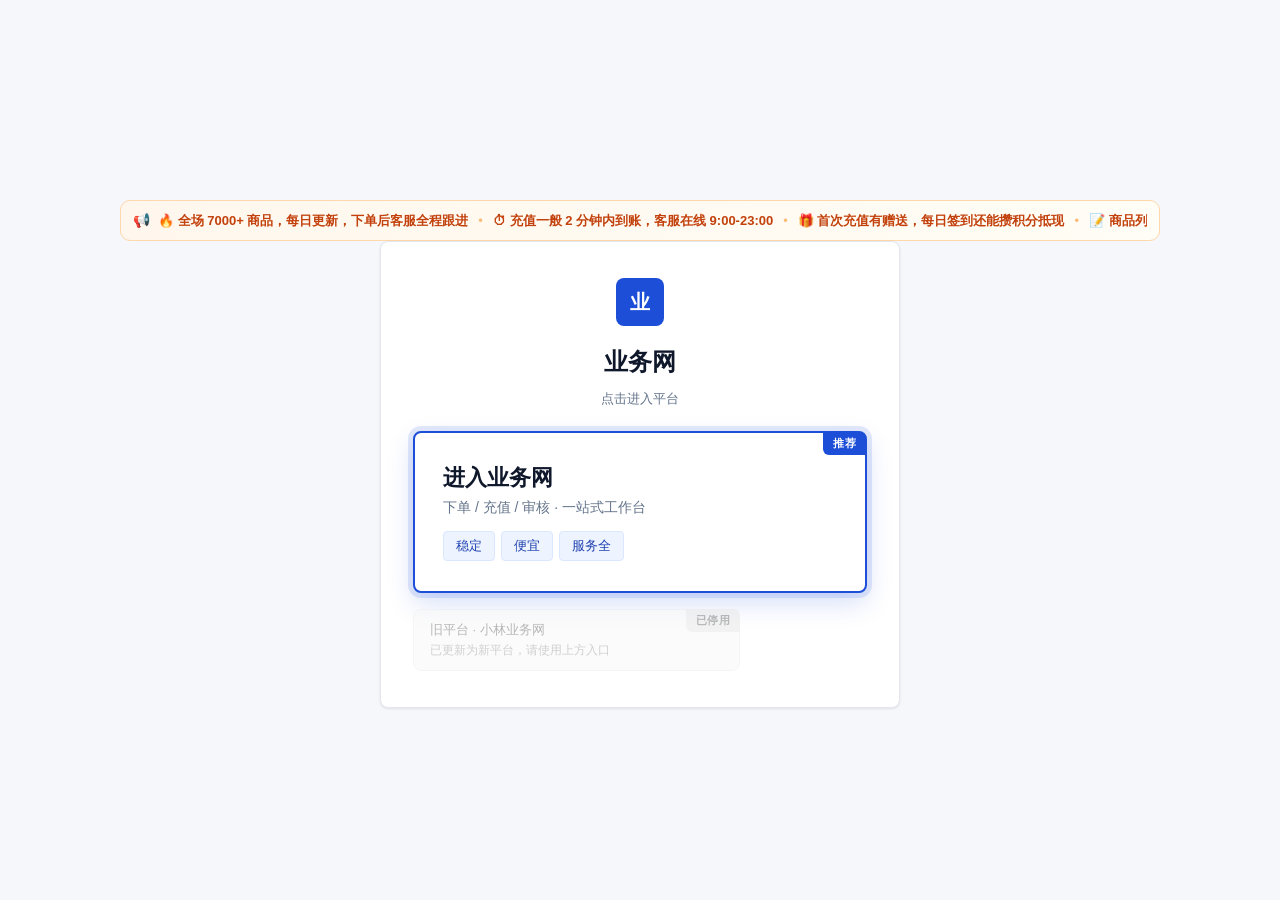
<file: index.html>
<!DOCTYPE html>
<html lang="zh-CN">
<head>
  <meta charset="UTF-8" />
  <meta name="viewport" content="width=device-width, initial-scale=1.0" />
  <meta http-equiv="Cache-Control" content="no-cache, must-revalidate" />
  <title>业务网 · 统一工作台</title>
  <link rel="stylesheet" href="css/style.css?v=79" />
  <script src="config.js"></script>
</head>
<body class="page-entry">

  <!-- 滚动字幕：首页 / 登录页 / 应用内都显示，内容后台可配置 -->
  <div class="mq-wrap" id="mqWrap" style="display:none">
    <div class="marquee" id="marquee" role="marquee" aria-label="平台公告">
      <span class="mq-tag">📢</span>
      <div class="mq-view"><div class="mq-track" id="mqTrack"></div></div>
    </div>
  </div>

  <!-- ============ 平台选择（默认界面） ============ -->
  <div class="wrap-narrow card tight" id="homeBox">
    <div class="entry-head" style="margin-bottom:22px">
      <div class="logo">业</div>
      <h1>业务网</h1>
      <p>点击进入平台</p>
    </div>
    <div class="choices">
      <button type="button" class="choice choice-new" id="goNew">
        <div class="ribbon">推荐</div>
        <div class="c-title">进入业务网</div>
        <div class="c-desc">下单 / 充值 / 审核 · 一站式工作台</div>
        <div class="chips">
          <span class="chip">稳定</span>
          <span class="chip">便宜</span>
          <span class="chip">服务全</span>
        </div>
      </button>
      <button type="button" class="choice choice-old disabled" id="goOld" aria-disabled="true">
        <div class="ribbon">已停用</div>
        <div class="c-title">旧平台 · 小林业务网</div>
        <div class="c-desc">已更新为新平台，请使用上方入口</div>
      </button>
    </div>
  </div>

  <!-- ============ 登录 ============ -->
  <div class="wrap-narrow card tight" id="loginBox" style="display:none">
    <div class="entry-head" style="margin-bottom:18px">
      <div class="logo">业</div>
      <h1>业务网</h1>
      <p>请选择登录方式</p>
    </div>

    <div class="login-split">
      <button type="button" class="login-card user active" data-mode="user">
        <div class="lc-title">用户登录</div>
        <div class="lc-desc">手机号一键登录 / 注册</div>
      </button>
      <button type="button" class="login-card admin" data-mode="admin">
        <div class="lc-title">管理员登录</div>
        <div class="lc-desc">账号 + 密码</div>
      </button>
    </div>

    <!-- 用户登录 -->
    <div id="loginUser">
      <div class="field">
        <label>手机号</label>
        <input id="loginPhone" inputmode="numeric" autocomplete="tel" placeholder="11 位手机号" />
      </div>
      <div class="field">
        <label id="loginPwdLabel">密码</label>
        <div class="pwd">
          <input id="loginPwd" type="password" autocomplete="current-password" placeholder="请输入登录密码" />
          <button type="button" id="loginPwdToggle" class="pwd-toggle">显示</button>
        </div>
      </div>
      <div class="field" id="loginPwd2Field">
        <label>确认密码</label>
        <input id="loginPwd2" type="password" autocomplete="new-password" placeholder="请再次输入密码（首次设置）" />
      </div>
      <div class="field">
        <label>邀请码（选填，新用户填可得积分福利）</label>
        <input id="loginInvite" placeholder="填写邀请人的邀请码" />
      </div>
      <button class="btn btn-primary btn-block" id="loginUserBtn">登录 / 注册</button>
      <div class="msg err" id="loginUserMsg"></div>
    </div>

    <!-- 管理员登录 -->
    <div id="loginAdmin" style="display:none">
      <div class="field">
        <label>账号</label>
        <input id="username" autocomplete="username" placeholder="管理员账号" />
      </div>
      <div class="field">
        <label>密码</label>
        <div class="pwd">
          <input id="password" type="password" placeholder="******" />
          <button type="button" id="pwdToggle" class="pwd-toggle">显示</button>
        </div>
      </div>
      <button class="btn btn-primary btn-block" id="loginAdminBtn">登录</button>
      <div class="msg err" id="loginAdminMsg"></div>
    </div>

    <div class="back-home"><a href="javascript:void(0)" id="backHome">← 返回平台选择</a></div>
  </div>

  <!-- ============ 主界面 ============ -->
  <div class="wrap card" id="appBox" style="display:none">
    <div class="topbar">
      <div class="brandmark">
        <div class="logo">业</div>
        <div>
          <h1 class="title">业务网</h1>
          <div class="subtitle" id="whoami">--</div>
        </div>
      </div>
      <div class="actions">
        <span class="top-balance" id="topBalance">¥0.00</span>
        <button class="btn btn-ghost btn-sm" id="topServiceBtn" title="联系微信客服">💬<span class="hide-sm"> 联系客服</span></button>
        <button class="btn btn-ghost btn-sm" id="topOrdersBtn" title="我的订单">📋<span class="hide-sm"> 我的订单</span><span class="btn-badge" id="topOrdersBadge" style="display:none">0</span></button>
        <button class="btn btn-ghost btn-sm" id="topAiBtn" title="AI 创作" style="display:none">🎨<span class="hide-sm"> AI创作</span></button>
        <button class="btn btn-primary btn-sm" id="topRechargeBtn"><span class="hide-sm">💰 </span>充值</button>
        <button class="btn btn-ghost btn-sm" id="soundBtn" title="消息声音提醒开关（点击切换）">🔔</button>
        <button class="btn btn-ghost btn-sm" id="logoutBtn">退出</button>
      </div>
    </div>

    <!-- 主导航 -->
    <div class="nav" id="nav"></div>


    <!-- ---------- 工作台（用户端 / 管理员也能用） ---------- -->
    <div class="view" id="view-work">
      <div class="ann-list" id="annList" style="display:none"></div>

      <!-- 问候横幅：按时段 + 励志语轮播 -->
      <div class="greet-banner" id="greetBanner">
        <div class="greet-left">
          <div class="greet-hello" id="greetHello">你好</div>
          <div class="greet-sub" id="greetSub">欢迎回来</div>
        </div>
        <div class="greet-quote" id="greetQuote"></div>
      </div>

      <div class="stats-strip" id="statsStrip" style="display:none">
        <div class="ss-cells">
          <div class="ss-cell"><div class="ss-val"><span id="stUsers">0</span><i>位</i></div><div class="ss-lbl">已服务用户</div></div>
          <div class="ss-cell"><div class="ss-val"><span id="stOrders">0</span><i>单</i></div><div class="ss-lbl">累计完成</div></div>
          <div class="ss-cell"><div class="ss-val"><span id="stToday">0</span><i>单</i></div><div class="ss-lbl">今日已完成</div></div>
        </div>
        <div class="ss-text" id="statsText" style="display:none"></div>
      </div>

      <div class="coupon-entry" id="couponEntry" style="display:none" onclick="switchView('coupons')">
        <span class="ce-ico">🎟</span>
        <span class="ce-txt"><b>领券中心</b>　美团外卖 / 到店优惠券，一键领取，领券免费</span>
        <span class="ce-go">去看看 ›</span>
      </div>

      <div class="points-bar">
        <div class="pb-left">
          <span class="pb-num" id="myBalance">¥0.00</span>
          <span class="pb-lbl">余额 · 可提现 ¥<span id="myBalanceCash">0.00</span> ｜ 赠送 ¥<span id="myBalanceGift">0.00</span><span id="pointsYuan" style="display:none"></span></span>
        </div>
        <div class="pb-right">
          <span class="t-meta">积分 <b id="myPoints">0</b></span>
          <span class="t-meta" id="streakTip"></span>
          <button class="btn btn-ghost btn-sm" id="checkinBtn">签到</button>
          <button class="btn btn-ghost btn-sm" id="ordersBtn">📋 我的订单<span class="btn-badge" id="ordersBadge" style="display:none">0</span></button>
          <button class="btn btn-ghost btn-sm" id="walletBtn">钱包</button>
          <button class="btn btn-primary btn-sm" id="rechargeBtn">充值</button>
        </div>
      </div>

      <div class="recharge-box" id="rechargeBox" style="display:none">
        <div class="section-title" style="margin-top:26px">账户充值</div>
        <div class="rc-eta" id="rcEtaBar">⏱ <b>到账时间：</b>提交后管理员核对截图，一般 <b>2 分钟</b>内到账（服务时间 9:00-23:00，其余时段顺延）</div>
        <div class="rc-recent" id="rcRecent" style="display:none"></div>
        <div class="pay-steps">
          <div class="pay-step">
            <span class="step-no">1</span>
            <div class="step-body">
              <div class="step-title">扫码付款（支付宝 / 微信都行）</div>
              <div class="pay-methods" id="payMethods">
                <button type="button" class="pm-btn active" data-pm="支付宝">💙 支付宝</button>
                <button type="button" class="pm-btn" data-pm="微信">💚 微信支付</button>
              </div>
              <div class="t-meta" id="qrTipTop">长按下方二维码识别，或对应 App「扫一扫」，付款金额填你要充的值。</div>
              <img class="qr-img" id="qrImg" src="img/alipay-qr.jpg" alt="收款码" />
              <div class="t-meta" id="qrTip">支持信用卡 / 花呗付款</div>
            </div>
          </div>
          <div class="pay-step">
            <span class="step-no">2</span>
            <div class="step-body">
              <div class="step-title">填付款信息并上传截图</div>
              <div class="row2">
                <div class="field">
                  <label>充值金额 *（1 元 = 1 元余额）</label>
                  <div class="rc-presets" id="rcPresets">
                    <button type="button" data-amt="10">¥10</button>
                    <button type="button" data-amt="30">¥30</button>
                    <button type="button" data-amt="50">¥50</button>
                    <button type="button" data-amt="100">¥100</button>
                    <button type="button" data-amt="200">¥200</button>
                  </div>
                  <input id="rcAmount" type="number" min="1" placeholder="或手动输入金额，如 20" />
                </div>
                <div class="field">
                  <label id="rcAccountLabel">支付宝账号 / 昵称 *</label>
                  <input id="rcAccount" placeholder="你付款用的支付宝账号或昵称" />
                </div>
              </div>
              <span class="t-meta" id="rcTip"></span>
              <div class="field" style="margin-top:10px">
                <label>付款成功截图 *</label>
                <div class="uploader">
                  <label class="upload-pick" id="rcPickBtn">📷 点击选择付款截图
                    <input type="file" id="rcFile" accept="image/*" />
                  </label>
                  <span class="t-meta">转账成功页截图（能看到金额和付款时间）；选好后请等下方出现「✅ 已上传成功」</span>
                </div>
                <div class="thumbs" id="rcThumb"></div>
                <div class="msg" id="rcUpMsg" style="margin-top:6px"></div>
              </div>
              <div class="actions" style="margin-top:12px">
                <button class="btn btn-primary btn-sm" id="rcSubmitBtn">我已付款，提交审核</button>
                <span class="msg ok" id="rcMsg"></span>
              </div>
              <div class="rc-urge" id="rcUrgeBox" style="display:none">
                <span class="t-meta">超过预计时间还没到账？</span>
                <button class="btn btn-ghost btn-sm" id="rcUrgeBtn">催一下管理员</button>
                <span class="msg" id="rcUrgeMsg"></span>
              </div>
              <div class="t-meta" style="margin-top:10px">
                提交后管理员核对截图，通过后自动到账。1 元 = 1 元余额（计入「可提现余额」，可直接下单，满足条件可提现）。
              </div>
            </div>
          </div>
        </div>
        <div class="sub-title" style="margin:18px 0 8px">我的充值记录</div>
        <div id="rcList" class="task-list"></div>
      </div>

      <div class="shop-hint" id="workHint">
        <b>先看「商品下单」：</b>常见需求都已上架商品（价格按你的等级显示），直接下单更快。
        <span class="hint-go" id="gotoShop">去商品下单 →</span>
        <div class="hint-sub">只有在商品列表里找不到你要的，才用下面的「类型任务提交」，由管理员人工报价处理。</div>
      </div>

      <div class="section-title" id="manualSubmitTitle">📝 手动提交需求（商品列表里没有的，填在这里）</div>
      <div class="t-meta" style="margin:-4px 0 10px">填写你需要的任务类型、要求和联系方式，管理员会为你人工报价后再处理。</div>
      <div class="row2">
        <div class="field">
          <label>任务类型 *</label>
          <input id="type" placeholder="例如：点赞 / 关注 / 数据标注" />
        </div>
        <div class="field">
          <label>联系方式 *</label>
          <input id="contact" placeholder="手机号 / 微信号" />
        </div>
      </div>
      <div class="quick" id="quickTypes"></div>
      <div class="row2">
        <div class="field">
          <label>预估金额 <small>（仅供参考，以审核为准）</small></label>
          <div class="estimate pending" id="needPoints">--</div>
        </div>
        <div class="field">
          <label>折算积分 <small>（按比例，仅参考）</small></label>
          <div class="estimate pending" id="estimate">待评估</div>
        </div>
      </div>
      <div class="t-meta" id="payTip" style="margin: -6px 0 14px">提交后由管理员审核并决定实际扣除多少金额（元），提交时不会扣费。</div>
      <div class="field">
        <label>任务描述（选填，可直接粘贴含链接的文字，系统会自动提取）</label>
        <textarea id="desc" placeholder="补充说明任务要求…（粘贴整段文字也行，链接会自动识别）"></textarea>
      </div>
      <div class="t-meta link-hint" id="linkHint" style="display:none"></div>
      <div class="field">
        <label>任务图片（选填，最多 6 张）</label>
        <div class="uploader">
          <input type="file" id="imgInput" accept="image/*" multiple hidden />
          <button type="button" class="btn btn-ghost btn-sm" id="pickBtn">+ 选择图片</button>
          <span class="t-meta">支持 jpg / png / webp，单张不超过 5MB</span>
        </div>
        <div class="thumbs" id="thumbs"></div>
      </div>
      <div class="actions">
        <button class="btn btn-primary" id="submitBtn">提交任务（审核后扣费）</button>
        <span id="submitMsg" class="msg ok"></span>
      </div>

      <div class="section-title">我的任务 / 当前进度</div>
      <div id="taskList" class="task-list"><div class="loading">加载中…</div></div>
    </div>

    <!-- ---------- 我的订单（用户端） ---------- -->
    <div class="view" id="view-orders" style="display:none">
      <div class="section-title">我的订单</div>
      <div class="t-meta" style="margin-bottom:10px">你提交的全部订单与进度都在这里。<b>待支付补单</b>可直接在本页支付；补单由客服专属下单，会带「补单」标记。</div>
      <div class="as-stat" id="orderStat"></div>
      <div id="payOrders"></div>
      <div class="order-filters" id="orderFilters">
        <button class="sf-btn active" data-ost="all">全部</button>
        <button class="sf-btn" data-ost="pending_review">待审核</button>
        <button class="sf-btn" data-ost="approved">已受理</button>
        <button class="sf-btn" data-ost="completed">已完成</button>
        <button class="sf-btn" data-ost="makeup">🎁 补单</button>
        <button class="sf-btn" data-ost="rejected">已拒绝</button>
        <button class="btn btn-ghost btn-sm" id="orderRefresh">刷新</button>
      </div>
      <div id="orderList" class="task-list"><div class="loading">加载中…</div></div>
    </div>

    <!-- ---------- 我的消息（用户端） ---------- -->
    <div class="view" id="view-messages" style="display:none">
      <div class="section-title">我的消息</div>
      <div class="t-meta" style="margin-bottom:6px">管理员的通知会显示在这里，<b>你可以直接回复</b>，回复后管理员会收到。</div>
      <div class="msg-summary" id="msgSummary"></div>
      <div id="msgList" class="msg-list msg-chat"><div class="loading">加载中…</div></div>
      <div class="chat-input">
        <input id="msgReplyInput" placeholder="输入回复内容，按回车发送…" />
        <button class="btn btn-primary btn-sm" id="msgReplyBtn">发送</button>
      </div>
    </div>

    <!-- ---------- 在线客服（用户端） ---------- -->
    <div class="view" id="view-chat" style="display:none">
      <div class="section-title">在线客服</div>
      <div class="t-meta" style="margin-bottom:12px">有问题随时联系客服，客服回复会实时显示在这里。</div>
      <div class="chat-box" id="chatBox"><div class="loading">加载中…</div></div>
      <div class="chat-input">
        <input id="chatInput" placeholder="输入消息，按回车发送…" />
        <button type="button" class="btn btn-ghost btn-sm" id="chatImgBtn" title="发送图片">图片</button>
        <button type="button" class="btn btn-ghost btn-sm" id="chatFileBtn" title="发送文件">文件</button>
        <button class="btn btn-primary btn-sm" id="chatSendBtn">发送</button>
      </div>
      <div class="chat-attach" id="chatAttach"></div>
    </div>

    <!-- ---------- 邀请好友（用户端） ---------- -->
    <div class="view" id="view-invite" style="display:none">
      <div class="section-title">邀请好友 · 推广赚收益</div>
      <div class="invite-card">
        <div class="t-meta">我的专属邀请码</div>
        <div class="invite-code" id="inviteCode">--</div>
        <div class="invite-qr">
          <canvas id="inviteQr" width="150" height="150"></canvas>
          <div class="t-meta">扫码或长按保存，分享给好友</div>
        </div>
        <div class="actions" style="margin-top:10px">
          <button class="btn btn-primary btn-sm" id="copyCodeBtn">复制邀请码</button>
          <button class="btn btn-ghost btn-sm" id="copyLinkBtn">复制邀请链接</button>
          <button class="btn btn-ghost btn-sm" id="copyQrBtn">保存二维码</button>
        </div>
        <div class="t-meta" id="inviteRule" style="margin-top:10px"></div>
        <div class="t-meta" id="invitePromo" style="margin-top:6px"></div>
      </div>
      <div class="stats" style="margin:16px 0">
        <div class="stat"><div class="s-num brand" id="invitedCount">0</div><div class="s-lbl">已邀请人数</div></div>
        <div class="stat"><div class="s-num ok" id="inviteEarned">0</div><div class="s-lbl">累计邀请积分</div></div>
        <div class="stat"><div class="s-num warn" id="inviteCommission">¥0.00</div><div class="s-lbl">累计推广佣金</div></div>
      </div>

      <div class="section-title">邀请阶梯奖励</div>
      <div id="inviteTiers" class="tier-list"></div>

      <div class="section-title">邀请排行榜 <span class="t-meta" id="inviteMyRank"></span></div>
      <div id="inviteRanking" class="rank-list"></div>

      <div class="section-title">已邀请的用户 <span class="t-meta">（含其消费与给你带来的佣金）</span></div>
      <div id="invitedList" class="task-list"><div class="loading">加载中…</div></div>
    </div>

    <!-- ---------- 用户管理（管理员） ---------- -->
    <div class="view" id="view-users" style="display:none">
      <div class="section-title">用户管理</div>
      <div class="rate-add">
        <input id="userSearch" class="grow" placeholder="搜索手机号…" />
        <button class="btn btn-primary btn-sm" id="userSearchBtn">搜索</button>
        <button class="btn btn-ghost btn-sm" id="userAllBtn">全部</button>
        <button class="btn btn-ghost btn-sm" id="broadcastBtn">群发消息</button>
        <span class="t-meta" id="userCount"></span>
      </div>
      <div class="user-table">
        <div class="ut-head">
          <span>手机号</span><span>积分</span><span>任务数</span><span>邀请数</span><span>到账充值</span><span>注册时间</span><span>最近登录</span><span>等级</span><span>操作</span>
        </div>
        <div id="userList"><div class="loading">加载中…</div></div>
      </div>
    </div>

    <!-- ---------- 客服消息（管理员） ---------- -->
    <!-- ---------- 用户消息（管理员） ---------- -->
    <div class="view" id="view-msgAdmin" style="display:none">
      <div class="section-title">用户消息</div>
      <div class="t-meta" style="margin-bottom:8px">用户对平台消息的回复。打开会话即标记已读，可直接回复（用户会在「消息」里收到）。</div>
      <div class="as-stat" id="msgAdmStat"></div>
      <div class="cs-grid">
        <div class="cs-convs">
          <div id="msgConvList" class="task-list"><div class="loading">加载中…</div></div>
        </div>
        <div class="cs-panel">
          <div class="t-meta" id="msgConvWho" style="margin-bottom:8px">未选择用户</div>
          <div class="chat-box" id="msgThread"><div class="empty">请从左侧选择一个用户</div></div>
          <div class="preset-chips" id="msgPresetChips"><span class="t-meta">预设文字加载中…</span></div>
          <div class="chat-input">
            <input id="msgAdmReply" placeholder="输入回复内容，按回车发送…" />
            <button class="btn btn-primary btn-sm" id="msgAdmSend">发送</button>
          </div>
          <div class="cs-tools">
            <input id="msgToPhone" class="grow" placeholder="指定用户手机号（可发给任意用户）…" />
            <button class="btn btn-ghost btn-sm" id="msgSendToBtn">指定发送</button>
            <button class="btn btn-green btn-sm" id="msgOrderBtn">📦 发订单</button>
            <button class="btn btn-red btn-sm" id="msgRedpackBtn">🧧 发红包</button>
          </div>
        </div>
      </div>
    </div>

    <div class="view" id="view-cs" style="display:none">
      <div class="section-title">客服消息</div>
      <div class="t-meta" style="margin-bottom:12px">左侧选择用户会话，右侧回复。可直接点预设文字填入回复框。</div>
      <div class="cs-grid">
        <div class="cs-convs">
          <div id="convList" class="task-list"><div class="loading">加载中…</div></div>
        </div>
        <div class="cs-panel">
          <div class="t-meta" id="csWho" style="margin-bottom:8px">未选择会话</div>
          <div class="chat-box" id="csBox"><div class="empty">请从左侧选择一个用户会话</div></div>
          <div class="preset-chips" id="presetChips"><span class="t-meta">预设文字加载中…</span></div>
          <div class="chat-input">
            <input id="csReply" placeholder="输入回复内容，按回车发送…" />
            <button type="button" class="btn btn-ghost btn-sm" id="csImgBtn" title="发送图片">图片</button>
            <button type="button" class="btn btn-ghost btn-sm" id="csFileBtn" title="发送文件">文件</button>
            <button class="btn btn-primary btn-sm" id="csSendBtn">发送</button>
          </div>
          <div class="chat-attach" id="csAttach"></div>
          <div class="sent-panel">
            <div class="sent-head"><span>📦 补单记录（客服发给用户的订单）</span><button class="btn btn-ghost btn-xs" id="csSentRefresh">刷新</button></div>
            <div id="csSentOrders" class="sent-list"><div class="t-meta">点「刷新」查看</div></div>
          </div>
          <div class="cs-tools">
            <input id="csToPhone" class="grow" placeholder="指定用户手机号（可给任意用户发消息）…" />
            <button class="btn btn-ghost btn-sm" id="csSendToBtn">指定发送</button>
            <button class="btn btn-green btn-sm" id="csOrderBtn">📦 发订单</button>
            <button class="btn btn-red btn-sm" id="csRedpackBtn">🧧 发红包</button>
          </div>
          <div class="preset-manage">
            <input id="csNewPreset" class="grow" placeholder="新增一条预设文字…" />
            <button class="btn btn-ghost btn-sm" id="csAddPresetBtn">加为预设</button>
          </div>
          <div id="csPresetList" class="preset-manage-list"></div>
        </div>
      </div>
    </div>

    <!-- ---------- 领券中心（用户端） ---------- -->
    <div class="view" id="view-offers" style="display:none">
      <div class="section-title">🎯 任务中心</div>
      <div class="t-meta" style="margin-bottom:12px">完成下面的任务即可获得<b>积分奖励</b>：按步骤操作后上传截图，管理员审核通过后积分自动到账，<b>下单时可直接抵扣</b>。</div>
      <div id="offerList" class="coupon-list"><div class="loading">加载中…</div></div>
    </div>

    <!-- ---------- 弹窗与任务管理（管理员） ---------- -->
    <div class="view" id="view-ops" style="display:none">
      <div class="section-title">弹窗与任务管理</div>
      <div class="t-meta" style="margin-bottom:10px">「首页弹窗」在用户进入工作台时弹出（可叠加多条，按排序依次弹）；「任务」展示在用户端「任务中心」，用户上传截图 → 你在这里审核 → 通过后积分自动到账。</div>
      <div class="section-title" style="font-size:15px">📥 待审核提交 <span id="opsPendingBadge" class="cp-tag" style="display:none"></span></div>
      <div class="actions" style="margin-bottom:8px">
        <select id="opsClaimFilter" class="shop-catsel" style="max-width:150px">
          <option value="pending">待审核</option>
          <option value="approved">已通过</option>
          <option value="rejected">已驳回</option>
        </select>
        <button class="btn btn-ghost btn-sm" id="opsClaimRefresh">刷新</button>
      </div>
      <div id="opsClaims" class="coupon-list" style="margin-bottom:18px"><div class="loading">加载中…</div></div>

      <div class="section-title" style="font-size:15px">🎯 活动任务</div>
      <div class="actions" style="margin-bottom:8px">
        <button class="btn btn-green btn-sm" id="offerAddBtn">+ 新增任务</button>
        <button class="btn btn-ghost btn-sm" id="offerRefreshBtn">刷新</button>
      </div>
      <div id="offerAdminList" class="coupon-list" style="margin-bottom:18px"><div class="loading">加载中…</div></div>

      <div class="section-title" style="font-size:15px">🏠 首页弹窗</div>
      <div class="t-meta" style="margin-bottom:8px">弹窗频率：每次进入都弹 / 每天一次 / 只弹一次。按钮可跳转平台内页面（任务中心、领券中心、商品页、充值、邀请）或外部链接。</div>
      <div class="actions" style="margin-bottom:8px">
        <button class="btn btn-green btn-sm" id="popAddBtn">+ 新增弹窗</button>
        <button class="btn btn-ghost btn-sm" id="popRefreshBtn">刷新</button>
      </div>
      <div id="popAdminList" class="coupon-list"><div class="loading">加载中…</div></div>
    </div>

    <div class="view" id="view-coupons" style="display:none">
      <div class="section-title">🎟 领券中心</div>
      <div class="t-meta" style="margin-bottom:12px">下面的优惠券都来自官方推广渠道，<b>点「一键领取」会跳转到官方页面</b>领取（在美团 App 内使用）。领券免费，不影响你的余额。</div>
      <div class="coupon-list" id="couponList"><div class="loading">加载中…</div></div>
    </div>

    <!-- ---------- AI 创作（图片 / 视频生成） ---------- -->
    <div class="view" id="view-ai" style="display:none">
      <div class="section-title">🎨 AI 创作</div>
      <div class="ai-quota" id="aiQuota">免费额度加载中…</div>
      <div class="ai-tabs">
        <button type="button" class="ai-tab active" data-ak="image">🖼️ 图片生成</button>
        <button type="button" class="ai-tab" data-ak="video">🎬 视频生成</button>
      </div>
      <div class="field">
        <label>描述你想要的画面</label>
        <textarea id="aiPrompt" rows="3" placeholder="例：一只橘猫坐在木椅上，窗边洒进暖色阳光，安静治愈"></textarea>
        <span class="t-meta">写得越具体效果越好：主体 + 动作 + 场景 + 氛围</span>
      </div>
      <div class="field">
        <label>画面比例</label>
        <div class="ai-chips" id="aiSizes"></div>
      </div>
      <div class="field">
        <label>风格</label>
        <div class="ai-chips" id="aiStyles"></div>
      </div>
      <div class="field">
        <label>生成数量 <span class="t-meta" id="aiCountTip"></span></label>
        <div class="ai-chips" id="aiCounts"></div>
      </div>
      <details class="ai-adv">
        <summary>高级设置</summary>
        <div class="field">
          <label>随机种子</label>
          <input id="aiSeed" inputmode="numeric" placeholder="留空 = 每次都不一样；填同一个数字可复现同一张" />
        </div>
      </details>
      <div class="actions">
        <button type="button" class="btn primary" id="aiGo">✨ 开始生成</button>
      </div>
      <div class="msg" id="aiMsg"></div>
      <div class="section-title" style="margin-top:20px">🖼 我的作品</div>
      <div class="ai-grid" id="aiHistory"><div class="loading">加载中…</div></div>
    </div>

    <!-- AI 作品点击放大预览（图片 / 视频通用） -->
    <div class="modal" id="aiPreview" style="display:none" onclick="if(event.target===this)closeAiPreview()"></div>

    <!-- AI 创作宣传弹窗（每天首次进入自动展示，可在后台关闭） -->
    <div class="modal" id="aiPromoModal" style="display:none">
      <div class="modal-box ai-promo-box">
        <div class="ai-promo-ico">🎨</div>
        <div class="modal-title" id="aiPromoTitle">AI 创作上线</div>
        <div class="t-meta" id="aiPromoText">输入一句话，免费生成图片</div>
        <ul class="ai-promo-list">
          <li>✍️ 写一句话就能出图，不用会画画</li>
          <li>🎛️ 比例、风格、数量都能自己调</li>
          <li>🆓 每天都有免费次数，不用花钱</li>
        </ul>
        <div class="actions">
          <button type="button" class="btn ghost" id="aiPromoClose">以后再说</button>
          <button type="button" class="btn primary" id="aiPromoGo">立即体验</button>
        </div>
      </div>
    </div>

    <!-- ---------- 领券管理（管理员） ---------- -->
    <div class="view" id="view-couponsAdm" style="display:none">
      <div class="section-title">领券中心管理</div>
      <div class="t-meta" style="margin-bottom:10px">
        填写<b>官方推广链接</b>（美团联盟 media.meituan.com / union.meituan.com 生成的链接，或官方小程序路径），用户点击「一键领取」会跳过去领券。
        <b>请勿填写非官方或来路不明的链接</b>——既拿不到佣金，也可能被平台判违规。
      </div>
      <details class="cp-help">
        <summary>📖 怎么拿到官方推广链接？（点开看步骤，5 分钟搞定）</summary>
        <div class="cp-help-body">
          <div class="t-meta" style="margin-bottom:6px">渠道：<b>美团联盟</b>（官方，免费注册，无技术服务费）。个人可从微信「美团联盟」小程序快速开通。</div>
          <ol class="cp-help-list">
            <li>打开 <a href="https://media.meituan.com/pc/index.html#/" target="_blank" rel="noopener">media.meituan.com</a> → 点【注册】→ 登录</li>
            <li>左侧「<b>账户管理 → 资质管理</b>」完成认证（⚠️ 账户性质提交后不可改；手机号只记第一次填的）</li>
            <li>左侧「<b>媒体管理</b>」→【新增媒体】→ 保存后复制列表里的 <b>APPKEY</b></li>
            <li>左侧「<b>推广位管理</b>」→【新增推广位】→ 确定后复制列表里的 <b>SID</b></li>
            <li>左侧「<b>选品广场 → 物料推广</b>」→ 找到券 →【立即推广】→ 选媒体+推广位 →【复制文案】拿到链接（建议用短链/长链）</li>
            <li>回到这里：编辑券位 → 粘贴链接 → 勾选「在用户端显示」→ 保存。用户端立刻出现</li>
          </ol>
          <div class="t-meta">📈 效果在联盟后台「效果报表 / 收入概览」查看（可按 SID 区分是哪个位置带来的）。<b>用户退款或风控会产生负向佣金</b>。完整图文步骤见工作目录的《美团联盟注册与取链指南.md》。</div>
        </div>
      </details>
      <div class="actions" style="margin-bottom:12px">
        <button class="btn btn-green btn-sm" id="cpAddBtn">+ 新增券位</button>
        <button class="btn btn-ghost btn-sm" id="cpRefreshBtn">刷新</button>
      </div>
      <div id="cpAdminList" class="task-list"><div class="loading">加载中…</div></div>
    </div>

    <!-- ---------- 充值审核（管理员） ---------- -->
    <div class="view" id="view-pay" style="display:none">
      <div class="section-title">充值申请</div>
      <div class="t-meta" style="margin-bottom:12px">
        用户扫码付款并上传截图 &amp; 支付宝账号后，在此核对截图与账号，确认无误即到账。
      </div>
      <div id="payList" class="task-list"><div class="loading">加载中…</div></div>
    </div>

    <!-- ---------- 任务审核（管理员） ---------- -->
    <div class="view" id="view-tasks" style="display:none">
      <div class="section-title">经营看板</div>
      <div class="dash-grid" id="dashGrid" style="display:none"></div>
      <div class="usage-bar" id="usageBar" style="display:none"></div>
      <div class="actions" style="margin-bottom:12px">
        <button class="btn btn-ghost btn-sm" id="bulkRejectBtn">🧹 一键关闭「余额不足」的待审单</button>
        <button class="btn btn-ghost btn-sm" id="dashRefreshBtn">刷新数据</button>
      </div>

      <div class="section-title" style="margin-top:22px">💰 收入总览（历史）</div>
      <div class="inc-bar" id="incBar">
        <button class="sf-btn active" data-days="30">近 30 天</button>
        <button class="sf-btn" data-days="7">近 7 天</button>
        <button class="sf-btn" data-days="90">近 90 天</button>
        <button class="sf-btn" data-days="365">近一年</button>
        <button class="sf-btn" data-days="3650">全部历史</button>
        <span class="t-meta">卡片是<b>全部历史累计</b>；下方「按日」跟随所选区间</span>
        <button class="btn btn-ghost btn-sm" id="incExportBtn">📥 导出明细 CSV（Excel 可开）</button>
      </div>
      <div class="inc-cards" id="incCards"></div>
      <div id="incBody"><div class="loading">加载中…</div></div>
      <div class="section-title" style="margin-top:22px">任务审核</div>
      <div class="t-meta" style="margin-bottom:10px">点下方分类筛选：<b>待审核</b>（一审）→ <b>待完成</b>（二审）→ <b>已完成</b> / <b>已拒绝</b>。卡片内显示商品信息与用户余额是否够扣。</div>
      <div class="stats stats-click" id="stats"></div>
      <div id="list" class="task-list"><div class="loading">加载中…</div></div>
    </div>

    <!-- ---------- 金额规则（管理员） ---------- -->
    <div class="view" id="view-rules" style="display:none">
      <div class="section-title">首页滚动字幕</div>
      <div class="t-meta" style="margin:-4px 0 10px">用户端顶部那条滚动字幕在这里改。<b>改完自动保存并立即生效</b>（不用再点下面的保存按钮），用户端刷新页面即可看到。</div>
        <label class="chk inline-field"><input type="checkbox" id="setMqOn" /> 在用户端显示滚动字幕（每个页面顶部）</label>
        <label class="inline-field">滚动速度<input id="setMqSpeed" class="num" type="number" min="5" max="300" step="1" /><span>秒/圈（数字越小滚得越快，允许 5~300）</span></label>
        <div class="mq-speed-presets">
          <span class="t-meta">快捷设置：</span>
          <button type="button" class="btn btn-ghost btn-xs" data-mqspeed="15">很快 15 秒</button>
          <button type="button" class="btn btn-ghost btn-xs" data-mqspeed="22">较快 22 秒</button>
          <button type="button" class="btn btn-ghost btn-xs" data-mqspeed="30">正常 30 秒</button>
          <button type="button" class="btn btn-ghost btn-xs" data-mqspeed="45">较慢 45 秒</button>
          <button type="button" class="btn btn-ghost btn-xs" data-mqspeed="60">很慢 60 秒</button>
        </div>
        <div class="field" style="margin:6px 0 4px">
          <label>字幕内容（<b>每行一条</b>；可在行首加 <b>[红] [橙] [绿] [蓝] [紫] [灰]</b> 设置该条颜色；留空=系统默认文案）</label>
          <textarea id="setMqText" rows="6" placeholder="[红]🔥 今日已完成 {today} 单，{online} 人在线&#10;[橙]⏱ 充值一般 2 分钟内到账&#10;[绿]✅ 已服务 {users} 位用户，累计完成 {orders} 单"></textarea>
        </div>
        <div class="mq-vars">
          <span class="t-meta">点一下插入到光标处：</span>
          <button type="button" class="btn btn-ghost btn-xs" data-mqvar="{today}">今日完成</button>
          <button type="button" class="btn btn-ghost btn-xs" data-mqvar="{online}">在线人数</button>
          <button type="button" class="btn btn-ghost btn-xs" data-mqvar="{users}">已服务人数</button>
          <button type="button" class="btn btn-ghost btn-xs" data-mqvar="{orders}">累计完成</button>
          <button type="button" class="btn btn-ghost btn-xs" data-mqvar="{recent}">最近到账</button>
          <span class="t-meta">｜颜色：</span>
          <button type="button" class="btn btn-ghost btn-xs" data-mqvar="[红]">红</button>
          <button type="button" class="btn btn-ghost btn-xs" data-mqvar="[橙]">橙</button>
          <button type="button" class="btn btn-ghost btn-xs" data-mqvar="[绿]">绿</button>
          <button type="button" class="btn btn-ghost btn-xs" data-mqvar="[蓝]">蓝</button>
          <span class="t-meta">｜快捷：</span>
          <button type="button" class="btn btn-ghost btn-xs" data-mqvar="&#10;[橙]💬 客服不在线？点顶部「联系客服」扫码加微信，第一时间处理">➕ 客服微信提示</button>
        </div>
        <div class="t-meta" style="margin:0 0 8px">
          数字来源：<b>{today}/{users}/{orders}</b> 跟随下面「首页数据展示」的<b>真实/自定义</b>设置；<b>{online}</b> 跟随「在线人数」设置；<b>{recent}</b> 取「最近到账」手动文案，留空则自动显示最近一笔真实到账（脱敏）。
        </div>

        <div class="free-rule-title">在线人数 / 最近到账</div>
        <label class="inline-field">在线人数<select id="setOnlineMode" class="num">
          <option value="custom">自定义数字（造势）</option>
          <option value="real">真实统计（最近 5 分钟活跃用户）</option>
        </select></label>
        <label class="inline-field">自定义在线<input id="setStatsOnline" class="num" type="number" min="0" /><span>人</span></label>
        <label class="inline-field">最近到账文案（选填）<input id="setStatsRecent" style="width:260px" placeholder="留空=自动显示最近一笔真实到账" /></label>
        <div class="msg" id="onlineSaved" style="margin:0 0 10px"></div>

        <div class="free-rule-title" style="margin-top:18px">🎨 AI 创作（图片 / 视频生成）</div>
        <div class="t-meta" style="margin:0 0 10px">
          开启后用户端会出现「🎨 AI创作」入口与宣传弹窗。<b>模型与密钥只保存在服务端</b>，用户端与接口都不会下发，平台也不会显示是哪家模型。
        </div>
        <div class="row2">
          <div class="field">
            <label>功能总开关</label>
            <select id="setAiEnabled">
              <option value="0">关闭（用户端完全看不到）</option>
              <option value="1">开启</option>
            </select>
          </div>
          <div class="field">
            <label>图片生成</label>
            <select id="setAiImageOn">
              <option value="1">开启</option>
              <option value="0">关闭</option>
            </select>
          </div>
        </div>
        <div class="row2">
          <div class="field">
            <label>视频生成</label>
            <select id="setAiVideoOn">
              <option value="0">关闭（免费视频接口需密钥）</option>
              <option value="1">开启</option>
            </select>
          </div>
          <div class="field">
            <label>每人每天免费次数</label>
            <input id="setAiDailyLimit" type="number" min="1" max="200" class="num" />
          </div>
        </div>
        <div class="row2">
          <div class="field">
            <label>单次最多生成</label>
            <input id="setAiMaxCount" type="number" min="1" max="3" class="num" />
            <span class="t-meta">免费模型限流约 15 秒 1 张，多张需排队</span>
          </div>
          <div class="field">
            <label>作品保留天数</label>
            <input id="setAiKeepDays" type="number" min="1" max="90" class="num" />
            <span class="t-meta">超期自动清理，省存储</span>
          </div>
        </div>
        <div class="field">
          <label>接口密钥（选填）</label>
          <input id="setAiKey" type="password" placeholder="留空 = 不修改（视频生成需要填）" autocomplete="off" />
          <span class="t-meta" id="aiKeyState"></span>
        </div>
        <div class="field">
          <label>视频未开放时给用户的提示</label>
          <input id="setAiNotice" placeholder="视频生成即将开放，先试试图片生成吧～" />
        </div>
        <div class="free-rule-title" style="margin-top:14px">📣 用户进入时的宣传</div>
        <div class="row2">
          <div class="field">
            <label>宣传开关</label>
            <select id="setAiPromoOn">
              <option value="1">每天首次进入时展示</option>
              <option value="0">不展示（关闭后用户端完全没有这个提示）</option>
            </select>
          </div>
          <div class="field">
            <label>宣传标题</label>
            <input id="setAiPromoTitle" placeholder="AI 创作上线" />
          </div>
        </div>
        <div class="field">
          <label>宣传文案</label>
          <input id="setAiPromoText" placeholder="输入一句话，免费生成图片" />
        </div>
        <div class="actions">
          <button type="button" class="btn primary" id="aiAdminSave">保存 AI 设置</button>
          <button type="button" class="btn ghost" id="aiAdminRefresh">刷新生成记录</button>
          <button type="button" class="btn ghost" id="aiAdminClear">清空全部作品</button>
          <button type="button" class="btn ghost" id="aiAdminPreviewPromo">👁 预览宣传弹窗</button>
        </div>
        <div class="msg" id="aiAdminMsg"></div>
        <div class="ai-admin-stat" id="aiAdminStat"></div>
        <div class="ai-admin-list" id="aiAdminList"></div>

        <div class="free-rule-title" style="margin-top:18px">💬 客服微信（用户端顶栏「联系客服」）</div>
        <div class="t-meta" style="margin:0 0 10px">
          这里控制用户点击顶栏 <b>💬 联系客服</b> 时弹出的二维码与提示。改完点页面底部「保存设置」。
        </div>
        <div class="svc-admin">
          <img id="svcAdminPreview" class="svc-admin-qr" src="img/wechat-service.png" alt="客服二维码预览" />
          <div class="svc-admin-side">
            <label class="btn btn-ghost btn-sm" for="svcQrFile">📷 上传新二维码</label>
            <input type="file" id="svcQrFile" accept="image/*" style="display:none" />
            <button type="button" class="btn btn-ghost btn-sm" id="svcQrReset">恢复默认图</button>
            <div class="msg" id="svcQrMsg"></div>
            <div class="t-meta">建议用微信「保存图片」的原始码，长按可识别。<br />上传后立即生效（自动保存到公开图床）。</div>
          </div>
        </div>
        <div class="row2">
          <div class="field">
            <label>在线状态</label>
            <select id="setServiceOnline">
              <option value="auto">自动（你在后台有操作即在线，5 分钟内算在线）</option>
              <option value="on">强制显示在线</option>
              <option value="off">强制显示离线（提醒用户加微信）</option>
            </select>
          </div>
          <div class="field">
            <label>服务时段</label>
            <input id="setServiceHours" placeholder="9-23" />
            <span class="t-meta">格式「开始-结束」，如 9-23（仅用于提示文案）</span>
          </div>
        </div>
        <div class="field">
          <label>在线时提示文案（留空用默认）</label>
          <input id="setServiceNote" placeholder="例如：客服在线中，有问题直接说～" />
        </div>
        <div class="field">
          <label>离线时提示文案（留空用默认）</label>
          <input id="setServiceNoteOff" placeholder="例如：现在不在线，加微信 138xxxx 找我更快" />
        </div>
        <div class="t-meta" style="margin:0 0 8px">当前线上状态：<b id="svcAdminState">—</b></div>
        <div class="t-meta" id="onlineRealBox" style="margin:0 0 10px"></div>
        <div class="field" style="margin:0 0 10px">
          <label>效果预览（用户端顶部就是这个样子）</label>
          <div id="mqPreview"></div>
          <div class="msg" id="mqSaved" style="margin:6px 0 0"></div>
        </div>

      <div class="section-title" style="margin-top:22px">商品搜索热门词</div>
      <label class="inline-field">热门词（逗号分隔，留空=默认）<input id="setShopHot" style="width:340px" placeholder="抖音,快手,小红书,会员,粉丝,点赞,直播间,播放量" /></label>
      <div class="t-meta" style="margin:-4px 0 10px">显示在商品下单页搜索框下方（最多 10 个），用户点击直接搜该词；搜索无结果时也会展示这些词供一键重搜。随下方「保存设置」一起保存。</div>

      <div class="section-title" style="margin-top:22px">📣 消息推送（不打开网站也能收到）</div>
      <div class="t-meta" style="margin:-4px 0 10px">新订单、用户消息、充值/提现申请、售后、补单支付 → 直接推到你手机（微信 / 钉钉 / iOS）。<b>填好先点「保存设置」，再点「测试推送」</b>，手机收到即配置成功。</div>
      <label class="chk inline-field"><input type="checkbox" id="setPushOn" /> 启用外部推送</label>
      <label class="inline-field">推送方式<select id="setPushType" class="num">
        <option value="off">关闭</option>
        <option value="wecom">企业微信群机器人（Webhook）</option>
        <option value="dingtalk">钉钉群机器人（Webhook）</option>
        <option value="serverchan">Server酱（SendKey → 微信）</option>
        <option value="pushplus">PushPlus（Token → 微信）</option>
        <option value="bark">Bark（key → iOS 推送）</option>
        <option value="custom">自定义 Webhook（POST JSON）</option>
      </select></label>
      <label class="inline-field">Key / Webhook<input id="setPushKey" style="width:360px" placeholder="企业微信/钉钉填完整 Webhook 地址；Server酱填 SendKey；PushPlus 填 token；Bark 填 key" /></label>
      <div class="push-events" id="pushEvents">
        <span class="t-meta">推送这些事件：</span>
        <label class="chk"><input type="checkbox" data-pev="order" /> 新订单</label>
        <label class="chk"><input type="checkbox" data-pev="msg" /> 用户消息</label>
        <label class="chk"><input type="checkbox" data-pev="recharge" /> 充值申请</label>
        <label class="chk"><input type="checkbox" data-pev="withdraw" /> 提现申请</label>
        <label class="chk"><input type="checkbox" data-pev="aftersale" /> 售后申请</label>
        <label class="chk"><input type="checkbox" data-pev="paid" /> 补单支付</label>
      </div>
      <div class="actions">
        <button class="btn btn-primary btn-sm" id="pushTestBtn">📤 测试推送</button>
        <span class="msg" id="pushMsg"></span>
      </div>
      <div class="t-meta push-help">
        <b>怎么拿 Key：</b>① <b>企业微信</b>：群 → 右上角设置 → 群机器人 → 添加 → 复制 Webhook 地址（最省事，推荐）；② <b>钉钉</b>：群设置 → 智能群助手 → 添加机器人 → 自定义 → 复制 Webhook；③ <b>Server酱</b>：sct.ftqq.com 微信扫码登录 → 复制 SendKey（免费，消息进微信）；④ <b>PushPlus</b>：pushplus.plus 微信登录 → 一对一推送 token；⑤ <b>Bark</b>：App Store 装 Bark → 复制 key（iOS）。
      </div>

      <div class="section-title" style="margin-top:22px">积分设置</div>
      <div class="rate-add">
        <label class="inline-field">每天签到得
          <input id="setCheckin" class="num" type="number" min="0" />
          <span>积分</span>
        </label>
        <label class="inline-field">
          <input id="setPerYuan" class="num" type="number" min="1" />
          <span>积分抵 1 元</span>
        </label>
        <label class="inline-field">最高抵扣
          <input id="setRatio" class="num" type="number" min="0" max="100" />
          <span>%</span>
        </label>
        <label class="inline-field">每邀请1人奖
          <input id="setInvite" class="num" type="number" min="0" />
          <span>积分</span>
        </label>
        <label class="inline-field">
          <input id="setConvert" class="num" type="number" min="1" />
          <span>积分换 1 元</span>
        </label>
        <label class="inline-field">提现手续费
          <input id="setFee" class="num" type="number" min="0" max="100" step="0.1" />
          <span>%</span>
        </label>
        <label class="inline-field">新人赠送
          <input id="setNewGift" class="num" type="number" min="0" />
          <span>积分</span>
        </label>
        <label class="inline-field">最低提现
          <input id="setWdMin" class="num" type="number" min="0" step="0.01" />
          <span>元</span>
        </label>
        <label class="inline-field">每日提现上限
          <input id="setWdLimit" class="num" type="number" min="0" />
          <span>次（0=不限）</span>
        </label>
        <label class="inline-field">订单重点信息颜色
          <input id="setHlColor" type="color" style="width:44px;height:30px;padding:2px" />
          <span>（订单号/金额/链接/联系方式）</span>
        </label>
        <div class="free-rule-title">自动维护（省资源）</div>
        <label class="inline-field">用户图片保留<input id="setRetention" class="num" type="number" min="1" /><span>天（超期自动删除，记录保留）</span></label>
        <label class="inline-field">用量检查每<input id="setCheckDays" class="num" type="number" min="1" /><span>天一次，达到</span>
          <input id="setAlertPct" class="num" type="number" min="1" max="100" /><span>% 时站内提醒我</span></label>
        <div class="t-meta" style="margin:-4px 0 10px">说明：系统每 6 小时自动清理一次超期图片（充值截图、订单附件、客服聊天图片），只删图片本身，充值/订单记录仍保留。免费版数据库 500MB、存储 1GB、带宽 5GB/月。</div>


        <div class="free-rule-title">首页数据展示（吸引用户）</div>
        <label class="inline-field">数据来源<select id="setStatsMode" class="num">
          <option value="real">真实数据（自动统计）</option>
          <option value="custom">自定义数字（造势用）</option>
        </select></label>
        <label class="inline-field">已服务用户<input id="setStatsUsers" class="num" type="number" min="0" /><span>位</span></label>
        <label class="inline-field">累计完成<input id="setStatsOrders" class="num" type="number" min="0" /><span>单</span></label>
        <label class="inline-field">今日已完成<input id="setStatsToday" class="num" type="number" min="0" /><span>单</span></label>
        <label class="inline-field">自定义整句（选填，填了就顶掉上面三个数字）<input id="setStatsText" style="width:300px" placeholder="如：🔥 已有 12800 位用户下单，今日已完成 356 单" /></label>
        <div class="t-meta" style="margin:-4px 0 10px">说明：显示在用户端默认首页（工作台）最上方。<b>真实数据</b>=系统自动统计；<b>自定义</b>=用你填的数字造势（后台会显示真实值供对照，建议别太夸张）。<b>改完自动保存</b>。</div>
        <div class="msg" id="stSaved" style="margin:0 0 10px"></div>
        <div class="t-meta" id="stReal" style="margin:0 0 10px"></div>

        <div class="free-rule-title">AI 定价分析</div>
        <label class="inline-field">目标毛利率<input id="setAiMargin" class="num" type="number" min="0" step="1" /><span>%（建议价至少要达到这个毛利）</span></label>
        <label class="inline-field">低毛利警戒线<input id="setAiMinMargin" class="num" type="number" min="0" step="1" /><span>%（低于此值标为「毛利过薄」）</span></label>
        <label class="inline-field">最少同类样本<input id="setAiPeers" class="num" type="number" min="1" step="1" /><span>个（同类少于这个数就不做市场比价，只按成本定价）</span></label>
        <label class="inline-field">价格离散度上限<input id="setAiSpread" class="num" type="number" min="1" step="0.5" /><span>倍（同类最高价÷最低价超过这个倍数，说明分类里商品差异太大、中位数没有代表性，此时也不做市场比价）</span></label>
        <div class="t-meta" style="margin:-4px 0 10px">说明：AI 建议价 = 「同来源同分类的市场价」与「进货价 ×(1+目标毛利率)」取高者 —— 既跟得上市场，又不会亏本卖。进货价由聚惠星选同步自动写入；旧平台商品可在商品编辑里手工填「进货价」后启用利润分析。</div>

        <div class="free-rule-title">风控与激励</div>
        <label class="inline-field">下单限流<input id="setOrderRate" class="num" type="number" min="0" /><span>单/分钟（0=不限）</span></label>
        <label class="inline-field">每日下单上限<input id="setOrderDaily" class="num" type="number" min="0" /><span>单/24h（0=不限）</span></label>
        <label class="inline-field">登录失败<input id="setLoginFail" class="num" type="number" min="0" /><span>次后锁定</span>
          <input id="setLoginLock" class="num" type="number" min="1" /><span>分钟</span></label>
        <label class="inline-field">大额订单阈值 ¥<input id="setLargeAmt" class="num" type="number" min="0" /><span>（后台标记提醒）</span></label>
        <label class="inline-field">首充优惠：充满 ¥<input id="setFirstMin" class="num" type="number" min="0" /><span>送 ¥</span>
          <input id="setFirstBonus" class="num" type="number" min="0" /><span>（0=关闭）</span></label>
        <label class="inline-field">连续签到<input id="setStreakDay" class="num" type="number" min="0" /><span>天奖励</span>
          <input id="setStreakPts" class="num" type="number" min="0" /><span>积分（0=关闭）</span></label>
        <label class="inline-field">提现保护：注册满<input id="setWdDays" class="num" type="number" min="0" /><span>天 + 完成</span>
          <input id="setWdOrders" class="num" type="number" min="0" /><span>单</span></label>

        <div class="free-rule-title">充值到账说明</div>
        <label class="inline-field">预计到账<input id="setRcEta" class="num" type="number" min="1" /><span>分钟</span></label>
        <label class="inline-field">服务时间<input id="setRcSvc" style="width:150px" placeholder="如 9:00-23:00" /></label>
        <label class="inline-field">催单通知手机号<input id="setRcAdmin" style="width:150px" placeholder="用户催单时通知谁" /></label>

        <div class="free-rule-title">免费福利规则</div>
        <div class="t-meta" style="margin:0 0 10px">「全站每日名额」是实际限额（领完即止）；「名额显示」只改前台看到的数字（可造势），不影响实际发放数量。造势建议适度，别与实际差太远。</div>
        <label class="chk inline-field"><input type="checkbox" id="setFreePaid" /> 仅充值/付费过的用户可领（推荐）</label>
        <label class="inline-field">最低充值 ¥<input id="setFreeMin" class="num" type="number" min="0" step="0.01" /></label>
        <label class="inline-field">每人每天限领<input id="setFreePerDay" class="num" type="number" min="0" /><span>个</span></label>
        <label class="inline-field">未付费用户每周<input id="setFreePerWeek" class="num" type="number" min="0" /><span>次</span></label>
        <label class="inline-field">付费用户每周<input id="setFreePaidWeek" class="num" type="number" min="0" /><span>次（0=不限）</span></label>
        <label class="inline-field">每人每月上限<input id="setFreeMonth" class="num" type="number" min="0" /><span>个</span></label>
        <label class="inline-field">全站每日名额<input id="setFreeQuota" class="num" type="number" min="0" /><span>个（0=不限，实际限额）</span></label>
        <label class="inline-field">名额显示
          <select id="setQuotaMode">
            <option value="real">真实（按实际剩余）</option>
            <option value="custom">自定义（前台造势）</option>
          </select>
        </label>
        <label class="inline-field">显示总名额<input id="setQuotaShowTotal" class="num" type="number" min="0" /><span>个</span></label>
        <label class="inline-field">显示剩余<input id="setQuotaShowLeft" class="num" type="number" min="0" /><span>个（留 0 = 按总名额自动递减）</span></label>
        <button class="btn btn-primary btn-sm" id="saveSettingsBtn">保存</button>
        <span class="msg ok" id="setMsg"></span>
      </div>
      <div class="section-title">关键词积分规则</div>
      <div class="rate-add">
        <input id="newKw" class="grow" placeholder="关键词，如：数据标注" />
        <input id="newAmt" class="num" type="number" min="0" step="0.01" placeholder="金额（元，支持 0.xx）" />
        <button class="btn btn-primary btn-sm" id="addRateBtn">添加规则</button>
      </div>
      <div class="subtitle" style="margin-bottom:14px">
        按「金额（元）」设置，系统自动换算成积分展示（1 元 = 多少积分见上方设置）；金额支持小数，如 0.05 元。多个关键词命中时取最长的那个。
      </div>
      <div id="rateList" class="task-list"><div class="loading">加载中…</div></div>
    </div>

    <!-- ---------- 公告管理（管理员） ---------- -->
    <!-- ---------- 旧平台（管理员） ---------- -->
    <div class="view" id="view-old" style="display:none">
      <div class="section-title">旧平台</div>
      <div class="t-meta" style="margin-bottom:10px">
        旧平台（小林业务网）已停用，仅供管理员查阅历史价格与商品信息。若下方无法显示，请点「在新标签打开旧平台」。
      </div>
      <div class="actions" style="margin-bottom:12px">
        <button class="btn btn-primary btn-sm" id="oldOpenBtn">在新标签打开旧平台</button>
        <button class="btn btn-ghost btn-sm" id="oldReloadBtn">重新加载</button>
      </div>
      <iframe id="oldFrame" title="旧平台" style="width:100%;height:72vh;border:1px solid var(--line);border-radius:8px;background:#fff"></iframe>
    </div>

    <div class="view" id="view-ann" style="display:none">
      <div class="section-title" id="annFormTitle">发布公告</div>
      <input type="hidden" id="annId" />
      <div class="field">
        <label>标题</label>
        <input id="annTitle" placeholder="如：平台维护通知" />
      </div>
      <div class="field">
        <label>内容</label>
        <textarea id="annContent" placeholder="公告正文，可换行…"></textarea>
      </div>
      <div class="actions">
        <label class="chk"><input type="checkbox" id="annActive" checked /> <span>立即启用（用户端可见）</span></label>
        <button class="btn btn-primary btn-sm" id="annSaveBtn">发布</button>
        <button class="btn btn-ghost btn-sm" id="annResetBtn">清空表单</button>
        <span class="msg ok" id="annMsg"></span>
      </div>
      <div class="section-title">已发布的公告</div>
      <div id="annListAdmin" class="task-list"><div class="loading">加载中…</div></div>
    </div>

    <!-- ---------- 钱包（用户端） ---------- -->
    <div class="view" id="view-wallet" style="display:none">
      <!-- 电商 APP 风：我的页功能宫格（收纳顶部导航的次要入口） -->
      <div class="mine-grid">
        <button type="button" data-view="offers"><i class="mg-ico mg-task"></i><span>任务中心</span></button>
        <button type="button" data-view="coupons"><i class="mg-ico mg-coupon"></i><span>领券中心</span></button>
        <button type="button" data-view="pricing"><i class="mg-ico mg-price"></i><span>价格表</span></button>
        <button type="button" data-view="invite"><i class="mg-ico mg-invite"></i><span>邀请好友</span></button>
        <button type="button" data-view="messages"><i class="mg-ico mg-msg"></i><span>消息</span></button>
        <button type="button" data-view="chat"><i class="mg-ico mg-chat"></i><span>在线客服</span></button>
        <button type="button" id="mineAiBtn"><i class="mg-ico mg-ai"></i><span>AI 创作</span></button>
        <button type="button" data-view="work"><i class="mg-ico mg-more"></i><span>更多</span></button>
      </div>
      <div class="section-title">我的钱包</div>
      <div class="wallet-cards">
        <div class="w-card"><div class="w-num" id="wTotal">¥0.00</div><div class="w-lbl">总余额</div></div>
        <div class="w-card"><div class="w-num" id="wCash">¥0.00</div><div class="w-lbl">可提现（充值）</div></div>
        <div class="w-card"><div class="w-num" id="wGift">¥0.00</div><div class="w-lbl">赠送（不可提现）</div></div>
        <div class="w-card"><div class="w-num" id="wPoints">0</div><div class="w-lbl">积分</div></div>
      </div>
      <div class="t-meta" style="margin:8px 0 16px">积分来自签到、邀请、新人赠送；可按 <b id="wRate">100</b> 积分 = 1 元兑换为「赠送余额」。只有<b>充值</b>到账的钱可以提现。</div>

      <div class="row2">
        <div class="card-box">
          <div class="section-title" style="font-size:15px">积分兑换余额</div>
          <div class="field"><label>用多少积分兑换</label><input id="wCvPoints" class="num" type="number" min="1" placeholder="如 1000" /></div>
          <div class="t-meta" id="wCvTip">可得 ¥0.00（转入赠送余额，不可提现）</div>
          <button class="btn btn-primary btn-sm" id="wCvBtn" style="margin-top:10px">兑换</button>
          <div class="msg" id="wCvMsg"></div>
        </div>
        <div class="card-box">
          <div class="section-title" style="font-size:15px">提现</div>
          <div class="field"><label>提现金额（可提现 ¥<span id="wCash2">0.00</span>）</label><input id="wWdAmount" class="num" type="number" min="1" placeholder="如 100" /></div>
          <div class="row2">
            <div class="field"><label>收款方式</label>
              <select id="wWdMethod"><option value="支付宝">支付宝</option><option value="微信">微信</option><option value="银行卡">银行卡</option></select>
            </div>
            <div class="field"><label>收款账号</label><input id="wWdAccount" placeholder="账号 / 手机号" /></div>
          </div>
          <div class="t-meta" id="wWdTip">手续费 <span id="wFeePct">5</span>%，实际到账 ¥0.00</div>
          <div class="t-meta" id="wWdRule">最低提现 ¥10.00 ｜ 24 小时内最多 3 次</div>
          <button class="btn btn-primary btn-sm" id="wWdBtn" style="margin-top:10px">申请提现</button>
          <div class="msg" id="wWdMsg"></div>
        </div>
      </div>

      <div class="section-title" style="margin-top:22px">余额明细</div>
      <div id="wLogs" class="task-list"><div class="loading">加载中…</div></div>

      <div class="section-title" style="margin-top:22px">提现记录</div>
      <div id="wWdList" class="task-list"><div class="loading">加载中…</div></div>
    </div>

    <!-- ---------- 商品下单（用户端） ---------- -->
    <div class="view" id="view-shop" style="display:none">
      <div class="section-title">商品下单</div>
      <div class="t-meta" style="margin-bottom:10px">选择商品直接下单，价格按你的账号等级显示（当前：<b id="shopTier">—</b>）。下单后由管理员审核处理。</div>
      <div class="shop-sources" id="shopSources"></div>
      <div class="shop-toolbar">
        <select id="shopCatSel" class="shop-catsel"><option value="">全部分类</option></select>
        <span class="shop-search-wrap"><input id="shopSearch" placeholder="搜索商品名称…" autocomplete="off" inputmode="search" enterkeyhint="search" /><div class="shop-suggest" id="shopSuggest" style="display:none"></div></span>
        <button class="btn btn-primary btn-sm" id="shopSearchBtn">搜索</button>
        <button class="btn btn-ghost btn-sm" id="shopClearBtn">清空</button>
        <span class="t-meta" id="shopCount"></span>
      </div>
      <div class="shop-filters">
        <div class="sf-group">
          <span class="sf-lbl">排序</span>
          <button class="sf-btn active" data-sort="default">默认</button>
          <button class="sf-btn" data-sort="price_asc">价格↑</button>
          <button class="sf-btn" data-sort="price_desc">价格↓</button>
          <button class="sf-btn" data-sort="sales">销量↓</button>
          <button class="sf-btn sf-free" id="shopFreeBtn" data-free="0">🎁 免费福利</button>
        </div>
        <div class="shop-hot" id="shopHot"></div>
      </div>
      <div class="kw-chips" id="kwChips" style="display:none"></div>
      <div class="cant-find-bar" id="cantFindBar">
        <span>🔍 没找到想要的商品？平台有 7000+ 商品，若有遗漏可手动提交需求，管理员人工报价处理</span>
        <button class="btn btn-primary btn-sm" id="cantFindTopBtn">手动提交需求</button>
      </div>
      <div class="shop-history" id="shopHistory" style="display:none"></div>

      <!-- 免费福利区（金边流光 + 呼吸动画） -->
      <div class="free-zone" id="freeZone" style="display:none">
        <div class="free-zone-head">🎁 免费福利区 <span class="t-meta" id="freeZoneRule">加载中…</span></div>
        <div class="free-zone-note" id="freeZoneNote" style="display:none"></div>
        <div class="free-zone-list" id="freeZoneList"></div>
      </div>

        <div class="shop-cats" id="shopCats"></div>
        <div class="shop-subcats" id="shopSubCats" style="display:none"></div>
      <div class="shop-list" id="shopList"><div class="loading">加载中…</div></div>
      <div style="text-align:center;margin-top:12px">
        <button class="btn btn-ghost btn-sm" id="shopMoreBtn" style="display:none">加载更多</button>
      </div>
    </div>

    <div class="view" id="view-pricing" style="display:none">
      <div class="section-title">价格表</div>
      <div class="t-meta" style="margin-bottom:12px">以下为我平台的业务渠道与各合作档位单价（元），按你的账号等级自动显示；折算积分按 1 元 = <span id="ppY2">100</span> 积分。具体费用以提交任务后管理员审核为准。</div>
      <div id="pricingTable"><div class="loading">加载中…</div></div>
    </div>

    <!-- ---------- 价目表（管理员可编辑） ---------- -->
    <div class="view" id="view-pricingAdmin" style="display:none">
      <div class="section-title">渠道价目表</div>
      <div class="t-meta" style="margin-bottom:12px">配置各业务渠道与不同合作档位的单价（元/个），用户端提交任务时按自己的等级取价。折算积分按 1 元 = <span id="ppY3">100</span> 积分。</div>
      <div id="pricingAdmin"><div class="loading">加载中…</div></div>
    </div>

    <!-- ---------- 提现审核（管理员） ---------- -->
    <div class="view" id="view-withdrawals" style="display:none">
      <div class="section-title">提现审核</div>
      <div class="t-meta" style="margin-bottom:10px">用户提现申请。通过=已线下打款；拒绝=退回用户可提现余额。</div>
      <div id="wdListAdmin" class="task-list"><div class="loading">加载中…</div></div>
    </div>

    <!-- ---------- 售后处理（管理员） ---------- -->
    <div class="view" id="view-aftersales" style="display:none">
      <div class="section-title">售后处理</div>
      <div class="t-meta" style="margin-bottom:8px">用户售后工单。可先记录处理进度并回复用户，再选最终处理方式（补单/重做、部分退款、全额退款、驳回）。</div>
      <div class="as-stat" id="asStat"></div>
      <div class="ap-toolbar">
        <select id="asFilter">
          <option value="all">全部状态</option>
          <option value="pending">待处理</option>
          <option value="processing">处理中</option>
          <option value="waiting">待用户补充</option>
          <option value="resolved">已解决（补单）</option>
          <option value="refunded">已退款</option>
          <option value="rejected">已驳回</option>
        </select>
        <button class="btn btn-ghost btn-sm" id="asRefresh">刷新</button>
      </div>
      <div id="asListAdmin" class="task-list"><div class="loading">加载中…</div></div>
    </div>

    <!-- ---------- 商品管理（管理员） ---------- -->
    <div class="view" id="view-products" style="display:none">
      <div class="section-title">商品管理</div>
      <div class="t-meta" style="margin-bottom:10px">共 <b id="apTotal">0</b> 个商品（可改名称/规格/三档价、上下架、删除、新增）。三档价以「元」为单位（1 元 = <span id="apPpY">100</span> 积分仅用于折算展示）。</div>
      <div class="ap-toolbar">
        <select id="apSrc"><option value="">全部来源</option></select>
        <button class="btn btn-ghost btn-xs" id="srcNameBtn" title="修改用户端显示的分区名称">改分区名</button>
        <select id="apCat"><option value="">全部分类</option></select>
        <input id="apSearch" placeholder="搜索商品名…" />
        <button class="btn btn-primary btn-sm" id="apSearchBtn">搜索</button>
        <button class="btn btn-ghost btn-sm" id="apOnlyActive">仅看在售</button>
        <button class="btn btn-green btn-sm" id="apAddBtn">+ 新增商品</button>
        <button class="btn btn-ghost btn-sm" id="apBatchBtn">批量改价</button>
        <button class="btn btn-ghost btn-sm" id="apMoveBtn">批量移动分类</button>
        <button class="btn btn-ghost btn-sm" id="apLockBtn">🔒 批量锁价</button>
        <button class="btn btn-ghost btn-sm" id="apToggleBtn">批量上下架</button>
        <button class="btn btn-ghost btn-sm" id="apAiBtn">🤖 AI 定价分析</button>
        <button class="btn btn-ghost btn-sm" id="apSyncBtn">🔄 同步旧平台商品</button>
      </div>
      <div class="ap-select-bar" id="apSelectBar" style="display:none">
        <label class="chk"><input type="checkbox" id="apSelAll" /> 全选本页</label>
        <button class="btn btn-ghost btn-sm" id="apSelFilterAll">选中当前筛选全部</button>
        <button class="btn btn-ghost btn-sm" id="apSelClear">清空选择</button>
        <span class="t-meta">已选 <b id="apSelCount">0</b> 个</span>
        <button class="btn btn-primary btn-sm" id="apBatchSelBtn">对所选批量改价</button>
        <button class="btn btn-ghost btn-sm" id="apMoveSelBtn">移动所选到分类</button>
        <button class="btn btn-ghost btn-sm" id="apLockSelBtn">🔒 锁定所选价格</button>
        <button class="btn btn-ghost btn-sm" id="apToggleSelBtn">上架/下架所选</button>
      </div>
      <div class="sync-bar" id="syncBar" style="display:none"></div>
      <div class="sync-bar" id="xyqBar" style="display:none"></div>
      <div class="actions" style="margin-bottom:12px">
        <button class="btn btn-ghost btn-sm" id="apXyqSyncBtn" style="display:none">📄 聚惠星选同步方法</button>
      </div>
      <div class="ap-list" id="apList"><div class="loading">加载中…</div></div>
      <div class="ap-pager">
        <button class="btn btn-ghost btn-sm" id="apPrev">上一页</button>
        <span class="t-meta" id="apPageInfo"></span>
        <button class="btn btn-ghost btn-sm" id="apNext">下一页</button>
      </div>

      <div class="section-title" style="margin-top:26px">分类管理</div>
      <div class="t-meta" style="margin-bottom:10px">可改名、改排序、启用/停用（停用后用户端不显示该分类及其商品）、删除空分类。点击分类行的「查看商品」可按该分类筛选商品。</div>
      <div class="ap-cats-toolbar">
        <button class="btn btn-green btn-sm" id="apAddCatBtn">+ 新增分类</button>
        <span class="t-meta">共 <b id="apCatCount">0</b> 个分类</span>
      </div>
      <div class="ap-cats" id="apCats"><div class="loading">加载中…</div></div>
    </div>
  </div>

  <!-- 批量上架/下架弹窗（管理员） -->
  <div class="modal" id="toggleModal" style="display:none">
    <div class="modal-box">
      <div class="modal-title">批量上架 / 下架商品</div>
      <div class="t-meta" id="tgScope"></div>
      <div class="field">
        <label>作用范围</label>
        <select id="tgScopeSel">
          <option value="scope">当前筛选范围内的商品</option>
          <option value="all">全部商品（忽略筛选）</option>
        </select>
      </div>
      <div class="field">
        <label>操作</label>
        <select id="tgAction">
          <option value="on">✅ 上架（用户端可见并可下单）</option>
          <option value="off">🚫 下架（用户端不显示）</option>
        </select>
      </div>
      <div class="t-meta">说明：下架的商品在用户端立即消失，但数据保留；重新上架即可恢复。手动下架的商品不会被货源同步自动上架。</div>
      <div class="msg" id="tgMsg"></div>
      <div class="actions">
        <button class="btn btn-primary btn-sm" id="tgRun">确认执行</button>
        <button class="btn btn-ghost btn-sm" id="tgClose">取消</button>
      </div>
    </div>
  </div>

  <!-- 批量锁定/解锁价格弹窗（管理员） -->
  <div class="modal" id="lockModal" style="display:none">
    <div class="modal-box">
      <div class="modal-title">🔒 批量锁定 / 解除锁定价格</div>
      <div class="t-meta" id="lkScope"></div>
      <div class="field">
        <label>作用范围</label>
        <select id="lkScopeSel">
          <option value="scope">当前筛选范围内的商品</option>
          <option value="all">整个店铺全部商品（忽略筛选）</option>
        </select>
      </div>
      <div class="field">
        <label>操作</label>
        <select id="lkAction">
          <option value="lock">🔒 锁定价格（旧平台同步时不再覆盖这些商品的价格）</option>
          <option value="unlock">🔓 解除锁定（恢复为跟随旧平台价格）</option>
        </select>
      </div>
      <div class="field">
        <label>只处理</label>
        <select id="lkOnly">
          <option value="">全部商品</option>
          <option value="unlocked">仅未锁定的（避免重复操作）</option>
          <option value="locked">仅已锁定的</option>
        </select>
      </div>
      <div class="t-meta">说明：锁定后，旧平台同步不会修改这些商品的价格（名称/销量/状态仍会同步）。你手工改过价的商品已自动锁定。</div>
      <div class="msg" id="lkMsg"></div>
      <div class="actions">
        <button class="btn btn-primary btn-sm" id="lkRun">确认执行</button>
        <button class="btn btn-ghost btn-sm" id="lkClose">取消</button>
      </div>
    </div>
  </div>

  <!-- 批量移动分类弹窗（管理员） -->
  <div class="modal" id="moveModal" style="display:none">
    <div class="modal-box">
      <div class="modal-title">批量移动商品到其他分类</div>
      <div class="t-meta" id="mvScope"></div>
      <div class="field"><label>目标分类</label><select id="mvTarget"></select></div>
      <div class="t-meta">⚠️ 移动会立即改变用户端的分类归属，请确认目标分类正确。</div>
      <div class="msg" id="mvMsg"></div>
      <div class="actions">
        <button class="btn btn-primary btn-sm" id="mvRun">确认移动</button>
        <button class="btn btn-ghost btn-sm" id="mvClose">取消</button>
      </div>
    </div>
  </div>

  <!-- 加积分弹窗 -->
  <!-- 售后申请弹窗（用户端） -->
  <div class="modal" id="afterSaleModal" style="display:none">
    <div class="modal-box">
      <div class="modal-title">申请售后</div>
      <div class="t-meta" id="asHint"></div>
      <div class="field"><label>售后原因 *</label><textarea id="asReason" placeholder="说明遇到的问题…"></textarea></div>
      <div class="msg" id="asMsg"></div>
      <div class="actions">
        <button class="btn btn-primary btn-sm" id="asSubmit">提交申请</button>
        <button class="btn btn-ghost btn-sm" id="asClose">取消</button>
      </div>
    </div>
  </div>

  <!-- 售后处理进度弹窗（用户端） -->
  <div class="modal" id="asDetailModal" style="display:none">
    <div class="modal-box">
      <div class="modal-title">售后处理进度</div>
      <div class="t-meta" id="asdMeta"></div>
      <div class="asl-timeline" id="asdTimeline"><div class="loading">加载中…</div></div>
      <div class="actions"><button class="btn btn-ghost btn-sm" id="asdClose">关闭</button></div>
    </div>
  </div>

  <!-- 售后处理工作台弹窗（管理员） -->
  <div class="modal" id="asAdminModal" style="display:none">
    <div class="modal-box wide">
      <div class="modal-title">售后处理</div>
      <div class="t-meta" id="asaMeta"></div>
      <div class="t-kv" id="asaInfo"></div>

      <div class="sub-title" style="margin:14px 0 6px">处理时间线</div>
      <div class="asl-timeline" id="asaTimeline"></div>

      <div class="sub-title" style="margin:16px 0 6px">① 记录处理进度（可多次提交）</div>
      <div class="row3">
        <div class="field"><label>状态</label>
          <select id="asaStatus">
            <option value="">不变更</option>
            <option value="processing">处理中</option>
            <option value="waiting">待用户补充信息</option>
          </select>
        </div>
        <div class="field"><label>回复用户（用户可见）</label><input id="asaNote" placeholder="如：已联系上家，预计 2 小时内处理" /></div>
        <div class="field"><label>内部备注（仅管理员可见）</label><input id="asaInternal" placeholder="如：上家成本 ¥1.5，同意补做" /></div>
      </div>
      <div class="actions"><button class="btn btn-primary btn-sm" id="asaSaveProgress">保存进度</button></div>

      <div class="sub-title" style="margin:16px 0 6px">② 最终处理（处理后该售后单结束）</div>
      <div class="row3">
        <div class="field"><label>处理方式</label>
          <select id="asaAction">
            <option value="">请选择</option>
            <option value="redeliver">补单 / 重做（不退款）</option>
            <option value="refund">退款（可部分退款）</option>
            <option value="reject">驳回（必须填原因）</option>
          </select>
        </div>
        <div class="field"><label>退款金额（元，留空=全额）</label><input id="asaAmount" class="num" type="number" min="0" step="0.01" /></div>
        <div class="field"><label>结论说明（用户可见）</label><input id="asaResolveNote" placeholder="如：按实际交付比例退一半" /></div>
      </div>
      <div class="msg" id="asaMsg"></div>
      <div class="actions">
        <button class="btn btn-green btn-sm" id="asaResolveBtn">确认处理</button>
        <button class="btn btn-ghost btn-sm" id="asaClose">关闭</button>
      </div>
    </div>
  </div>

  <!-- 商品编辑弹窗（管理员） -->
  <div class="modal" id="productModal" style="display:none">
    <div class="modal-box">
      <div class="modal-title" id="pmTitle">编辑商品</div>
      <div class="field"><label>商品名称 *</label><input id="pmName" placeholder="如：抖音点赞 100个" /></div>
      <div class="row2">
        <div class="field"><label>分类 *</label><select id="pmCat"></select></div>
        <div class="field"><label>规格（如 100个）</label><input id="pmSpec" /></div>
      </div>
      <div class="row3">
        <div class="field"><label>普通散客档价</label><input id="pmPU" class="num" type="number" step="0.01" min="0" /></div>
        <div class="field"><label>稳定走量档价</label><input id="pmPA" class="num" type="number" step="0.01" min="0" /></div>
        <div class="field"><label>大客户底价档价</label><input id="pmPS" class="num" type="number" step="0.01" min="0" /></div>
      </div>
      <div class="row2">
        <div class="field"><label>进货价 / 成本（选填，用于 AI 定价分析算毛利）</label><input id="pmCost" class="num" type="number" step="0.01" min="0" placeholder="聚惠星选商品同步时自动带入" /></div>
        <div class="field"><label>毛利（自动计算）</label><input id="pmMargin" readonly placeholder="填写进货价后自动显示" /></div>
      </div>
      <div class="field"><label>输入项名称（用户下单需填写，如「主页链接」；留空则不需要）</label><input id="pmInput" /></div>
      <div class="field"><label>商品说明（选填）</label><textarea id="pmDesc"></textarea></div>
      <div class="field"><label>下单提示（选填，用户下单时展示）</label><input id="pmAlert" /></div>
      <label class="chk"><input type="checkbox" id="pmActive" checked /> 在售</label>
      <div class="msg" id="pmMsg"></div>
      <div class="actions">
        <button class="btn btn-primary btn-sm" id="pmSave">保存</button>
        <button class="btn btn-ghost btn-sm" id="pmClose">取消</button>
      </div>
    </div>
  </div>

  <!-- 批量改价弹窗（管理员） -->
  <div class="modal" id="batchPriceModal" style="display:none">
    <div class="modal-box">
      <div class="modal-title">批量改价</div>
      <div class="field"><label>作用范围</label>
        <select id="bpScopeMode">
          <option value="ids">已勾选的商品</option>
          <option value="cur">当前筛选范围内的全部商品</option>
          <option value="cat">指定分类（可含其子类）</option>
          <option value="all">整个店铺全部商品（不限分类）</option>
        </select>
      </div>
      <div class="field" id="bpCatWrap" style="display:none"><label>指定分类</label><select id="bpCat"></select></div>
      <div class="t-meta" id="bpScope" style="margin:-4px 0 10px"></div>
      <div class="row2">
        <div class="field"><label>调整档位</label>
          <select id="bpWhich">
            <option value="all">三档价全部</option>
            <option value="user">仅普通散客档</option>
            <option value="agent">仅稳定走量档</option>
            <option value="senior">仅大客户底价档</option>
          </select>
        </div>
        <div class="field"><label>调整方式</label>
          <select id="bpMode">
            <option value="pct">按百分比 ± 调整</option>
            <option value="set">统一设为固定价</option>
          </select>
        </div>
      </div>
      <div class="row2">
        <div class="field" id="bpPctWrap"><label>调整方向与幅度</label>
          <div class="bp-pct-row">
            <select id="bpDir"><option value="up">上调</option><option value="down">下调</option></select>
            <input id="bpPct" class="num" type="number" step="0.1" min="0" placeholder="如 10" />
            <span class="t-meta">%</span>
          </div>
        </div>
        <div class="field" id="bpSetWrap" style="display:none"><label>统一价格（元，三档一起设时三档同价）</label><input id="bpSet" class="num" type="number" step="0.01" min="0" placeholder="如 9.9" /></div>
      </div>
      <label class="chk" style="margin:6px 0"><input type="checkbox" id="bpOnlyActive" /> 仅对「在售」商品生效（不勾选=在售与已下架都改）</label>
      <div class="t-meta" id="bpPreview">正在统计影响范围…</div>
      <div class="t-meta">⚠️ 批量改价立即生效，且会自动把这些商品「锁定价格」（之后旧平台/聚惠星选同步不会覆盖你的定价）。</div>
      <div class="msg" id="bpMsg"></div>
      <div class="actions">
        <button class="btn btn-primary btn-sm" id="bpRun">执行批量改价</button>
        <button class="btn btn-ghost btn-sm" id="bpClose">取消</button>
      </div>
    </div>
  </div>

  <!-- AI 定价分析弹窗（管理员） -->
  <div class="modal" id="aiPriceModal" style="display:none">
    <div class="modal-box wide">
      <div class="modal-title">🤖 AI 智能定价分析</div>
      <div class="t-meta">双维度诊断：① 与<b>同来源、同分类</b>商品比价（P25 / 中位 / P75）② 按<b>进货价</b>算真实毛利。亏本、毛利过薄的排在前面。</div>
      <div class="ai-controls">
        <label class="inline-field">来源<select id="aiSource" class="num"><option value="">全部来源</option></select></label>
        <label class="inline-field">分类<select id="aiCid" class="num"><option value="">全部分类</option></select></label>
        <label class="inline-field">目标毛利率<input id="aiMargin" class="num" type="number" min="0" step="1" /><span>%</span></label>
        <label class="inline-field">只显示<select id="aiOnly" class="num">
          <option value="attention">需处理的（默认）</option>
          <option value="loss">只看亏本的</option>
          <option value="thin">亏本 + 毛利过薄</option>
          <option value="profit">与建议价不同的</option>
          <option value="all">全部商品</option>
        </select></label>
        <label class="inline-field">关键词<input id="aiKw" style="width:130px" placeholder="商品名（选填）" /></label>
        <label class="chk inline-field"><input type="checkbox" id="aiLock" /> 采纳后锁定价格（同步不覆盖）</label>
      </div>
      <div class="ai-stats" id="aiStats" style="display:none"></div>
      <div class="ai-list" id="aiList"><div class="loading">设置好条件后点「开始分析」…</div></div>
      <div class="msg" id="aiMsg"></div>
      <div class="actions">
        <button class="btn btn-primary btn-sm" id="aiRun">开始分析</button>
        <button class="btn btn-green btn-sm" id="aiAdoptAll" style="display:none">一键采纳</button>
        <button class="btn btn-ghost btn-sm" id="aiClose">关闭</button>
      </div>
    </div>
  </div>

  <!-- 券位编辑弹窗（管理员） -->
  <div class="modal" id="couponModal" style="display:none">
    <div class="modal-box">
      <div class="modal-title" id="cpTitle">新增券位</div>
      <div class="field"><label>券名 *</label><input id="cpTitleInput" placeholder="如：美团外卖红包（满 25 减 8）" /></div>
      <div class="row2">
        <div class="field"><label>副标题</label><input id="cpSub" placeholder="如：限新用户，每日可领" /></div>
        <div class="field"><label>角标</label><input id="cpTag" placeholder="如：热门 / 新手专享" /></div>
      </div>
      <div class="field"><label>官方推广链接 *（http/https 开头）</label><input id="cpUrl" placeholder="https://..." /></div>
      <div class="row2">
        <div class="field"><label>平台</label><input id="cpPlatform" placeholder="美团" /></div>
        <div class="field"><label>排序（小的在前）</label><input id="cpSort" class="num" type="number" step="1" /></div>
      </div>
      <label class="chk"><input type="checkbox" id="cpActive" /> 在用户端显示（启用）</label>
      <div class="msg" id="cpMsg"></div>
      <div class="actions">
        <button class="btn btn-primary btn-sm" id="cpSave">保存</button>
        <button class="btn btn-ghost btn-sm" id="cpClose">取消</button>
      </div>
    </div>
  </div>

  <!-- 商品下单弹窗（用户端） -->
  <div class="modal" id="popModal" style="display:none">
    <div class="modal-box">
      <div class="modal-title" id="popTitle"></div>
      <img id="popImg" class="pop-img" style="display:none" alt="" />
      <div class="pop-body" id="popBody"></div>
      <div class="actions">
        <button class="btn btn-primary btn-sm" id="popBtn"></button>
        <button class="btn btn-ghost btn-sm" id="popClose">关闭</button>
      </div>
    </div>
  </div>

  <div class="modal" id="claimModal" style="display:none">
    <div class="modal-box">
      <div class="modal-title" id="clTitle">提交任务截图</div>
      <div class="t-meta" id="clMeta" style="white-space:pre-wrap"></div>
      <div class="field">
        <label>完成截图（必填）</label>
        <label class="upload-pick">📷 点击选择完成截图<input type="file" id="clFile" accept="image/*" /></label>
        <div class="t-meta" id="clUpMsg"></div>
        <div class="thumb" id="clThumb" style="display:none"><img alt="" /><span class="thumb-ov" style="display:none">上传中…</span></div>
      </div>
      <div class="field"><label>补充说明（选填）</label><input id="clNote" placeholder="如：已关注，微信号 xxx" /></div>
      <div class="msg" id="clMsg"></div>
      <div class="actions">
        <button class="btn btn-primary btn-sm" id="clSubmit">提交审核</button>
        <button class="btn btn-ghost btn-sm" id="clClose">取消</button>
      </div>
    </div>
  </div>

  <div class="modal" id="popEditModal" style="display:none">
    <div class="modal-box">
      <div class="modal-title" id="peTitle">编辑弹窗</div>
      <div class="field"><label>标题（必填）</label><input id="peTitleInput" maxlength="60" /></div>
      <div class="field"><label>内容</label><textarea id="peBody" rows="4" maxlength="800"></textarea></div>
      <div class="field"><label>图片地址（选填）</label><input id="peImg" placeholder="https://..." /></div>
      <div class="field"><label>按钮文字（留空 = 不显示按钮）</label><input id="peBtnText" maxlength="20" placeholder="如：去完成任务" /></div>
      <div class="field"><label>按钮动作</label>
        <select id="peBtnAction">
          <option value="">不跳转</option>
          <option value="view:offers">打开任务中心</option>
          <option value="view:coupons">打开领券中心</option>
          <option value="view:shop">打开商品页</option>
          <option value="view:wallet">打开钱包/充值</option>
          <option value="view:invite">打开邀请好友</option>
          <option value="view:chat">打开在线客服</option>
          <option value="url:">自定义链接…</option>
        </select>
        <input id="peBtnUrl" style="display:none;margin-top:6px" placeholder="https://...（完整链接）" />
      </div>
      <div class="field"><label>弹出频率</label>
        <select id="peFreq">
          <option value="daily">每天弹一次（推荐）</option>
          <option value="every">每次进入都弹</option>
          <option value="once">只弹一次</option>
        </select>
      </div>
      <div class="field"><label>排序（越小越先弹）</label><input id="peSort" class="num" type="number" step="1" /></div>
      <div class="field"><label class="chk"><input type="checkbox" id="peActive" /> 启用（在用户端显示）</label></div>
      <div class="msg" id="peMsg"></div>
      <div class="actions">
        <button class="btn btn-primary btn-sm" id="peSave">保存</button>
        <button class="btn btn-ghost btn-sm" id="peClose">取消</button>
      </div>
    </div>
  </div>

  <div class="modal" id="offerEditModal" style="display:none">
    <div class="modal-box">
      <div class="modal-title" id="oeTitle">编辑任务</div>
      <div class="field"><label>任务标题（必填）</label><input id="oeTitleInput" maxlength="60" placeholder="如：关注微信公众号领 100 积分" /></div>
      <div class="field"><label>完成步骤说明</label><textarea id="oeDetail" rows="5" maxlength="1000" placeholder="1. 微信搜索并关注公众号 xxx；&#10;2. 截图关注成功页面；&#10;3. 上传截图等待审核。"></textarea></div>
      <div class="field"><label>奖励积分</label><input id="oeReward" class="num" type="number" min="0" max="1000000" step="1" /></div>
      <div class="field"><label class="chk"><input type="checkbox" id="oeNeedProof" checked /> 需要上传截图</label></div>
      <div class="field"><label class="chk"><input type="checkbox" id="oeOnce" checked /> 每个用户只能完成一次</label></div>
      <div class="field"><label>排序</label><input id="oeSort" class="num" type="number" step="1" /></div>
      <div class="field"><label class="chk"><input type="checkbox" id="oeActive" checked /> 启用（在任务中心显示）</label></div>
      <div class="msg" id="oeMsg"></div>
      <div class="actions">
        <button class="btn btn-primary btn-sm" id="oeSave">保存</button>
        <button class="btn btn-ghost btn-sm" id="oeClose">取消</button>
      </div>
    </div>
  </div>

  <div class="modal" id="sendOrderModal" style="display:none">
    <div class="modal-box">
      <div class="modal-title">📦 给用户发订单（补单）</div>
      <div class="t-meta">发给指定用户的专属订单，用户只需支付；不一定走商品列表，后台会记为「补单」，方便区分普通订单。</div>
      <div class="field"><label>用户手机号 *</label><input id="soPhone" placeholder="如 13800138000" /></div>
      <div class="field"><label>订单标题 *</label><input id="soTitle" placeholder="如：抖音粉丝 1000 个（补单）" /></div>
      <div class="field"><label>金额（元）*</label><input id="soAmount" type="number" min="0.01" step="0.01" placeholder="如 25.00" /></div>
      <div class="field"><label>说明（选填，会展示给用户）</label><textarea id="soNote" rows="2" placeholder="如：需要用户填写抖音号 / 作品链接"></textarea></div>
      <div class="msg" id="soMsg"></div>
      <div class="actions"><button class="btn btn-ghost" id="soClose">取消</button><button class="btn btn-primary" id="soSend">发送订单</button></div>
    </div>
  </div>

  <div class="modal" id="redpackModal" style="display:none">
    <div class="modal-box">
      <div class="modal-title">🧧 给用户发红包（补偿）</div>
      <div class="t-meta">直接到账并通知用户：<b>现金红包</b>进「赠送余额」（下单可直接抵扣），<b>积分红包</b>进积分账户。</div>
      <div class="field"><label>用户手机号 *</label><input id="rpPhone" placeholder="如 13800138000" /></div>
      <div class="field"><label>红包类型</label><select id="rpUnit"><option value="gift">现金红包（赠送余额，元）</option><option value="points">积分红包（积分）</option></select></div>
      <div class="field"><label>数量 *</label><input id="rpAmount" type="number" min="0.01" step="0.01" placeholder="如 5.00" /></div>
      <div class="field"><label>原因（选填）</label><input id="rpReason" placeholder="如：订单延迟补偿 / 售后补偿" /></div>
      <div class="msg" id="rpMsg"></div>
      <div class="actions"><button class="btn btn-ghost" id="rpClose">取消</button><button class="btn btn-primary" id="rpSend">发红包</button></div>
    </div>
  </div>

  <div class="modal" id="orderModal" style="display:none">
    <div class="modal-box">
      <div class="modal-title" id="omName">商品下单</div>
      <div class="t-meta" id="omMeta"></div>
      <div class="field" id="omInputWrap"><label id="omInputLabel">输入项</label><input id="omInput" placeholder="可直接粘贴含链接的文字，系统会自动提取" /></div>
      <div class="t-meta link-hint" id="omLinkHint" style="display:none"></div>
      <div class="field" id="omQtyWrap">
        <label>购买数量 <span class="t-meta" id="omQtyTip">（可批量下单，数量越多越省事）</span></label>
        <div class="qty-row">
          <button type="button" class="qty-btn" id="omQtyMinus" aria-label="减少">−</button>
          <input id="omQty" type="number" inputmode="numeric" min="1" max="9999" step="1" value="1" aria-label="购买数量" />
          <button type="button" class="qty-btn" id="omQtyPlus" aria-label="增加">＋</button>
          <span class="qty-quick" id="omQtyQuick">
            <button type="button" class="qty-chip" data-q="1">1</button>
            <button type="button" class="qty-chip" data-q="5">5</button>
            <button type="button" class="qty-chip" data-q="10">10</button>
            <button type="button" class="qty-chip" data-q="50">50</button>
            <button type="button" class="qty-chip" data-q="100">100</button>
          </span>
        </div>
      </div>
      <div class="field"><label>联系方式</label><input id="omContact" placeholder="手机号 / 微信号" /></div>
      <div class="order-summary" id="omSummary"></div>
      <div class="msg" id="omMsg"></div>
      <div class="actions">
        <button class="btn btn-primary btn-sm" id="omSubmit">提交订单</button>
        <button class="btn btn-ghost btn-sm" id="omClose">取消</button>
      </div>
    </div>
  </div>

  <div class="modal" id="userModal" style="display:none">
    <div class="modal-box">
      <div class="modal-title">调整用户资产</div>
      <div class="t-meta" id="umPhone"></div>
      <div class="field">
        <label>类型</label>
        <select id="umKind">
          <option value="points">积分</option>
          <option value="balance">可提现余额（元）</option>
          <option value="gift">赠送余额（元，不可提现）</option>
        </select>
      </div>
      <div class="field">
        <label>数值（正 = 加，负 = 扣）</label>
        <input id="umDelta" type="number" step="0.01" placeholder="如 100 或 -50" />
      </div>
      <div class="field">
        <label>原因（必填）</label>
        <input id="umReason" placeholder="如：活动赠送 / 客服补偿" />
      </div>
      <div class="msg" id="umMsg"></div>
      <div class="actions">
        <button class="btn btn-primary btn-sm" id="umSubmit">确定</button>
        <button class="btn btn-ghost btn-sm" id="umClose">取消</button>
      </div>
    </div>
  </div>

  <!-- 悬浮充值入口（登录后常驻） -->
  <button class="float-recharge" id="floatRechargeBtn" style="display:none">💰 充值<span class="fr-close" id="floatRechargeClose" title="关闭（顶部仍有充值入口）">×</span></button>

  <!-- 找不到商品 → 引导手动提交 -->
  <div class="modal" id="cantFindModal" style="display:none">
    <div class="modal-box">
      <div class="modal-title">🔍 翻了这么多，还是没找到？</div>
      <div class="t-meta">平台商品有 7000+ 个，如果确实没有你要的，可以<b>手动提交需求</b>：写清楚任务类型和要求，管理员会人工报价、单独为你处理。</div>
      <div class="unlock-steps">
        <div>1️⃣ 填写任务类型（如：某平台涨粉 1000）</div>
        <div>2️⃣ 补充说明和联系方式</div>
        <div>3️⃣ 管理员报价后处理，可在「工作台」看进度</div>
      </div>
      <div class="actions">
        <button class="btn btn-primary btn-sm" id="cfSubmit">手动提交需求</button>
        <button class="btn btn-ghost btn-sm" id="cfLater">我再找找</button>
      </div>
    </div>
  </div>

  <!-- 联系微信客服（二维码 + 在线状态提示） -->
  <div class="modal" id="serviceModal" style="display:none">
    <div class="modal-box svc-box">
      <div class="modal-title">💬 联系微信客服</div>
      <div class="svc-status" id="svcStatus"></div>
      <div class="svc-qr-box">
        <img id="svcQr" class="svc-qr" src="img/wechat-service.png" alt="微信客服二维码" />
        <div class="svc-qr-tip">点图片可放大 · 手机上长按图片即可保存</div>
      </div>
      <div class="svc-note" id="svcNote"></div>
      <div class="actions" style="margin-top:12px">
        <a class="btn btn-primary btn-sm" id="svcDownload" href="img/wechat-service.png" download="微信客服二维码.png">⬇️ 下载二维码</a>
        <button class="btn btn-ghost btn-sm" id="svcClose">关闭</button>
      </div>
    </div>
  </div>

  <!-- 图片放大层（收款码 / 客服码通用） -->
  <div class="img-zoom" id="imgZoom" style="display:none">
    <img id="imgZoomImg" alt="二维码大图" />
    <div class="iz-tip">点击任意处关闭</div>
  </div>

  <!-- 免费福利解锁提示（付费用户专享） -->
  <div class="modal" id="unlockModal" style="display:none">
    <div class="modal-box">
      <div class="modal-title">🔒 免费福利为付费用户专享</div>
      <div class="t-meta" id="unlockRule"></div>
      <div class="unlock-steps">
        <div>1️⃣ 充值任意金额，或完成一笔付费订单</div>
        <div>2️⃣ 立即解锁「免费福利区」，每天限量领取</div>
      </div>
      <div class="t-meta">免费福利是真金白银的服务，仅向支持过平台的用户开放，感谢理解 🙏</div>
      <div class="actions">
        <button class="btn btn-primary btn-sm" id="unlockGoCharge">去充值解锁</button>
        <button class="btn btn-ghost btn-sm" id="unlockBrowse">看看付费商品</button>
      </div>
    </div>
  </div>

  <!-- 余额不足提醒（用户端：提交订单后即时资金检测） -->
  <div class="modal" id="lackModal" style="display:none">
    <div class="modal-box">
      <div class="modal-title">⚠️ 余额不足提醒</div>
      <div class="lack-box" id="lackInfo"></div>
      <div class="t-meta">订单已提交，管理员审核时会从你的余额扣款（先扣赠送余额，再扣可提现余额）。余额不足会导致审核无法通过、任务无法进行，建议先充值。</div>
      <div class="actions">
        <button class="btn btn-primary btn-sm" id="lackGoCharge">去充值</button>
        <button class="btn btn-ghost btn-sm" id="lackClose">稍后再说</button>
      </div>
    </div>
  </div>

  <!-- 流水弹窗 -->
  <div class="modal" id="logModal" style="display:none">
    <div class="modal-box">
      <div class="modal-title">积分流水</div>
      <div class="t-meta" id="logPhone"></div>
      <div id="logList" class="task-list"><div class="loading">加载中…</div></div>
      <div class="actions" style="margin-top:12px">
        <button class="btn btn-ghost btn-sm" id="logClose">关闭</button>
      </div>
    </div>
  </div>

  <!-- 一审实扣积分弹窗 -->
  <div class="modal" id="reviewModal" style="display:none">
    <div class="modal-box">
      <div class="modal-title">一审通过 · 填写实际扣除金额</div>
      <div class="t-meta" id="rvId"></div>
      <div class="t-meta" id="rvHint"></div>
      <div class="t-meta" style="color:#b45309">⚠ 系统强制：商品订单的扣除金额不能低于原价（防「差额通过」亏损）；用户余额不足时无法扣除，请拒绝并让用户充值后重下。</div>
      <div class="field">
        <label>业务 / 渠道（管理员指定，用户不可自选）</label>
        <select id="rvChannel"><option value="">不指定（维持原预估）</option></select>
      </div>
      <div class="field">
        <label>实际扣除金额（元，默认 = 预估；<b>不得低于商品原价</b>）</label>
        <input id="rvAmount" type="number" min="0" step="0.01" placeholder="如 3.50" />
      </div>
      <div class="msg" id="rvMsg"></div>
      <div class="actions">
        <button class="btn btn-primary btn-sm" id="rvSubmit">确认扣除并受理</button>
        <button class="btn btn-ghost btn-sm" id="rvClose">取消</button>
      </div>
    </div>
  </div>

  <!-- 拒绝原因弹窗 -->
  <div class="modal" id="rejectModal" style="display:none">
    <div class="modal-box">
      <div class="modal-title">填写拒绝原因</div>
      <div class="t-meta" id="rjHint"></div>
      <div class="field">
        <label>拒绝原因（会展示给用户，必填）</label>
        <textarea id="rjReason" placeholder="如：付款截图不清晰 / 任务信息不全，请补充后重新提交"></textarea>
      </div>
      <div class="msg" id="rjMsg"></div>
      <div class="actions">
        <button class="btn btn-red btn-sm" id="rjSubmit">确认拒绝</button>
        <button class="btn btn-ghost btn-sm" id="rjClose">取消</button>
      </div>
    </div>
  </div>

  <!-- 管理员发消息弹窗 -->
  <div class="modal" id="msgModal" style="display:none">
    <div class="modal-box">
      <div class="modal-title">给用户发消息</div>
      <div class="t-meta" id="msgTo"></div>
      <div class="field">
        <label>接收用户手机号</label>
        <input id="msgPhone" placeholder="输入手机号，或勾选下方发给所有人" />
      </div>
      <label class="chk"><input type="checkbox" id="msgAll" /> <span>发给平台当前所有用户</span></label>
      <div class="field" style="margin-top:10px">
        <label>消息内容 *</label>
        <textarea id="msgContent" placeholder="例如：您的任务已受理，预计明日完成；或：充值已到账，请注意查收"></textarea>
      </div>
      <div class="msg" id="msgModalMsg"></div>
      <div class="actions">
        <button class="btn btn-primary btn-sm" id="msgSubmit">发送</button>
        <button class="btn btn-ghost btn-sm" id="msgClose">取消</button>
      </div>
    </div>
  </div>

  <!-- 电商 APP 风：底部固定 Tab（仅手机端用户可见，管理端保持原导航） -->
  <nav class="apptab" id="appTab" aria-label="主导航"></nav>

  <script>
    // ==================== 通用 ====================
    const STATUS_TEXT = {
      pending_review: '待审核（未扣费）',
      approved: '已受理',
      completed: '已完成',
      rejected: '已拒绝（未扣费）'
    };
    const RC_STATUS = { pending: '待核对', approved: '已到账', rejected: '已拒绝' };

    let PHONE = localStorage.getItem('biz_phone') || '';
    let token = localStorage.getItem('biz_admin_token') || '';
    let isAdmin = false;
    let currentView = 'work';
    let RATES = [];
    let CHANNELS = [];
    let MY_TIER = '普通散客档';
    let ADMIN_TASKS = [];
    let PTS = { points: 0, pointsPerYuan: 100, checkedToday: false, streak: 0, checkinPoints: 10 };
    // 钱包：总额 / 待审核订单占用 / 可用额度（可用 = 总额 - 占用，用于下新单）
    let MY_TOTAL_BAL = 0, MY_FROZEN = 0, MY_AVAILABLE = 0;
    let ORDER_BLOCKED = false;

    // 订单重要信息高亮色（后台可改，来自 ui/config）
    let HL_COLOR = '#dc2626';
    async function loadUiConfig() {
      const res = await api('ui/config', {});
      if (res.ok && res.highlightColor) {
        HL_COLOR = res.highlightColor;
        document.documentElement.style.setProperty('--hl', HL_COLOR);
      }
      if (res.ok && res.marquee) { MQ_CFG = res.marquee; renderMarquee(); }
      if (res.ok && res.service) { UI_SERVICE = res.service; }
    }
    let UI_AI = null;             // AI 创作配置（不含模型名与密钥），来自 ai/config
    let UI_SERVICE = null;      // 客服配置（二维码 / 在线状态 / 提示文案），来自 ui/config
    let SVC_QR_VALUE = '';      // 后台当前选用的客服二维码（空 = 用站内默认图）

    // ==================== 领券中心 ====================
    let CP_LIST = [];
    function couponCardHtml(c) {
      return '<div class="cp-card">' +
        '<div class="cp-main">' +
          (c.img ? '<img class="cp-img" src="' + escapeHtml(c.img) + '" alt="" />' : '<div class="cp-ico">🎟</div>') +
          '<div class="cp-info">' +
            '<div class="cp-title">' + escapeHtml(c.title) + (c.tag ? ' <span class="cp-tag">' + escapeHtml(c.tag) + '</span>' : '') + '</div>' +
            (c.sub ? '<div class="cp-sub">' + escapeHtml(c.sub) + '</div>' : '') +
            '<div class="cp-plat">' + escapeHtml(c.platform || '美团') + '</div>' +
          '</div>' +
        '</div>' +
        '<div class="cp-ops">' +
          '<button class="btn btn-primary btn-sm" data-cp="' + escapeHtml(c.id) + '">一键领取</button>' +
          '<button class="btn btn-ghost btn-sm" data-cpcopy="' + escapeHtml(c.id) + '">复制链接</button>' +
        '</div>' +
      '</div>';
    }
    async function loadCoupons() {
      const box = $('couponList'); if (!box) return;
      const res = await api('shop/coupons', {});
      CP_LIST = (res.ok && res.coupons) || [];
      if (!CP_LIST.length) {
        box.innerHTML = '<div class="empty">暂时还没有可领取的优惠券，过几天再来看看～</div>';
        return;
      }
      box.innerHTML = CP_LIST.map(couponCardHtml).join('');
    }
    // 首页入口：有券才显示
    async function loadCouponEntry() {
      const el = $('couponEntry'); if (!el) return;
      try {
        const res = await api('shop/coupons', {});
        const list = (res.ok && res.coupons) || [];
        el.style.display = list.length ? '' : 'none';
        const t = el.querySelector('.ce-txt');
        if (t && list.length) t.innerHTML = '<b>领券中心</b>　' + list.length + ' 个优惠券可领（美团外卖 / 到店），一键领取，领券免费';
      } catch (e) { el.style.display = 'none'; }
    }
    function openCoupon(id) {
      const c = CP_LIST.find(x => x.id === id);
      if (!c) return;
      api('coupon/click', { id }).catch(() => {});
      window.open(c.url, '_blank', 'noopener');
    }
    document.addEventListener('click', e => {
      const t = e.target;
      if (!t || !t.getAttribute) return;
      const id = t.getAttribute('data-cp');
      const cid = t.getAttribute('data-cpcopy');
      if (id) { openCoupon(id); return; }
      if (cid) {
        const c = CP_LIST.find(x => x.id === cid);
        if (!c) return;
        const ok = copyText(c.url);
        alert(ok ? '链接已复制。若在微信里打不开，可把链接粘贴到手机浏览器打开。' : ('复制失败，请手动复制：' + c.url));
      }
    });
    function copyText(txt) {
      try {
        const ta = document.createElement('textarea');
        ta.value = txt; ta.style.position = 'fixed'; ta.style.opacity = '0';
        document.body.appendChild(ta); ta.select();
        const ok = document.execCommand('copy');
        document.body.removeChild(ta);
        return ok;
      } catch (e) { return false; }
    }

    // 后台：领券管理
    let CP_EDIT = '';
    async function loadCouponsAdmin() {
      const box = $('cpAdminList'); if (!box) return;
      const res = await api('admin/coupons', {}, true);
      if (!res.ok) { box.innerHTML = '<div class="empty">加载失败，请重新登录</div>'; return; }
      const list = res.coupons || [];
      if (!list.length) { box.innerHTML = '<div class="empty">还没有券位，点上面「+ 新增券位」添加</div>'; return; }
      box.innerHTML = list.map(c =>
        '<div class="task-card">' +
          '<div class="t-type">' + escapeHtml(c.title) + (c.active ? '' : ' <span class="cp-tag off">已停用</span>') + '</div>' +
          (c.sub ? '<div class="t-meta">' + escapeHtml(c.sub) + '</div>' : '') +
          '<div class="t-meta">平台：' + escapeHtml(c.platform || '美团') + ' ｜ 排序 ' + (c.sort || 0) + ' ｜ 点击 ' + intFmt(c.clicks || 0) + ' 次</div>' +
          '<div class="t-meta" style="word-break:break-all">链接：' + escapeHtml(String(c.url).slice(0, 90)) + '</div>' +
          '<div class="actions">' +
            '<button class="btn btn-primary btn-sm" data-cpedit="' + escapeHtml(c.id) + '">编辑</button>' +
            '<button class="btn btn-ghost btn-sm" data-cptoggle="' + escapeHtml(c.id) + '">' + (c.active ? '停用' : '启用') + '</button>' +
            '<button class="btn btn-ghost btn-sm" data-cpdel="' + escapeHtml(c.id) + '">删除</button>' +
          '</div>' +
        '</div>').join('');
    }
    function openCouponEdit(id) {
      CP_EDIT = id || '';
      const c = id ? (CP_EDIT_CACHE.find(x => x.id === id) || {}) : {};
      $('cpTitle').textContent = id ? '编辑券位' : '新增券位';
      $('cpTitleInput').value = c.title || '';
      $('cpSub').value = c.sub || '';
      $('cpTag').value = c.tag || '';
      $('cpUrl').value = c.url || '';
      $('cpPlatform').value = c.platform || '美团';
      $('cpSort').value = (c.sort == null ? 0 : c.sort);
      $('cpActive').checked = !!c.active;
      $('cpMsg').className = 'msg'; $('cpMsg').textContent = '';
      $('couponModal').style.display = 'flex';
    }
    let CP_EDIT_CACHE = [];
    async function saveCouponModal() {
      const msg = $('cpMsg'); msg.className = 'msg'; msg.textContent = '';
      const body = {
        id: CP_EDIT || undefined,
        title: $('cpTitleInput').value.trim(),
        sub: $('cpSub').value.trim(), tag: $('cpTag').value.trim(),
        url: $('cpUrl').value.trim(), platform: $('cpPlatform').value.trim() || '美团',
        sort: Number($('cpSort').value) || 0, active: $('cpActive').checked,
      };
      if (!body.title) { msg.className = 'msg err'; msg.textContent = '请填写券名'; return; }
      if (!/^https?:\/\//i.test(body.url)) { msg.className = 'msg err'; msg.textContent = '请填写以 http(s):// 开头的官方推广链接'; return; }
      const res = await api('admin/coupon/save', body, true);
      if (res.ok) { $('couponModal').style.display = 'none'; alert('已保存'); loadCouponsAdmin(); }
      else { msg.className = 'msg err'; msg.textContent = res.msg || '保存失败'; }
    }

    // ==================== 顶部滚动字幕 ====================
    let MQ_CFG = null;
    const MQ_COLOR_MAP = { '红': '#dc2626', '橙': '#c2410c', '绿': '#047857', '蓝': '#2563eb', '紫': '#7c3aed', '灰': '#64748b' };
    // 后台没有自定义内容时用的默认文案
    const MQ_DEFAULT = [
      '🔥 全场 7000+ 商品，每日更新，下单后客服全程跟进',
      '⏱ 充值一般 2 分钟内到账，客服在线 9:00-23:00',
      '🎁 首次充值有赠送，每日签到还能攒积分抵现',
      '📝 商品列表里没找到？可在工作台「手动提交需求」，管理员单独报价',
      '💬 订单有问题直接点「联系客服」，人工处理不敷衍',
      '🌙 客服不在线？点顶部「联系客服」扫码加微信，看到消息第一时间处理',
    ];
    function renderMarquee() {
      const box = $('marquee'), wrap = $('mqWrap');
      if (!box || !wrap) return;
      const cfg = MQ_CFG || {};
      // 注意：管理员也要能看到（老板要随时确认效果），只按后台开关控制
      if (cfg.enabled === false) { wrap.style.display = 'none'; return; }
      // 优先用后端解析好的条目（变量已替换、按重要性着色）；否则用自定义文案 / 内置默认
      let parts = null;
      if (Array.isArray(cfg.items) && cfg.items.length) {
        parts = cfg.items.map(x => '<span class="mq-item" style="color:' + (x.color || '#c2410c') + '">' + escapeHtml(x.text) + '</span>');
      } else {
        const items = (cfg.text ? String(cfg.text).split('\n') : MQ_DEFAULT)
          .map(x => String(x).trim()).filter(Boolean).slice(0, 12);
        if (!items.length) { wrap.style.display = 'none'; return; }
        parts = items.map(t => {
          let color = '#c2410c', text = t;
          const m = t.match(/^\[([红橙绿蓝紫灰])\]\s*/);
          if (m) { color = MQ_COLOR_MAP[m[1]] || color; text = t.slice(m[0].length); }
          return '<span class="mq-item" style="color:' + color + '">' + escapeHtml(text) + '</span>';
        });
      }
      if (!parts.length) { wrap.style.display = 'none'; return; }

      const seg = parts.join('<span class="mq-dot">•</span>') + '<span class="mq-dot">•</span>';
      const track = $('mqTrack');
      const view = box.querySelector('.mq-view');
      wrap.style.display = '';
      // 先量一段的宽度，再决定复制几份，保证滚动过程中不会出现空白
      track.style.animation = 'none';
      track.innerHTML = '<span class="mq-seg">' + seg + '</span>';
      const baseW = track.querySelector('.mq-seg').getBoundingClientRect().width || 1;
      const needW = Math.max(view.clientWidth || 0, 360);
      // 上限 12 份：宽度量不准（字体未加载 / 元素隐藏）时也不会复制出几百份
      const k = Math.min(12, Math.max(1, Math.ceil(needW / baseW) + 1));
      const half = new Array(k).fill('<span class="mq-seg">' + seg + '</span>').join('');
      track.innerHTML = half + half;              // 两半完全相同 → translateX(-50%) 正好无缝循环
      track.style.animation = '';
      track.style.animationDuration = Math.max(5, Number(cfg.speed) || 30) + 's';
    }
    // 后台设置页的实时预览
    function renderMqPreview() {
      const box = $('mqPreview'); if (!box) return;
      const on = $('setMqOn') ? $('setMqOn').checked : true;
      const raw = $('setMqText') ? $('setMqText').value : '';
      const items = (raw ? raw.split('\n') : MQ_DEFAULT).map(x => String(x).trim()).filter(Boolean);
      if (!on) { box.innerHTML = '<div class="t-meta">已关闭，用户端不会显示</div>'; return; }
      if (!items.length) { box.innerHTML = '<div class="t-meta">没有内容（留空时会用系统默认文案）</div>'; return; }
      // 若已保存的最新内容与当前输入一致，直接用后端解析好的条目（能看到真实数字与颜色）
      const cur = ($('setMqText') ? $('setMqText').value : '').trim();
      if (MQ_CFG && Array.isArray(MQ_CFG.items) && MQ_CFG.items.length && String(MQ_CFG.text || '').trim() === cur) {
        const parts = MQ_CFG.items.map(x => '<span class="mq-item" style="color:' + (x.color || '#c2410c') + '">' + escapeHtml(x.text) + '</span>');
        const seg0 = parts.join('<span class="mq-dot">•</span>') + '<span class="mq-dot">•</span>';
        const speed0 = Math.max(5, Number($('setMqSpeed') && $('setMqSpeed').value) || 30);
        const h0 = seg0 + seg0 + seg0;
        box.innerHTML = '<div class="marquee mq-preview"><span class="mq-tag">📢</span>' +
          '<div class="mq-view"><div class="mq-track" style="animation-duration:' + speed0 + 's">' + h0 + h0 + '</div></div></div>';
        return;
      }
      const seg = items.map(t => {
        let color = '#c2410c', text = t;
        const m = t.match(/^\[([红橙绿蓝紫灰])\]\s*/);
        if (m) { color = MQ_COLOR_MAP[m[1]] || color; text = t.slice(m[0].length); }
        return '<span class="mq-item" style="color:' + color + '">' + escapeHtml(text) + '</span>';
      }).join('<span class="mq-dot">•</span>') + '<span class="mq-dot">•</span>';
      const speed = Math.max(5, Number($('setMqSpeed') && $('setMqSpeed').value) || 30);
      const half = (seg + seg + seg);
      box.innerHTML = '<div class="marquee mq-preview"><span class="mq-tag">📢</span>' +
        '<div class="mq-view"><div class="mq-track" style="animation-duration:' + speed + 's">' + half + half + '</div></div></div>';
    }
    ['setMqText', 'setMqSpeed'].forEach(id => { const el = $(id); if (el) el.addEventListener('input', renderMqPreview); });
    // 变量 / 颜色：点一下插入到光标处
    document.querySelectorAll('.mq-vars button').forEach(b => b.addEventListener('click', () => {
      const ta = $('setMqText'); if (!ta) return;
      const token = b.dataset.mqvar;
      const st = ta.selectionStart == null ? ta.value.length : ta.selectionStart;
      const en = ta.selectionEnd == null ? ta.value.length : ta.selectionEnd;
      ta.value = ta.value.slice(0, st) + token + ta.value.slice(en);
      ta.focus();
      ta.selectionStart = ta.selectionEnd = st + token.length;
      renderMqPreview();
    }));
    // 在线人数 / 最近到账：改完自动保存
    let OL_SAVING = false;
    async function saveOnlineSection() {
      if (!$('setOnlineMode') || OL_SAVING) return;
      OL_SAVING = true;
      const st = $('onlineSaved');
      if (st) { st.className = 'msg'; st.textContent = '正在保存…'; }
      try {
        const r = await api('admin/settings/save', {
          onlineMode: $('setOnlineMode').value,
          statsOnline: $('setStatsOnline').value,
          statsRecent: $('setStatsRecent').value,
        }, true);
        if (r.ok) {
          await loadUiConfig();
          const s2 = await api('public/stats', {});
          if (s2.ok && s2.real) {
            const ob = $('onlineRealBox');
            if (ob) ob.innerHTML = '真实在线：<b>' + intFmt(s2.real.online || 0) + '</b> 人（最近 5 分钟活跃）' + (s2.real.recent ? ('　｜　最近到账（真实）：' + escapeHtml(s2.real.recent)) : '');
          }
          if (st) { st.className = 'msg ok'; st.textContent = '✅ 已保存生效（用户端字幕立刻刷新）'; }
        } else if (st) { st.className = 'msg err'; st.textContent = r.msg || '保存失败'; }
      } catch (e) { if (st) { st.className = 'msg err'; st.textContent = '保存失败：' + ((e && e.message) || '请重试'); } }
      OL_SAVING = false;
    }
    { const el = $('setOnlineMode'); if (el) el.addEventListener('change', saveOnlineSection); }
    { const el = $('setStatsOnline'); if (el) el.addEventListener('change', saveOnlineSection); }
    { const el = $('setStatsRecent'); if (el) el.addEventListener('change', saveOnlineSection); }
    // 字幕设置：改完自动保存（并立刻刷新本页字幕，所见即所得）
    let MQ_SAVING = false, MQ_QUEUE = false;
    async function saveMarqueeSection() {
      if (!$('setMqOn')) return;
      if (MQ_SAVING) { MQ_QUEUE = true; return; }   // 正在保存就稍后再存，避免并发
      MQ_SAVING = true;
      const st = $('mqSaved');
      if (st) { st.className = 'msg'; st.textContent = '正在保存…'; }
      try {
        const r = await api('admin/settings/save', {
          marqueeEnabled: $('setMqOn').checked ? '1' : '0',
          marqueeText: $('setMqText').value,
          marqueeSpeed: $('setMqSpeed').value,
        }, true);
        if (r.ok) {
          // 重新拉一次配置并重绘顶部字幕：当前页面就能看到新速度/新文案
          await loadUiConfig();
          if (st) {
            st.className = 'msg ok';
            st.textContent = '✅ 已保存生效（' + ($('setMqOn').checked ? ('速度 ' + $('setMqSpeed').value + ' 秒/圈') : '当前已关闭显示') + '）——用户端刷新即可看到';
          }
        } else if (st) { st.className = 'msg err'; st.textContent = r.msg || '保存失败'; }
      } catch (e) {
        if (st) { st.className = 'msg err'; st.textContent = '保存失败：' + ((e && e.message) || '请重试'); }
      }
      MQ_SAVING = false;
      if (MQ_QUEUE) { MQ_QUEUE = false; saveMarqueeSection(); }
    }

    // 速度快捷按钮：一键填入 + 即时预览 + 自动保存
    document.querySelectorAll('.mq-speed-presets button').forEach(b => b.addEventListener('click', () => {
      $('setMqSpeed').value = b.dataset.mqspeed;
      document.querySelectorAll('.mq-speed-presets button').forEach(x => x.classList.toggle('active', x === b));
      renderMqPreview();
      saveMarqueeSection();
    }));
    // 手动改秒数 / 改文案（失焦时）/ 开关：都自动保存
    { const el = $('setMqSpeed'); if (el) el.addEventListener('change', saveMarqueeSection); }
    { const el = $('setMqText'); if (el) el.addEventListener('change', saveMarqueeSection); }
    { const el = $('setMqOn'); if (el) el.addEventListener('change', saveMarqueeSection); }
    { const el = $('setMqOn'); if (el) el.addEventListener('change', renderMqPreview); }

    // 首页数据展示：同样改完自动保存 + 立即刷新
    let ST_SAVING = false, ST_QUEUE = false;
    async function saveStatsSection() {
      if (!$('setStatsMode')) return;
      if (ST_SAVING) { ST_QUEUE = true; return; }
      ST_SAVING = true;
      const st = $('stSaved');
      if (st) { st.className = 'msg'; st.textContent = '正在保存…'; }
      try {
        const r = await api('admin/settings/save', {
          statsMode: $('setStatsMode').value,
          statsUsers: $('setStatsUsers').value,
          statsOrders: $('setStatsOrders').value,
          statsToday: $('setStatsToday').value,
          statsText: $('setStatsText').value,
        }, true);
        if (r.ok) {
          await loadPlatformStats();
          if (st) { st.className = 'msg ok'; st.textContent = '✅ 已保存生效（用户端首页立刻显示）'; }
        } else if (st) { st.className = 'msg err'; st.textContent = r.msg || '保存失败'; }
      } catch (e) {
        if (st) { st.className = 'msg err'; st.textContent = '保存失败：' + ((e && e.message) || '请重试'); }
      }
      ST_SAVING = false;
      if (ST_QUEUE) { ST_QUEUE = false; saveStatsSection(); }
    }
    ['setStatsUsers', 'setStatsOrders', 'setStatsToday'].forEach(id => {
      const el = $(id); if (el) el.addEventListener('change', saveStatsSection);
    });
    { const el = $('setStatsText'); if (el) el.addEventListener('change', saveStatsSection); }
    { const el = $('setStatsMode'); if (el) el.addEventListener('change', saveStatsSection); }

    // 在线心跳：登录后每 60 秒上报一次（页面在后台时跳过，省资源）
    setInterval(() => {
      if (!PHONE) return;
      if (document.hidden) return;
      api('ping', { phone: PHONE }).catch(() => {});
    }, 60000);

    let MQ_RT = null;
    window.addEventListener('resize', () => {
      if (!MQ_CFG) return;
      clearTimeout(MQ_RT);
      MQ_RT = setTimeout(() => { const m = $('mqWrap'); if (m && m.style.display !== 'none') renderMarquee(); }, 250);
    });
    const mqBox = $('marquee');
    if (mqBox) mqBox.addEventListener('click', () => {
      if (isAdmin) return;
      if (PHONE) switchView('shop');   // 已登录 → 直接去商品页
      else goLogin();                  // 未登录 → 去登录页
    });
    let MSG_UNREAD = 0;
    let CHAT_UNREAD = 0;
    let CS_UNREAD = 0;
    let ADM_MSG_UNREAD = 0;
    let picked = [];
    let rcPicked = null, rcProof = '';
    const signedCache = {};

    function $(id) { return document.getElementById(id); }
    function escapeHtml(s) {
      return String(s).replace(/[&<>"']/g, c => ({ '&':'&amp;','<':'&lt;','>':'&gt;','"':'&quot;',"'":'&#39;' }[c]));
    }
    function fmtTime(s) { return s ? new Date(s).toLocaleString('zh-CN', { hour12: false }) : ''; }
    function moneyText(v) { return (v === null || v === undefined || v === '') ? '待评估' : ('¥' + Number(v)); }
    function intFmt(n) { return Number(n || 0).toLocaleString('en-US'); }

    // 从一段文字里自动识别并抽取链接（http(s):// 、www. 开头、以及常见域名后缀）
    function extractLinks(text) {
      const s = String(text == null ? '' : text);
      const out = [];
      // 真正的分隔符（不会出现在 URL 内部；英文 .,;:!? 可能出现在 query 里，只做末尾清理）
      const sep = '\\s<>"\'，。；、！？：（）()【】\\[\\]{}《》\\u4e00-\\u9fa5';
      const tlds = 'com|cn|net|org|top|xyz|vip|cc|me|io|co|shop|site|info|app|live|store|online|club|work|tech|pro|link|fun|art|space|wang|xin|ren';
      // 按优先级匹配：带协议 > www. > 裸域名
      const re = new RegExp(
        'https?://[^' + sep + ']+' +
        '|www\\.[^' + sep + ']+' +
        '|(?:[A-Za-z0-9-]+\\.)+(?:' + tlds + ')(?:/[^' + sep + ']*)?',
        'gi'
      );
      const trimTail = /[，。；、,.;:!！？?）)】\]}》>"']+$/;
      let m;
      while ((m = re.exec(s))) {
        const start = m.index;
        // 边界检查：前面紧邻字母/数字/点/横线时，说明它是更长 URL 的一部分，跳过
        if (start > 0 && /[A-Za-z0-9.\-]/.test(s[start - 1])) continue;
        let v = m[0].replace(trimTail, '').trim();
        if (!v) continue;
        if (v.indexOf('://') === -1) v = 'http://' + v;
        if (out.indexOf(v) === -1) out.push(v);
      }
      return out;
    }

    // 售后状态文案（用户端 / 管理端共用）
    const AS_STATUS_TEXT = {
      pending: '待处理', processing: '处理中', waiting: '待用户补充信息',
      resolved: '已解决（已补单/重做）', refunded: '已退款', approved: '已退款', rejected: '已驳回',
    };
    const AS_ACTIVE = ['pending', 'processing', 'waiting'];
    const AS_TYPE_TEXT = { redeliver: '补单/重做', refund_full: '全额退款', refund_part: '部分退款', reject: '驳回' };

    // 在指定容器里渲染"已识别链接"提示
    function renderLinkHint(boxId, text) {
      const box = $(boxId);
      if (!box) return;
      const links = extractLinks(text);
      if (!links.length) { box.style.display = 'none'; box.innerHTML = ''; return; }
      box.style.display = '';
      box.innerHTML = '<b>已自动识别到链接</b>（提交后会单独显示，便于处理）：' +
        links.map(u => '<a class="link-chip" href="' + escapeHtml(u) + '" target="_blank" rel="noopener">' + escapeHtml(u) + '</a>').join('');
    }

    // 用户端接口（带 phone）；管理员接口（needToken=true 带 token）
    async function api(endpoint, body, needToken) {
      try {
        const payload = Object.assign({}, body || {});
        if (needToken && token) payload.token = token;
        const r = await fetch(window.API_BASE, {
          method: 'POST',
          headers: { 'Content-Type': 'application/json' },
          body: JSON.stringify({ endpoint: endpoint, ...payload })
        });
        const j = await r.json().catch(() => ({}));
        return j && typeof j === 'object' ? j : { ok: false, msg: '返回格式异常' };
      } catch (e) {
        // 网络/解析失败不应让调用方整段中断（否则列表会卡在“加载中”变空白）
        return { ok: false, msg: '网络错误，请重试' };
      }
    }

    // 图片签名：管理员用 token（看全部），用户用 phone（看自己）
    function signedUrl(p) {
      const c = signedCache[p];
      return (c && c.exp > Date.now()) ? c.url : '';
    }
    async function ensureSigned(paths) {
      const need = (paths || []).filter(p => {
        const c = signedCache[p];
        return !c || c.exp < Date.now() + 60000;
      });
      const uniq = Array.from(new Set(need));
      if (!uniq.length) return;
      const body = { paths: uniq };
      if (token) body.token = token; else body.phone = PHONE;
      const res = await api('image/sign', body, !!token);
      if (res.ok && res.urls) {
        Object.keys(res.urls).forEach(p => { signedCache[p] = { url: res.urls[p], exp: Date.now() + 50 * 60 * 1000 }; });
      }
    }

    // ==================== 登录 ====================
    let loginMode = 'user';
    document.querySelectorAll('.login-card').forEach(t => {
      t.addEventListener('click', () => {
        document.querySelectorAll('.login-card').forEach(x => x.classList.remove('active'));
        t.classList.add('active');
        loginMode = t.dataset.mode;
        $('loginUser').style.display = loginMode === 'user' ? '' : 'none';
        $('loginAdmin').style.display = loginMode === 'admin' ? '' : 'none';
      });
    });

    // 输入手机号后自动判断：已设密码 → 只填密码；未设密码（新人/老用户）→ 设置密码并确认
    async function refreshLoginMode() {
      const phone = $('loginPhone').value.trim();
      const p2 = $('loginPwd2Field');
      if (!/^\d{6,15}$/.test(phone)) {
        $('loginPwdLabel').textContent = '密码';
        $('loginPwd').placeholder = '请输入登录密码';
        p2.style.display = '';
        return;
      }
      const res = await api('user/check', { phone });
      if (res.ok && res.hasPassword) {
        $('loginPwdLabel').textContent = '密码';
        $('loginPwd').placeholder = '请输入登录密码';
        p2.style.display = 'none';
      } else {
        $('loginPwdLabel').textContent = '设置密码（首次登录，至少 6 位）';
        $('loginPwd').placeholder = '设置登录密码';
        p2.style.display = '';
      }
    }
    $('loginPhone').addEventListener('blur', refreshLoginMode);
    $('loginPwdToggle').addEventListener('click', () => {
      const el = $('loginPwd');
      const show = el.type === 'password';
      el.type = show ? 'text' : 'password';
      $('loginPwdToggle').textContent = show ? '隐藏' : '显示';
    });

    $('loginUserBtn').addEventListener('click', async () => {
      const phone = $('loginPhone').value.trim();
      const password = $('loginPwd').value;
      const password2 = $('loginPwd2').value;
      const inviteCode = $('loginInvite').value.trim();
      const msg = $('loginUserMsg'); msg.textContent = '';
      if (!/^\d{6,15}$/.test(phone)) { msg.textContent = '请输入正确的手机号'; return; }
      if (!password) { msg.textContent = '请输入密码'; return; }
      const btn = $('loginUserBtn'); btn.disabled = true;
      const res = await api('user/login', { phone, password, password2, inviteCode });
      btn.disabled = false;
      if (!res.ok) { msg.textContent = res.msg || '登录失败'; return; }
      PHONE = res.phone; isAdmin = false; token = '';
      localStorage.setItem('biz_phone', PHONE);
      localStorage.removeItem('biz_admin_token');
      $('loginPwd').value = ''; $('loginPwd2').value = '';
      if (res.inviteMsg) setTimeout(() => alert(res.inviteMsg), 100);
      showApp();
    });
    $('loginPhone').addEventListener('keydown', e => { if (e.key === 'Enter') $('loginUserBtn').click(); });
    $('loginPwd').addEventListener('keydown', e => { if (e.key === 'Enter') $('loginUserBtn').click(); });
    $('loginPwd2').addEventListener('keydown', e => { if (e.key === 'Enter') $('loginUserBtn').click(); });

    $('pwdToggle').addEventListener('click', () => {
      const el = $('password'); const show = el.type === 'password';
      el.type = show ? 'text' : 'password';
      $('pwdToggle').textContent = show ? '隐藏' : '显示';
    });
    $('loginAdminBtn').addEventListener('click', async () => {
      const msg = $('loginAdminMsg'); msg.textContent = '';
      const username = $('username').value.trim();
      const password = $('password').value.trim();
      const res = await api('login', { username, password });
      if (res.ok) {
        token = res.token; isAdmin = true; PHONE = res.username;
        localStorage.setItem('biz_admin_token', token);
        showApp();
      } else { msg.textContent = res.msg || '登录失败'; }
    });
    $('password').addEventListener('keydown', e => { if (e.key === 'Enter') $('loginAdminBtn').click(); });

    $('logoutBtn').addEventListener('click', () => {
      localStorage.removeItem('biz_phone');
      localStorage.removeItem('biz_admin_token');
      PHONE = ''; token = ''; isAdmin = false;
      $('loginPhone').value = ''; $('password').value = ''; $('loginInvite').value = '';
      goHome();
    });

    // ==================== 平台选择 ====================
    const OLD_PLATFORM_URL = 'https://mirabloom.chuangzaoba.top/';
    function goHome() {
      $('homeBox').style.display = '';
      $('loginBox').style.display = 'none';
      $('appBox').style.display = 'none';
      document.body.classList.add('page-entry');
      document.body.classList.remove('page-viewer');
    }
    function goLogin() {
      $('homeBox').style.display = 'none';
      $('appBox').style.display = 'none';
      $('loginBox').style.display = '';
      document.body.classList.remove('page-entry');
      document.body.classList.remove('page-viewer');
    }
    // 旧平台入口已移至管理员后台「旧平台」页；首页按钮保留展示但不可点进
    $('goOld').addEventListener('click', () => alert('旧平台已停用，业务已更新为新平台，请使用上方「进入业务网」入口。'));
    function loadOldFrame() {
      const f = $('oldFrame');
      if (f && !f.getAttribute('src')) f.setAttribute('src', OLD_PLATFORM_URL);
    }
    $('goNew').addEventListener('click', goLogin);
    $('backHome').addEventListener('click', goHome);
    $('oldOpenBtn').addEventListener('click', () => window.open(OLD_PLATFORM_URL, '_blank', 'noopener'));
    $('oldReloadBtn').addEventListener('click', () => {
      const f = $('oldFrame');
      if (f) f.setAttribute('src', OLD_PLATFORM_URL);
    });

    // ==================== 应用框架 ====================
    const NAV = [
      { id: 'work', label: '工作台', roles: ['user', 'admin'] },
      { id: 'offers', label: '🎯 任务中心', roles: ['user'] },
      { id: 'coupons', label: '🎟 领券中心', roles: ['user'] },
      { id: 'shop', label: '商品下单', roles: ['user'] },
      { id: 'orders', label: '📋 我的订单', roles: ['user'] },
      { id: 'wallet', label: '钱包', roles: ['user'] },
      { id: 'invite', label: '邀请好友', roles: ['user'] },
      { id: 'pricing', label: '价格表', roles: ['user'] },
      { id: 'chat', label: '在线客服', roles: ['user'] },
      { id: 'messages', label: '消息', roles: ['user'] },
      { id: 'users', label: '用户管理', roles: ['admin'] },
      { id: 'msgAdmin', label: '用户消息', roles: ['admin'] },
      { id: 'cs', label: '客服消息', roles: ['admin'] },
      { id: 'pay', label: '充值审核', roles: ['admin'] },
      { id: 'tasks', label: '任务审核', roles: ['admin'] },
      { id: 'rules', label: '金额规则', roles: ['admin'] },
      { id: 'pricingAdmin', label: '价目表', roles: ['admin'] },
      { id: 'products', label: '商品管理', roles: ['admin'] },
      { id: 'couponsAdm', label: '领券管理', roles: ['admin'] },
      { id: 'ops', label: '弹窗与任务', roles: ['admin'] },
      { id: 'withdrawals', label: '提现审核', roles: ['admin'] },
      { id: 'aftersales', label: '售后处理', roles: ['admin'] },
      { id: 'ann', label: '公告管理', roles: ['admin'] },
      { id: 'old', label: '旧平台', roles: ['admin'] },
    ];
    const VIEW_IDS = ['work', 'offers', 'ai', 'coupons', 'couponsAdm', 'ops', 'shop', 'orders', 'wallet', 'invite', 'pricing', 'users', 'msgAdmin', 'pay', 'tasks', 'rules', 'pricingAdmin', 'products', 'withdrawals', 'aftersales', 'ann', 'old', 'messages', 'chat', 'cs'];

    // 后台所有待处理项角标（R75：一次拉全部计数）
    const ADMIN_BADGES = { tasks: 0, recharges: 0, withdrawals: 0, aftersales: 0, claims: 0, msgs: 0, chats: 0, sentorders: 0 };
    async function loadAdminBadges() {
      if (!isAdmin) return;
      const res = await api('admin/badges', {}, true);
      if (!res.ok) return;
      ADMIN_BADGES.tasks = res.tasks || 0;
      ADMIN_BADGES.recharges = res.recharges || 0;
      ADMIN_BADGES.withdrawals = res.withdrawals || 0;
      ADMIN_BADGES.aftersales = res.aftersales || 0;
      ADMIN_BADGES.claims = res.claims || 0;
      ADMIN_BADGES.msgs = res.msgs || 0;
      ADMIN_BADGES.chats = res.chats || 0;
      ADMIN_BADGES.sentorders = res.sentorders || 0;
      ADM_MSG_UNREAD = res.msgs || 0;
      CS_UNREAD = res.chats || 0;
      // 声音：新消息优先用「消息音」，其他待处理用「订单音」
      notifyOnChange('admMsg', ADMIN_BADGES.msgs + ADMIN_BADGES.chats, 'msg');
      notifyOnChange('admOrd', ADMIN_BADGES.tasks + ADMIN_BADGES.recharges + ADMIN_BADGES.withdrawals + ADMIN_BADGES.aftersales + ADMIN_BADGES.claims + ADMIN_BADGES.sentorders, 'order');
      renderNav();
    }

    function navBadge(id) {
      if (id === 'messages') return MSG_UNREAD;
      if (id === 'chat') return CHAT_UNREAD;
      if (id === 'cs') return CS_UNREAD;
      if (id === 'msgAdmin') return ADM_MSG_UNREAD;
      if (id === 'tasks') return ADMIN_BADGES.tasks;
      if (id === 'pay') return ADMIN_BADGES.recharges;
      if (id === 'withdrawals') return ADMIN_BADGES.withdrawals;
      if (id === 'aftersales') return ADMIN_BADGES.aftersales;
      if (id === 'ops') return ADMIN_BADGES.claims;
      return 0;
    }

    // 底部 Tab 图标（线性 SVG，选中态用 currentColor）
    const TAB_ICONS = {
      home: '<path d="M3 10.5 12 3l9 7.5V20a1 1 0 0 1-1 1h-5v-6H9v6H4a1 1 0 0 1-1-1z"/>',
      shop: '<path d="M4 5h16l1 4H3zM5 9v11h14V9M9 20v-6h6v6"/>',
      orders: '<path d="M6 3h9l3 3v15H6zM14 3v4h4M9 12h6M9 16h6"/>',
      mine: '<circle cx="12" cy="8" r="4"/><path d="M4 21c0-4 3.6-6.5 8-6.5s8 2.5 8 6.5"/>'
    };
    const APP_TABS = [
      { view: 'work', key: 'home', label: '首页' },
      { view: 'shop', key: 'shop', label: '商品' },
      { view: 'orders', key: 'orders', label: '订单', badge: () => Number(document.getElementById('topOrdersBadge')?.textContent || 0) },
      { view: 'wallet', key: 'mine', label: '我的' }
    ];
    function renderAppTab() {
      const box = $('appTab');
      if (!box) return;
      // 管理端不显示底部 Tab（后台沿用顶部导航）
      if (isAdmin) { box.style.display = 'none'; box.innerHTML = ''; return; }
      box.style.display = '';
      box.innerHTML = APP_TABS.map(t => {
        const b = t.badge ? t.badge() : 0;
        const active = t.view === currentView;
        return '<button type="button" class="apptab-item' + (active ? ' active' : '') + '" data-view="' + t.view + '">' +
          '<span class="apptab-ico">' +
            '<svg viewBox="0 0 24 24" fill="none" stroke="currentColor" stroke-width="1.7" stroke-linecap="round" stroke-linejoin="round">' + TAB_ICONS[t.key] + '</svg>' +
            (b > 0 ? '<i class="apptab-badge">' + (b > 99 ? '99+' : b) + '</i>' : '') +
          '</span><span class="apptab-lbl">' + t.label + '</span></button>';
      }).join('');
      box.querySelectorAll('.apptab-item').forEach(el => {
        el.addEventListener('click', () => switchView(el.dataset.view));
      });
    }

    function renderNav() {
      const box = $('nav');
      box.innerHTML = NAV.filter(n => n.roles.includes(isAdmin ? 'admin' : 'user')).map(n => {
        const b = navBadge(n.id);
        const label = b > 0 ? (n.label + ' (' + b + ')') : n.label;
        return '<div class="nav-item' + (n.id === currentView ? ' active' : '') + '" data-view="' + n.id + '">' + label + '</div>';
      }).join('');
      box.querySelectorAll('.nav-item').forEach(el => {
        el.addEventListener('click', () => switchView(el.dataset.view));
      });
      renderAppTab();
    }

    function switchView(v) {
      currentView = v;
      VIEW_IDS.forEach(id => {
        const el = $('view-' + id);
        if (el) el.style.display = (id === v) ? '' : 'none';
      });
      renderNav();
      if (typeof window.__resetAppTab === 'function') window.__resetAppTab();
      if (v === 'work') {
        renderGreeting(); loadRates(); loadPoints(); loadChannels(); loadAnnouncements(); loadTasks();
        loadPlatformStats(); loadRecentRecharges(); loadCouponEntry();
        maybeShowPopups(); // 首页弹窗（每次页面加载最多弹一轮，频率由后台每条弹窗控制）
      }
      else if (v === 'offers') loadOffers();
      else if (v === 'ops') loadOps();
      else if (v === 'ai') loadAiStudio();
      else if (v === 'coupons') loadCoupons();
      else if (v === 'couponsAdm') loadCouponsAdmin();
      else if (v === 'shop') loadShop();
      else if (v === 'orders') loadOrders();
      else if (v === 'wallet') loadWallet();
      else if (v === 'invite') loadInvite();
      else if (v === 'chat') loadChat();
      else if (v === 'messages') loadMessages();
      else if (v === 'users') loadUsers();
      else if (v === 'msgAdmin') loadAdminMessages();
      else if (v === 'cs') { loadConversations(); loadSentOrders(); }
      else if (v === 'pay') loadRecharges();
      else if (v === 'tasks') { loadAdminTasks(); loadDashboard(); loadIncome(); if (typeof loadUsageOnDash === 'function') loadUsageOnDash(); }
      else if (v === 'rules') { loadRatesAdmin(); loadSettings(); loadAiAdmin(); }
      else if (v === 'ann') loadAnnouncementsAdmin();
      else if (v === 'old') loadOldFrame();
      else if (v === 'pricing') loadPricing();
      else if (v === 'pricingAdmin') loadPricingAdmin();
      else if (v === 'products') loadAdminProducts();
      else if (v === 'withdrawals') loadAdminWithdrawals();
      else if (v === 'aftersales') loadAdminAfterSales();
    }

    // ==================== AI 创作（用户端） ====================
    let AI_KIND = 'image', AI_SIZE = '1:1', AI_STYLE = 'none', AI_COUNT = 1;
    let AI_BUSY = false;

    function aiCfg() {
      return UI_AI || { enabled: false, imageOn: false, videoOn: false, dailyLimit: 0, maxCount: 1, sizes: [], styles: [], promo: { on: false }, videoNotice: '' };
    }
    async function loadAiConfig() {
      try { const r = await api('ai/config', {}); if (r.ok) UI_AI = r.ai || null; } catch (e) { /* 忽略 */ }
      applyAiEntry();
      return UI_AI;
    }
    function applyAiEntry() {
      const on = !!(UI_AI && UI_AI.enabled);
      const b = $('topAiBtn');
      if (b) b.style.display = on ? '' : 'none';
    }
    function aiChip(label, active) {
      return '<button type="button" class="ai-chip' + (active ? ' active' : '') + '">' + escapeHtml(label) + '</button>';
    }
    // 渲染后逐个绑定点击。原实现 aiChip 收了回调却没用，导致比例/风格/数量全部点不动。
    function bindAiChips(el, list, onPick) {
      if (!el) return;
      const btns = el.querySelectorAll('.ai-chip');
      for (let i = 0; i < btns.length && i < list.length; i++) {
        (function (btn, item) {
          btn.addEventListener('click', function () { onPick(item); });
        })(btns[i], list[i]);
      }
    }
    function renderAiOptions() {
      const c = aiCfg();
      const sizesEl = $('aiSizes'), stylesEl = $('aiStyles'), cntEl = $('aiCounts');
      if (!sizesEl) return;
      const sizes = (c.sizes && c.sizes.length) ? c.sizes : [{ key: '1:1', label: '方形 1:1' }];
      if (!sizes.some(x => x.key === AI_SIZE)) AI_SIZE = sizes[0].key;
      sizesEl.innerHTML = sizes.map(x => aiChip(x.label, x.key === AI_SIZE)).join('');
      bindAiChips(sizesEl, sizes, function (x) { AI_SIZE = x.key; renderAiOptions(); });
      const styles = (c.styles && c.styles.length) ? c.styles : [{ key: 'none', label: '不加风格' }];
      if (!styles.some(x => x.key === AI_STYLE)) AI_STYLE = 'none';
      stylesEl.innerHTML = styles.map(x => aiChip(x.label, x.key === AI_STYLE)).join('');
      bindAiChips(stylesEl, styles, function (x) { AI_STYLE = x.key; renderAiOptions(); });
      const maxN = Math.max(1, Number(c.maxCount) || 1);
      if (AI_COUNT > maxN) AI_COUNT = maxN;
      let nums = [];
      for (let i = 1; i <= maxN; i++) nums.push(i);
      cntEl.innerHTML = nums.map(n => aiChip(n + ' 张', n === AI_COUNT)).join('');
      bindAiChips(cntEl, nums, function (n) { AI_COUNT = n; renderAiOptions(); });
      const tip = $('aiCountTip');
      if (tip) tip.textContent = maxN > 1 ? '（免费模型限流，多张需排队约 ' + ((maxN - 1) * 16) + ' 秒）' : '';
      // 视频不可用时提示并禁用
      const vt = document.querySelector('.ai-tab[data-ak="video"]');
      if (vt) {
        vt.disabled = !c.videoOn;
        vt.style.opacity = c.videoOn ? '' : '.45';
        vt.title = c.videoOn ? '' : (c.videoNotice || '视频生成暂未开放');
      }
      if (AI_KIND === 'video' && !c.videoOn) {
        document.querySelectorAll('.ai-tab').forEach(function (x) { x.classList.remove('active'); });
        const it = document.querySelector('.ai-tab[data-ak="image"]');
        if (it) it.classList.add('active');
        AI_KIND = 'image';
      }
    }
    async function loadAiStudio() {
      await loadAiConfig();
      renderAiOptions();
      loadAiHistory();
    }
    function aiMsg(txt, kind) {
      const m = $('aiMsg');
      if (!m) return;
      m.className = 'msg' + (kind ? ' ' + kind : '');
      m.textContent = txt || '';
    }
    async function doAiGenerate() {
      if (AI_BUSY) return;
      const c = aiCfg();
      if (!c.enabled) { aiMsg('AI 创作功能暂未开放', 'err'); return; }
      const prompt = ($('aiPrompt') ? $('aiPrompt').value : '').trim();
      if (prompt.length < 2) { aiMsg('先描述一下你想生成什么吧（至少 2 个字）', 'err'); return; }
      AI_BUSY = true;
      const btn = $('aiGo');
      if (btn) { btn.disabled = true; btn.textContent = '生成中…'; }
      aiMsg(AI_COUNT > 1 ? ('正在生成 ' + AI_COUNT + ' 张，免费模型限流需要排队，请稍候…') : '正在生成，请稍候（通常 5～15 秒）…');
      try {
        const seed = $('aiSeed') ? $('aiSeed').value.trim() : '';
        const r = await api('ai/generate', {
          phone: PHONE, kind: AI_KIND, prompt: prompt, style: AI_STYLE,
          size: AI_SIZE, count: AI_COUNT, seed: seed,
        });
        if (!r.ok) { aiMsg(r.msg || '生成失败，请稍后重试', 'err'); return; }
        const q = $('aiQuota');
        if (q && r.left != null) q.textContent = '今天还可免费生成 ' + r.left + ' 次（每天 ' + (r.limit || c.dailyLimit) + ' 次）';
        // 视频是异步任务：提交成功后轮询直到完成
        if (r.pending && r.id) {
          aiMsg('视频已提交，生成中…（约 1-3 分钟，可以先去别处逛逛）');
          loadAiHistory();
          AI_BUSY = false;
          if (btn) { btn.disabled = false; btn.textContent = '✨ 开始生成'; }
          pollAiVideo(r.id, btn);
          return;
        }
        aiMsg('生成成功' + (r.failed ? ('（' + r.failed + ' 张未成功）') : '') + '　剩余免费次数：' + (r.left != null ? r.left : '—'), 'ok');
        loadAiHistory();
      } catch (e) {
        aiMsg('生成失败，请稍后重试', 'err');
      } finally {
        AI_BUSY = false;
        if (btn) { btn.disabled = false; btn.textContent = '✨ 开始生成'; }
      }
    }
    // 视频异步任务轮询：每 8 秒查一次，最多约 5 分钟
    const AI_POLL_TIMERS = {};
    let AI_KIND_POLL_STOP = {};
    async function pollAiVideo(id, btn) {
      if (AI_POLL_TIMERS[id]) return;
      let tries = 0;
      const tick = async function () {
        if (AI_KIND_POLL_STOP && AI_KIND_POLL_STOP[id]) { delete AI_POLL_TIMERS[id]; return; }
        tries++;
        try {
          const r = await api('ai/poll', { phone: PHONE, id: id });
          if (r.ok && r.done) {
            delete AI_POLL_TIMERS[id];
            aiMsg('视频生成完成 🎬', 'ok');
            loadAiHistory();
            return;
          }
          if (!r.ok) {
            delete AI_POLL_TIMERS[id];
            aiMsg(r.msg || '视频生成失败，请稍后重试', 'err');
            loadAiHistory();
            return;
          }
          if (tries >= 120) {
            delete AI_POLL_TIMERS[id];
            aiMsg('视频仍在官方队列处理中，稍后进入本页会自动继续查询', 'err');
            loadAiHistory();
            return;
          }
        } catch (e) { /* 网络抖动，下一轮继续 */ }
        AI_POLL_TIMERS[id] = setTimeout(tick, 8000);
      };
      AI_POLL_TIMERS[id] = setTimeout(tick, 8000);
    }

    function aiResultHtml(t) {
      const rs = Array.isArray(t.results) ? t.results : [];
      if (t.status === 'processing') {
        return '<div class="ai-item"><div class="ai-item-p">' + escapeHtml(t.prompt || '') + '</div>' +
          '<div class="t-meta">🎬 视频生成中…（官方队列处理，进入本页会自动查询）</div>' +
          '<div class="t-meta">提交于 ' + escapeHtml(String(t.created_at || '').slice(0, 16).replace('T', ' ')) + '</div></div>';
      }
      if (!rs.length) return '<div class="ai-item err"><div class="ai-item-p">' + escapeHtml(t.prompt || '') + '</div><div class="t-meta">生成失败' + (t.err ? '：' + escapeHtml(t.err) : '') + '</div></div>';
      const shots = rs.map(function (x, i) {
        const isVid = String(x.mime || '').indexOf('video/') === 0;
        const media = isVid
          ? '<video src="' + escapeHtml(x.url) + '" muted loop playsinline preload="metadata" onclick="openAiPreview(\'' + escapeHtml(x.url) + '\',\'video\')"></video>'
          : '<img loading="lazy" src="' + escapeHtml(x.url) + '" alt="生成结果" onclick="openAiPreview(\'' + escapeHtml(x.url) + '\',\'image\')" />';
        const tag = isVid ? '🎬' : '🖼️';
        return '<div class="ai-shot" data-idx="' + i + '">' + media
          + '<span class="ai-shot-tag">' + tag + '</span>'
          + '<a class="ai-dl" href="' + escapeHtml(x.url) + '" download target="_blank">⬇️ 下载</a></div>';
      }).join('');
      return '<div class="ai-item"><div class="ai-item-p">' + escapeHtml(t.prompt || '') + '</div><div class="ai-shots">' + shots + '</div><div class="t-meta">' + escapeHtml(String(t.created_at || '').slice(0, 16).replace('T', ' ')) + '</div></div>';
    }
    // 点击放大预览（图片 / 视频通用）
    function openAiPreview(url, type) {
      const box = $('aiPreview');
      if (!box) return;
      if (type === 'video') {
        box.innerHTML = '<video src="' + escapeHtml(url) + '" controls autoplay playsinline style="max-width:92vw;max-height:82vh;border-radius:12px"></video>';
      } else {
        box.innerHTML = '<img src="' + escapeHtml(url) + '" style="max-width:92vw;max-height:82vh;border-radius:12px" />';
      }
      box.style.display = 'flex';
    }
    function closeAiPreview() { const b = $('aiPreview'); if (b) { b.style.display = 'none'; b.innerHTML = ''; } }
    async function loadAiHistory() {
      const box = $('aiHistory');
      if (!box) return;
      try {
        const r = await api('ai/my', { phone: PHONE });
        if (!r.ok) { box.innerHTML = '<div class="t-meta">登录后可查看生成记录</div>'; return; }
        const q = $('aiQuota');
        if (q) q.textContent = '今天还可免费生成 ' + r.left + ' 次（每天 ' + r.limit + ' 次）';
        const items = r.items || [];
        if (!items.length) { box.innerHTML = '<div class="t-meta">还没有作品，试试上面写一句话吧～</div>'; return; }
        box.innerHTML = items.map(aiResultHtml).join('');
        // 有 processing 的视频任务时自动续轮询：用户关页后再进来也能等到出片
        items.forEach((t) => {
          if (t && t.status === 'processing' && t.id && !AI_POLL_TIMERS[t.id]) pollAiVideo(t.id, null);
        });
      } catch (e) {
        box.innerHTML = '<div class="t-meta">加载失败</div>';
      }
    }
    // 宣传弹窗：每天只弹一次；后台关掉开关后前端拿不到 promo.on，永不展示
    function maybeShowAiPromo() {
      const c = aiCfg();
      if (!c.enabled || !c.promo || !c.promo.on) return;
      const KEY = 'biz_ai_promo_' + new Date().toISOString().slice(0, 10);
      try { if (localStorage.getItem(KEY)) return; localStorage.setItem(KEY, '1'); } catch (e) { return; }
      if ($('aiPromoTitle')) $('aiPromoTitle').textContent = c.promo.title || 'AI 创作上线';
      if ($('aiPromoText')) $('aiPromoText').textContent = c.promo.text || '输入一句话，免费生成图片';
      const m = $('aiPromoModal');
      if (m) m.style.display = 'flex';
    }
    function closeAiPromo() { const m = $('aiPromoModal'); if (m) m.style.display = 'none'; }

    // ==================== AI 创作（管理端） ====================
    function aiAdminMsg(txt, kind) {
      const m = $('aiAdminMsg');
      if (!m) return;
      m.className = 'msg' + (kind ? ' ' + kind : '');
      m.textContent = txt || '';
    }
    async function loadAiAdmin() {
      try {
        const r = await api('admin/settings', {}, true);
        const s = (r && r.settings) || {};
        const set = function (id, v) { const e = $(id); if (e) e.value = (v == null ? '' : v); };
        set('setAiEnabled', String(s.ai_enabled) === '1' ? '1' : '0');
        set('setAiImageOn', String(s.ai_image_on) === '0' ? '0' : '1');
        set('setAiVideoOn', String(s.ai_video_on) === '1' ? '1' : '0');
        set('setAiDailyLimit', s.ai_daily_limit || 20);
        set('setAiMaxCount', s.ai_max_count || 3);
        set('setAiKeepDays', s.ai_keep_days || 7);
        set('setAiNotice', s.ai_notice || '');
        set('setAiPromoOn', String(s.ai_promo_on) === '0' ? '0' : '1');
        set('setAiPromoTitle', s.ai_promo_title || '');
        set('setAiPromoText', s.ai_promo_text || '');
        const ks = $('aiKeyState');
        if (ks) ks.textContent = s.ai_key ? '　✅ 已配置密钥（留空则不修改）' : '　⬜ 未配置密钥（图片生成不需要，但视频生成必须填）';
        const ke = $('setAiKey'); if (ke && s.ai_key) ke.placeholder = '已配置，如需更换请直接输入新密钥';
      } catch (e) { aiAdminMsg('读取设置失败', 'err'); }
      loadAiAdminLog();
    }
    async function loadAiAdminLog() {
      const st = $('aiAdminStat'), ls = $('aiAdminList');
      if (!st) return;
      try {
        const r = await api('admin/ai/tasks', {}, true);
        if (!r.ok) { st.textContent = '读取生成记录失败'; return; }
        const s = r.stats || {};
        st.innerHTML = '<div class="ai-stat"><b>' + (s.today || 0) + '</b><span>今日次数</span></div>'
          + '<div class="ai-stat"><b>' + (s.todayImage || 0) + '</b><span>图片</span></div>'
          + '<div class="ai-stat"><b>' + (s.todayVideo || 0) + '</b><span>视频</span></div>'
          + '<div class="ai-stat"><b>' + (s.todayPics || 0) + '</b><span>今日出图</span></div>'
          + '<div class="ai-stat"><b>' + (s.todayFailed || 0) + '</b><span>失败</span></div>'
          + '<div class="ai-stat"><b>' + (s.users || 0) + '</b><span>使用人数</span></div>'
          + '<div class="ai-stat"><b>' + (s.total || 0) + '</b><span>累计次数</span></div>';
        const list = r.tasks || [];
        if (!ls) return;
        ls.innerHTML = list.length ? list.map(function (t) {
          return '<div class="ai-log-row"><span class="ai-log-kind">' + (t.kind === 'video' ? '🎬' : '🖼') + '</span>'
            + '<span class="ai-log-p">' + escapeHtml(String(t.prompt || '').slice(0, 40)) + '</span>'
            + '<span class="ai-log-m">' + escapeHtml(t.size || '') + ' / ' + escapeHtml(t.style || '') + ' / ' + (t.cnt || 1) + '张</span>'
            + '<span class="ai-log-s ' + (t.status === 'done' ? 'ok' : 'bad') + '">' + (t.status === 'done' ? '成功' : '失败') + '</span>'
            + '<span class="ai-log-t">' + escapeHtml(String(t.created_at || '').slice(5, 16).replace('T', ' ')) + '</span></div>';
        }).join('') : '<div class="t-meta" style="padding:8px 0">还没有生成记录</div>';
      } catch (e) { st.textContent = '读取记录失败'; }
    }
    async function saveAiAdmin() {
      const key = $('setAiKey') ? $('setAiKey').value.trim() : '';
      const body = {
        aiEnabled: $('setAiEnabled') ? $('setAiEnabled').value : '0',
        aiImageOn: $('setAiImageOn') ? $('setAiImageOn').value : '1',
        aiVideoOn: $('setAiVideoOn') ? $('setAiVideoOn').value : '0',
        aiPromoOn: $('setAiPromoOn') ? $('setAiPromoOn').value : '1',
        aiDailyLimit: $('setAiDailyLimit') ? $('setAiDailyLimit').value : 20,
        aiMaxCount: $('setAiMaxCount') ? $('setAiMaxCount').value : 3,
        aiKeepDays: $('setAiKeepDays') ? $('setAiKeepDays').value : 7,
        aiPromoTitle: $('setAiPromoTitle') ? $('setAiPromoTitle').value : '',
        aiPromoText: $('setAiPromoText') ? $('setAiPromoText').value : '',
        aiNotice: $('setAiNotice') ? $('setAiNotice').value : '',
      };
      if (key) body.aiKey = key;   // 留空 = 不修改，避免误清密钥
      // 开启视频但未配密钥：给出明确提示，避免用户端看到无意义的失败
      if (body.aiVideoOn === '1' && !key) {
        const cur = ($('aiKeyState') ? $('aiKeyState').textContent : '') || '';
        if (cur.indexOf('未配置') >= 0 && !confirm('视频生成已开启，但还没有填 Pollinations API Key，用户端视频会提示「需配置密钥」。仍要保存吗？')) return;
      }
      aiAdminMsg('保存中…');
      try {
        const r = await api('admin/settings/save', body, true);
        if (!r.ok) { aiAdminMsg('保存失败：' + (r.msg || ''), 'err'); return; }
        aiAdminMsg('已保存并生效', 'ok');
        if ($('setAiKey')) $('setAiKey').value = '';
        await loadAiConfig();
        loadAiAdmin();
      } catch (e) { aiAdminMsg('保存失败，请重试', 'err'); }
    }
    async function clearAiAdmin() {
      if (!confirm('确定清空全部 AI 生成记录与作品文件？此操作不可恢复。')) return;
      aiAdminMsg('清理中…');
      try {
        const r = await api('admin/ai/clear', {}, true);
        if (!r.ok) { aiAdminMsg('清理失败：' + ((r.errs && r.errs[0]) || '未知错误'), 'err'); return; }
        aiAdminMsg('已清理 ' + r.removed + ' 条记录 / ' + r.files + ' 个文件' + (r.orphans ? '（另清掉 ' + r.orphans + ' 个残留文件）' : ''), 'ok');
        loadAiAdminLog();
      } catch (e) { aiAdminMsg('清理失败，请重试', 'err'); }
    }
    // 后台预览宣传弹窗：用当前填写的标题/文案实时弹出，方便确认用户看到的样子
    function previewAiPromo() {
      const title = ($('setAiPromoTitle') ? $('setAiPromoTitle').value : '') || 'AI 创作上线';
      const text = ($('setAiPromoText') ? $('setAiPromoText').value : '') || '输入一句话，免费生成图片';
      const on = $('setAiPromoOn') ? $('setAiPromoOn').value === '1' : true;
      const tEl = $('aiPromoTitle'), xEl = $('aiPromoText'), m = $('aiPromoModal');
      if (tEl) tEl.textContent = title;
      if (xEl) xEl.textContent = text;
      if (!on) { aiAdminMsg('宣传开关当前为「关闭」，用户端不会弹出（下面仅作样式预览）', 'err'); }
      if (m) m.style.display = 'flex';
    }

    function showApp() {
      $('loginBox').style.display = 'none';
      $('homeBox').style.display = 'none';
      const _of = $('oldFrame'); if (_of) _of.setAttribute('src', '');
      document.body.classList.remove('page-entry');
      document.body.classList.remove('page-viewer');
      $('appBox').style.display = 'block';
      document.body.classList.toggle('no-admin', !isAdmin);
      $('whoami').textContent = isAdmin ? ('管理员：' + PHONE) : ('我的 ID：' + PHONE);
      if (!isAdmin && !$('contact').value) $('contact').value = PHONE;
      currentView = 'work';
      switchView('work');
      loadUiConfig();
      loadAiConfig().then(maybeShowAiPromo);
      renderMarquee(); // 管理员/用户切换后重新判断是否显示
      const _ob = $('topOrdersBtn'); if (_ob) _ob.style.display = isAdmin ? 'none' : '';
      syncSoundBtn();
      if (!isAdmin) { loadUnread(); loadChatUnread(); loadMyOrdersBadge(); }
      else { loadConversations(); loadPresets(); loadAdmMsgUnread(); loadAdminBadges(); }
    }

    // ==================== 问候横幅（按时段 + 励志语轮播） ====================
    const GREET_QUOTES = [
      { hi: '早安', sub: '新的一天，新的开始', quotes: [
        '行动是治愈焦虑的良药，坐等只会让机会溜走。',
        '今天的小努力，是明天的大不同。',
        '把简单的事做好，就是不简单；把平凡的事做透，就是不平凡。',
        '种一棵树最好的时间是十年前，其次是现在。',
        '别让昨天的疲惫，偷走今天的热情。',
      ] },
      { hi: '午安', sub: '忙里偷闲，刚好充个电', quotes: [
        ' halfway 的坚持，最见一个人的定力。',
        '休息不是停下，而是为了走得更远。',
        '把每件事做到极致，机会自然来找你。',
        '专注当下这一件，胜过焦虑十件。',
        '成功属于那些在别人放弃时还在坚持的人。',
      ] },
      { hi: '晚上好', sub: '辛苦一天，记得犒劳自己', quotes: [
        '日拱一卒，功不唐捐。',
        '今天的复盘，是明天的底气。',
        '慢一点没关系，只要一直在路上。',
        '愿你的努力，都有回响。',
        '把心放宽，把事做细，结果会自己说话。',
      ] },
      { hi: '夜深了', sub: '注意休息，明天继续加油', quotes: [
        '真正的强者，是夜深人静时仍在打磨自己的人。',
        '星光不问赶路人，时光不负有心人。',
        '每一步都算数，哪怕在深夜。',
        '安顿好今天，才能更好地迎接明天。',
        '愿你被这个世界温柔以待，也别忘温柔待己。',
      ] },
    ];
    let GREET_TIMER = null, GREET_QI = 0;
    function greetSlot(h) {
      if (h >= 5 && h < 12) return 0;
      if (h >= 12 && h < 14) return 1;
      if (h >= 14 && h < 19) return 2;
      return 3;
    }
    function renderGreeting() {
      const slot = GREET_QUOTES[greetSlot(new Date().getHours())];
      $('greetHello').textContent = slot.hi + (PHONE ? '，' + maskPhone(PHONE) : '');
      $('greetSub').textContent = slot.sub;
      GREET_QI = 0;
      const tick = () => {
        const q = slot.quotes[GREET_QI % slot.quotes.length];
        const el = $('greetQuote');
        if (!el) return;
        el.classList.remove('show'); void el.offsetWidth;
        el.textContent = '“' + q + '”';
        el.classList.add('show');
        GREET_QI++;
      };
      tick();
      if (GREET_TIMER) clearInterval(GREET_TIMER);
      GREET_TIMER = setInterval(tick, 5000);
    }

    // ==================== 积分 / 签到 ====================
    async function loadPoints() {
      const res = await api('my/points', { phone: PHONE });
      if (!res.ok) return;
      PTS = res;
      MY_TIER = res.tier || '普通散客';
      $('myPoints').textContent = intFmt(res.points);
      const bal = Number(res.balance || 0), gift = Number(res.gift || 0);
      MY_TOTAL_BAL = Number(res.totalBalance != null ? res.totalBalance : (bal + gift));
      MY_FROZEN = Number(res.frozen || 0);
      MY_AVAILABLE = Number(res.available != null ? res.available : (bal + gift - MY_FROZEN));
      $('myBalance').textContent = '¥' + (bal + gift).toFixed(2);
      const tb = $('topBalance'); if (tb) tb.textContent = '¥' + (bal + gift).toFixed(2);
      let hideFloat = false;
      try { hideFloat = localStorage.getItem('hrHide') === '1'; } catch (e2) { }
      const fr = $('floatRechargeBtn');
      if (fr) fr.style.display = (PHONE && !hideFloat) ? '' : 'none';
      $('myBalanceCash').textContent = bal.toFixed(2);
      $('myBalanceGift').textContent = gift.toFixed(2);
      const btn = $('checkinBtn');
      if (res.checkedToday) {
        btn.disabled = true; btn.textContent = '今日已签到';
        $('streakTip').textContent = res.streak > 1 ? ('连续签到 ' + res.streak + ' 天') : '';
      } else {
        btn.disabled = false; btn.textContent = '签到 +' + res.checkinPoints;
        $('streakTip').textContent = res.streak > 0 ? ('已连续 ' + res.streak + ' 天') : '';
      }
      renderPay();
    }
    $('checkinBtn').addEventListener('click', async () => {
      const btn = $('checkinBtn'); btn.disabled = true;
      const res = await api('checkin', { phone: PHONE });
      if (res.ok && res.streakBonus) alert('🎉 连续签到 ' + res.streak + ' 天，额外奖励 ' + res.streakBonus + ' 积分！');
      if (res.ok) alert('签到成功，获得 ' + res.gain + ' 积分' + (res.streak > 1 ? '（连续 ' + res.streak + ' 天）' : ''));
      else alert(res.msg || '签到失败');
      loadPoints();
    });

    // ==================== 充值 ====================
    $('rechargeBtn').addEventListener('click', () => {
      const box = $('rechargeBox');
      box.style.display = box.style.display === 'none' ? 'block' : 'none';
      if (box.style.display === 'block') loadRecharges();
    });
    $('rcAmount').addEventListener('input', () => {
      const a = Number($('rcAmount').value) || 0;
      $('rcTip').textContent = a > 0 ? ('将到账 ¥' + a.toFixed(2) + '（可提现余额）') : '';
    });
    function setRcUp(txt, cls) {
      const el = $('rcUpMsg'); if (!el) return;
      el.className = 'msg' + (cls ? ' ' + cls : ''); el.textContent = txt || '';
    }
    // 选图后立即上传，并明确显示上传结果（避免「本地预览成功但实际未上传」）
    $('rcFile').addEventListener('change', async () => {
      const f = $('rcFile').files && $('rcFile').files[0];
      if (!f) return;
      if (!f.type || f.type.indexOf('image/') !== 0) { alert('只能上传图片文件'); return; }
      const limMB = window.MAX_IMAGE_MB || 5;
      if (f.size > limMB * 1024 * 1024) { alert('图片超过 ' + limMB + 'MB（多见于相册原图/相机原图）。' + String.fromCharCode(10) + '请改用「截图」方式：在付款成功页面截屏后再上传，体积会小很多。'); return; }
      rcPicked = f; rcProof = '';
      const url = URL.createObjectURL(f);
      $('rcThumb').innerHTML = '<div class="thumb uploading"><img src="' + url + '" alt="" />' +
        '<div class="thumb-ov">上传中…</div>' +
        '<button type="button" class="thumb-del" title="移除" onclick="removeRcProof()">×</button></div>';
      setRcUp('正在上传截图…', '');
      try {
        const up = await uploadFile(f, 'recharge');
        if (!up || !up.path) throw new Error('服务器未返回文件路径');
        rcProof = up.path;
        const ov = $('rcThumb').querySelector('.thumb-ov'); if (ov) ov.remove();
        const th = $('rcThumb').querySelector('.thumb'); if (th) th.classList.remove('uploading');
        setRcUp('✅ 截图已上传成功，可提交审核', 'ok');
      } catch (e) {
        rcPicked = null; rcProof = ''; $('rcFile').value = ''; $('rcThumb').innerHTML = '';
        setRcUp('❌ 截图上传失败：' + ((e && e.message) || '请重试') + '（可换一张更小的图片重试）', 'err');
      }
    });
    function removeRcProof() { rcPicked = null; rcProof = ''; $('rcFile').value = ''; $('rcThumb').innerHTML = ''; setRcUp('', ''); }

    // 充值档位快捷选择
    document.querySelectorAll('#rcPresets button').forEach(b => b.addEventListener('click', () => {
      $('rcAmount').value = b.dataset.amt;
      document.querySelectorAll('#rcPresets button').forEach(x => x.classList.toggle('active', x === b));
    }));
    // 最近到账（社会证明）
    async function loadRecentRecharges() {
      const box = $('rcRecent'); if (!box) return;
      const res = await api('recharge/recent', {});
      const list = (res.ok && res.list) || [];
      if (!list.length) { box.style.display = 'none'; return; }
      box.style.display = '';
      const ago = (ts) => {
        const m = Math.max(0, Math.round((Date.now() - new Date(ts).getTime()) / 60000));
        if (m < 1) return '刚刚';
        if (m < 60) return m + ' 分钟前';
        if (m < 1440) return Math.floor(m / 60) + ' 小时前';
        return Math.floor(m / 1440) + ' 天前';
      };
      box.innerHTML = '<div class="rr-title">✅ 最近到账</div><div class="rr-list">' +
        list.slice(0, 6).map(x => '<span class="rr-item">' + escapeHtml(x.phone) + ' 充值 ¥' + Number(x.amount).toFixed(2) + '　<i>' + ago(x.at) + '</i></span>').join('') +
        '</div>';
    }
    // 平台数据（信任感）
    let ST_REAL = null;
    async function loadPlatformStats() {
      const res = await api('public/stats', {});
      const box = $('statsStrip'); if (!box || !res.ok) return;
      // 后台填了「自定义整句」就直接显示那句话（可带活动氛围），否则显示三个数字
      ST_REAL = res.real || null;
      const custom = String(res.text || '').trim();
      const cells = box.querySelector('.ss-cells'), txtEl = $('statsText');
      if (custom) {
        if (cells) cells.style.display = 'none';
        if (txtEl) { txtEl.style.display = ''; txtEl.textContent = custom; }
      } else {
        if (cells) cells.style.display = '';
        if (txtEl) txtEl.style.display = 'none';
        $('stUsers').textContent = intFmt(res.users || 0);
        $('stOrders').textContent = intFmt(res.orders || 0);
        $('stToday').textContent = intFmt(res.todayOrders || 0);
      }
      box.style.display = '';
    }
    $('rcUrgeBtn').addEventListener('click', async () => {
      const m = $('rcUrgeMsg'); m.className = 'msg'; m.textContent = '正在提醒…';
      const r = await api('user/recharge/urge', { phone: PHONE });
      if (r.ok) { m.className = 'msg ok'; m.textContent = r.msg || '已提醒管理员'; }
      else { m.className = 'msg err'; m.textContent = r.msg || '催单失败'; }
    });
    $('rcSubmitBtn').addEventListener('click', async () => {
      const amount = Number($('rcAmount').value);
      const account = $('rcAccount').value.trim();
      const msg = $('rcMsg'); msg.className = 'msg ok'; msg.textContent = '';
      if (!amount || amount <= 0) { msg.className = 'msg err'; msg.textContent = '请输入充值金额'; return; }
      if (!account) { msg.className = 'msg err'; msg.textContent = '请填写付款的支付宝账号或昵称'; return; }
      if (!rcProof) {
        msg.className = 'msg err';
        msg.textContent = rcPicked
          ? '截图还在上传中，请稍等 2 秒再提交'
          : '请先点击「📷 点击选择付款截图」选择转账成功截图，等出现「✅ 已上传成功」后再提交';
        return;
      }
      const btn = $('rcSubmitBtn'); btn.disabled = true;
      try {
        const proof = rcProof;
        msg.textContent = '正在提交…';
        const res = await api('recharge/submit', { phone: PHONE, amount, payAccount: '[' + PAY_METHOD + '] ' + account, payMethod: PAY_METHOD, proof });
        if (!res.ok) { msg.className = 'msg err'; msg.textContent = res.msg || '提交失败'; btn.disabled = false; return; }
        const etaTs = Date.now() + RC_ETA * 60000;
        msg.textContent = '✅ 已提交，预计 ' + hhmm(etaTs) + ' 前到账（管理员核对截图后自动入账）';
        if ($('rcUrgeBox')) $('rcUrgeBox').style.display = '';
        $('rcAmount').value = ''; $('rcAccount').value = ''; $('rcTip').textContent = '';
        removeRcProof(); loadRecharges();
      } catch (e) { msg.className = 'msg err'; msg.textContent = e.message || '提交失败'; }
      btn.disabled = false;
    });

    let RC_ETA = 15, RC_SVC = '9:00-23:00';
    function renderRcEtaBar() {
      const el = $('rcEtaBar'); if (!el) return;
      el.innerHTML = '⏱ <b>到账时间：</b>提交后管理员核对截图，一般 <b>' + RC_ETA + ' 分钟</b>内到账' +
        '（服务时间 ' + escapeHtml(RC_SVC) + '，其余时段顺延）';
    }
    function hhmm(ts) {
      const d = new Date(ts);
      return String(d.getHours()).padStart(2, '0') + ':' + String(d.getMinutes()).padStart(2, '0');
    }
    async function loadRecharges() {
      const box = $('rcList');
      const res = await api('recharge/list', { phone: PHONE });
      if (res.etaMin) RC_ETA = Number(res.etaMin) || 15;
      if (res.serviceTime) RC_SVC = String(res.serviceTime);
      renderRcEtaBar();
      if (!res.ok) { box.innerHTML = ''; return; }
      const list = res.recharges || [];
      if (!list.length) { box.innerHTML = '<div class="empty">还没有充值记录</div>'; return; }
      await ensureSigned(list.map(r => r.proof).filter(Boolean));
      box.innerHTML = list.map(r => {
        const badge = '<span class="badge b-' + (r.status === 'approved' ? 'completed' : r.status === 'rejected' ? 'rejected' : 'pending_review') + '">' + (RC_STATUS[r.status] || r.status) + '</span>';
        const waitedMin = Math.max(0, Math.round((Date.now() - new Date(r.created_at).getTime()) / 60000));
        const etaLine = (r.status === 'pending')
          ? ('<div class="t-meta">⏱ 预计 ' + hhmm(new Date(r.created_at).getTime() + RC_ETA * 60000) + ' 前到账' +
             (waitedMin > RC_ETA
               ? '　<b style="color:#b45309">已等待 ' + waitedMin + ' 分钟，可催单</b>'
               : '　已等待 ' + waitedMin + ' 分钟') + '</div>')
          : '';
        const proofHtml = r.proof
          ? (() => { const u = signedUrl(r.proof); return u ? '<a class="thumb" href="' + escapeHtml(u) + '" target="_blank" rel="noopener"><img src="' + escapeHtml(u) + '" alt="付款截图" /></a>' : '<div class="thumb thumb-wait"></div>'; })()
          : '<span class="t-meta">未上传截图</span>';
        return '<div class="task">' +
          '<div class="t-head">' + badge + '<span class="t-meta">' + fmtTime(r.created_at) + '</span></div>' +
          '<div class="t-type">充值 ¥' + Number(r.amount) + ' → 到账 ¥' + Number(r.amount).toFixed(2) + '</div>' + etaLine +
          (r.pay_account || r.pay_method ? (function(){ const raw = r.pay_method ? ('[' + r.pay_method + '] ' + (r.pay_account || '')) : String(r.pay_account || ''); return '<div class="t-meta">付款账号：' + payAcctHtml(raw) + '</div>'; })() : '') +
          (r.proof ? '<div class="thumbs">' + proofHtml + '</div>' : '<div>' + proofHtml + '</div>') +
          (r.note ? '<div class="t-meta">管理员备注：' + escapeHtml(r.note) + '</div>' : '') +
        '</div>';
      }).join('');
    }

    // ==================== 关键词 / 预估 ====================
    async function loadRates() {
      const res = await api('rate/list', {});
      if (!res.ok) return;
      RATES = res.rates || [];
      renderQuick(); renderEstimate();
    }
    async function loadChannels() {
      const res = await api('channel/list', {});
      if (!res.ok) return;
      CHANNELS = res.channels || [];
    }
    function renderQuick() {
      const box = $('quickTypes');
      if (!RATES.length) { box.innerHTML = ''; return; }
      box.innerHTML = '<span class="q-lbl">常用：</span>' + RATES.slice(0, 12).map(r =>
        '<button type="button" class="q-chip" data-kw="' + escapeHtml(r.keyword) + '">' + escapeHtml(r.keyword) + ' <i>≈' + intFmt(Math.round(Number(r.amount) * (PTS.pointsPerYuan || 100))) + ' 分</i></button>'
      ).join('');
      box.querySelectorAll('.q-chip').forEach(b => b.addEventListener('click', () => { $('type').value = b.dataset.kw; renderEstimate(); }));
    }
    function estimateLocal(type) {
      const t = String(type || '').toLowerCase().trim();
      if (!t) return null;
      let best = null;
      for (const r of RATES) {
        const k = String(r.keyword || '').toLowerCase().trim();
        if (!k || t.indexOf(k) === -1) continue;
        if (!best || k.length > best.len) best = { len: k.length, amount: Number(r.amount) };
      }
      return best ? best.amount : null;
    }
    function getChannelByIdOrName(v) {
      if (!v) return null;
      return CHANNELS.find(c => c.id === v || c.name === v) || null;
    }
    // 用户提交时不选渠道：估价只按关键词规则（渠道由管理员在审核时指定）
    function currentEstimate() {
      return { amount: estimateLocal($('type').value), src: 'keyword' };
    }
    function renderEstimate() {
      const el = $('estimate');
      const e = currentEstimate();
      if (e.amount === null) { el.className = 'estimate pending'; el.textContent = '待评估'; }
      else { el.className = 'estimate'; el.textContent = intFmt(Math.round(e.amount * (PTS.pointsPerYuan || 100))) + ' 积分'; }
      renderPay();
    }
    function renderPay() {
      const e = currentEstimate();
      const need = $('needPoints'); const tip = $('payTip');
      if (e.amount === null) {
        need.className = 'estimate pending'; need.textContent = '--';
        tip.textContent = '该类型暂无报价，无法提交。换个类型或联系客服。';
        tip.className = 't-meta'; tip.style.color = ''; return;
      }
      const p = Math.round(e.amount * (PTS.pointsPerYuan || 100));
      need.className = 'estimate'; need.textContent = '¥' + Number(e.amount).toFixed(2);
      tip.textContent = '预估 ¥' + Number(e.amount).toFixed(2) + '（≈' + intFmt(p) + ' 积分），提交后由管理员审核决定实际扣除金额，提交时不扣费。';
      tip.className = 't-meta'; tip.style.color = '';
    }
    $('type').addEventListener('input', renderEstimate);
    $('desc').addEventListener('input', () => renderLinkHint('linkHint', $('desc').value));

    // ==================== 图片 ====================
    const MAX_IMAGES = window.MAX_IMAGES || 6;
    const MAX_IMAGE_MB = window.MAX_IMAGE_MB || 5;
    $('pickBtn').addEventListener('click', () => $('imgInput').click());
    $('imgInput').addEventListener('change', () => {
      const files = Array.from($('imgInput').files || []);
      for (const f of files) {
        if (picked.length >= MAX_IMAGES) { alert('最多上传 ' + MAX_IMAGES + ' 张图片'); break; }
        if (!f.type || f.type.indexOf('image/') !== 0) { alert('只能上传图片文件'); continue; }
        if (f.size > MAX_IMAGE_MB * 1024 * 1024) { alert('「' + f.name + '」超过 ' + MAX_IMAGE_MB + 'MB，已跳过'); continue; }
        picked.push({ file: f, url: URL.createObjectURL(f) });
      }
      $('imgInput').value = ''; renderThumbs();
    });
    function renderThumbs() {
      $('thumbs').innerHTML = picked.map((p, i) =>
        '<div class="thumb"><img src="' + p.url + '" alt="" /><button type="button" class="thumb-del" title="移除" onclick="removeImg(' + i + ')">×</button></div>'
      ).join('');
    }
    function removeImg(i) { if (picked[i]) { URL.revokeObjectURL(picked[i].url); picked.splice(i, 1); } renderThumbs(); }
    function clearPicked() { picked.forEach(p => URL.revokeObjectURL(p.url)); picked = []; renderThumbs(); }
    // 大图自动压缩（>300KB 的位图压到长边 1600、JPEG 0.82；gif 不动）
    async function compressImage(file, maxDim, quality) {
      try {
        if (!file || !file.type || file.type.indexOf('image/') !== 0 || file.type === 'image/gif') return file;
        if (file.size < 300 * 1024) return file;
        const bmp = await createImageBitmap(file).catch(() => null);
        if (!bmp) return file;
        const scale = Math.min(1, (maxDim || 1600) / Math.max(bmp.width, bmp.height));
        const w = Math.max(1, Math.round(bmp.width * scale));
        const h = Math.max(1, Math.round(bmp.height * scale));
        const canvas = document.createElement('canvas');
        canvas.width = w; canvas.height = h;
        canvas.getContext('2d').drawImage(bmp, 0, 0, w, h);
        if (bmp.close) bmp.close();
        const blob = await new Promise(res => canvas.toBlob(b => res(b), 'image/jpeg', quality || 0.82));
        if (!blob || blob.size >= file.size) return file;
        return new File([blob], (file.name || 'image').replace(/\.[^.]+$/, '') + '.jpg', { type: 'image/jpeg' });
      } catch (e) { return file; }
    }

    // 上传到 biz-uploads；opts: { base, owner, image, compress }
    async function uploadFile(file, tag, opts) {
      opts = opts || {};
      let f = file;
      if (opts.compress !== false && file && file.type && file.type.indexOf('image/') === 0) {
        f = await compressImage(file);
        // 大图二次压缩：存储桶单文件上限约 5MB，手机原图/HEIC 容易超限导致上传失败
        if (f && f.size > 2 * 1024 * 1024) f = await compressImage(f, 1200, 0.75);
        if (f && f.size > 2 * 1024 * 1024) f = await compressImage(f, 1000, 0.6);
      }
      let ext = ((f.name || '').split('.').pop() || (opts.image ? 'jpg' : 'bin')).toLowerCase().replace(/[^a-z0-9]/g, '');
      if (!ext) ext = opts.image ? 'jpg' : 'bin';
      const base = opts.base || (PHONE + '/');
      const path = base + tag + '-' + Date.now() + '-' + Math.random().toString(36).slice(2, 6) + '.' + ext;
      const r = await fetch(window.SUPABASE_URL + '/storage/v1/object/' + window.UPLOAD_BUCKET + '/' + path, {
        method: 'POST',
        headers: { 'Authorization': 'Bearer ' + window.SUPABASE_ANON_KEY, 'apikey': window.SUPABASE_ANON_KEY, 'Content-Type': f.type || 'application/octet-stream', 'x-upsert': 'false' },
        body: f
      });
      if (!r.ok) { let d = ''; try { d = (await r.text()).slice(0, 140); } catch (e) {} throw new Error('上传失败（' + r.status + '）' + (d ? '：' + d : '')); }
      const j = await r.json().catch(() => ({}));
      const key = (j && j.Key) ? String(j.Key) : '';
      const rel = key.indexOf('biz-uploads/') === 0 ? key.slice('biz-uploads/'.length) : '';
      if (!rel) throw new Error('上传返回异常，请重试');
      api('file/register', { phone: opts.owner || PHONE, path: rel, name: f.name, size: f.size }).catch(() => {});
      return { path: rel, name: f.name, size: f.size, type: f.type };
    }
    async function uploadImages() { const urls = []; for (let i = 0; i < picked.length; i++) { const up = await uploadFile(picked[i].file, 'task' + i); urls.push(up.path); } return urls; }

    // ==================== 提交任务 ====================
    $('submitBtn').addEventListener('click', async () => {
      const type = $('type').value.trim();
      const desc = $('desc').value.trim();
      const contact = $('contact').value.trim();
      const msg = $('submitMsg'); msg.className = 'msg ok'; msg.textContent = '';
      if (!type) { msg.className = 'msg err'; msg.textContent = '请填写任务类型'; return; }
      if (!contact) { msg.className = 'msg err'; msg.textContent = '请填写联系方式'; return; }
      const e = currentEstimate();
      if (e.amount === null) {
        msg.className = 'msg err';
        msg.textContent = '该任务类型暂无报价，请换一个类型';
        return;
      }
      const btn = $('submitBtn'); btn.disabled = true;
      let images = [];
      if (picked.length) {
        msg.textContent = '正在上传图片…';
        try { images = await uploadImages(); } catch (er) { msg.className = 'msg err'; msg.textContent = er.message || '图片上传失败'; btn.disabled = false; return; }
      }
      msg.textContent = '正在提交…';
      const res = await api('task/submit', { phone: PHONE, type, desc, contact, images, link: extractLinks(desc).join('\n') });
      btn.disabled = false;
      if (res.ok) {
        const ep = res.estimate_points || 0;
        msg.className = 'msg ok'; msg.textContent = '提交成功，预估 ¥' + Number(res.estimate_amount || 0).toFixed(2) + '，等待管理员审核（实际扣除以审核为准）';
        $('type').value = ''; $('desc').value = ''; renderLinkHint('linkHint', ''); clearPicked(); renderEstimate(); loadPoints(); loadTasks();
        // 提交后即时资金检测：不够则提醒充值
        showLackWallet(res.wallet);
      } else {
        msg.className = 'msg err'; msg.textContent = res.msg || '提交失败';
      }
    });

    // ==================== 声音提醒（R75） ====================
    let SOUND_OFF = false;
    try { SOUND_OFF = localStorage.getItem('biz_sound_off') === '1'; } catch (e) {}
    let AC = null;
    const SND_PREV = { msg: -1, chat: -1, order: -1, adm: -1 };
    function ensureAudio() {
      if (!AC) { try { AC = new (window.AudioContext || window.webkitAudioContext)(); } catch (e) { AC = null; } }
      return AC;
    }
    function playNotify(kind) {
      if (SOUND_OFF) return;
      const ac = ensureAudio(); if (!ac) return;
      try {
        if (ac.state === 'suspended') ac.resume();
        const base = ac.currentTime;
        const seq = (kind === 'order' ? [[660, 0], [990, 0.13], [1320, 0.26]] : [[880, 0], [1180, 0.13]]);
        seq.forEach(([f, t]) => {
          const o = ac.createOscillator(), g = ac.createGain();
          o.type = 'sine'; o.frequency.value = f;
          g.gain.setValueAtTime(0.0001, base + t);
          g.gain.exponentialRampToValueAtTime(0.16, base + t + 0.02);
          g.gain.exponentialRampToValueAtTime(0.0001, base + t + 0.28);
          o.connect(g); g.connect(ac.destination);
          o.start(base + t); o.stop(base + t + 0.3);
        });
      } catch (e) {}
    }
    // 数量变大才响（首次拿到基线不响，避免一登录就叮）
    function notifyOnChange(key, now, kind) {
      const prev = SND_PREV[key];
      SND_PREV[key] = now;
      if (prev >= 0 && now > prev) playNotify(kind || 'msg');
    }
    function syncSoundBtn() {
      const b = $('soundBtn');
      if (b) { b.textContent = SOUND_OFF ? '🔇' : '🔔'; b.title = SOUND_OFF ? '声音提醒已关闭（点击开启）' : '声音提醒已开启（点击关闭）'; }
    }
    function toggleSound() {
      SOUND_OFF = !SOUND_OFF;
      try { localStorage.setItem('biz_sound_off', SOUND_OFF ? '1' : '0'); } catch (e) {}
      syncSoundBtn();
      if (!SOUND_OFF) playNotify('msg');
    }
    window.addEventListener('click', () => { const ac = ensureAudio(); if (ac && ac.state === 'suspended') ac.resume(); }, { passive: true });

    // 消息卡片（补单 / 红包）——用户端与管理端共用
    function msgCardHtml(m, forUser) {
      const meta = m.meta || {};
      if (m.kind === 'order') {
        const amt = Number(meta.amount || 0);
        return '<div class="chat-card order-card">' +
          '<div class="cc-title">📦 补单：' + escapeHtml(meta.title || '') + '</div>' +
          '<div class="cc-amount">¥' + amt.toFixed(2) + '</div>' +
          (meta.note ? '<div class="cc-note">' + escapeHtml(meta.note) + '</div>' : '') +
          '<div class="cc-meta">订单号 ' + escapeHtml(meta.sent_id || '') + '</div>' +
          (forUser
            ? '<button class="btn btn-primary btn-sm" onclick="paySentOrder(\'' + escapeHtml(meta.sent_id || '') + '\',' + amt + ')">去支付</button>'
            : '<span class="t-meta">用户支付后自动生成补单</span>') +
        '</div>';
      }
      if (m.kind === 'redpack') {
        const isPts = String(meta.unit) === 'points';
        return '<div class="chat-card rp-card">' +
          '<div class="cc-title">🧧 客服红包</div>' +
          '<div class="cc-amount">' + (isPts ? ('+' + intFmt(Number(meta.amount || 0)) + ' 积分') : ('+¥' + Number(meta.amount || 0).toFixed(2))) + '</div>' +
          (meta.reason ? '<div class="cc-note">' + escapeHtml(meta.reason) + '</div>' : '') +
          '<div class="cc-meta">' + (isPts ? '已计入积分账户' : '已计入赠送余额（下单可抵扣）') + '</div>' +
        '</div>';
      }
      return '';
    }

    // ==================== 我的订单（用户端） ====================
    let ORDER_FILTER = 'all', ORDERS_CACHE = [], PAY_ORDERS_CACHE = [];
    function setOrdersBadge(n) {
      ['ordersBadge', 'topOrdersBadge'].forEach(id => {
        const el = $(id);
        if (el) { el.style.display = n > 0 ? '' : 'none'; el.textContent = n; }
      });
    }
    async function loadOrders() {
      const [t, so] = await Promise.all([api('tasks', { phone: PHONE }), api('user/sentorders', { phone: PHONE })]);
      ORDERS_CACHE = (t.ok && t.tasks) || [];
      PAY_ORDERS_CACHE = (so.ok && so.orders) || [];
      setOrdersBadge(PAY_ORDERS_CACHE.length);
      const pendingPay = PAY_ORDERS_CACHE.reduce((s, o) => s + Number(o.amount || 0), 0);
      const doing = ORDERS_CACHE.filter(x => x.status === 'pending_review' || x.status === 'approved').length;
      const makeup = ORDERS_CACHE.filter(x => x.order_kind === 'makeup').length;
      $('orderStat').innerHTML =
        '<span class="as-stat-item' + (PAY_ORDERS_CACHE.length ? ' hot' : '') + '">待支付补单 <b>' + PAY_ORDERS_CACHE.length + '</b> 笔（合计 ¥' + pendingPay.toFixed(2) + '）</span>' +
        '<span class="as-stat-item">进行中 <b>' + doing + '</b></span>' +
        '<span class="as-stat-item">累计订单 <b>' + ORDERS_CACHE.length + '</b></span>' +
        '<span class="as-stat-item">其中补单 <b>' + makeup + '</b></span>';
      renderPayOrders();
      applyOrderFilter();
    }
    function renderPayOrders() {
      const box = $('payOrders');
      if (!box) return;
      if (!PAY_ORDERS_CACHE.length) { box.innerHTML = ''; return; }
      box.innerHTML = PAY_ORDERS_CACHE.map(o =>
        '<div class="pay-order">' +
          '<div class="po-head"><span class="badge b-makeup">待支付补单</span><span class="t-meta hl">' + escapeHtml(o.id) + '</span></div>' +
          '<div class="t-type">' + escapeHtml(o.title) + '</div>' +
          (o.note ? '<div class="t-desc">' + escapeHtml(o.note) + '</div>' : '') +
          '<div class="t-kv"><span><i>应付</i><b class="hl">¥' + Number(o.amount).toFixed(2) + '</b></span>' +
            '<span><i>来源</i>客服 ' + escapeHtml(o.created_by || '') + '</span><span><i>时间</i>' + fmtTime(o.created_at) + '</span></div>' +
          '<div class="actions">' +
            '<button class="btn btn-primary btn-sm" onclick="paySentOrder(\'' + o.id + '\',' + Number(o.amount) + ')">立即支付 ¥' + Number(o.amount).toFixed(2) + '</button>' +
            '<span class="t-meta">余额不足可先充值；补单不额外收费</span>' +
          '</div>' +
        '</div>').join('');
    }
    async function paySentOrder(id, amount) {
      if (!confirm('确认支付这笔补单 ¥' + Number(amount).toFixed(2) + '？将从余额扣除（先扣赠送余额）。')) return;
      const res = await api('sentorder/pay', { phone: PHONE, id });
      if (res.ok) {
        alert('支付成功，订单号 ' + res.task_id + '，客服会尽快处理');
        loadPoints(); loadOrders(); loadTasks();
      } else if (res.insufficient) {
        showLackWallet(res.wallet);
      } else alert(res.msg || '支付失败');
    }
    window.paySentOrder = paySentOrder;
    function applyOrderFilter() {
      let list = ORDERS_CACHE.slice();
      if (ORDER_FILTER === 'makeup') list = list.filter(t => t.order_kind === 'makeup');
      else if (ORDER_FILTER !== 'all') list = list.filter(t => t.status === ORDER_FILTER);
      renderTasks(list, false, 'orderList');
      if (!list.length) $('orderList').innerHTML = '<div class="empty">' + (ORDER_FILTER === 'makeup' ? '还没有补单' : '该分类下暂无订单') + '</div>';
    }
    async function loadMyOrdersBadge() {
      if (isAdmin || !PHONE) return;
      const res = await api('user/sentorders', { phone: PHONE });
      if (!res.ok) return;
      const n = (res.orders || []).length;
      notifyOnChange('order', n, 'order');
      setOrdersBadge(n);
    }

    // ==================== 我的任务 ====================
    function badge(status) { return '<span class="badge b-' + status + '">' + (STATUS_TEXT[status] || status) + '</span>'; }
    function renderTasks(tasks, adminMode, boxId) {
      tasks = Array.isArray(tasks) ? tasks : [];
      const box = $(boxId || (adminMode ? 'list' : 'taskList'));
      if (!box) return;
      if (adminMode && ADMIN_TASK_FILTER && ADMIN_TASK_FILTER !== 'all') {
        tasks = tasks.filter(t => t.status === ADMIN_TASK_FILTER);
      }
      if (!tasks.length) {
        const tip = adminMode
          ? ('当前分类（' + (({ pending_review: '待审核', approved: '待完成', completed: '已完成', rejected: '已拒绝' })[ADMIN_TASK_FILTER] || '全部') + '）下暂无任务')
          : '暂无任务，提交后将在此显示进度';
        box.innerHTML = '<div class="empty">' + tip + '</div>';
        return;
      }
      box.innerHTML = tasks.map(t => {
        const cNeed = Number(t.estimate_amount || 0);
        const cHave = Number(t.uTotal || 0);
        const cEnough = cHave + 1e-9 >= cNeed;
        const note = t.progress_note ? '<div class="note">备注：' + escapeHtml(t.progress_note) + '</div>' : '';
        const imgs = Array.isArray(t.images) ? t.images : [];
        const imgHtml = imgs.length ? '<div class="thumbs">' + imgs.map(p => {
          const u = signedUrl(p);
          return u ? '<a class="thumb" href="' + escapeHtml(u) + '" target="_blank" rel="noopener"><img src="' + escapeHtml(u) + '" alt="" /></a>' : '<div class="thumb thumb-wait"></div>';
        }).join('') + '</div>' : '';
        let actions = '';
        if (adminMode) {
          if (t.status === 'pending_review') {
            actions = (cNeed > 0.01 && !cEnough)
              ? '<button class="btn btn-ghost btn-sm" disabled title="用户余额不足（差 ¥' + Math.max(0, cNeed - cHave).toFixed(2) + '），扣款会失败">一审通过（余额不足）</button>' +
                '<button class="btn btn-red btn-sm" onclick="openReject(\'review\',\'' + t.id + '\')">拒绝并提醒充值</button>'
              : '<button class="btn btn-green btn-sm" onclick="openReview(\'' + t.id + '\')">一审通过</button>' +
                '<button class="btn btn-red btn-sm" onclick="openReject(\'review\',\'' + t.id + '\')">拒绝</button>';
          }
          else if (t.status === 'approved') actions = '<button class="btn btn-green btn-sm" onclick="confirmR(\'' + t.id + '\',\'confirm\')">标记完成</button><button class="btn btn-red btn-sm" onclick="openReject(\'confirm\',\'' + t.id + '\')">拒绝（退款）</button>';
        } else {
          const days = Number(t.after_sale_days != null ? t.after_sale_days : 7);
          const revArr = Array.isArray(t.reviews) ? t.reviews : [];
          const baseAt = revArr.length ? ((revArr[revArr.length - 1] || {}).at || t.created_at) : t.created_at;
          const dl = baseAt ? new Date(new Date(baseAt).getTime() + days * 86400000) : null;
          const expired = dl ? Date.now() > dl.getTime() : false;
          if (!t.after_sale_status) {
            if (t.status === 'approved' || t.status === 'completed') {
              actions = expired
                ? '<span class="t-meta">售后已过期（受理后 ' + days + ' 天内可申请）</span>'
                : '<span class="t-meta">售后可申请至 ' + (dl ? fmtTime(dl).slice(0, 10) : '—') + '</span>' +
                  '<button class="btn btn-ghost btn-sm" onclick="openAfterSale(\'' + t.id + '\')">申请售后</button>';
            }
          } else {
            const stTxt = AS_STATUS_TEXT[t.after_sale_status] || t.after_sale_status;
            const extra = (t.after_sale_status === 'rejected' && t.after_sale_note)
              ? ('：' + escapeHtml(t.after_sale_note))
              : (Number(t.after_sale_refund) > 0 ? ('：已退 ¥' + Number(t.after_sale_refund).toFixed(2)) : '');
            actions = '<span class="t-meta">售后' + stTxt + extra + '</span>' +
              '<button class="btn btn-ghost btn-sm" onclick="openAsDetail(\'' + t.id + '\')">查看进度</button>' +
              ((t.after_sale_status === 'rejected' && !expired)
                ? '<button class="btn btn-ghost btn-sm" onclick="openAfterSale(\'' + t.id + '\')">重新申请</button>' : '');
          }
        }
        const linkHtml = t.link
          ? '<div class="t-meta">链接：' + String(t.link).split('\n').filter(Boolean).map(u =>
              '<a class="link-chip" href="' + escapeHtml(u) + '" target="_blank" rel="noopener">' + escapeHtml(u) + '</a>').join('') + '</div>'
          : '';
        // 商品下单信息（用户端与管理端都展示，方便区分商品单）
        const isProduct = t.order_kind === 'product' || !!t.product_name;
        const productHtml = isProduct
          ? '<div class="t-kv prod-kv">' +
              '<span><i>商品</i><b class="hl">' + escapeHtml(t.product_name || t.type) + '</b></span>' +
              (t.product_spec ? '<span><i>规格</i>' + escapeHtml(t.product_spec) + '</span>' : '') +
              '<span><i>单价</i>¥' + Number(t.unit_price || 0).toFixed(2) + '</span>' +
              '<span><i>数量</i><b class="' + (Number(t.qty || 1) > 1 ? 'hl' : '') + '">×' + (Number(t.qty) || 1) + '</b>' +
                (Number(t.qty || 1) > 1 ? '　<i>合计</i><b class="hl">¥' + (Number(t.unit_price || 0) * (Number(t.qty) || 1)).toFixed(2) + '</b>' : '') + '</span>' +
              (t.input_value ? '<span><i>用户填写</i><b class="hl">' + escapeHtml(t.input_value) + '</b></span>' : '') +
            '</div>'
          : '';
        // 管理员视角：该用户余额是否够扣本单
        const estNeed = Number(t.estimate_amount || 0);
        const uTotal = Number(t.uTotal || 0);
        const balEnough = uTotal + 1e-9 >= estNeed;
        const balHtml = adminMode
          ? '<span><i>用户余额</i><b class="' + (balEnough ? 'hl' : 'err-txt') + '">¥' + uTotal.toFixed(2) + '</b>（可提现 ¥' + Number(t.uBalance || 0).toFixed(2) + ' + 赠送 ¥' + Number(t.uGift || 0).toFixed(2) + '）' +
            (balEnough ? '' : ' <b class="err-txt">⚠ 不足，还差 ¥' + Math.max(0, estNeed - uTotal).toFixed(2) + '</b>') + '</span>'
          : '';
        return '<div class="task">' +
          '<div class="t-head">' + badge(t.status) + (t.order_kind === 'makeup' ? '<span class="badge b-makeup">补单</span>' : '') + '<span class="t-meta hl">' + t.id + '</span></div>' +
          '<div class="t-type">' + escapeHtml(t.type) + '</div>' +
          productHtml +
          (t.description ? '<div class="t-desc">' + escapeHtml(t.description) + '</div>' : '') +
          linkHtml +
          imgHtml +
          (adminMode
            ? '<div class="t-kv">' +
                '<span><i>用户</i><b class="hl">' + escapeHtml(t.uid) + '</b></span>' +
                '<span><i>联系方式</i><b class="hl">' + escapeHtml(t.contact || '—') + '</b></span>' +
                balHtml +
                '<span><i>实扣</i><b class="hl">¥' + Number(t.deduction || 0).toFixed(2) + '</b>（赠送 ¥' + Number(t.pay_gift || 0).toFixed(2) + ' + 可提现 ¥' + Number(t.pay_balance || 0).toFixed(2) + '）</span>' +
                '<span><i>预估</i>' + moneyText(t.estimate_amount) + '</span>' +
                '<span><i>提交</i>' + fmtTime(t.created_at) + '</span>' +
              '</div>'
            : '<div class="t-kv">' +
                '<span><i>金额</i><b class="hl">¥' + Number(t.estimate_amount || 0).toFixed(2) + '</b></span>' +
                '<span><i>说明</i>提交时不扣费，审核通过后从余额扣除</span>' +
                '<span><i>提交</i>' + fmtTime(t.created_at) + '</span>' +
              '</div>') +
          '<div class="progress-track"><div class="progress-fill" style="width:' + (t.progress || 0) + '%"></div></div>' +
          note +
          (actions ? '<div class="actions">' + actions + '</div>' : '') +
        '</div>';
      }).join('');
    }
    async function loadTasks() {
      const res = await api('tasks', { phone: PHONE });
      if (res.ok) { const paths = []; (res.tasks || []).forEach(t => (Array.isArray(t.images) ? t.images : []).forEach(p => paths.push(p))); renderTasks(res.tasks, false); ensureSigned(paths).catch(() => {}); }
      else $('taskList').innerHTML = '<div class="empty">加载失败</div>';
    }

    // ==================== 公告（用户端） ====================
    let ANN_LIST = [], ANN_EXPANDED = false;
    function annItemHtml(a) {
      return '<div class="ann"><div class="ann-title"><span class="ann-tag">公告</span>' + escapeHtml(a.title || '平台公告') + '</div>' +
        (a.content ? '<div class="ann-body">' + escapeHtml(a.content).replace(/\n/g, '<br />') + '</div>' : '') + '</div>';
    }
    function renderAnnList() {
      const box = $('annList');
      if (!ANN_LIST.length) { box.style.display = 'none'; box.innerHTML = ''; return; }
      box.style.display = '';
      const shown = ANN_EXPANDED ? ANN_LIST : ANN_LIST.slice(0, 1);
      box.innerHTML = shown.map(annItemHtml).join('') +
        (ANN_LIST.length > 1
          ? ('<button class="ann-more" id="annMoreBtn">' + (ANN_EXPANDED ? '收起公告 ▲' : ('展开全部公告（共 ' + ANN_LIST.length + ' 条）▼')) + '</button>')
          : '');
      const b = $('annMoreBtn');
      if (b) b.addEventListener('click', () => { ANN_EXPANDED = !ANN_EXPANDED; renderAnnList(); });
    }
    async function loadAnnouncements() {
      const res = await api('announcement/list', {});
      ANN_LIST = (res.ok && res.announcements) ? res.announcements : [];
      renderAnnList();
    }

    // ==================== 用户管理（管理员） ====================
    let userKeyword = '';
    async function loadUsers() {
      const res = await api('admin/users', {}, true);
      const box = $('userList');
      if (!res.ok) { box.innerHTML = '<div class="empty">加载失败，请重新登录</div>'; return; }
      let list = res.users || [];
      if (userKeyword) list = list.filter(u => String(u.phone).indexOf(userKeyword) !== -1);
      const tiers = res.tiers || [];
      $('userCount').textContent = '共 ' + list.length + ' 人';
      if (!list.length) { box.innerHTML = '<div class="empty">没有用户</div>'; return; }
      box.innerHTML = list.map(u =>
        '<div class="ut-row">' +
          '<span>' + escapeHtml(u.phone) + '</span>' +
          '<span>' + intFmt(u.points) + '</span>' +
          '<span>' + (u.task_count || 0) + '</span>' +
          '<span>' + (u.invite_count || 0) + '</span>' +
          '<span>¥' + Number(u.recharge_total || 0) + '</span>' +
          '<span class="ut-time">' + (u.registered_at ? fmtTime(u.registered_at).slice(0, 10) : '—') + '</span>' +
          '<span class="ut-time">' + (u.last_login ? fmtTime(u.last_login).slice(0, 10) : '—') + '</span>' +
          (function () { var tl = tiers.slice(); var ut = u.tier || MY_TIER; if (tl.indexOf(ut) === -1) tl.push(ut); return '<span class="ut-tier"><select onchange="changeTier(\'' + escapeHtml(u.phone) + '\', this.value)">' + tl.map(function (t) { return '<option value="' + escapeHtml(t) + '"' + (ut === t ? ' selected' : '') + '>' + escapeHtml(t) + '</option>'; }).join('') + '</select></span>'; })() +
          '<span class="ut-ops">' +
            '<button class="btn btn-ghost btn-sm" onclick="openUserModal(\'' + escapeHtml(u.phone) + '\')">加积分</button>' +
            '<button class="btn btn-ghost btn-sm" onclick="openLog(\'' + escapeHtml(u.phone) + '\')">流水</button>' +
            '<button class="btn btn-ghost btn-sm" onclick="openMsg(\'' + escapeHtml(u.phone) + '\')">发消息</button>' +
          '</span>' +
        '</div>'
      ).join('');
    }
    $('userSearchBtn').addEventListener('click', () => { userKeyword = $('userSearch').value.trim(); loadUsers(); });
    $('userAllBtn').addEventListener('click', () => { userKeyword = ''; $('userSearch').value = ''; loadUsers(); });
    $('userSearch').addEventListener('keydown', e => { if (e.key === 'Enter') { userKeyword = $('userSearch').value.trim(); loadUsers(); } });

    async function changeTier(phone, tier) {
      const res = await api('admin/user/tier', { phone, tier }, true);
      if (res.ok) { /* 已更新，列表保持 */ }
      else { alert(res.msg || '修改等级失败'); loadUsers(); }
    }
    function openUserModal(phone) {
      $('umPhone').textContent = '用户：' + phone;
      $('umDelta').value = ''; $('umReason').value = '';
      $('umMsg').className = 'msg'; $('umMsg').textContent = '';
      $('userModal').style.display = 'flex';
    }
    function closeUserModal() { $('userModal').style.display = 'none'; }
    $('umClose').addEventListener('click', closeUserModal);
    $('umSubmit').addEventListener('click', async () => {
      const phone = $('umPhone').textContent.replace('用户：', '').trim();
      const kind = $('umKind').value || 'points';
      const raw = Number($('umDelta').value);
      const delta = kind === 'points' ? Math.floor(raw) : +(raw).toFixed(2);
      const reason = $('umReason').value.trim();
      const msg = $('umMsg'); msg.className = 'msg'; msg.textContent = '';
      if (!delta || delta === 0 || isNaN(delta)) { msg.className = 'msg err'; msg.textContent = '请输入非 0 的数值'; return; }
      if (!reason) { msg.className = 'msg err'; msg.textContent = '请填写原因'; return; }
      const res = await api('admin/user/points', { phone, delta, reason, kind }, true);
      if (res.ok) {
        let txt;
        if (kind === 'points') txt = (delta > 0 ? '已加 ' : '已扣 ') + Math.abs(delta) + ' 积分，当前 ' + intFmt(res.points) + ' 积分';
        else txt = (delta > 0 ? '已加 ¥' : '已扣 ¥') + Math.abs(delta).toFixed(2) + '（' + (kind === 'balance' ? '可提现余额' : '赠送余额') + '），当前可提现 ¥' + Number(res.balance || 0).toFixed(2) + ' + 赠送 ¥' + Number(res.gift || 0).toFixed(2);
        msg.className = 'msg ok'; msg.textContent = txt;
        loadUsers();
        setTimeout(closeUserModal, 1200);
      } else { msg.className = 'msg err'; msg.textContent = res.msg || '操作失败'; }
    });

    async function openLog(phone) {
      $('logPhone').textContent = '用户：' + phone;
      $('logList').innerHTML = '<div class="loading">加载中…</div>';
      $('logModal').style.display = 'flex';
      const res = await api('admin/user/logs', { phone }, true);
      if (!res.ok) { $('logList').innerHTML = '<div class="empty">加载失败</div>'; return; }
      const logs = res.logs || [];
      if (!logs.length) { $('logList').innerHTML = '<div class="empty">暂无积分变动记录</div>'; return; }
      $('logList').innerHTML = logs.map(l =>
        '<div class="task">' +
          '<div class="t-head"><span class="badge ' + (l.delta >= 0 ? 'b-completed' : 'b-rejected') + '">' + (l.delta >= 0 ? '+' : '') + l.delta + '</span><span class="t-meta">' + fmtTime(l.created_at) + '</span></div>' +
          '<div class="t-meta">操作人：' + escapeHtml(l.operator || '—') + ' ｜ 原因：' + escapeHtml(l.reason || '—') + '</div>' +
        '</div>'
      ).join('');
    }
    $('logClose').addEventListener('click', () => { $('logModal').style.display = 'none'; });

    // ==================== 管理员发消息（单发 / 群发） ====================
    function openMsg(phone) {
      const all = phone === '__all__';
      $('msgTo').textContent = all ? '接收：平台当前所有用户' : ('接收用户：' + phone);
      $('msgPhone').value = all ? '' : phone;
      $('msgAll').checked = all;
      $('msgContent').value = '';
      $('msgModalMsg').className = 'msg'; $('msgModalMsg').textContent = '';
      $('msgModal').style.display = 'flex';
      setTimeout(() => $('msgContent').focus(), 50);
    }
    function closeMsg() { $('msgModal').style.display = 'none'; }
    $('msgClose').addEventListener('click', closeMsg);
    $('msgAll').addEventListener('change', () => { if ($('msgAll').checked) $('msgPhone').value = ''; });
    $('msgSubmit').addEventListener('click', async () => {
      const content = $('msgContent').value.trim();
      const toAll = $('msgAll').checked;
      const phone = $('msgPhone').value.trim();
      const msg = $('msgModalMsg'); msg.className = 'msg'; msg.textContent = '';
      if (!content) { msg.className = 'msg err'; msg.textContent = '请填写消息内容'; return; }
      if (!toAll && !phone) { msg.className = 'msg err'; msg.textContent = '请填写接收用户手机号，或勾选发给所有人'; return; }
      if (!toAll && !/^\d{6,15}$/.test(phone)) { msg.className = 'msg err'; msg.textContent = '手机号格式不对'; return; }
      const btn = $('msgSubmit'); btn.disabled = true;
      const res = await api('admin/message/send', { phone, content, toAll }, true);
      btn.disabled = false;
      if (res.ok) { msg.className = 'msg ok'; msg.textContent = '已发送，共 ' + res.count + ' 人接收'; setTimeout(closeMsg, 900); }
      else { msg.className = 'msg err'; msg.textContent = res.msg || '发送失败'; }
    });
    $('broadcastBtn').addEventListener('click', () => openMsg('__all__'));

    // ==================== 用户端消息 ====================
    async function loadMessages() {
      const res = await api('user/messages', { phone: PHONE });
      if (!res.ok) { $('msgList').innerHTML = '<div class="empty">加载失败</div>'; return; }
      MSG_UNREAD = 0; renderNav();
      const list = res.messages || [];
      const unread = list.filter(m => m.direction !== 'to_admin' && !m.read).length;
      const adminCount = list.filter(m => m.direction !== 'to_admin').length;
      $('msgSummary').textContent = list.length
        ? ('共 ' + adminCount + ' 条通知，' + list.filter(m => m.direction === 'to_admin').length + ' 条我的回复' + (unread ? ('，' + unread + ' 条未读') : '，已全部读完'))
        : '';
      if (!list.length) { $('msgList').innerHTML = '<div class="empty">暂无消息</div>'; return; }
      $('msgList').innerHTML = list.map(m => {
        const me = m.direction === 'to_admin';
        return '<div class="msg-item ' + (me ? 'me' : 'them') + (!me && !m.read ? ' unread' : '') + '">' +
          '<span class="msg-dot"></span>' +
          '<div class="msg-body">' +
            '<div class="msg-top">' +
              '<span class="msg-tag">' + (me ? ('我的回复 · ' + (m.read_admin ? '<span class="rd rd-ok">已读</span>' : '<span class="rd rd-no">未读</span>')) : (m.read ? '客服通知 · 已读' : '客服通知 · 未读')) + '</span>' +
              '<span class="msg-time">' + fmtTime(m.created_at) + '</span>' +
            '</div>' +
            '<div class="msg-text">' + (msgCardHtml(m, true) || escapeHtml(m.content)) + '</div>' +
          '</div>' +
        '</div>';
      }).join('');
      const box = $('msgList');
      box.scrollTop = box.scrollHeight;
    }

    async function sendMsgReply() {
      const input = $('msgReplyInput');
      const content = input.value.trim();
      if (!content) { input.focus(); return; }
      const btn = $('msgReplyBtn'); btn.disabled = true;
      const res = await api('user/message/reply', { phone: PHONE, content });
      btn.disabled = false;
      if (res.ok) { input.value = ''; loadMessages(); }
      else alert(res.msg || '发送失败');
    }
    $('msgReplyBtn').addEventListener('click', sendMsgReply);
    $('msgReplyInput').addEventListener('keydown', e => { if (e.key === 'Enter') sendMsgReply(); });
    async function loadUnread() {
      if (isAdmin || !PHONE) return;
      const res = await api('user/messages/unread', { phone: PHONE });
      if (res.ok) { notifyOnChange('msg', res.unread || 0); MSG_UNREAD = res.unread || 0; renderNav(); }
    }

    // ==================== 客服聊天：气泡渲染（用户 / 管理员共用） ====================
    function chatAttachmentHtml(m) {
      if (!m.file_path) return '';
      const u = signedUrl(m.file_path);
      if (!u) return '<div class="chat-attach-wait">附件读取中…</div>';
      if (m.kind === 'image') return '<a class="chat-img" href="' + escapeHtml(u) + '" target="_blank" rel="noopener"><img src="' + escapeHtml(u) + '" alt="' + escapeHtml(m.file_name || '图片') + '" /></a>';
      const sz = m.file_size ? '（' + Math.max(1, Math.round(m.file_size / 1024)) + ' KB）' : '';
      return '<a class="chat-file" href="' + escapeHtml(u) + '" target="_blank" rel="noopener" download="' + escapeHtml(m.file_name || 'file') + '">📎 ' + escapeHtml(m.file_name || '文件') + sz + '</a>';
    }
    async function renderChat(box, msgs, meRole) {
      if (!msgs.length) { box.innerHTML = '<div class="empty">还没有消息，发一条试试～</div>'; return; }
      const paths = [];
      msgs.forEach(m => { if (m.file_path) paths.push(m.file_path); });
      await ensureSigned(paths);
      box.innerHTML = msgs.map(m => {
        const mine = m.role === meRole;
        const att = chatAttachmentHtml(m);
        const rd = mine ? ((m.role === 'user' ? m.read_by_admin : m.read_by_user) ? '<span class="rd rd-ok">已读</span>' : '<span class="rd rd-no">未读</span>') : '';
        const card = msgCardHtml(m, meRole === 'user');
        return '<div class="chat-row ' + (mine ? 'me' : 'them') + '">' +
          '<div class="chat-bubble">' + (card ? card : ((m.content ? escapeHtml(m.content) + (att ? '<br/>' : '') : '') + att)) + '</div>' +
          '<div class="chat-time">' + (m.role === 'admin' ? '客服 · ' : '我 · ') + fmtTime(m.created_at) + (rd ? ' · ' + rd : '') + '</div>' +
        '</div>';
      }).join('');
      box.scrollTop = box.scrollHeight;
    }

    // ==================== 用户端在线客服 ====================
    async function loadChat() {
      const res = await api('user/chat/list', { phone: PHONE });
      if (!res.ok) { $('chatBox').innerHTML = '<div class="empty">加载失败</div>'; return; }
      CHAT_UNREAD = 0; renderNav();
      await renderChat($('chatBox'), res.messages || [], 'user');
    }
    // 聊天附件（图片 / 文件）共用状态
    let chatPicked = null;
    let chatAttachBox = '';
    function chatPick(kind, boxId) {
      const inp = document.createElement('input');
      inp.type = 'file';
      if (kind === 'image') inp.accept = 'image/*';
      inp.onchange = () => {
        const f = inp.files && inp.files[0];
        if (!f) return;
        chatPicked = { file: f, kind: (f.type && f.type.indexOf('image/') === 0) ? 'image' : 'file', name: f.name, size: f.size, url: (f.type && f.type.indexOf('image/') === 0) ? URL.createObjectURL(f) : '' };
        chatAttachBox = boxId;
        renderChatAttach();
      };
      inp.click();
    }
    function renderChatAttach() {
      const box = $(chatAttachBox);
      if (!box) return;
      if (!chatPicked) { box.innerHTML = ''; return; }
      const p = chatPicked;
      const thumb = p.kind === 'image' ? '<img src="' + p.url + '" alt="" />' : '<span>📎 ' + escapeHtml(p.name) + '</span>';
      box.innerHTML = '<div class="attach-item">' + thumb +
        '<button type="button" class="attach-del" title="移除" onclick="clearChatPicked()">×</button>' +
        '<span class="t-meta">发送时上传</span></div>';
    }
    function clearChatPicked() { if (chatPicked && chatPicked.url) URL.revokeObjectURL(chatPicked.url); chatPicked = null; renderChatAttach(); }
    async function sendChatWithAttach(inputId, base, endpoint, extra) {
      const input = $(inputId);
      const content = input.value.trim();
      if (!chatPicked && !content) return;
      const btn = $('chatSendBtn'); btn.disabled = true;
      try {
        let res;
        if (chatPicked) {
          const up = await uploadFile(chatPicked.file, 'c' + Date.now(), { base, owner: PHONE, image: chatPicked.kind === 'image' });
          res = await api(endpoint, Object.assign({ kind: chatPicked.kind, filePath: up.path, fileName: chatPicked.name, fileSize: chatPicked.size, content }, extra));
          if (res.ok) { if (chatPicked.url) URL.revokeObjectURL(chatPicked.url); chatPicked = null; renderChatAttach(); }
        } else {
          res = await api(endpoint, Object.assign({ content }, extra));
        }
        if (!res.ok) { alert(res.msg || '发送失败'); return; }
        input.value = '';
        return true;
      } finally { btn.disabled = false; }
    }
    async function sendChat() {
      const ok = await sendChatWithAttach('chatInput', 'chat/' + PHONE + '/', 'user/chat/send', { phone: PHONE });
      if (ok) loadChat();
    }
    $('chatSendBtn').addEventListener('click', sendChat);
    $('chatInput').addEventListener('keydown', e => { if (e.key === 'Enter') sendChat(); });
    $('chatImgBtn').addEventListener('click', () => chatPick('image', 'chatAttach'));
    $('chatFileBtn').addEventListener('click', () => chatPick('file', 'chatAttach'));
    async function loadChatUnread() {
      if (isAdmin || !PHONE) return;
      const res = await api('user/chat/unread', { phone: PHONE });
      if (res.ok) { notifyOnChange('chat', res.unread || 0); CHAT_UNREAD = res.unread || 0; renderNav(); }
    }

    // ==================== 邀请好友 ====================
    function maskPhone(p) {
      const s = String(p || '');
      return s.length >= 7 ? (s.slice(0, 3) + '****' + s.slice(-4)) : s;
    }
    function copyText(t) {
      if (!t) { alert('内容为空，请稍后再试'); return; }
      if (navigator.clipboard && navigator.clipboard.writeText) {
        navigator.clipboard.writeText(t).then(() => alert('已复制')).catch(() => prompt('请手动复制：', t));
      } else {
        prompt('请手动复制：', t);
      }
    }
    let INVITE_CODE = '';
    let INVITE_LINK = '';
    function drawInviteQr(text) {
      const canvas = $('inviteQr'); if (!canvas) return;
      const ctx = canvas.getContext('2d');
      ctx.fillStyle = '#fff'; ctx.fillRect(0, 0, 150, 150);
      const img = new Image();
      img.onload = () => { try { ctx.drawImage(img, 0, 0, 150, 150); } catch (e) { drawQrFallback(ctx); } };
      img.onerror = () => drawQrFallback(ctx);
      img.src = 'https://api.qrserver.com/v1/create-qr-code/?size=150x150&data=' + encodeURIComponent(text);
    }
    function drawQrFallback(ctx) {
      ctx.fillStyle = '#64748b'; ctx.font = '12px sans-serif'; ctx.textAlign = 'center';
      ctx.fillText('二维码加载失败', 75, 70); ctx.fillText('请复制链接分享', 75, 90);
    }
    async function loadInvite() {
      const res = await api('user/invite', { phone: PHONE });
      if (!res.ok) { $('invitedList').innerHTML = '<div class="empty">加载失败</div>'; return; }
      INVITE_CODE = res.code || '';
      INVITE_LINK = (res.inviteLink || (location.origin + location.pathname + '?invite=' + encodeURIComponent(INVITE_CODE)));
      $('inviteCode').textContent = INVITE_CODE || '--';
      $('invitedCount').textContent = intFmt(res.invitedCount || 0);
      $('inviteEarned').textContent = '+' + intFmt(res.earned || 0);
      $('inviteCommission').textContent = '¥' + Number(res.commissionTotal || 0).toFixed(2);
      $('inviteRule').textContent = '每成功邀请 1 位新用户注册，你可得 ' + intFmt(res.invitePoints || 0) + ' 积分（新用户登录时填你的邀请码即可）。';
      $('invitePromo').textContent = '好友订单完成（管理员审核通过）后，你可得 ' + (res.commissionRate || 0) + '% 推广佣金，实时计入' + (res.commissionBucket === 'balance' ? '可提现余额' : '赠送余额') + '；新用户填你的码注册，双方各得 ' + intFmt(res.newbieBonus || 0) + ' 积分新人福利。';
      drawInviteQr(INVITE_LINK);

      // 阶梯奖励
      const tiers = res.tiers || [];
      $('inviteTiers').innerHTML = tiers.length
        ? tiers.map(t => '<div class="tier-item' + (t.reached ? (t.paid ? ' done' : ' reach') : '') + '">' +
            '<div class="tier-info"><b>邀请满 ' + t.count + ' 人</b><span class="t-meta">奖励 ' + intFmt(t.points) + ' 积分</span></div>' +
            '<div class="tier-tag">' + (t.reached ? (t.paid ? '已发放 ✓' : '已达成，待发放') : '未达成') + '</div>' +
          '</div>').join('')
        : '<div class="empty">暂未配置阶梯奖励</div>';

      // 排行榜
      const rank = res.ranking || [];
      const meIdx = rank.findIndex((x) => x.me);
      $('inviteMyRank').textContent = res.myRank ? ('我的排名：第 ' + res.myRank + ' 名 / 共 ' + rank.length + ' 人') : '';
      $('inviteRanking').innerHTML = rank.length
        ? rank.map(r => '<div class="rank-item' + (r.me ? ' me' : '') + '"><span class="rank-no">' + r.rank + '</span>' +
            '<span class="rank-phone">' + r.phone + '</span><span class="rank-cnt">' + r.count + ' 人</span></div>').join('')
        : '<div class="empty">暂无排行榜数据</div>';

      // 已邀请明细
      const list = res.invited || [];
      $('invitedList').innerHTML = list.length
        ? list.map(r => '<div class="task"><div class="t-head"><span class="t-type">' + maskPhone(r.phone) + '</span><span class="t-meta">' + fmtTime(r.at) + '</span></div>' +
            '<div class="t-meta">累计消费 ¥' + Number(r.spend || 0).toFixed(2) + ' ｜ 为你带来佣金 ¥' + Number(r.commission || 0).toFixed(2) + '</div></div>').join('')
        : '<div class="empty">还没有邀请记录，快去把邀请码分享给好友吧</div>';
    }
    $('copyCodeBtn').addEventListener('click', () => copyText(INVITE_CODE));
    $('copyLinkBtn').addEventListener('click', () => {
      copyText('注册时填我的邀请码「' + INVITE_CODE + '」即可：\n' + INVITE_LINK);
    });
    $('copyQrBtn').addEventListener('click', () => {
      const a = document.createElement('a');
      a.href = 'https://api.qrserver.com/v1/create-qr-code/?size=300x300&data=' + encodeURIComponent(INVITE_LINK);
      a.download = 'invite-qr.png';
      document.body.appendChild(a); a.click(); a.remove();
    });

    // ==================== 售后（用户端） ====================
    let AS_ID = '';
    function openAfterSale(id) {
      AS_ID = id;
      $('asHint').textContent = '订单：' + id + '（提交后由管理员处理，同意则按原扣款来源退款）';
      $('asReason').value = '';
      $('asMsg').className = 'msg'; $('asMsg').textContent = '';
      $('afterSaleModal').style.display = 'flex';
    }
    $('asClose').addEventListener('click', () => $('afterSaleModal').style.display = 'none');
    $('asSubmit').addEventListener('click', async () => {
      const msg = $('asMsg'); msg.className = 'msg'; msg.textContent = '';
      const reason = $('asReason').value.trim();
      if (!reason) { msg.className = 'msg err'; msg.textContent = '请填写售后原因'; return; }
      const res = await api('after-sale/submit', { phone: PHONE, id: AS_ID, reason });
      if (res.ok) { alert('售后申请已提交，管理员会尽快处理，可在订单里查看进度'); $('afterSaleModal').style.display = 'none'; loadTasks(); }
      else { msg.className = 'msg err'; msg.textContent = res.msg || '提交失败'; }
    });

    // ==================== 售后处理进度（用户端） ====================
    async function openAsDetail(id) {
      $('asdMeta').textContent = '订单：' + id;
      $('asdTimeline').innerHTML = '<div class="loading">加载中…</div>';
      $('asDetailModal').style.display = 'flex';
      const res = await api('after-sale/detail', { phone: PHONE, id });
      if (!res.ok) { $('asdTimeline').innerHTML = '<div class="empty">' + escapeHtml(res.msg || '加载失败') + '</div>'; return; }
      const t = res.task || {};
      const st = AS_STATUS_TEXT[t.after_sale_status] || t.after_sale_status || '—';
      $('asdMeta').innerHTML = escapeHtml(t.product_name || t.type || '') +
        ' ｜ 状态：<b class="hl">' + escapeHtml(st) + '</b>' +
        (Number(t.after_sale_refund) > 0 ? (' ｜ 已退 <b class="hl">¥' + Number(t.after_sale_refund).toFixed(2) + '</b>') : '');
      const logs = res.logs || [];
      if (!logs.length) { $('asdTimeline').innerHTML = '<div class="empty">暂无处理记录</div>'; return; }
      $('asdTimeline').innerHTML = logs.map(l =>
        '<div class="asl-item ' + (l.role === 'user' ? 'me' : 'them') + '">' +
          '<span class="asl-dot"></span>' +
          '<div class="asl-body">' +
            '<div class="asl-top"><span class="asl-role">' + (l.role === 'user' ? '我' : '客服') + '</span>' +
              '<span class="asl-time">' + fmtTime(l.created_at) + '</span></div>' +
            '<div class="asl-note">' + escapeHtml(l.note) + '</div>' +
          '</div>' +
        '</div>'
      ).join('');
    }
    $('asdClose').addEventListener('click', () => $('asDetailModal').style.display = 'none');

    // ==================== 钱包（用户端） ====================
    let W_RATE = 100, W_FEE = 5, W_MIN = 0, W_LIMIT = 0;
    async function loadWallet() {
      const res = await api('my/points', { phone: PHONE });
      if (res.ok) {
        W_RATE = res.convertRate || 100; W_FEE = Number(res.withdrawFeePercent || 0);
        W_MIN = Number(res.withdrawMin || 0); W_LIMIT = Number(res.withdrawDailyLimit || 0);
        $('wWdRule').textContent = '最低提现 ¥' + W_MIN.toFixed(2) + ' ｜ 24 小时内最多 ' + (W_LIMIT > 0 ? (W_LIMIT + ' 次') : '不限');
        const bal = Number(res.balance || 0), gift = Number(res.gift || 0);
        $('wTotal').textContent = '¥' + (bal + gift).toFixed(2);
        $('wCash').textContent = '¥' + bal.toFixed(2);
        $('wGift').textContent = '¥' + gift.toFixed(2);
        $('wPoints').textContent = intFmt(res.points);
        $('wRate').textContent = W_RATE;
        $('wCash2').textContent = bal.toFixed(2);
        $('wFeePct').textContent = W_FEE;
      }
      renderCvTip(); renderWdTip(); loadWdList(); loadWalletLogs();
    }

    // 余额明细（充值 / 提现 / 订单扣款 / 售后退款 / 积分兑换 / 人工调整）
    async function loadWalletLogs() {
      const box = $('wLogs');
      if (!box) return;
      const res = await api('wallet/logs', { phone: PHONE });
      if (!res.ok) { box.innerHTML = '<div class="empty">加载失败</div>'; return; }
      const list = res.logs || [];
      if (!list.length) { box.innerHTML = '<div class="empty">暂无余额记录</div>'; return; }
      const label = { recharge: '充值', withdraw: '提现', withdraw_refund: '提现退回', order: '订单', after_sale: '售后', convert: '积分兑换', fund: '人工调整', commission: '推广佣金', commission_revoke: '佣金回收' };
      box.innerHTML = list.map(x => {
        const amt = Number(x.amount || 0);
        const cls = amt > 0 ? 'ok' : (amt < 0 ? 'err' : '');
        const sign = amt > 0 ? '+' : (amt < 0 ? '−' : '');
        return '<div class="wl-row">' +
          '<span class="wl-tag">' + (label[x.kind] || x.kind) + '</span>' +
          '<span class="wl-title">' + escapeHtml(x.title || '') + (x.detail ? (' <i class="t-meta">' + escapeHtml(x.detail) + '</i>') : '') + '</span>' +
          '<span class="wl-amt ' + cls + '">' + sign + '¥' + Math.abs(amt).toFixed(2) + '</span>' +
          '<span class="wl-time t-meta">' + (x.at ? fmtTime(x.at) : '') + '</span>' +
        '</div>';
      }).join('');
    }
    function renderCvTip() {
      const p = Number($('wCvPoints').value) || 0;
      $('wCvTip').textContent = '可得 ¥' + (p / W_RATE).toFixed(2) + '（转入赠送余额，不可提现）';
    }
    function renderWdTip() {
      const a = Number($('wWdAmount').value) || 0;
      const fee = +(a * W_FEE / 100).toFixed(2);
      $('wWdTip').textContent = '手续费 ' + W_FEE + '%，实际到账 ¥' + (a - fee).toFixed(2);
    }
    async function loadWdList() {
      const box = $('wWdList');
      const res = await api('withdraw/list', { phone: PHONE });
      if (!res.ok) { box.innerHTML = '<div class="empty">加载失败</div>'; return; }
      const list = res.withdrawals || [];
      if (!list.length) { box.innerHTML = '<div class="empty">暂无提现记录</div>'; return; }
      const st = { pending: '待处理', approved: '已打款', rejected: '已拒绝' };
      box.innerHTML = list.map(w => '<div class="task">' +
        '<div class="t-head"><span class="badge b-approved">' + (st[w.status] || w.status) + '</span><span class="t-meta">' + fmtTime(w.created_at) + '</span></div>' +
        '<div class="t-type">提现 ¥' + Number(w.amount).toFixed(2) + ' → 到账 ¥' + Number(w.actual).toFixed(2) + '</div>' +
        '<div class="t-meta">手续费 ¥' + Number(w.fee).toFixed(2) + ' ｜ ' + escapeHtml(w.method) + ' ' + escapeHtml(w.account) + (w.note ? (' ｜ 备注：' + escapeHtml(w.note)) : '') + '</div>' +
      '</div>').join('');
    }
    $('wCvPoints').addEventListener('input', renderCvTip);
    $('wWdAmount').addEventListener('input', renderWdTip);
    $('wCvBtn').addEventListener('click', async () => {
      const msg = $('wCvMsg'); msg.className = 'msg'; msg.textContent = '';
      const p = Math.floor(Number($('wCvPoints').value) || 0);
      if (p <= 0) { msg.className = 'msg err'; msg.textContent = '请输入要兑换的积分'; return; }
      const res = await api('wallet/convert', { phone: PHONE, points: p });
      if (res.ok) { msg.className = 'msg ok'; msg.textContent = '兑换成功，获得 ¥' + res.yuan + '（赠送余额）'; $('wCvPoints').value = ''; loadWallet(); loadPoints(); }
      else { msg.className = 'msg err'; msg.textContent = res.msg || '兑换失败'; }
    });
    $('wWdBtn').addEventListener('click', async () => {
      const msg = $('wWdMsg'); msg.className = 'msg'; msg.textContent = '';
      const amount = Number($('wWdAmount').value) || 0;
      const method = $('wWdMethod').value;
      const account = $('wWdAccount').value.trim();
      if (amount <= 0) { msg.className = 'msg err'; msg.textContent = '请输入提现金额'; return; }
      if (!account) { msg.className = 'msg err'; msg.textContent = '请填写收款账号'; return; }
      if (!confirm('确认申请提现 ¥' + amount + '？将扣除 ' + W_FEE + '% 手续费。')) return;
      const res = await api('withdraw/submit', { phone: PHONE, amount, method, account });
      if (res.ok) { msg.className = 'msg ok'; msg.textContent = '提现申请已提交，等待管理员处理'; $('wWdAmount').value = ''; loadWallet(); loadPoints(); }
      else { msg.className = 'msg err'; msg.textContent = res.msg || '提交失败'; }
    });
    $('walletBtn').addEventListener('click', () => switchView('wallet'));

    // ==================== 联系微信客服（R80） ====================
    const SVC_HOURS = { start: 9, end: 23 };   // 客服在线时段（与充值到账文案保持一致）
    function svcOnlineNow() {
      const h = new Date().getHours();
      return h >= SVC_HOURS.start && h < SVC_HOURS.end;
    }
    function openService() {
      const m = $('serviceModal'); if (!m) return;
      // 优先用后端下发的真实在线状态（admin 心跳 5 分钟内 = 在线）；拿不到时按服务时段兜底
      const cfg = UI_SERVICE || {};
      const online = (typeof cfg.online === 'boolean') ? cfg.online : svcOnlineNow();
      const qr = cfg.qr || 'img/wechat-service.png';
      const qrEl = $('svcQr');
      if (qrEl) qrEl.setAttribute('src', qr);
      const dlEl = $('svcDownload');
      if (dlEl) dlEl.setAttribute('href', qr);
      const st = $('svcStatus');
      if (st) {
        st.className = 'svc-status ' + (online ? 'on' : 'off');
        st.innerHTML = online
          ? ('🟢 <b>' + escapeHtml(cfg.note || '客服在线中，也可以直接在平台「客服消息」里发消息，回复更快') + '</b>')
          : ('🌙 <b>' + escapeHtml(cfg.noteOff || '客服当前不在线，建议直接扫码加微信，看到消息会第一时间处理') + '</b>');
      }
      const nt = $('svcNote');
      if (nt) nt.innerHTML = '📌 加微信时备注「<b>平台下单</b>」通过更快；充值、订单进度、售后都能直接微信找我。平台内「客服消息」我也会看，只是回复可能慢一点。';
      m.style.display = 'flex';
    }
    function closeService() { const m = $('serviceModal'); if (m) m.style.display = 'none'; }
    function zoomImg(src) {
      const z = $('imgZoom'); if (!z || !src) return;
      $('imgZoomImg').src = src;
      z.style.display = 'flex';
    }
    // 充值收款方式切换
    let PAY_METHOD = '支付宝';
    function setPayMethod(m) {
      PAY_METHOD = m;
      const box = $('payMethods');
      if (box) box.querySelectorAll('.pm-btn').forEach(b => b.classList.toggle('active', b.dataset.pm === m));
      const isWx = m === '微信';
      const qr = $('qrImg');
      if (qr) { qr.src = isWx ? 'img/wechat-pay.jpg' : 'img/alipay-qr.jpg'; qr.alt = m + '收款码'; }
      const tip = $('qrTip');
      if (tip) tip.textContent = isWx ? '微信「扫一扫」或长按识别付款；付款后记得截图再提交' : '支持信用卡 / 花呗付款';
      const top = $('qrTipTop');
      if (top) top.textContent = isWx ? '长按下方二维码识别，或用微信「扫一扫」付款，金额填你要充的值。' : '长按下方二维码识别，或在支付宝里「扫一扫」扫码，付款金额填你要充的值。';
      const lb = $('rcAccountLabel');
      if (lb) lb.textContent = isWx ? '微信昵称 / 手机号 *' : '支付宝账号 / 昵称 *';
      const acc = $('rcAccount');
      if (acc) acc.placeholder = isWx ? '你付款用的微信昵称或手机号' : '你付款用的支付宝账号或昵称';
    }
    // 后台上传客服二维码（传到公开桶 biz-public，未登录用户也能看到）
    async function uploadServiceQr(file) {
      const msg = $('svcQrMsg');
      if (!file) return;
      if (msg) { msg.className = 'msg'; msg.textContent = '正在压缩上传…'; }
      try {
        let f = file;
        if (typeof compressImage === 'function') { try { f = await compressImage(file, 900, 0.88); } catch (e) { f = file; } }
        let ext = ((f.name || '').split('.').pop() || 'png').toLowerCase().replace(/[^a-z0-9]/g, '') || 'png';
        const path = 'service/wechat-qr-' + Date.now() + '-' + Math.random().toString(36).slice(2, 6) + '.' + ext;
        const r = await fetch(window.SUPABASE_URL + '/storage/v1/object/biz-public/' + path, {
          method: 'POST',
          headers: { 'Authorization': 'Bearer ' + window.SUPABASE_ANON_KEY, 'apikey': window.SUPABASE_ANON_KEY, 'Content-Type': f.type || 'image/png', 'x-upsert': 'false' },
          body: f
        });
        if (!r.ok) throw new Error('上传失败（' + r.status + '）');
        const url = window.SUPABASE_URL + '/storage/v1/object/public/biz-public/' + path;
        SVC_QR_VALUE = url;
        if ($('svcAdminPreview')) $('svcAdminPreview').src = url;
        const save = await api('admin/settings/save', { serviceQr: url }, true);
        if (!save.ok) throw new Error(save.msg || '保存失败');
        await loadUiConfig();
        if (msg) { msg.className = 'msg ok'; msg.textContent = '✅ 已上传并生效'; }
      } catch (e) {
        if (msg) { msg.className = 'msg err'; msg.textContent = e.message || '上传失败'; }
      }
    }
    function refreshSvcAdminState() {
      const el = $('svcAdminState'); if (!el) return;
      api('ui/config', {}).then(r => {
        if (!r.ok || !r.service) { el.textContent = '—'; return; }
        const s = r.service;
        el.innerHTML = (s.online ? '🟢 在线' : '🌙 离线') + '（' + escapeHtml(s.mode === 'auto' ? '自动判断' : '手动设置') + '，服务时段 ' + escapeHtml(s.hours || '') + '）';
      }).catch(() => { el.textContent = '—'; });
    }
    if ($('svcQrFile')) $('svcQrFile').addEventListener('change', e => { const f = e.target.files && e.target.files[0]; if (f) uploadServiceQr(f); e.target.value = ''; });
    if ($('svcQrReset')) $('svcQrReset').addEventListener('click', async () => {
      SVC_QR_VALUE = '';
      if ($('svcAdminPreview')) $('svcAdminPreview').src = 'img/wechat-service.png';
      const msg = $('svcQrMsg');
      const r = await api('admin/settings/save', { serviceQr: '' }, true);
      if (msg) { msg.className = r.ok ? 'msg ok' : 'msg err'; msg.textContent = r.ok ? '✅ 已恢复默认二维码' : (r.msg || '保存失败'); }
      if (r.ok) await loadUiConfig();
    });

    // 付款账号显示：把 [微信] / [支付宝] 前缀渲染成彩色标签（前后台通用）
    function payAcctHtml(acct) {
      const s = String(acct == null ? '' : acct);
      const m = s.match(/^\[(微信|支付宝|银行卡|其他)\]\s*/);
      if (!m) return escapeHtml(s);
      const cls = m[1] === '微信' ? 'b-wx' : (m[1] === '支付宝' ? 'b-ali' : 'b-pending_review');
      return '<span class="badge ' + cls + '">' + m[1] + '</span> ' + escapeHtml(s.slice(m[0].length));
    }
    // 事件绑定（客服弹窗 / 图片放大 / 收款方式切换）
    if ($('topServiceBtn')) $('topServiceBtn').addEventListener('click', openService);
    if ($('svcClose')) $('svcClose').addEventListener('click', closeService);
    if ($('svcQr')) $('svcQr').addEventListener('click', () => zoomImg($('svcQr').getAttribute('src')));
    if ($('serviceModal')) $('serviceModal').addEventListener('click', e => { if (e.target && e.target.id === 'serviceModal') closeService(); });
    if ($('imgZoom')) $('imgZoom').addEventListener('click', () => { $('imgZoom').style.display = 'none'; });
    if ($('payMethods')) $('payMethods').querySelectorAll('.pm-btn').forEach(b => b.addEventListener('click', () => setPayMethod(b.dataset.pm)));
    document.querySelectorAll('.qr-img').forEach(img => img.addEventListener('click', () => zoomImg(img.getAttribute('src'))));

    // ==================== 商品下单（用户端） ====================
    let SHOP_CATS = [], SHOP_CID = '', SHOP_KW = '', SHOP_PAGE = 1, SHOP_PPY = 100, SHOP_SOURCES = [];
    let SHOP_SORT = 'default', SHOP_FREE = false;
    const SHOP_HOT = ['抖音', '快手', '小红书', '会员', '粉丝', '点赞', '直播间', '播放量'];
    async function loadShop() {
      markShopEnter(); // 重置「找不到商品」引导的计时与滚动统计
      await loadShopSources();
      if (!SHOP_CATS.length) await loadShopCats();
      else renderShopCats();
      loadShopProducts(true);
      syncFreeZone();
      renderShopHot();
      renderShopHistory();
    }
    let SHOP_SOURCE = 'old';
    async function loadShopSources() {
      const res = await api('shop/sources', {});
      const box = $('shopSources'); if (!box) return;
      const list = (res.ok && res.sources) || [{ key: 'old', name: '本平台精选', count: 0 }];
      SHOP_SOURCES = list;
      box.innerHTML = list.map(x => '<button class="shop-src' + (SHOP_SOURCE === x.key ? ' active' : '') + '" data-src="' + escapeHtml(x.key) + '">' +
        escapeHtml(x.name) + ' <i>' + intFmt(x.count) + '</i></button>').join('');
      box.querySelectorAll('.shop-src').forEach(b => b.addEventListener('click', () => switchShopSource(b.dataset.src)));
    }
    function switchShopSource(src) {
      if (SHOP_SOURCE === src) return;
      SHOP_SOURCE = src;
      SHOP_CID = ''; SHOP_PARENT = ''; SHOP_KW = ''; SHOP_FREE = false;
      const cs = $('shopCatSel'); if (cs) cs.value = '';
      const si = $('shopSearch'); if (si) si.value = '';
      SHOP_CATS = [];
      loadShopSources(); loadShopCats(); loadShopProducts(true);
      syncFreeZone(); // 免费福利区只在本平台精选且无筛选时展示
    }
    async function loadShopCats() {
      const res = await api('shop/categories', { source: SHOP_SOURCE });
      if (!res.ok) return;
      SHOP_CATS = res.categories || [];
      renderShopCats();
    }
    let SHOP_PARENT = '';   // 当前一级分类
    function renderShopCatSelect() {
      const sel = $('shopCatSel'); if (!sel) return;
      const lv1 = SHOP_CATS.filter(c => !c.parentId);
      const hasTree = SHOP_CATS.some(c => c.parentId);
      let html = '<option value="">全部分类（共 ' + intFmt(lv1.reduce((s2, c) => s2 + c.count, 0)) + '）</option>';
      if (!hasTree) {
        html += lv1.map(c => '<option value="P:' + escapeHtml(c.id) + '">' + escapeHtml(c.name) + '（' + c.count + '）</option>').join('');
      } else {
        html += lv1.map(c => {
          const kids = SHOP_CATS.filter(k => k.parentId === c.id);
          return '<optgroup label="' + escapeHtml(c.name) + '（' + c.count + '）">' +
            '<option value="P:' + escapeHtml(c.id) + '">全部' + escapeHtml(c.name) + '</option>' +
            kids.map(k => '<option value="C:' + escapeHtml(k.id) + '">' + escapeHtml(k.name) + '（' + k.count + '）</option>').join('') +
            '</optgroup>';
        }).join('');
      }
      sel.innerHTML = html;
      sel.value = SHOP_CID ? ('C:' + SHOP_CID) : (SHOP_PARENT ? ('P:' + SHOP_PARENT) : '');
    }
    function onCatSelectChange() {
      const v = $('shopCatSel').value;
      if (!v) { SHOP_PARENT = ''; SHOP_CID = ''; }
      else if (v.indexOf('P:') === 0) { SHOP_PARENT = v.slice(2); SHOP_CID = ''; }
      else {
        const id = v.slice(2);
        SHOP_CID = id;
        SHOP_PARENT = ((SHOP_CATS.find(c => c.id === id) || {}).parentId) || '';
      }
      renderShopCats();
      if (SHOP_PARENT) renderShopSubCats();
      loadShopProducts(true);
    }
    function renderShopCats() {
      const box = $('shopCats');
      const lv1 = SHOP_CATS.filter(c => !c.parentId);
      const hasTree = SHOP_CATS.some(c => c.parentId);
      box.innerHTML = '<button class="shop-cat' + (!SHOP_PARENT && !SHOP_CID ? ' active' : '') + '" data-lv1="">全部</button>' +
        lv1.map(c => '<button class="shop-cat' + ((SHOP_PARENT === c.id || SHOP_CID === c.id) ? ' active' : '') + '" data-lv1="' + escapeHtml(c.id) + '">' + escapeHtml(c.name) + ' <i>' + c.count + '</i></button>').join('');
      box.querySelectorAll('.shop-cat').forEach(b => b.addEventListener('click', () => {
        SHOP_PARENT = b.dataset.lv1 || ''; SHOP_CID = '';
        renderShopCats(); renderShopSubCats(); loadShopProducts(true);
      }));
      if (hasTree) renderShopSubCats(); else { const sc = $('shopSubCats'); if (sc) sc.style.display = 'none'; }
      renderShopCatSelect();
    }
    function renderShopSubCats() {
      const box = $('shopSubCats'); if (!box) return;
      const kids = SHOP_PARENT ? SHOP_CATS.filter(c => c.parentId === SHOP_PARENT) : [];
      if (!kids.length) { box.style.display = 'none'; box.innerHTML = ''; return; }
      box.style.display = '';
      box.innerHTML = '<button class="shop-subcat' + (SHOP_CID === '' ? ' active' : '') + '" data-cid="">全部</button>' +
        kids.map(c => '<button class="shop-subcat' + (SHOP_CID === c.id ? ' active' : '') + '" data-cid="' + escapeHtml(c.id) + '">' + escapeHtml(c.name) + ' <i>' + c.count + '</i></button>').join('');
      box.querySelectorAll('.shop-subcat').forEach(b => b.addEventListener('click', () => {
        SHOP_CID = b.dataset.cid; renderShopSubCats(); renderShopCatSelect(); loadShopProducts(true);
      }));
    }
    if ($('shopCatSel')) $('shopCatSel').addEventListener('change', onCatSelectChange);
    function productCardHtml(p) {
      const isFree = Number(p.price) <= 0 && SHOP_SOURCE === 'old';
      const pts = isFree ? 0 : Math.round(Number(p.price) * SHOP_PPY);
      // 电商风：卡片只放「图 + 标题 + 价格 + 已售 + 下单」——规格/需填下单弹窗里都有，卡片不重复
      const salesTxt = Number(p.sales || 0) > 0 ? ('已售 ' + intFmt(p.sales)) : '';
      return '<div class="shop-card' + (isFree ? ' free-card' : '') + '" data-id="' + escapeHtml(p.id) + '">' +
        (isFree ? '<div class="free-flag">免费</div>' : '') +
        (Number(p.sales || 0) >= 30 ? '<div class="sc-hot">热销</div>' : '') +
        (p.image ? '<div class="sc-img"><img loading="lazy" src="' + escapeHtml(p.image) + '" alt="" onerror="this.parentNode.style.display=\'none\'"></div>' : '') +
        '<div class="sc-body">' +
          '<div class="sc-name">' + escapeHtml(p.name) + '</div>' +
          '<div class="sc-price">' + (isFree ? '<span class="sc-free">免费</span>' : ('<span class="sc-cur">¥</span>' + Number(p.price) + ' <span class="sc-pts">≈' + intFmt(pts) + ' 积分</span>')) + '</div>' +
          (salesTxt ? '<div class="sc-meta">' + salesTxt + '</div>' : '') +
          '<button class="btn btn-primary btn-sm sc-buy">下单</button>' +
        '</div>' +
      '</div>';
    }
    function freeCardHtml(p) {
      return '<div class="free-zone-card" data-id="' + escapeHtml(p.id) + '">' +
        (p.image ? '<div class="fz-img"><img loading="lazy" src="' + escapeHtml(p.image) + '" alt="" onerror="this.parentNode.style.display=\'none\'"></div>' : '') +
        '<div class="fz-body">' +
          '<div class="fz-name">' + escapeHtml(p.name) + '</div>' +
          (p.spec ? '<div class="fz-spec">' + escapeHtml(p.spec) + '</div>' : '') +
          '<div class="fz-tag">0 元免费领</div>' +
          '<button class="btn btn-primary btn-sm fz-buy">立即领取</button>' +
        '</div>' +
      '</div>';
    }
    let FREE_INFO = null;
    // 免费福利区只在「默认视图」展示：本平台精选 + 无分类 + 无搜索词 + 非免费专区 + 第一页 + 默认排序
    // （以前只按分区判断，导致在热门业务里切任何分类/搜索它都常驻，占位置、影响观感）
    let FREE_ZONE_SHOWN = false;
    function freeZoneAllowed() {
      return SHOP_SOURCE === 'old' && !SHOP_PARENT && !SHOP_CID && !SHOP_KW && !SHOP_FREE &&
             SHOP_PAGE === 1 && SHOP_SORT === 'default';
    }
    function syncFreeZone() {
      const fz = $('freeZone'); if (!fz) return;
      if (!freeZoneAllowed()) { fz.style.display = 'none'; FREE_ZONE_SHOWN = false; return; }
      if (FREE_ZONE_SHOWN) return; // 已经显示过就不重复请求
      fz.style.display = '';       // 先乐观显示（内容区显示「加载中」），避免接口慢时福利区迟迟不出现；
      loadFreeZone();              // 若最终没免费商品，loadFreeZone 会把整块隐藏回去
    }
    async function loadFreeZone() {
      const box = $('freeZone'); if (!box) return;
      if (!freeZoneAllowed()) { box.style.display = 'none'; FREE_ZONE_SHOWN = false; return; }
      const res = await api('shop/products', { phone: PHONE, free: '1', limit: 12 });
      if (!res.ok) { box.style.display = 'none'; FREE_ZONE_SHOWN = false; return; }
      const list = res.products || [];
      if (!list.length) { box.style.display = 'none'; FREE_ZONE_SHOWN = false; return; }
      box.style.display = ''; FREE_ZONE_SHOWN = true;
      $('freeZoneList').innerHTML = list.map(freeCardHtml).join('');
      $('freeZoneList').querySelectorAll('.free-zone-card').forEach(c => c.addEventListener('click', () => {
        if (FREE_INFO && !FREE_INFO.qualified) { showUnlockFree(FREE_INFO.minRecharge, 'lock'); return; }
        if (FREE_INFO && FREE_INFO.perWeekLeft === 0) { showUnlockFree(FREE_INFO.minRecharge, 'week'); return; }
        if (FREE_INFO && FREE_INFO.perDayLeft === 0) { alert('今天的免费福利已经领过啦，明天再来～'); return; }
        openOrder(c.dataset.id);
      }));
      renderFreeRule();
    }
    async function renderFreeRule() {
      const ruleEl = $('freeZoneRule'), noteEl = $('freeZoneNote');
      if (!ruleEl) return;
      const res = await api('shop/freeinfo', { phone: PHONE });
      if (!res.ok) { ruleEl.textContent = '每天限量领取，先到先得'; return; }
      FREE_INFO = res;
      const parts = [];
      if (res.requirePaid && !res.isPaidUser) parts.push('付费用户专享');
      else if (!res.isPaidUser && res.perWeek > 0) parts.push('未充值用户每周 ' + res.perWeek + ' 次');
      else if (res.isPaidUser) parts.push('付费用户福利');
      if (res.perDay > 0) parts.push('每天限领 ' + res.perDay + ' 个');
      const dTotal = (res.displayTotal != null ? res.displayTotal : res.dailyQuota);
      const dLeft = (res.displayLeft != null ? res.displayLeft : res.quotaLeft);
      if (dTotal > 0) parts.push('今日剩余 ' + Math.max(0, dLeft) + '/' + dTotal + ' 个名额');
      ruleEl.textContent = parts.join(' · ') || '每天限量领取，先到先得';
      // 状态提示条
      noteEl.style.display = '';
      if (!res.qualified) {
        noteEl.className = 'free-zone-note locked';
        noteEl.innerHTML = '🔒 ' + escapeHtml(res.reason || '需充值后领取') +
          '　<button class="btn btn-primary btn-sm" id="freeUnlockBtn">立即充值解锁</button>';
        const btn = $('freeUnlockBtn');
        if (btn) btn.addEventListener('click', () => showUnlockFree(res.minRecharge, 'lock'));
      } else if (res.perWeekLeft === 0) {
        noteEl.className = 'free-zone-note locked';
        noteEl.innerHTML = '⏳ 本周免费福利已领完（未充值用户每周 ' + res.perWeek + ' 次）　' +
          '<button class="btn btn-primary btn-sm" id="freeUnlockBtn">充值后无限领</button>';
        const btn = $('freeUnlockBtn');
        if (btn) btn.addEventListener('click', () => showUnlockFree(res.minRecharge, 'week'));
      } else if (res.perDayLeft === 0) {
        noteEl.className = 'free-zone-note';
        noteEl.innerHTML = '✅ 今天的免费福利已经领过啦，明天再来（每天 ' + res.perDay + ' 个）' +
          (res.perWeekLeft > 0 ? '　本周还可领 <b>' + res.perWeekLeft + '</b> 次' : '');
      } else {
        noteEl.className = 'free-zone-note ok';
        noteEl.innerHTML = '✅ ' + (res.isPaidUser ? '付费用户' : '新人体验') + '　今日还可领 <b>' + res.perDayLeft + '</b> 个' +
          (res.perWeekLeft > 0 ? '　本周剩余 <b>' + res.perWeekLeft + '</b> 次' : '') +
          (dTotal > 0 ? '　全站今日剩余 ' + Math.max(0, dLeft) + ' 个' : '');
      }
    }
    // 免费福利解锁弹窗
    let UNLOCK_MIN = 0;
    function showUnlockFree(minRecharge, mode) {
      UNLOCK_MIN = Number(minRecharge || 0);
      const title = document.querySelector('#unlockModal .modal-title');
      if (title) title.textContent = (mode === 'week') ? '⏳ 本周免费额度已用完' : '🔓 充值解锁免费福利';
      $('unlockRule').textContent = (mode === 'week')
        ? ('未充值用户每周可领 ' + ((FREE_INFO && FREE_INFO.perWeek) || 2) + ' 次免费福利。充值或在平台下过单后，即可每天继续领取。')
        : (UNLOCK_MIN > 0
            ? ('累计充值满 ¥' + UNLOCK_MIN + '（或有过付费订单）后即可领取免费福利')
            : '充值任意金额（或有过付费订单）后即可领取免费福利');
      $('unlockModal').style.display = 'flex';
    }
    async function loadShopProducts(reset) {
      if (reset) { SHOP_PAGE = 1; $('shopList').innerHTML = '<div class="loading">加载中…</div>'; }
      const res = await api('shop/products', { phone: PHONE, cid: SHOP_CID, parentCid: SHOP_PARENT, keyword: SHOP_KW, sort: SHOP_SORT, free: SHOP_FREE ? '1' : '', source: SHOP_SOURCE, page: SHOP_PAGE, limit: 24 });
      if (!res.ok) { if (reset) $('shopList').innerHTML = '<div class="empty">加载失败：' + escapeHtml(res.msg || '') + '</div>'; return; }
      SHOP_PPY = res.pointsPerYuan || 100;
      $('shopTier').textContent = res.tier || '';
      $('shopCount').textContent = '共 ' + intFmt(res.total || 0) + ' 个商品';
      if (res.hot !== undefined && res.hot !== SHOP_HOT_RAW) { SHOP_HOT_RAW = res.hot; renderShopHot(); }
      const list = res.products || [];
      const html = list.map(productCardHtml).join('');
      const box = $('shopList');
      if (reset) {
        box.innerHTML = html || ('<div class="empty">没有找到商品，换个关键词试试' +
          '<div class="empty-hots">' + shopHotList().slice(0, 6).map(k => '<button class="hot-chip" data-hot="' + escapeHtml(k) + '">' + escapeHtml(k) + '</button>').join('') + '</div>' +
          '<button class="btn btn-primary btn-sm" style="margin-top:10px" onclick="goManualSubmit()">📝 手动提交需求</button></div>');
        box.querySelectorAll('[data-hot]').forEach(b => b.addEventListener('click', () => { SHOP_KW = b.dataset.hot; $('shopSearch').value = SHOP_KW; hideSuggest(); loadShopProducts(true); pushShopHistory(SHOP_KW); }));
        renderKwChips(res);
      }
      else box.insertAdjacentHTML('beforeend', html);
      const more = list.length >= 24 && (SHOP_PAGE * 24) < (res.total || 0);
      $('shopMoreBtn').style.display = more ? '' : 'none';
      syncFreeZone(); // 分类/搜索/排序/翻页/免费专区任一变化后，重新判断免费福利区是否该出现
    }
    // 搜索结果分类聚合 chips + 其他分区引导
    function renderKwChips(res) {
      const box = $('kwChips');
      if (!box) return;
      const chips = [];
      if (SHOP_KW && res.cats && res.cats.length > 1) {
        chips.push('<span class="sf-lbl">分类</span>');
        chips.push('<button class="hot-chip' + (!SHOP_CID && !SHOP_PARENT ? ' active' : '') + '" data-cat="">全部</button>');
        res.cats.forEach(c => chips.push('<button class="hot-chip' + (SHOP_CID === c.cid ? ' active' : '') + '" data-cat="' + escapeHtml(c.cid) + '">' + escapeHtml(c.name) + ' ' + intFmt(c.n) + '</button>'));
      }
      if (SHOP_KW && res.otherSources && res.otherSources.length) {
        res.otherSources.forEach(o => {
          const s = SHOP_SOURCES.find(x => x.key === o.source) || {};
          chips.push('<button class="hot-chip other" data-othersrc="' + escapeHtml(o.source) + '">🔍 在「' + escapeHtml(s.name || o.source) + '」还有 ' + intFmt(o.total) + ' 个相关商品 →</button>');
        });
      }
      if (chips.length) { box.style.display = ''; box.innerHTML = chips.join(''); bindKwChips(); }
      else { box.style.display = 'none'; box.innerHTML = ''; }
    }
    function bindKwChips() {
      const box = $('kwChips');
      box.querySelectorAll('[data-cat]').forEach(b => b.addEventListener('click', () => {
        SHOP_CID = b.dataset.cat; SHOP_PARENT = '';
        renderShopCatSelect();
        loadShopProducts(true);
      }));
      box.querySelectorAll('[data-othersrc]').forEach(b => b.addEventListener('click', () => {
        SHOP_SOURCE = b.dataset.othersrc; SHOP_CID = ''; SHOP_PARENT = '';
        const cs = $('shopCatSel'); if (cs) cs.value = '';
        loadShopSources(); loadShopCats(); loadShopProducts(true); // 内含 syncFreeZone()
      }));
    }
    let ORDER_PRODUCT = null;
    let ORDER_QTY = 1;          // 当前下单数量（R81）
    async function openOrder(id) {
      const res = await api('shop/product', { phone: PHONE, id });
      if (!res.ok) { alert(res.msg || '加载失败'); return; }
      ORDER_PRODUCT = res.product; SHOP_PPY = res.pointsPerYuan || 100;
      const p = res.product;
      $('omName').textContent = p.name;
      $('omMeta').textContent = (p.spec ? ('规格：' + p.spec + ' ｜ ') : '') + '你的等级：' + (res.tier || '') + (p.sales ? (' ｜ 已售 ' + p.sales) : '');
      if (p.input) { $('omInputWrap').style.display = ''; $('omInputLabel').textContent = p.input + ' *'; }
      else { $('omInputWrap').style.display = 'none'; }
      $('omInput').value = '';
      renderLinkHint('omLinkHint', '');
      $('omContact').value = PHONE;
      const isFree = Number(p.price) <= 0;
      ORDER_QTY = 1;
      if ($('omQty')) $('omQty').value = '1';
      if ($('omQtyWrap')) $('omQtyWrap').style.display = isFree ? 'none' : '';   // 免费福利按「个」计额度，不开放多件
      $('orderModal').classList.toggle('free-order', isFree);
      $('omSubmit').textContent = isFree ? '免费领取' : '提交订单';
      $('omSummary').innerHTML = '<div>单价：<b id="omUnitPrice">' + (isFree ? '免费' : ('¥' + Number(p.price) + '（≈' + intFmt(Math.round(Number(p.price) * SHOP_PPY)) + ' 积分）')) + '</b></div>' +
        (isFree ? '' : '<div class="om-total"><span>合计</span><b id="omTotalAmt">¥' + Number(p.price).toFixed(2) + '</b><i id="omTotalPts">≈' + intFmt(Math.round(Number(p.price) * SHOP_PPY)) + ' 积分</i></div>') +
        (isFree ? ('<div class="om-free-tip">🎁 这是免费福利商品，提交后由管理员审核发放，不扣任何费用。' +
          (FREE_INFO && FREE_INFO.requirePaid ? '<b>付费用户专享</b>；' : '') +
          '每人每天限领 <b>' + ((FREE_INFO && FREE_INFO.perDay) || 1) + ' 个</b>' +
          (FREE_INFO && FREE_INFO.dailyQuota > 0 ? '，全站今日剩余 <b>' + Math.max(0, FREE_INFO.quotaLeft) + '</b> 个名额' : '') +
          '。</div>') : '') +
        (p.alert ? '<div class="t-meta">提示：' + escapeHtml(p.alert) + '</div>' : '') +
        (p.desc ? '<div class="t-meta">说明：' + escapeHtml(String(p.desc)).slice(0, 220) + '</div>' : '') +
        '<div class="t-meta">提交后由管理员审核处理，<b>审核通过后从你的余额扣款（先扣赠送余额）</b>。</div>';
      $('omMsg').className = 'msg'; $('omMsg').textContent = '';

      // 余额明细（实时拉一次，确保占用金额是最新的：同一用户多个待审核订单都会计入）
      try {
        const w = await api('my/points', { phone: PHONE });
        if (w.ok) {
          MY_TOTAL_BAL = Number(w.totalBalance != null ? w.totalBalance : (Number(w.balance || 0) + Number(w.gift || 0)));
          MY_FROZEN = Number(w.frozen || 0);
          MY_AVAILABLE = Number(w.available != null ? w.available : (MY_TOTAL_BAL - MY_FROZEN));
        }
      } catch (e) { }

      const walletLine = '<div class="om-wallet">余额 <b>¥' + MY_TOTAL_BAL.toFixed(2) + '</b>' +
        (MY_FROZEN > 0 ? (' ｜ 待审核占用 <b class="om-frozen">¥' + MY_FROZEN.toFixed(2) + '</b>') : '') +
        ' ｜ 可用 <b class="om-avail">¥' + MY_AVAILABLE.toFixed(2) + '</b></div>';
      $('omSummary').insertAdjacentHTML('beforeend', walletLine);
      if (!isFree && MY_FROZEN > 0) {
        $('omSummary').insertAdjacentHTML('beforeend',
          '<div class="t-meta">说明：待审核订单已占用 ¥' + MY_FROZEN.toFixed(2) +
          '（审核通过会从余额扣掉），这部分不能再用于下新单。余额不足请先充值。</div>');
      }

      renderOrderAmount();
      $('orderModal').style.display = 'flex';
    }

    // 数量 / 合计 / 余额联动（数量变化与打开弹窗都会走这里）
    function orderUnit() { return ORDER_PRODUCT ? (Number(ORDER_PRODUCT.price) || 0) : 0; }
    function renderOrderAmount() {
      if (!ORDER_PRODUCT) return;
      const unit = orderUnit();
      const isFree = unit <= 0.01;
      const qty = isFree ? 1 : ORDER_QTY;
      const total = +(unit * qty).toFixed(2);
      const pts = Math.round(total * SHOP_PPY);
      const amtEl = $('omTotalAmt'), ptsEl = $('omTotalPts');
      if (amtEl) amtEl.textContent = '¥' + total.toFixed(2);
      if (ptsEl) ptsEl.textContent = '≈' + intFmt(pts) + ' 积分';
      document.querySelectorAll('#omQtyQuick .qty-chip').forEach(c => c.classList.toggle('active', Number(c.dataset.q) === qty));
      const msg = $('omMsg');
      const short = +(total - MY_AVAILABLE).toFixed(2);
      ORDER_BLOCKED = (!isFree && short > 1e-9);
      if (ORDER_BLOCKED) {
        if (msg) {
          msg.className = 'msg msg-gentle';
          msg.innerHTML = '还差 <b>¥' + short.toFixed(2) + '</b>（本单 ¥' + total.toFixed(2) + '，可用 ¥' + MY_AVAILABLE.toFixed(2) + '）。可调少数量，或去充值后再下单。';
        }
        $('omSubmit').textContent = '去充值';
      } else {
        ORDER_BLOCKED = false;
        if (msg) { msg.className = 'msg'; msg.textContent = ''; }
        $('omSubmit').textContent = isFree ? '免费领取' : ('确认下单 ¥' + total.toFixed(2));
      }
    }
    function setOrderQty(n) {
      const isFree = orderUnit() <= 0.01;
      if (isFree) { ORDER_QTY = 1; }
      else {
        let v = Math.floor(Number(n));
        if (!isFinite(v) || v < 1) v = 1;
        if (v > 9999) v = 9999;
        ORDER_QTY = v;
      }
      if ($('omQty')) $('omQty').value = String(ORDER_QTY);
      renderOrderAmount();
    }
    async function submitOrder() {
      if (ORDER_BLOCKED) { $('orderModal').style.display = 'none'; goRecharge(); return; }
      if (!ORDER_PRODUCT) return;
      const p = ORDER_PRODUCT;
      const inputValue = $('omInput').value.trim();
      const contact = $('omContact').value.trim();
      const msg = $('omMsg'); msg.className = 'msg'; msg.textContent = '';
      if (p.input && !inputValue) { msg.className = 'msg err'; msg.textContent = '请填写「' + p.input + '」'; return; }
      const btn = $('omSubmit'); btn.disabled = true;
      const res = await api('shop/order', { phone: PHONE, id: p.id, qty: ORDER_QTY, inputValue, contact, link: extractLinks(inputValue).join('\n') });
      btn.disabled = false;
      if (res.ok) {
        $('orderModal').style.display = 'none'; loadPoints(); loadTasks();
        // 提交后即时做资金检测：不够则弹窗提醒充值
        if (!showLackWallet(res.wallet)) alert('下单成功，已提交管理员审核（预估 ¥' + Number(res.estimate_amount || 0).toFixed(2) + '）');
      }
      else if (res.insufficient) {
        // 余额不足：直接拦住，弹充值引导（不再产生无法扣款的待审核单）
        $('orderModal').style.display = 'none';
        showLackWallet(res.wallet);
      }
      else if (res.needsRecharge) {
        $('orderModal').style.display = 'none';
        showUnlockFree(res.minRecharge, res.upgradeTip ? 'week' : 'lock');
      }
      else { msg.className = 'msg err'; msg.textContent = res.msg || '下单失败'; }
    }

    // ==================== 「找不到商品」滚动引导 ====================
    let CF_ENTER_TS = 0, CF_MAX_SCROLL = 0, CF_SHOWN = false, CF_LAST_CHECK = 0;
    function cfToday() { return new Date(Date.now() + 8 * 3600 * 1000).toISOString().slice(0, 10); }
    function markShopEnter() {
      CF_ENTER_TS = Date.now(); CF_MAX_SCROLL = 0;
      CF_SHOWN = localStorage.getItem('cantFindShownDate') === cfToday();
    }
    function openCantFind() { $('cantFindModal').style.display = 'flex'; }
    function goManualSubmit() {
      $('cantFindModal').style.display = 'none';
      switchView('work');
      setTimeout(() => {
        const el = $('manualSubmitTitle');
        if (el) {
          el.scrollIntoView({ block: 'center', behavior: 'smooth' });
          el.classList.add('cf-flash');
          setTimeout(() => el.classList.remove('cf-flash'), 2600);
        }
        const t = $('type');
        if (t) setTimeout(() => t.focus(), 480);
      }, 300);
    }
    // 滚动监测：浏览较深 + 停留一会儿，且当天没弹过 → 弹一次引导
    window.addEventListener('scroll', () => {
      if (CF_SHOWN || currentView !== 'shop') return;
      const now = Date.now();
      if (now - CF_LAST_CHECK < 400) return; // 节流
      CF_LAST_CHECK = now;
      const y = window.scrollY || document.documentElement.scrollTop || 0;
      if (y > CF_MAX_SCROLL) CF_MAX_SCROLL = y;
      const deep = CF_MAX_SCROLL > window.innerHeight * 2.5;      // 翻了 2.5 屏以上
      const manyLoaded = (SHOP_PAGE * 24) >= 72;                  // 或已加载 72+ 商品
      const stayed = (now - CF_ENTER_TS) > 15000;                 // 停留 15 秒以上
      if ((deep || manyLoaded) && stayed) {
        CF_SHOWN = true;
        localStorage.setItem('cantFindShownDate', cfToday());
        openCantFind();
      }
    }, { passive: true });
    $('cfSubmit').addEventListener('click', goManualSubmit);
    $('cfLater').addEventListener('click', () => { $('cantFindModal').style.display = 'none'; });
    $('cantFindTopBtn').addEventListener('click', goManualSubmit);
    window.goManualSubmit = goManualSubmit; // 供搜索空结果处的按钮调用

    // ==================== 余额不足提醒（提交后即时资金检测） ====================
    let LACK_NEED = 0;
    function showLackWallet(w) {
      if (!w || w.enough) return false;
      LACK_NEED = Number(w.shortage || 0);
      $('lackInfo').innerHTML =
        '<div class="lack-row"><span>本单预估</span><b>¥' + Number(w.need || 0).toFixed(2) + '</b></div>' +
        '<div class="lack-row"><span>可提现余额</span><b>¥' + Number(w.balance || 0).toFixed(2) + '</b></div>' +
        '<div class="lack-row"><span>赠送余额</span><b>¥' + Number(w.gift || 0).toFixed(2) + '</b></div>' +
        '<div class="lack-row total"><span>合计可用</span><b>¥' + Number(w.total || 0).toFixed(2) + '</b></div>' +
        '<div class="lack-row short"><span>还差</span><b>¥' + LACK_NEED.toFixed(2) + '</b></div>';
      $('lackModal').style.display = 'flex';
      return true;
    }
    $('lackClose').addEventListener('click', () => { $('lackModal').style.display = 'none'; });
    // 去充值：切到工作台、展开充值面板、定位并高亮（顶部快捷栏与悬浮按钮共用）
    function goRecharge() {
      if (!PHONE) { switchView('work'); return; }
      switchView('work');
      setTimeout(() => {
        const box = $('rechargeBox');
        if (!box) return;
        box.style.display = '';
        box.scrollIntoView({ block: 'start', behavior: 'smooth' });
        box.classList.add('cf-flash');
        setTimeout(() => box.classList.remove('cf-flash'), 2600);
      }, 280);
    }
    $('floatRechargeBtn').addEventListener('click', goRecharge);
    $('topRechargeBtn').addEventListener('click', goRecharge);
    // 悬浮按钮可关闭（记住选择；顶部快捷栏仍有充值入口）
    $('floatRechargeClose').addEventListener('click', (e) => {
      e.stopPropagation();
      try { localStorage.setItem('hrHide', '1'); } catch (err) { }
      $('floatRechargeBtn').style.display = 'none';
    });
    $('unlockGoCharge').addEventListener('click', () => {
      $('unlockModal').style.display = 'none';
      switchView('work');
      setTimeout(() => {
        const el = $('rcAmount');
        if (!el) return;
        el.scrollIntoView({ block: 'center', behavior: 'smooth' });
        el.focus();
      }, 260);
    });
    $('unlockBrowse').addEventListener('click', () => {
      $('unlockModal').style.display = 'none';
      SHOP_FREE = false; syncShopFilterUI();
      switchView('shop');
      loadShopProducts(true);
    });
    $('lackGoCharge').addEventListener('click', () => {
      $('lackModal').style.display = 'none';
      switchView('work');
      setTimeout(() => {
        const el = $('rcAmount');
        if (!el) return;
        if (LACK_NEED > 0) el.value = LACK_NEED.toFixed(2);
        el.scrollIntoView({ block: 'center', behavior: 'smooth' });
        el.focus();
      }, 260);
    });

    // ==================== 提现审核 / 售后处理（管理员） ====================
    async function loadAdminWithdrawals() {
      const box = $('wdListAdmin');
      const res = await api('admin/withdrawals', {}, true);
      if (!res.ok) { box.innerHTML = '<div class="empty">加载失败，请重新登录</div>'; return; }
      const list = res.withdrawals || [];
      if (!list.length) { box.innerHTML = '<div class="empty">暂无提现申请</div>'; return; }
      const st = { pending: '待处理', approved: '已打款', rejected: '已拒绝' };
      box.innerHTML = list.map(w => '<div class="task">' +
        '<div class="t-head"><span class="badge b-approved">' + (st[w.status] || w.status) + '</span><span class="t-meta">' + fmtTime(w.created_at) + '</span></div>' +
        '<div class="t-type">用户 ' + escapeHtml(w.uid) + ' 提现 ¥' + Number(w.amount).toFixed(2) + '</div>' +
        '<div class="t-meta">手续费 ¥' + Number(w.fee).toFixed(2) + ' ｜ 实际到账 ¥' + Number(w.actual).toFixed(2) + ' ｜ ' + escapeHtml(w.method) + '：' + escapeHtml(w.account) + '</div>' +
        (w.status === 'pending'
          ? '<div class="actions"><button class="btn btn-green btn-sm" onclick="reviewWithdraw(\'' + w.id + '\',\'approve\')">通过（已打款）</button><button class="btn btn-red btn-sm" onclick="reviewWithdraw(\'' + w.id + '\',\'reject\')">拒绝（退回余额）</button></div>'
          : (w.note ? '<div class="note">备注：' + escapeHtml(w.note) + '</div>' : '')) +
      '</div>').join('');
    }
    async function reviewWithdraw(id, action) {
      let note = '';
      if (action === 'reject') note = prompt('拒绝原因（可选）：') || '';
      if (action === 'approve' && !confirm('确认该笔提现已线下打款？')) return;
      const res = await api('admin/withdraw/review', { id, action, note }, true);
      if (res.ok) loadAdminWithdrawals(); else alert(res.msg || '操作失败');
    }
    // ==================== 用户消息（管理员） ====================
    let MSG_CONVS = [], MSG_THREAD_PHONE = '';
    async function loadAdminMessages() {
      const box = $('msgConvList');
      const res = await api('admin/messages', {}, true);
      if (!res.ok) { box.innerHTML = '<div class="empty">加载失败，请重新登录</div>'; return; }
      MSG_CONVS = res.conversations || [];
      ADM_MSG_UNREAD = res.unreadTotal || 0; renderNav();
      $('msgAdmStat').innerHTML =
        '<span class="as-stat-item' + (res.unreadUsers ? ' hot' : '') + '">有未读回复的用户 <b>' + (res.unreadUsers || 0) + '</b></span>' +
        '<span class="as-stat-item">未读回复 <b>' + (res.unreadTotal || 0) + '</b></span>' +
        '<span class="as-stat-item">会话总数 <b>' + MSG_CONVS.length + '</b></span>';
      if (!MSG_CONVS.length) { box.innerHTML = '<div class="empty">暂无消息会话</div>'; return; }
      box.innerHTML = MSG_CONVS.map(c =>
        '<div class="conv' + (c.phone === MSG_THREAD_PHONE ? ' active' : '') + '" onclick="openMsgThread(\'' + escapeHtml(c.phone) + '\')">' +
          '<div class="conv-top"><span class="conv-phone hl">' + escapeHtml(c.phone) + '</span>' +
            (c.unread ? '<span class="conv-dot">' + c.unread + '</span>' : '') + '</div>' +
          '<div class="conv-last">' + (c.last_dir === 'to_admin' ? '<b>用户：</b>' : ('我：' + (c.lastMineRead ? '<span class="rd rd-ok">已读</span>' : '<span class="rd rd-no">未读</span>'))) + escapeHtml(String(c.last || '').slice(0, 40)) + '</div>' +
          '<div class="conv-time">' + fmtTime(c.last_at) + '</div>' +
        '</div>'
      ).join('');
    }

    async function openMsgThread(phone, silent) {
      MSG_THREAD_PHONE = phone;
      $('msgConvWho').innerHTML = '用户：<b class="hl">' + escapeHtml(phone) + '</b>（打开即标为已读）';
      const b = $('msgThread');
      const nearBtm = b.scrollHeight - b.scrollTop - b.clientHeight < 120;
      if (!silent) b.innerHTML = '<div class="loading">加载中…</div>';
      const res = await api('admin/message/thread', { phone }, true);
      if (!res.ok) { b.innerHTML = '<div class="empty">' + escapeHtml(res.msg || '加载失败') + '</div>'; return; }
      const list = res.messages || [];
      b.innerHTML = list.length ? list.map(m => {
        const me = m.direction !== 'to_admin';
        const rd = me ? (m.read ? '<span class="rd rd-ok">已读</span>' : '<span class="rd rd-no">未读</span>') : '';
        return '<div class="msg-item ' + (me ? 'me' : 'them') + '">' +
          '<span class="msg-dot"></span>' +
          '<div class="msg-body">' +
            '<div class="msg-top"><span class="msg-tag">' + (me ? ('我（管理员） · ' + rd) : '用户') + '</span>' +
              '<span class="msg-time">' + fmtTime(m.created_at) + '</span></div>' +
            '<div class="msg-text">' + (msgCardHtml(m, false) || escapeHtml(m.content)) + '</div>' +
          '</div>' +
        '</div>';
      }).join('') : '<div class="empty">暂无消息</div>';
      if (!silent || nearBtm) b.scrollTop = b.scrollHeight;
      loadAdminMessages();
    }

    async function sendAdminMsgReply() {
      if (!MSG_THREAD_PHONE) { alert('请先选择一个用户'); return; }
      const input = $('msgAdmReply');
      const content = input.value.trim();
      if (!content) { input.focus(); return; }
      const btn = $('msgAdmSend'); btn.disabled = true;
      const res = await api('admin/message/send', { phone: MSG_THREAD_PHONE, content }, true);
      btn.disabled = false;
      if (res.ok) { input.value = ''; openMsgThread(MSG_THREAD_PHONE); }
      else alert(res.msg || '发送失败');
    }
    $('msgAdmSend').addEventListener('click', sendAdminMsgReply);
    $('msgAdmReply').addEventListener('keydown', e => { if (e.key === 'Enter') sendAdminMsgReply(); });

    async function loadAdmMsgUnread() {
      if (!isAdmin) return;
      const res = await api('admin/messages/unread', {}, true);
      if (res.ok) { ADM_MSG_UNREAD = res.unread || 0; renderNav(); }
    }

    // ==================== 售后处理（管理员工作台） ====================
    let AS_ADMIN_LIST = [], AS_ADMIN_ID = '';
    async function loadAdminAfterSales() {
      const box = $('asListAdmin');
      const status = $('asFilter') ? $('asFilter').value : 'all';
      const res = await api('admin/after-sales', { status }, true);
      if (!res.ok) { box.innerHTML = '<div class="empty">加载失败，请重新登录</div>'; return; }
      AS_ADMIN_LIST = res.tasks || [];
      const stat = res.stat || {};
      if ($('asStat')) {
        const items = [
          ['pending', '待处理'], ['processing', '处理中'], ['waiting', '待用户补充'],
          ['resolved', '已解决'], ['refunded', '已退款'], ['rejected', '已驳回'],
        ];
        $('asStat').innerHTML = items.map(([k, label]) =>
          '<span class="as-stat-item' + (k === 'pending' && stat[k] ? ' hot' : '') + '">' + label + ' <b>' + (stat[k] || 0) + '</b></span>'
        ).join('');
      }
      if (!AS_ADMIN_LIST.length) { box.innerHTML = '<div class="empty">暂无售后工单</div>'; return; }
      box.innerHTML = AS_ADMIN_LIST.map(t => {
        const st = AS_STATUS_TEXT[t.after_sale_status] || t.after_sale_status;
        const live = AS_ACTIVE.indexOf(t.after_sale_status) !== -1;
        const visLogs = (t.logs || []).filter(l => l.visible !== false);
        const last = visLogs.length ? visLogs[visLogs.length - 1] : null;
        return '<div class="task">' +
          '<div class="t-head"><span class="badge ' + (live ? 'b-pending_review' : 'b-approved') + '">' + escapeHtml(st) + '</span><span class="t-meta hl">' + t.id + '</span></div>' +
          '<div class="t-type">' + escapeHtml(t.product_name || t.type) + '</div>' +
          '<div class="t-kv">' +
            '<span><i>用户</i><b class="hl">' + escapeHtml(t.uid) + '</b>（' + escapeHtml(t.tier || '') + '）</span>' +
            '<span><i>实扣</i><b class="hl">¥' + Number(t.deduction || 0).toFixed(2) + '</b></span>' +
            (Number(t.after_sale_refund) > 0 ? '<span><i>已退</i><b class="hl">¥' + Number(t.after_sale_refund).toFixed(2) + '</b></span>' : '') +
            (t.after_sale_type ? '<span><i>方式</i>' + (AS_TYPE_TEXT[t.after_sale_type] || t.after_sale_type) + '</span>' : '') +
            '<span><i>申请</i>' + fmtTime(t.after_sale_at || t.created_at) + '</span>' +
          '</div>' +
          '<div class="note">售后原因：' + escapeHtml(t.after_sale_reason || '—') + '</div>' +
          (last ? '<div class="t-meta">最新进度：' + escapeHtml(last.note) + '（' + fmtTime(last.created_at) + '）</div>' : '') +
          '<div class="actions"><button class="btn btn-primary btn-sm" onclick="openAsAdmin(\'' + t.id + '\')">' + (live ? '处理' : '查看') + '</button></div>' +
        '</div>';
      }).join('');
    }

    function openAsAdmin(id) {
      const t = AS_ADMIN_LIST.find(x => x.id === id);
      if (!t) return;
      AS_ADMIN_ID = id;
      $('asaMeta').textContent = '订单：' + id;
      $('asaInfo').innerHTML =
        '<span><i>用户</i><b class="hl">' + escapeHtml(t.uid) + '</b></span>' +
        '<span><i>商品/类型</i>' + escapeHtml(t.product_name || t.type) + '</span>' +
        '<span><i>实扣</i><b class="hl">¥' + Number(t.deduction || 0).toFixed(2) + '</b>（赠送 ¥' + Number(t.pay_gift || 0).toFixed(2) + ' + 可提现 ¥' + Number(t.pay_balance || 0).toFixed(2) + '）</span>' +
        '<span><i>联系方式</i><b class="hl">' + escapeHtml(t.contact || '—') + '</b></span>' +
        '<span><i>用户原因</i>' + escapeHtml(t.after_sale_reason || '—') + '</span>';
      $('asaStatus').value = '';
      $('asaNote').value = ''; $('asaInternal').value = '';
      $('asaAction').value = ''; $('asaAmount').value = ''; $('asaResolveNote').value = '';
      $('asaMsg').className = 'msg'; $('asaMsg').textContent = '';
      renderAsTimeline(t.logs || []);
      $('asAdminModal').style.display = 'flex';
    }

    function renderAsTimeline(logs) {
      const box = $('asaTimeline');
      if (!logs.length) { box.innerHTML = '<div class="empty">暂无记录</div>'; return; }
      box.innerHTML = logs.map(l =>
        '<div class="asl-item ' + (l.role === 'user' ? 'me' : 'them') + (l.visible === false ? ' internal' : '') + '">' +
          '<span class="asl-dot"></span>' +
          '<div class="asl-body">' +
            '<div class="asl-top"><span class="asl-role">' + (l.role === 'user' ? '用户' : '管理员') + (l.visible === false ? ' · 内部' : '') + '</span>' +
              '<span class="asl-time">' + fmtTime(l.created_at) + '</span></div>' +
            '<div class="asl-note">' + escapeHtml(l.note) + '</div>' +
          '</div>' +
        '</div>'
      ).join('');
    }

    async function refreshAsAdmin(id) {
      const res = await api('admin/after-sales', { status: 'all' }, true);
      if (res.ok) {
        AS_ADMIN_LIST = res.tasks || [];
        const t = AS_ADMIN_LIST.find(x => x.id === id);
        if (t) renderAsTimeline(t.logs || []);
      }
      loadAdminAfterSales();
    }

    $('asaClose').addEventListener('click', () => $('asAdminModal').style.display = 'none');
    $('asaSaveProgress').addEventListener('click', async () => {
      const msg = $('asaMsg'); msg.className = 'msg'; msg.textContent = '';
      const status = $('asaStatus').value;
      const note = $('asaNote').value.trim();
      const internal = $('asaInternal').value.trim();
      if (!status && !note && !internal) { msg.className = 'msg err'; msg.textContent = '请填写回复内容、内部备注或选择状态'; return; }
      const btn = $('asaSaveProgress'); btn.disabled = true;
      const res = await api('admin/after-sale/update', { id: AS_ADMIN_ID, status, note, internal }, true);
      btn.disabled = false;
      if (res.ok) {
        msg.className = 'msg ok'; msg.textContent = '已保存';
        $('asaNote').value = ''; $('asaInternal').value = ''; $('asaStatus').value = '';
        await refreshAsAdmin(AS_ADMIN_ID);
      } else { msg.className = 'msg err'; msg.textContent = res.msg || '保存失败'; }
    });
    $('asaResolveBtn').addEventListener('click', async () => {
      const msg = $('asaMsg'); msg.className = 'msg'; msg.textContent = '';
      const action = $('asaAction').value;
      if (!action) { msg.className = 'msg err'; msg.textContent = '请选择处理方式'; return; }
      const note = $('asaResolveNote').value.trim();
      const internal = $('asaInternal').value.trim();
      const amount = $('asaAmount').value;
      const label = action === 'redeliver' ? '补单/重做（不退款）' : (action === 'refund' ? ('退款 ¥' + (amount || '全额')) : '驳回');
      if (!confirm('确认按「' + label + '」处理该售后单？处理后本单结束。')) return;
      const btn = $('asaResolveBtn'); btn.disabled = true;
      const res = await api('admin/after-sale/resolve', { id: AS_ADMIN_ID, action, amount, note, internal }, true);
      btn.disabled = false;
      if (res.ok) { $('asAdminModal').style.display = 'none'; loadAdminAfterSales(); }
      else { msg.className = 'msg err'; msg.textContent = res.msg || '处理失败'; }
    });
    $('asFilter').addEventListener('change', loadAdminAfterSales);
    $('asRefresh').addEventListener('click', loadAdminAfterSales);

    // ==================== 商品管理（管理员） ====================
    let AP_LIST = [], AP_PAGE = 1, AP_TOTAL = 0, AP_CID = '', AP_KW = '', AP_ONLY_ACTIVE = false, AP_CATS = [], AP_EDIT_ID = '';
    async function loadAdminProducts() { await loadAdminSources(); await loadApCats(); await loadApList(true); loadSyncInfo(); loadXyqInfo(); }
    async function loadAdminSources() {
      const res = await api('shop/sources', {});
      const sel = $('apSrc'); if (!sel) return;
      const list = (res.ok && res.sources) || [];
      sel.innerHTML = '<option value="">全部来源</option>' +
        list.map(x => '<option value="' + escapeHtml(x.key) + '">' + escapeHtml(x.name) + '（' + intFmt(x.count) + '）</option>').join('');
      sel.value = AP_SOURCE;
    }
    async function loadSyncInfo() {
      const res = await api('admin/shop/syncinfo', {}, true);
      if (!res.ok) return;
      const b = $('syncBar');
      b.style.display = '';
      b.className = 'sync-bar';
      b.innerHTML =
        '🔗 旧平台：<b>' + escapeHtml(res.shopBase) + '</b>' +
        ' ｜ 商品 ' + intFmt(res.total) + ' 个（旧平台来源 ' + intFmt(res.fromOld) + '，🔒 锁价 ' + intFmt(res.priceLocked) + '）' +
        ' ｜ 上次同步：' + (res.lastSync ? fmtTime(res.lastSync) : '从未同步') +
        (res.syncRunning ? (' ｜ <b>同步进行中（第 ' + res.syncPage + ' 页）</b>') : '') +
        ' ｜ <label class="chk"><input type="checkbox" id="autoSyncChk"' + (res.autoSync ? ' checked' : '') + ' /> 每天自动同步（凌晨 3 点）</label>';
      const chk = $('autoSyncChk');
      if (chk) chk.addEventListener('change', async e => {
        const r = await api('admin/settings/save', { autoSync: e.target.checked ? '1' : '0' }, true);
        if (!r.ok) { alert(r.msg || '保存失败'); e.target.checked = !e.target.checked; }
        else loadSyncInfo();
      });
    }
    let AP_SOURCE = '';
    async function loadApCats() {
      const res = await api('admin/categories', { source: AP_SOURCE }, true);
      if (!res.ok) return;
      AP_CATS = res.categories || [];
      $('apPpY').textContent = PTS.pointsPerYuan || 100;
      $('apCatCount').textContent = AP_CATS.length;
      $('apCat').innerHTML = '<option value="">全部分类</option>' + AP_CATS.map(c => '<option value="' + escapeHtml(c.id) + '">' + escapeHtml(c.name) + '（在售' + c.activeCount + '/' + c.total + '）</option>').join('');
      $('apCat').value = AP_CID;
      $('pmCat').innerHTML = AP_CATS.map(c => '<option value="' + escapeHtml(c.id) + '">' + escapeHtml(c.name) + '</option>').join('');
      $('mvTarget').innerHTML = AP_CATS.map(c => '<option value="' + escapeHtml(c.id) + '">' + escapeHtml(c.name) + '（' + c.total + ' 个商品）</option>').join('');
      $('apCats').innerHTML = AP_CATS.map(c => '<div class="ap-cat-row" data-cid="' + escapeHtml(c.id) + '">' +
        '<div class="ap-cat-main">' +
          '<span class="ap-cat-id">' + escapeHtml(c.id) + '</span>' +
          '<input class="ap-cat-name" value="' + escapeHtml(c.name) + '" />' +
        '</div>' +
        '<label class="inline-field ap-cat-sort">排序<input class="ap-cat-sortnum num" type="number" value="' + Number(c.sort || 0) + '" /></label>' +
        '<span class="t-meta">在售 <b>' + c.activeCount + '</b> ｜ 下架 ' + (c.downCount || 0) + ' ｜ 共 ' + c.total +
          (c.oldCount ? ' ｜ 旧平台 ' + c.oldCount : '') + (c.lockedCount ? ' ｜ 锁价 ' + c.lockedCount : '') + '</span>' +
        '<label class="chk"><input type="checkbox" class="ap-cat-active"' + (c.active ? ' checked' : '') + ' /> 启用</label>' +
        '<button class="btn btn-primary btn-sm" onclick="saveCategory(\'' + escapeHtml(c.id) + '\',this)">保存</button>' +
        '<button class="btn btn-ghost btn-sm" onclick="viewCatProducts(\'' + escapeHtml(c.id) + '\')">查看商品</button>' +
        (c.total === 0 ? '<button class="btn btn-red btn-sm" onclick="delCategory(\'' + escapeHtml(c.id) + '\',\'' + escapeHtml(c.name).replace(/'/g, '') + '\')">删除</button>' : '') +
      '</div>').join('');
    }
    function viewCatProducts(cid) {
      AP_CID = cid; AP_PAGE = 1;
      $('apCat').value = cid;
      loadApList(true);
      $('apList').scrollIntoView({ block: 'start', behavior: 'smooth' });
    }
    async function delCategory(cid, name) {
      if (!confirm('确认删除分类「' + name + '」？\n（仅空分类可删除）')) return;
      const res = await api('admin/category/delete', { id: cid }, true);
      if (res.ok) { loadApCats(); }
      else alert(res.msg || '删除失败');
    }
    function openAddCategory() {
      const nm = prompt('请输入新分类名称：');
      if (!nm || !nm.trim()) return;
      const sortStr = prompt('排序值（数字越小越靠前，可留空）：', '999');
      api('admin/category/save', { name: nm.trim(), sort: sortStr === null || sortStr === '' ? 999 : Number(sortStr) }, true)
        .then(res => { if (res.ok) loadApCats(); else alert(res.msg || '新增失败'); });
    }
    async function loadApList(reset) {
      if (reset) AP_PAGE = 1;
      const box = $('apList');
      if (reset) box.innerHTML = '<div class="loading">加载中…</div>';
      const res = await api('admin/products', { parentCid: AP_CID, keyword: AP_KW, active: AP_ONLY_ACTIVE, source: AP_SOURCE, page: AP_PAGE, limit: 30 }, true);
      if (!res.ok) { box.innerHTML = '<div class="empty">加载失败，请重新登录</div>'; return; }
      AP_TOTAL = res.total || 0; AP_LIST = res.products || [];
      $('apTotal').textContent = intFmt(AP_TOTAL);
      $('apPageInfo').textContent = '第 ' + AP_PAGE + ' / ' + Math.max(1, Math.ceil(AP_TOTAL / 30)) + ' 页';
      box.innerHTML = AP_LIST.map(apRowHtml).join('') || '<div class="empty">没有商品</div>';
    }
    function apRowHtml(p) {
      const catName = (AP_CATS.find(c => c.id === p.cid) || {}).name || p.cid;
      const fromOld = !!p.source_tid;
      return '<div class="ap-row" data-id="' + escapeHtml(p.id) + '">' +
        '<div class="ap-head">' +
          '<label class="chk ap-sel"><input type="checkbox" class="ap-chk" data-id="' + escapeHtml(p.id) + '" /> 选</label>' +
          '<input class="ap-name" value="' + escapeHtml(p.name) + '" placeholder="商品名称" />' +
          '<input class="ap-spec" value="' + escapeHtml(p.spec || '') + '" placeholder="规格" />' +
          '<input class="ap-input" value="' + escapeHtml(p.input || '') + '" placeholder="输入项(如 主页链接)" />' +
        '</div>' +
        '<div class="ap-prices">' +
          '<label>用户<input class="ap-pu num" type="number" step="0.01" min="0" value="' + Number(p.price_user) + '"></label>' +
          '<label>代理<input class="ap-pa num" type="number" step="0.01" min="0" value="' + Number(p.price_agent) + '"></label>' +
          '<label>高级<input class="ap-ps num" type="number" step="0.01" min="0" value="' + Number(p.price_senior) + '"></label>' +
          '<label>售后<input class="ap-asdays num" type="number" min="0" value="' + Number(p.after_sale_days == null ? 7 : p.after_sale_days) + '"></label>' +
          '<label class="chk"><input type="checkbox" class="ap-active"' + (p.active ? ' checked' : '') + ' /> 在售</label>' +
        '</div>' +
        '<div class="ap-meta-row">' +
          '<span class="t-meta">ID <b class="hl">' + escapeHtml(p.id) + '</b></span>' +
          '<span class="t-meta">分类 <b class="hl">' + escapeHtml(catName) + '</b></span>' +
          '<span class="t-meta">' + (fromOld ? ('🔗 旧平台 #' + escapeHtml(p.source_tid)) : '✍️ 本平台新增') + '</span>' +
          '<span class="t-meta">' + (p.price_locked ? '<b class="lock-tag">🔒 已锁价</b>' : '跟随旧平台价') + '</span>' +
          (fromOld ? '' : '') +
          '<button class="btn btn-ghost btn-xs" onclick="togglePriceLock(\'' + escapeHtml(p.id) + '\',' + (p.price_locked ? 'false' : 'true') + ',this)">' + (p.price_locked ? '解除锁价' : '锁定价格') + '</button>' +
        '</div>' +
        '<div class="ap-ops">' +
          '<button class="btn btn-primary btn-sm" onclick="saveProductRow(\'' + escapeHtml(p.id) + '\',this)">保存</button>' +
          '<button class="btn btn-ghost btn-sm" onclick="editProduct(\'' + escapeHtml(p.id) + '\')">详细</button>' +
          '<button class="btn btn-red btn-sm" onclick="delProduct(\'' + escapeHtml(p.id) + '\',this)">删除</button>' +
        '</div>' +
      '</div>';
    }
    async function togglePriceLock(id, lock, btn) {
      const res = await api('admin/product/save', { id, lockPrice: lock, lockOnly: true }, true);
      if (res.ok) { loadApList(false); }
      else alert(res.msg || '操作失败');
    }
    async function saveProductRow(id, btn) {
      const row = btn.closest('.ap-row');
      const old = AP_LIST.find(x => x.id === id) || {};
      const body = {
        id,
        name: row.querySelector('.ap-name').value.trim(),
        spec: row.querySelector('.ap-spec').value.trim(),
        input: row.querySelector('.ap-input').value.trim(),
        priceUser: Number(row.querySelector('.ap-pu').value) || 0,
        priceAgent: Number(row.querySelector('.ap-pa').value) || 0,
        priceSenior: Number(row.querySelector('.ap-ps').value) || 0,
        active: row.querySelector('.ap-active').checked,
        afterSaleDays: Number(row.querySelector('.ap-asdays').value) || 0,
      };
      if (!body.name) { alert('商品名称不能为空'); return; }
      // 手工改了价格 → 自动锁价（旧平台同步时不再覆盖）
      const priceChanged = Math.abs(body.priceUser - Number(old.price_user || 0)) > 1e-9 ||
        Math.abs(body.priceAgent - Number(old.price_agent || 0)) > 1e-9 ||
        Math.abs(body.priceSenior - Number(old.price_senior || 0)) > 1e-9;
      if (priceChanged) body.lockPrice = true;
      const res = await api('admin/product/save', body, true);
      if (res.ok) {
        const t = btn.textContent; btn.textContent = priceChanged ? '已保存（已锁价）' : '已保存';
        if (priceChanged) loadApList(false);
        setTimeout(() => btn.textContent = t, 1400);
      }
      else alert(res.msg || '保存失败');
    }
    async function delProduct(id, btn) {
      if (!confirm('确认删除这个商品？此操作不可恢复。')) return;
      const res = await api('admin/product/delete', { id }, true);
      if (res.ok) { const row = btn.closest('.ap-row'); if (row) row.remove(); const ap = $('apTotal'); }
      else alert(res.msg || '删除失败');
    }
    // 毛利率实时预览（填了进货价才算）
    function updatePmMargin() {
      const el = $('pmMargin'); if (!el) return;
      const cost = Number($('pmCost').value) || 0;
      const pu = Number($('pmPU').value) || 0;
      if (!(cost > 0) || !(pu > 0)) { el.value = ''; el.placeholder = '填写进货价后自动显示'; return; }
      const m = ((pu - cost) / cost) * 100;
      el.value = m.toFixed(1) + '%' + (m < 0 ? '（亏本！）' : m < 10 ? '（毛利过薄）' : '');
    }
    ['pmCost', 'pmPU'].forEach(id => { const el = $(id); if (el) el.addEventListener('input', updatePmMargin); });
    function editProduct(id) {
      const p = AP_LIST.find(x => x.id === id);
      if (!p) return;
      AP_EDIT_ID = id;
      $('pmTitle').textContent = '编辑商品';
      $('pmName').value = p.name; $('pmSpec').value = p.spec || ''; $('pmInput').value = p.input || '';
      $('pmCat').value = p.cid;
      $('pmPU').value = Number(p.price_user); $('pmPA').value = Number(p.price_agent); $('pmPS').value = Number(p.price_senior);
      if ($('pmCost')) { $('pmCost').value = (Number(p.cost) > 0 ? Number(p.cost) : ''); updatePmMargin(); }
      $('pmDesc').value = p.desc_text || ''; $('pmAlert').value = p.alert || '';
      $('pmActive').checked = !!p.active;
      $('pmMsg').className = 'msg'; $('pmMsg').textContent = '';
      $('productModal').style.display = 'flex';
    }
    function openNewProduct() {
      AP_EDIT_ID = '';
      $('pmTitle').textContent = '新增商品';
      ['pmName', 'pmSpec', 'pmInput', 'pmDesc', 'pmAlert'].forEach(i => $(i).value = '');
      $('pmPU').value = ''; $('pmPA').value = ''; $('pmPS').value = '';
      if ($('pmCost')) { $('pmCost').value = ''; updatePmMargin(); }
      $('pmActive').checked = true;
      if (AP_CATS[0]) $('pmCat').value = AP_CATS[0].id;
      $('pmMsg').className = 'msg'; $('pmMsg').textContent = '';
      $('productModal').style.display = 'flex';
    }
    async function saveProductModal() {
      const msg = $('pmMsg'); msg.className = 'msg'; msg.textContent = '';
      const body = {
        id: AP_EDIT_ID || undefined,
        cid: $('pmCat').value,
        name: $('pmName').value.trim(),
        spec: $('pmSpec').value.trim(),
        input: $('pmInput').value.trim(),
        priceUser: Number($('pmPU').value) || 0,
        priceAgent: Number($('pmPA').value) || 0,
        priceSenior: Number($('pmPS').value) || 0,
        cost: $('pmCost') ? $('pmCost').value : undefined,
        desc: $('pmDesc').value.trim(),
        alert: $('pmAlert').value.trim(),
        active: $('pmActive').checked,
      };
      if (!body.name) { msg.className = 'msg err'; msg.textContent = '请填写商品名称'; return; }
      if (!body.cid) { msg.className = 'msg err'; msg.textContent = '请选择分类'; return; }
      // 编辑已有商品且改了三档价 → 自动锁价
      if (AP_EDIT_ID) {
        const old = AP_LIST.find(x => x.id === AP_EDIT_ID) || {};
        const changed = Math.abs(body.priceUser - Number(old.price_user || 0)) > 1e-9 ||
          Math.abs(body.priceAgent - Number(old.price_agent || 0)) > 1e-9 ||
          Math.abs(body.priceSenior - Number(old.price_senior || 0)) > 1e-9;
        if (changed) body.lockPrice = true;
      }
      const res = await api('admin/product/save', body, true);
      if (res.ok) { $('productModal').style.display = 'none'; loadApList(true); loadApCats(); }
      else { msg.className = 'msg err'; msg.textContent = res.msg || '保存失败'; }
    }
    async function saveCategory(id, btn) {
      const row = btn.closest('.ap-cat-row');
      const body = {
        id,
        name: row.querySelector('.ap-cat-name').value.trim(),
        active: row.querySelector('.ap-cat-active').checked,
        sort: Number((row.querySelector('.ap-cat-sortnum') || {}).value || 0),
      };
      if (!body.name) { alert('分类名称不能为空'); return; }
      const res = await api('admin/category/save', body, true);
      if (res.ok) { btn.textContent = '已保存'; setTimeout(() => btn.textContent = '保存', 1200); loadApCats(); }
      else alert(res.msg || '保存失败');
    }
    // ==================== 批量改价 / AI 定价分析 ====================
    function getSelIds() {
      return Array.from(document.querySelectorAll('.ap-chk:checked')).map(c => c.dataset.id);
    }
    function updateSelCount() {
      $('apSelCount').textContent = getSelIds().length;
    }
    // ==================== 批量改价（v2：范围可选 + 上调下调 + 影响预览） ====================
    function bpFillCats() {
      const sel = $('bpCat'); if (!sel) return;
      const tops = (AP_CATS || []).filter(c => !c.parentId);
      const kids = (AP_CATS || []).filter(c => c.parentId);
      sel.innerHTML = tops.map(t => {
        const sub = kids.filter(k => k.parentId === t.id);
        if (!sub.length) return '<option value="' + escapeHtml(t.id) + '">' + escapeHtml(t.name) + '</option>';
        return '<optgroup label="' + escapeHtml(t.name) + '">' +
          '<option value="' + escapeHtml(t.id) + '">整个「' + escapeHtml(t.name) + '」（含子类）</option>' +
          sub.map(k => '<option value="' + escapeHtml(k.id) + '">　' + escapeHtml(k.name) + '</option>').join('') +
          '</optgroup>';
      }).join('');
      if (AP_CID) sel.value = AP_CID;
    }

    // 把弹窗里的选择翻译成后端参数
    function bpFilter(extra) {
      const mode = $('bpScopeMode').value;
      const src = AP_SOURCE || '';
      const body = Object.assign({}, extra || {});
      if (mode === 'ids') body.ids = getSelIds();
      else if (mode === 'all') body.scope = { all: true };
      else if (mode === 'cat') body.scope = { parentCid: $('bpCat').value };
      else body.scope = { parentCid: AP_CID || '', kw: AP_KW || '', source: src };
      if (mode !== 'ids' && $('bpOnlyActive').checked) body.scope.active = true;
      return body;
    }

    function bpScopeText() {
      const mode = $('bpScopeMode').value;
      if (mode === 'ids') return '已勾选 ' + getSelIds().length + ' 个商品';
      if (mode === 'all') return '整个店铺的全部商品';
      if (mode === 'cat') {
        const c = (AP_CATS || []).find(x => x.id === $('bpCat').value);
        return '分类「' + ((c && c.name) || $('bpCat').value) + '」下的商品' + ((c && !c.parentId) ? '（含子类）' : '');
      }
      return '当前筛选范围（分类 ' + (AP_CID || '全部') + (AP_KW ? ' / 关键词 ' + AP_KW : '') + (AP_SOURCE ? ' / 来源 ' + AP_SOURCE : '') + '）';
    }

    let BP_PREVIEW_T = null;
    async function bpPreview() {
      const el = $('bpPreview'); if (!el) return;
      el.textContent = '正在统计影响范围…';
      clearTimeout(BP_PREVIEW_T);
      const res = await api('admin/products/batch', bpFilter({ dryRun: true }), true);
      if (!res.ok) { el.textContent = res.msg || '统计失败'; return; }
      const cnt = res.count || 0;
      el.innerHTML = cnt > 0
        ? ('将对 <b>' + intFmt(cnt) + '</b> 个商品生效；范围：' + escapeHtml(bpScopeText()))
        : '⚠️ 该范围内没有商品，请检查条件';
    }
    function bpOnScopeChange() {
      $('bpCatWrap').style.display = ($('bpScopeMode').value === 'cat') ? '' : 'none';
      bpPreview();
    }

    function openBatchPrice(forSel) {
      const ids = getSelIds();
      if (!$('bpScopeMode')) return;
      bpFillCats();
      // 默认范围：从勾选条进来 = 用勾选；否则用当前筛选
      $('bpScopeMode').value = (forSel && ids.length) ? 'ids' : 'cur';
      $('bpScopeMode').options[0].textContent = '已勾选的商品（' + ids.length + ' 个）';
      $('bpCatWrap').style.display = 'none';
      $('bpOnlyActive').checked = false;
      $('bpMsg').className = 'msg'; $('bpMsg').textContent = '';
      $('batchPriceModal').style.display = 'flex';
      bpPreview();
    }

    async function runBatchPrice() {
      const msg = $('bpMsg'); msg.className = 'msg'; msg.textContent = '';
      const mode = $('bpMode').value;
      const scopeMode = $('bpScopeMode').value;
      const body = bpFilter({ which: $('bpWhich').value, mode });
      if (scopeMode === 'ids' && !(body.ids || []).length) { msg.className = 'msg err'; msg.textContent = '没有勾选任何商品'; return; }
      if (mode === 'set') {
        const v = Number($('bpSet').value);
        if (!(v >= 0)) { msg.className = 'msg err'; msg.textContent = '请填写统一价格'; return; }
        body.value = v;
      } else {
        const v = Number($('bpPct').value);
        if (!isFinite(v) || v <= 0) { msg.className = 'msg err'; msg.textContent = '请填写要调整的百分比（正数，如 10）'; return; }
        body.pct = ($('bpDir').value === 'down') ? -v : v;
      }
      // 再统计一次，确认最终影响数量
      const chk = await api('admin/products/batch', Object.assign({}, body, { dryRun: true }), true);
      const cnt = (chk.ok && chk.count) || 0;
      const dirTxt = mode === 'set' ? ('统一设为 ¥' + body.value) : ((body.pct > 0 ? '上调 ' : '下调 ') + Math.abs(body.pct) + '%');
      if (!confirm('确认批量改价？' + String.fromCharCode(10, 10) +
        '· 范围：' + bpScopeText() + String.fromCharCode(10) +
        '· 操作：' + dirTxt + String.fromCharCode(10) +
        '· 影响：' + cnt + ' 个商品' + String.fromCharCode(10) +
        '· 档位：' + $('bpWhich').selectedOptions[0].textContent + String.fromCharCode(10, 10) +
        '改完会自动锁定这些商品的价格，确认执行？')) return;
      const res = await api('admin/products/batch', body, true);
      if (res.ok) {
        alert('批量改价完成，共更新 ' + (res.updated || 0) + ' 个商品（已自动锁价）');
        $('batchPriceModal').style.display = 'none';
        loadApList(true); loadApCats();
      } else { msg.className = 'msg err'; msg.textContent = res.msg || '执行失败'; }
    }

    // 每次渲染多少行（几千条一次性渲染会卡死浏览器）
    const AI_PAGE = 60;

    function aiColors(lv) {
      return ({
        loss: { tag: '亏本', cls: 'ai-loss' },
        thin: { tag: '毛利过薄', cls: 'ai-thin' },
        bad: { tag: '明显偏离', cls: 'ai-bad' },
        warn: { tag: '轻度偏离', cls: 'ai-warn' },
        nopeer: { tag: '样本不足', cls: 'ai-nopeer' },
        nocost: { tag: '缺进货价', cls: 'ai-nocost' },
        info: { tag: '免费品', cls: 'ai-info' },
        ok: { tag: '合理', cls: 'ai-ok' },
      })[lv] || { tag: '合理', cls: 'ai-ok' };
    }

    // 分类下拉：一级为分组，二级为选项
    function fillAiCats() {
      const sel = $('aiCid'); if (!sel) return;
      const tops = (AP_CATS || []).filter(c => !c.parentId);
      const kids = (AP_CATS || []).filter(c => c.parentId);
      sel.innerHTML = '<option value="">全部分类</option>' + tops.map(t => {
        const sub = kids.filter(k => k.parentId === t.id);
        if (!sub.length) return '<option value="' + escapeHtml(t.id) + '">' + escapeHtml(t.name) + '</option>';
        return '<optgroup label="' + escapeHtml(t.name) + '">' +
          '<option value="' + escapeHtml(t.id) + '">全部「' + escapeHtml(t.name) + '」</option>' +
          sub.map(k => '<option value="' + escapeHtml(k.id) + '">　' + escapeHtml(k.name) + '</option>').join('') +
          '</optgroup>';
      }).join('');
    }
    // 来源下拉：跟随商品列表的来源选项
    function fillAiSources() {
      const src = $('apSrc'), sel = $('aiSource');
      if (!src || !sel) return;
      sel.innerHTML = Array.from(src.options).map(o => '<option value="' + escapeHtml(o.value) + '">' + escapeHtml(o.textContent) + '</option>').join('');
      sel.value = src.value || '';
    }

    let AI_ITEMS = [], AI_STATS = null, AI_CTX = {}, AI_RENDERED = 0;

    async function runAiPrice() {
      const box = $('aiList');
      const source = $('aiSource') ? $('aiSource').value : '';
      const cid = $('aiCid') ? $('aiCid').value : '';
      const kw = $('aiKw') ? $('aiKw').value.trim() : '';
      const only = $('aiOnly') ? $('aiOnly').value : 'attention';
      const margin = $('aiMargin') ? Number($('aiMargin').value) : '';
      AI_CTX = { source, cid, kw, only, margin };
      $('aiStats').style.display = 'none';
      $('aiAdoptAll').style.display = 'none';
      $('aiMsg').className = 'msg'; $('aiMsg').textContent = '';
      box.innerHTML = '<div class="loading">🤖 正在逐批扫描商品并计算毛利…（全库数千个商品，请稍候）</div>';
      const btn = $('aiRun'); btn.disabled = true;
      const res = await api('admin/products/ai-price', { source, cid, kw, only, margin }, true);
      btn.disabled = false;
      if (!res.ok) { box.innerHTML = '<div class="empty">' + escapeHtml(res.msg || '分析失败') + '</div>'; return; }
      AI_ITEMS = res.items || [];
      AI_STATS = res.stats || {};
      renderAiStats(res);
      renderAiItems();
    }

    function renderAiStats(res) {
      const st = AI_STATS || {};
      const pct = (v) => (v == null ? '—' : v + '%');
      const cell = (label, val, cls) => '<span class="ai-stat' + (cls ? ' ' + cls : '') + '">' + label + ' <b>' + val + '</b></span>';
      const parts = [
        cell('已扫描', intFmt(st.scanned || 0)),
        cell('需处理', intFmt(st.needAction || 0), (st.needAction ? 'warn' : 'ok')),
        cell('亏本', intFmt(st.loss || 0), (st.loss ? 'bad' : 'ok')),
        cell('毛利过薄', intFmt(st.thin || 0), (st.thin ? 'warn' : 'ok')),
        cell('明显偏离', intFmt(st.bad || 0), (st.bad ? 'warn' : 'ok')),
        cell('平均毛利', pct(st.avgMargin)),
        cell('目标毛利', (res.targetMargin != null ? res.targetMargin : '—') + '%'),
        cell('样本不足', intFmt(st.nopeer || 0), (st.nopeer ? 'warn' : 'ok')),
        cell('变动超3倍', intFmt(st.bigChange || 0), (st.bigChange ? 'bad' : 'ok')),
        cell('有进货价', intFmt(st.withCost || 0) + ' / ' + intFmt(st.total || 0)),
      ];
      if (st.lossAmount > 0) parts.push(cell('亏本单累计多亏', '¥' + st.lossAmount, 'bad'));
      if (st.locked) parts.push(cell('已锁价', intFmt(st.locked)));
      $('aiStats').style.display = '';
      $('aiStats').innerHTML = parts.join('') +
        '<div class="t-meta" style="width:100%;margin:4px 0 0">' +
        (AI_CTX.cid ? '（已限定分类）' : '（全部分类）') +
        (AI_CTX.kw ? '（关键词：' + escapeHtml(AI_CTX.kw) + '）' : '') +
        ' 建议价 = 市场价与「进货价 ×(1+目标毛利)」取高，保证不亏本' +
        (res.minPeers ? '；同类少于 ' + res.minPeers + ' 个、或同类价差超过 ' + (res.maxSpread || 4) + ' 倍时，不做市场比价（防误导）' : '') + '</div>';
      const n = AI_ITEMS.length;
      $('aiAdoptAll').style.display = n ? '' : 'none';
      $('aiAdoptAll').textContent = '一键采纳 ' + n + ' 个商品的建议价';
    }

    function aiRowHtml(x, idx) {
      const c = aiColors(x.level);
      const marginTxt = (x.marginPct == null)
        ? '<span class="ai-nocost">毛利未知</span>'
        : '<span class="' + (x.marginPct < 0 ? 'ai-bad' : x.marginPct < 10 ? 'ai-warn' : 'ai-ok') + '">毛利 ' + x.marginPct + '%</span>';
      const chg = x.changePct > 0 ? ('+' + x.changePct + '%') : (x.changePct + '%');
      const chgCls = x.changePct > 0 ? 'ai-ok' : (x.changePct < 0 ? 'ai-bad' : '');
      return '<div class="ai-row ' + c.cls + '">' +
        '<div class="ai-name">' + escapeHtml(x.name) +
          (x.sales ? ' <span class="t-meta">已售 ' + intFmt(x.sales) + '</span>' : '') +
          (x.locked ? ' <span class="t-meta">🔒 已锁价</span>' : '') +
          (x.bigChange ? ' <span class="ai-bigflag">⚠️ 变动超 3 倍，批量采纳会跳过</span>' : '') +
        '</div>' +
        '<div class="ai-nums">' +
          (x.cost > 0 ? '<span>进货 ¥' + x.cost + '</span>' : '<span class="ai-nocost">无进货价</span>') +
          '<span>现价 <b>¥' + x.priceUser + '</b></span>' +
          '<span>' + marginTxt + '</span>' +
          (x.breakEven > 0 ? '<span>保本 ¥' + x.breakEven + '</span>' : '') +
          '<span>同类 ' + (x.rangeLow === x.rangeHigh ? ('¥' + x.catMedian) : ('¥' + x.rangeLow + ' ~ ' + x.rangeHigh)) + '（' + intFmt(x.peerN) + ' 个同类）</span>' +
          '<span>建议 <b>¥' + x.suggest + '</b> <span class="' + chgCls + '">(' + chg + ')</span></span>' +
          '<span class="ai-verdict">' + escapeHtml(x.verdict) + '</span>' +
        '</div>' +
        '<div class="ai-ops">' +
          ((x.level !== 'info' && x.level !== 'ok') ? '<button class="btn btn-primary btn-sm" onclick="adoptAi(' + idx + ',this)">采纳 ¥' + x.suggest + '</button>' : '') +
        '</div>' +
      '</div>';
    }

    function renderAiItems() {
      if (!AI_ITEMS.length) {
        $('aiList').innerHTML = '<div class="empty">当前条件下没有商品（换个筛选条件试试）</div>';
        return;
      }
      AI_RENDERED = Math.min(AI_PAGE, AI_ITEMS.length);
      $('aiList').innerHTML = AI_ITEMS.slice(0, AI_RENDERED).map(aiRowHtml).join('') +
        (AI_ITEMS.length > AI_RENDERED
          ? '<button class="btn btn-ghost btn-sm" id="aiMore" style="width:100%">显示更多（还有 ' + intFmt(AI_ITEMS.length - AI_RENDERED) + ' 个）</button>'
          : '');
      if ($('aiMore')) $('aiMore').addEventListener('click', () => {
        const add = AI_ITEMS.slice(AI_RENDERED, AI_RENDERED + AI_PAGE);
        AI_RENDERED += add.length;
        const btn = $('aiMore');
        btn.insertAdjacentHTML('beforebegin', add.map((x, i) => aiRowHtml(x, AI_RENDERED - add.length + i)).join(''));
        if (AI_RENDERED >= AI_ITEMS.length) btn.remove();
        else btn.textContent = '显示更多（还有 ' + intFmt(AI_ITEMS.length - AI_RENDERED) + ' 个）';
      });
    }

    function aiLockChecked() { return $('aiLock') && $('aiLock').checked; }

    async function adoptAi(idx, btn) {
      const x = AI_ITEMS[idx];
      if (!x) return;
      if (x.bigChange && !confirm('这个商品的建议价与现价相差超过 3 倍：' + String.fromCharCode(10) +
        '现价 ¥' + x.priceUser + ' → 建议 ¥' + x.suggest + '（' + (x.changePct > 0 ? '+' : '') + x.changePct + '%）' + String.fromCharCode(10, 10) +
        '通常说明源头数据异常或商品不同质，建议先去商品管理核对。确定要改吗？')) return;
      btn.disabled = true; btn.textContent = '处理中…';
      const res = await api('admin/products/ai-price/apply', { ids: [x.id], only: 'ids', lock: aiLockChecked() }, true);
      if (!res.ok) { btn.disabled = false; btn.textContent = '重试'; alert(res.msg || '采纳失败'); return; }
      x.priceUser = x.suggest; x.marginPct = x.suggestMarginPct; x.changePct = 0;
      x.level = 'ok'; x.verdict = '已采纳建议价' + (aiLockChecked() ? '（已锁价）' : '');
      x.locked = aiLockChecked(); x.needAction = false;
      const row = btn.closest('.ai-row');
      if (row) {
        row.className = 'ai-row ai-ok';
        const v = row.querySelector('.ai-verdict'); if (v) v.textContent = x.verdict;
        btn.remove();
      }
      loadApList(false);
    }

    async function adoptAiAll() {
      const n = AI_ITEMS.length;
      if (!n) return;
      const lockTxt = aiLockChecked() ? '\n· 采纳后自动锁定价格（旧平台/聚惠星选同步不会覆盖）' : '';
      if (!confirm('将按 AI 建议价调整 ' + n + ' 个商品的三档价格。' + String.fromCharCode(10) +
        '· 范围：' + (AI_CTX.cid ? '当前分类' : '全部分类') + (AI_CTX.source ? ' / 当前来源' : '') + (AI_CTX.kw ? (' / 关键词 ' + AI_CTX.kw) : '') +
        String.fromCharCode(10) + '· 口径：' + $('aiOnly').selectedOptions[0].textContent + lockTxt +
        String.fromCharCode(10, 10) + '价格立即生效，确认执行？')) return;
      const btn = $('aiAdoptAll'); btn.disabled = true;
      const old = btn.textContent; btn.textContent = '正在批量调整…';
      const res = await api('admin/products/ai-price/apply', {
        source: AI_CTX.source, cid: AI_CTX.cid, kw: AI_CTX.kw, only: AI_CTX.only, margin: AI_CTX.margin, lock: aiLockChecked(),
      }, true);
      btn.disabled = false; btn.textContent = old;
      if (!res.ok) { alert(res.msg || '批量采纳失败'); return; }
      alert('已调整 ' + (res.count || 0) + ' 个商品的价格' + (res.lock ? '（并已锁定）' : '') + (res.scanned ? '（扫描 ' + res.scanned + ' 个）' : '') +
        (res.skippedBig ? (String.fromCharCode(10, 10) + '⚠️ 另有 ' + res.skippedBig + ' 个商品建议价变动超过 3 倍（可能源头数据异常），已自动跳过，请到列表里逐个确认。') : '') +
        (res.msg ? (String.fromCharCode(10) + res.msg) : ''));
      loadApList(true);
      runAiPrice();
    }

    // ==================== 批量移动分类 ====================
    let MV_SCOPE = null;
    function openMove(scope) {
      MV_SCOPE = scope || null;
      const ids = getSelIds();
      if (!MV_SCOPE && !ids.length) { alert('请先勾选商品；若要对当前筛选全部生效，请点工具栏的「批量移动分类」。'); return; }
      $('mvScope').textContent = MV_SCOPE
        ? '作用范围：当前筛选的全部 ' + intFmt(AP_TOTAL) + ' 个商品（分类：' + (AP_CID || '全部') + (AP_KW ? ' / 关键词：' + AP_KW : '') + '）'
        : '作用范围：已勾选的 ' + ids.length + ' 个商品';
      $('mvMsg').className = 'msg'; $('mvMsg').textContent = '';
      if (AP_CID) $('mvTarget').value = AP_CID;
      $('moveModal').style.display = 'flex';
    }
    async function runMove() {
      const target = $('mvTarget').value;
      const msg = $('mvMsg'); msg.className = 'msg'; msg.textContent = '';
      if (!target) { msg.className = 'msg err'; msg.textContent = '请选择目标分类'; return; }
      const body = { targetCid: target };
      if (MV_SCOPE) body.scope = MV_SCOPE; else body.ids = getSelIds();
      if (!confirm('确认把这些商品移动到「' + ((AP_CATS.find(c => c.id === target) || {}).name || target) + '」？')) return;
      const res = await api('admin/products/move', body, true);
      if (res.ok) { $('moveModal').style.display = 'none'; alert('移动完成'); loadApList(true); loadApCats(); }
      else { msg.className = 'msg err'; msg.textContent = res.msg || '移动失败'; }
    }

    // ==================== 批量锁定 / 解锁价格 ====================
    let LK_SEL_MODE = false; // true = 对勾选的商品操作
    function openLock(selMode) {
      LK_SEL_MODE = !!selMode;
      const ids = getSelIds();
      if (selMode && !ids.length) { alert('请先勾选商品'); return; }
      $('lkScope').textContent = selMode
        ? ('作用范围：已勾选的 ' + ids.length + ' 个商品')
        : ('当前筛选：' + (AP_CID ? ((AP_CATS.find(c => c.id === AP_CID) || {}).name || AP_CID) : '全部分类') +
           (AP_KW ? ' / 关键词：' + AP_KW : '') + (AP_ONLY_ACTIVE ? ' / 仅在售' : '') + '，共 ' + intFmt(AP_TOTAL) + ' 个');
      $('lkScopeSel').disabled = !!selMode;
      $('lkScopeSel').value = 'scope';
      $('lkAction').value = selMode ? 'lock' : 'lock';
      $('lkOnly').value = selMode ? '' : 'unlocked';
      $('lkMsg').className = 'msg'; $('lkMsg').textContent = '';
      $('lockModal').style.display = 'flex';
    }
    async function runLock() {
      const action = $('lkAction').value;
      const only = $('lkOnly').value;
      const scopeMode = $('lkScopeSel').value;
      const lock = action === 'lock';
      const msg = $('lkMsg'); msg.className = 'msg'; msg.textContent = '正在处理…';
      const body = { lock, only };
      if (LK_SEL_MODE) body.ids = getSelIds();
      else if (scopeMode === 'all') body.all = true;
      else body.scope = { cid: AP_CID, kw: AP_KW, active: AP_ONLY_ACTIVE ? true : null };
      const tip = (lock ? '锁定' : '解除锁定') + '价格：' +
        (LK_SEL_MODE ? ('已勾选的 ' + (body.ids || []).length + ' 个商品') : (scopeMode === 'all' ? '整个店铺全部商品' : '当前筛选范围内的商品')) +
        String.fromCharCode(10, 10) + '确认执行？';
      if (!confirm(tip)) { msg.textContent = ''; return; }
      const res = await api('admin/products/lock', body, true);
      if (res.ok) {
        msg.className = 'msg ok';
        msg.textContent = '完成：' + intFmt(res.count || 0) + ' 个商品已' + (lock ? '锁定价格' : '解除锁定');
        setTimeout(() => { $('lockModal').style.display = 'none'; }, 900);
        loadApList(true); loadApCats();
      } else { msg.className = 'msg err'; msg.textContent = res.msg || '操作失败'; }
    }
    $('apSrc').addEventListener('change', () => { AP_SOURCE = $('apSrc').value; AP_CID = ''; loadApCats(); loadApList(true); });
    $('srcNameBtn').addEventListener('click', async () => {
      const nl = String.fromCharCode(10), nl2 = String.fromCharCode(10, 10);
      const res = await api('shop/sources', {});
      const list = (res.ok && res.sources) || [];
      const cur = {}; list.forEach(x => cur[x.key] = x.name);
      const a = prompt('① 用户端第一个分区的名称（本单位业务商品）' + nl + '当前：' + (cur.old || '热门业务'), cur.old || '热门业务');
      if (a === null) return;
      const b = prompt('② 用户端第二个分区的名称（生活权益/卡券类商品）' + nl + '当前：' + (cur.xyq || '生活权益'), cur.xyq || '生活权益');
      if (b === null) return;
      const body = {};
      if (String(a).trim()) body.sourceNameOld = String(a).trim();
      if (String(b).trim()) body.sourceNameXyq = String(b).trim();
      if (!Object.keys(body).length) return;
      const r = await api('admin/settings/save', body, true);
      if (r.ok) { alert('已更新，用户端立即生效'); loadAdminSources(); loadShopSources(); }
      else alert(r.msg || '保存失败');
    });
    $('apLockBtn').addEventListener('click', () => openLock(false));
    $('apLockSelBtn').addEventListener('click', () => openLock(true));
    $('lkRun').addEventListener('click', runLock);
    $('lkClose').addEventListener('click', () => { $('lockModal').style.display = 'none'; });

    // ==================== 批量上架 / 下架 ====================
    let TG_SEL_MODE = false;
    function openToggle(selMode) {
      TG_SEL_MODE = !!selMode;
      const ids = getSelIds();
      if (selMode && !ids.length) { alert('请先勾选商品'); return; }
      $('tgScope').textContent = selMode
        ? ('作用范围：已勾选的 ' + ids.length + ' 个商品')
        : ('当前筛选：' + ($('apSrc').value ? $('apSrc').selectedOptions[0].textContent : '全部来源') +
           (AP_CID ? (' / ' + ((AP_CATS.find(c => c.id === AP_CID) || {}).name || AP_CID)) : '') +
           (AP_KW ? ' / 关键词：' + AP_KW : '') + '，共 ' + intFmt(AP_TOTAL) + ' 个');
      $('tgScopeSel').disabled = !!selMode;
      $('tgScopeSel').value = 'scope';
      $('tgMsg').className = 'msg'; $('tgMsg').textContent = '';
      $('toggleModal').style.display = 'flex';
    }
    async function runToggle() {
      const on = $('tgAction').value === 'on';
      const scopeMode = $('tgScopeSel').value;
      const msg = $('tgMsg'); msg.className = 'msg'; msg.textContent = '正在处理…';
      const body = { active: on };
      if (TG_SEL_MODE) body.ids = getSelIds();
      else if (scopeMode === 'all') body.all = true;
      else body.scope = { source: AP_SOURCE || '', cid: AP_CID, kw: AP_KW };
      const tip = (on ? '上架' : '下架') + '这些商品？' + String.fromCharCode(10) + '范围：' +
        (TG_SEL_MODE ? ('已勾选 ' + (body.ids || []).length + ' 个') : (scopeMode === 'all' ? '全部商品' : '当前筛选范围'));
      if (!confirm(tip)) { msg.textContent = ''; return; }
      const res = await api('admin/products/toggle-batch', body, true);
      if (res.ok) {
        msg.className = 'msg ok';
        msg.textContent = '完成：' + intFmt(res.count || 0) + ' 个商品已' + (on ? '上架' : '下架');
        setTimeout(() => { $('toggleModal').style.display = 'none'; }, 900);
        loadApList(true); loadApCats();
      } else { msg.className = 'msg err'; msg.textContent = res.msg || '操作失败'; }
    }
    $('apToggleBtn').addEventListener('click', () => openToggle(false));
    $('apToggleSelBtn').addEventListener('click', () => openToggle(true));
    $('tgRun').addEventListener('click', runToggle);
    $('tgClose').addEventListener('click', () => { $('toggleModal').style.display = 'none'; });

    // ==================== 聚惠星选同步 ====================
    let XYQ_SYNCING = false, XYQ_INFO = null;
    function renderXyqBar(html, cls) {
      const b = $('xyqBar');
      b.style.display = ''; b.className = 'sync-bar' + (cls ? ' ' + cls : ''); b.innerHTML = html;
    }
    async function runXyqSync() {
      if (XYQ_SYNCING) return;
      const nl = String.fromCharCode(10), nl2 = String.fromCharCode(10, 10);
      const tip = '从聚惠星选同步商品？' + nl2 +
        '· 新上架的商品会自动导入（按供货价+' + ((XYQ_INFO && XYQ_INFO.markup) || 30) + '%计价）' + nl +
        '· 更新已有商品的名称/图片/销量/状态' + nl +
        '· 🔒 已锁价商品的价格不会被覆盖';
      if (!confirm(tip)) return;
      XYQ_SYNCING = true;
      const btn = $('apXyqSyncBtn'); btn.disabled = true;
      let rounds = 0, created = 0, updated = 0, changed = 0, removed = 0, err = '', seen = 0, tp = 0;
      renderXyqBar('🔄 正在从聚惠星选同步，请稍候…');
      try {
        for (let i = 0; i < 15; i++) {
          rounds++;
          const res = await api('admin/xyq/sync', { pages: 30, deadlineMs: 120000 }, true);
          if (!res.ok) { err = res.msg || '同步失败'; break; }
          created += res.created || 0; updated += res.updated || 0; changed += res.priceChanged || 0;
          removed += res.removed || 0; seen += res.listed || 0; tp = res.totalPages || tp;
          renderXyqBar('🔄 同步中（第 ' + rounds + ' 轮，已到第 ' + ((res.pages || [])[1] || 0) + '/' + tp + ' 页）· 读取 ' + intFmt(seen) +
            ' 个 · 新增 ' + created + ' · 更新 ' + updated + ' · 价格变动 ' + changed + ' · 下架 ' + removed);
          if (res.done) break;
        }
        if (err) renderXyqBar('❌ 同步失败：' + escapeHtml(err) + '<br>（上游站点拒绝了服务器直连，请在电脑上双击项目里的「同步商品.bat」完成同步）', 'err');
        else renderXyqBar('✅ 聚惠星选同步完成：新增 <b>' + created + '</b> 个、更新 ' + updated + ' 个、价格变动 ' + changed + ' 个、下架 ' + removed + ' 个（🔒 锁价商品价格保持不变）', 'ok');
        loadApList(true); loadApCats(); loadXyqInfo();
      } catch (e) { renderXyqBar('❌ 同步异常：' + escapeHtml(e.message || String(e)), 'err'); }
      finally { XYQ_SYNCING = false; btn.disabled = false; }
    }
    async function loadXyqInfo() {
      const res = await api('admin/xyq/syncinfo', {}, true);
      if (!res.ok) return;
      XYQ_INFO = res;
      renderXyqBar('🏬 聚惠星选：商品 ' + intFmt(res.total) + ' 个（在售 ' + intFmt(res.active) + '）' +
        ' ｜ 计价：供货价 ×' + (1 + (res.markup || 0) / 100).toFixed(2) +
        ' + ¥' + Number(res.extra || 0).toFixed(2) +
        ' ｜ 上次同步：' + (res.lastSync ? fmtTime(res.lastSync) : '从未同步') +
        (res.running ? (' ｜ <b>同步进行中（第 ' + res.page + ' 页）</b>') : '') +
        ' ｜ <label class="chk"><input type="checkbox" id="xyqAutoChk"' + (res.autoSync ? ' checked' : '') + ' /> 自动同步</label>' +
        ' ｜ <button class="btn btn-ghost btn-xs" id="xyqMarkupBtn">调整加价率</button>' +
        ' <button class="btn btn-ghost btn-xs" id="xyqExtraBtn">调整固定加价</button>');
      $('apXyqSyncBtn').style.display = '';
      const chk = $('xyqAutoChk');
      if (chk) chk.addEventListener('change', async e => {
        const r = await api('admin/settings/save', { xyqAutoSync: e.target.checked ? '1' : '0' }, true);
        if (!r.ok) { alert(r.msg || '保存失败'); e.target.checked = !e.target.checked; } else loadXyqInfo();
      });
      const mb = $('xyqMarkupBtn');
      if (mb) mb.addEventListener('click', async () => {
        const nl = String.fromCharCode(10), nl2 = String.fromCharCode(10, 10);
        const v = prompt('聚惠星选商品加价率（%）：' + nl + '当前 ' + (res.markup || 0) + '%' + nl2 +
          '说明：用户价 = 供货价 × (1 + 加价率) + 固定加价。改完下次同步生效（已锁价商品不受影响）。', res.markup || 0);
        if (v === null) return;
        const r = await api('admin/settings/save', { xyqMarkup: v }, true);
        if (r.ok) { alert('已保存，下次同步生效'); loadXyqInfo(); } else alert(r.msg || '保存失败');
      });
      const eb = $('xyqExtraBtn');
      if (eb) eb.addEventListener('click', async () => {
        const nl = String.fromCharCode(10), nl2 = String.fromCharCode(10, 10);
        const v = prompt('聚惠星选每单固定加价（元）：' + nl + '当前 ¥' + Number(res.extra || 0).toFixed(2) + nl2 +
          '说明：低价商品按百分比加价赚不到钱（成本几毛只赚几分），用固定金额兜底。' + nl +
          '用户价 = 供货价 × (1 + 加价率) + 固定加价。改完下次同步生效。', Number(res.extra || 0).toFixed(2));
        if (v === null) return;
        const r = await api('admin/settings/save', { xyqExtra: v }, true);
        if (r.ok) { alert('已保存，下次同步生效'); loadXyqInfo(); } else alert(r.msg || '保存失败');
      });
    }
    $('apXyqSyncBtn').addEventListener('click', () => {
      const nl = String.fromCharCode(10), nl2 = String.fromCharCode(10, 10);
      alert('聚惠星选同步说明' + nl2 +
        '该货源站只支持 http 协议，云端无法直接访问，因此改为「在你电脑上抓取 → 推送到平台」的方式：' + nl2 +
        '① 双击运行项目根目录的  同步商品.bat（约 4 分钟）' + nl +
        '② 脚本会自动抓取最新商品并推送到平台' + nl +
        '③ 新增商品自动上架、价格变动自动更新、源头下架的商品自动下架' + nl +
        '④ 🔒 你手工锁价的商品不会被动价格' + nl2 +
        '建议：用 Windows「任务计划程序」设置每天定时运行一次，全自动。');
    });

    // ==================== 首页弹窗 ====================
    let POP_ALL = [], POP_QUEUE = [], POP_CUR = null, POP_SESS = false;
    function popMarkSeen(p) {
      try {
        if (p.freq === 'once') localStorage.setItem('popSeen_' + p.id, '1');
        else if (p.freq === 'daily') localStorage.setItem('popSeen_' + p.id, new Date().toISOString().slice(0, 10));
      } catch (e) {}
    }
    function popSeenOk(p) {
      try {
        const v = localStorage.getItem('popSeen_' + p.id);
        if (p.freq === 'once') return !v;
        if (p.freq === 'daily') return v !== new Date().toISOString().slice(0, 10);
      } catch (e) {}
      return true;
    }
    async function maybeShowPopups() {
      if (POP_SESS) return; // 每次页面加载最多弹一轮
      POP_SESS = true;
      try {
        const res = await api('shop/popups', {});
        if (!res.ok || !(res.popups || []).length) return;
        POP_ALL = res.popups || [];
        POP_QUEUE = POP_ALL.filter(popSeenOk);
        showNextPopup();
      } catch (e) {}
    }
    function showNextPopup() {
      $('popModal').style.display = 'none';
      if (!POP_QUEUE.length) { POP_CUR = null; return; }
      POP_CUR = POP_QUEUE.shift();
      popMarkSeen(POP_CUR);
      $('popTitle').textContent = POP_CUR.title || '平台公告';
      $('popBody').innerHTML = escapeHtml(POP_CUR.body || '').replace(/\n/g, '<br>');
      const img = $('popImg');
      if (POP_CUR.img) { img.src = POP_CUR.img; img.style.display = ''; } else { img.style.display = 'none'; }
      const btn = $('popBtn');
      if (POP_CUR.btn_text && POP_CUR.btn_action) { btn.textContent = POP_CUR.btn_text; btn.style.display = ''; }
      else { btn.style.display = 'none'; }
      $('popModal').style.display = 'flex';
    }
    function popAct() {
      const a = (POP_CUR && POP_CUR.btn_action) || '';
      $('popModal').style.display = 'none';
      POP_QUEUE = []; // 用户点了按钮 = 已参与，本轮剩余弹窗不再连着打扰
      if (a.indexOf('view:') === 0) { const vid = a.slice(5); if (VIEW_IDS.indexOf(vid) >= 0) switchView(vid); }
      else if (a.indexOf('url:') === 0) { const u = a.slice(4); if (/^https?:\/\//i.test(u)) window.open(u, '_blank'); }
    }
    $('popBtn').addEventListener('click', popAct);
    $('popClose').addEventListener('click', () => showNextPopup());

    // ==================== 任务中心（用户端） ====================
    let OFFERS = [], CLAIMS = [], CL_OFFER = null, CL_PROOF = '', CL_UPLOADING = false;
    async function loadOffers() {
      const res = await api('shop/offers', PHONE ? { phone: PHONE } : {});
      if (!res.ok) return;
      OFFERS = res.offers || []; CLAIMS = res.claims || [];
      renderOffers();
    }
    function claimOf(oid) {
      const arr = CLAIMS.filter(c => c.offer_id === oid);
      return arr.find(c => c.status === 'pending') || arr.find(c => c.status === 'approved') || arr[arr.length - 1] || null;
    }
    function renderOffers() {
      const box = $('offerList');
      if (!OFFERS.length) { box.innerHTML = '<div class="loading">暂无进行中的任务，敬请期待～</div>'; return; }
      box.innerHTML = OFFERS.map(o => {
        const c = claimOf(o.id);
        let st = '';
        if (c && c.status === 'approved') st = '<span class="cp-tag" style="background:#dcfce7;color:#15803d">✅ 已完成 +' + o.reward + ' 积分</span>';
        else if (c && c.status === 'pending') st = '<span class="cp-tag">⏳ 截图审核中，请耐心等待</span>';
        else if (c && c.status === 'rejected') st = '<span class="cp-tag off">❌ 未通过：' + escapeHtml(c.review_note || '截图不符合要求') + '</span>';
        const btn = (c && (c.status === 'approved' || c.status === 'pending')) ? ''
          : '<button class="btn btn-primary btn-sm" data-claim="' + o.id + '">' + (c && c.status === 'rejected' ? '重新提交' : '上传截图参与') + '</button>';
        return '<div class="cp-card"><div class="cp-main"><div class="cp-ico">🎯</div><div class="cp-info">' +
          '<div class="cp-title">' + escapeHtml(o.title) + '　<span class="cp-tag">+' + o.reward + ' 积分</span></div>' +
          '<div class="cp-sub" style="white-space:pre-wrap">' + escapeHtml(o.detail || '') + '</div>' +
          '<div class="cp-plat">' + st + '</div></div></div>' +
          '<div class="cp-ops">' + btn + '</div></div>';
      }).join('');
      box.querySelectorAll('[data-claim]').forEach(b => b.addEventListener('click', () => openClaim(b.dataset.claim)));
    }
    function openClaim(oid) {
      if (!PHONE) { goLogin(); return; }
      const o = OFFERS.find(x => x.id === oid);
      if (!o) return;
      CL_OFFER = o; CL_PROOF = ''; CL_UPLOADING = false;
      $('clTitle').textContent = '参与：' + o.title;
      $('clMeta').textContent = (o.detail || '') + String.fromCharCode(10) + '奖励：' + o.reward + ' 积分（审核通过后自动到账）';
      $('clUpMsg').textContent = ''; $('clUpMsg').className = 't-meta';
      $('clThumb').style.display = 'none'; $('clThumb').querySelector('img').removeAttribute('src');
      $('clNote').value = ''; $('clMsg').textContent = ''; $('clMsg').className = 'msg';
      $('clFile').value = '';
      $('claimModal').style.display = 'flex';
    }
    $('clFile').addEventListener('change', async e => {
      const f = e.target.files && e.target.files[0];
      if (!f) return;
      CL_PROOF = ''; CL_UPLOADING = true;
      const ov = $('clThumb'), img = ov.querySelector('img'), msg = $('clUpMsg');
      try {
        img.src = URL.createObjectURL(f); ov.style.display = ''; ov.querySelector('.thumb-ov').style.display = 'flex';
        msg.textContent = '截图上传中…'; msg.className = 't-meta';
        const up = await uploadFile(f, 'task');
        if (!up || !up.path) throw new Error('服务器未返回文件路径');
        CL_PROOF = up.path;
        ov.querySelector('.thumb-ov').style.display = 'none';
        msg.textContent = '✅ 截图已上传成功，可提交审核'; msg.className = 't-meta ok';
      } catch (err) {
        ov.style.display = 'none';
        msg.textContent = '❌ 截图上传失败：' + (err.message || '请重试或换一张较小的图片'); msg.className = 't-meta err';
      }
      CL_UPLOADING = false;
    });
    $('clSubmit').addEventListener('click', async () => {
      const msg = $('clMsg');
      if (CL_UPLOADING) { msg.className = 'msg err'; msg.textContent = '截图还在上传中，请稍等 2 秒再提交'; return; }
      if (CL_OFFER.need_proof && !CL_PROOF) { msg.className = 'msg err'; msg.textContent = '请先点击「📷 点击选择完成截图」，等提示「已上传成功」后再提交'; return; }
      msg.className = 'msg'; msg.textContent = '提交中…';
      const res = await api('task/claim', { phone: PHONE, offerId: CL_OFFER.id, proof: CL_PROOF, note: $('clNote').value });
      if (res.ok) {
        $('claimModal').style.display = 'none';
        alert('已提交！管理员审核通过后 ' + CL_OFFER.reward + ' 积分自动到账，可在「钱包」查看');
        loadOffers();
      } else { msg.className = 'msg err'; msg.textContent = res.msg || '提交失败'; }
    });
    $('clClose').addEventListener('click', () => { $('claimModal').style.display = 'none'; });

    // ==================== 后台：弹窗与任务 ====================
    let OPS_OFFERS = [], OPS_POPUPS = [], POP_EDIT_ID = '', OFFER_EDIT_ID = '';
    function proofUrl(path) { return window.SUPABASE_URL + '/storage/v1/object/public/' + window.UPLOAD_BUCKET + '/' + path; }
    async function loadOps() { loadOpsClaims(); loadOpsOffers(); loadOpsPopups(); }
    async function loadOpsClaims() {
      const status = $('opsClaimFilter').value;
      const res = await api('admin/taskclaims', { status }, true);
      const box = $('opsClaims');
      if (!res.ok) { box.innerHTML = '<div class="loading">' + escapeHtml(res.msg || '加载失败') + '</div>'; return; }
      const list = res.claims || [];
      const badge = $('opsPendingBadge');
      if (status === 'pending' && list.length) { badge.style.display = ''; badge.textContent = list.length + ' 条待审'; }
      else badge.style.display = 'none';
      if (!list.length) { box.innerHTML = '<div class="loading">暂无相关提交</div>'; return; }
      box.innerHTML = list.map(c => {
        const o = (res.offerMap || {})[c.offer_id] || {};
        const proofHtml = c.proof ? '<a href="' + proofUrl(c.proof) + '" target="_blank" rel="noopener">📎 查看截图</a>' : '（无截图）';
        const ops = c.status === 'pending'
          ? '<button class="btn btn-green btn-sm" data-ok="' + c.id + '">✓ 通过（+' + (o.reward || 0) + '）</button><button class="btn btn-ghost btn-sm" data-no="' + c.id + '">✕ 驳回</button>'
          : '<span class="t-meta">' + (c.status === 'approved' ? ('已发 ' + c.reward + ' 积分') : ('已驳回：' + escapeHtml(c.review_note || ''))) + '</span>';
        return '<div class="cp-card"><div class="cp-main"><div class="cp-info">' +
          '<div class="cp-title">' + escapeHtml(c.uid) + ' · ' + escapeHtml(o.title || c.offer_id) + '</div>' +
          '<div class="cp-sub">' + fmtTime(c.created_at) + (c.note ? ' ｜ 说明：' + escapeHtml(c.note) : '') + ' ｜ ' + proofHtml + '</div></div></div>' +
          '<div class="cp-ops">' + ops + '</div></div>';
      }).join('');
      box.querySelectorAll('[data-ok]').forEach(b => b.addEventListener('click', () => reviewClaim(b.dataset.ok, 'approve', '')));
      box.querySelectorAll('[data-no]').forEach(b => b.addEventListener('click', () => {
        const note = prompt('驳回原因（会通知用户）：', '截图不符合要求');
        if (note === null) return;
        reviewClaim(b.dataset.no, 'reject', note);
      }));
    }
    async function reviewClaim(id, action, note) {
      const res = await api('admin/taskclaim/review', { id, action, note: note || '' }, true);
      if (!res.ok) { alert(res.msg || '操作失败'); return; }
      alert(action === 'approve' ? ('已通过，' + (res.reward || 0) + ' 积分已发放给用户') : '已驳回并通知用户');
      loadOpsClaims();
    }
    $('opsClaimFilter').addEventListener('change', loadOpsClaims);
    $('opsClaimRefresh').addEventListener('click', loadOpsClaims);

    async function loadOpsOffers() {
      const res = await api('admin/offers', {}, true);
      const box = $('offerAdminList');
      if (!res.ok) { box.innerHTML = '<div class="loading">' + escapeHtml(res.msg || '加载失败') + '</div>'; return; }
      OPS_OFFERS = res.offers || [];
      if (!OPS_OFFERS.length) { box.innerHTML = '<div class="loading">还没有任务，点「+ 新增任务」创建（如：关注公众号领积分）</div>'; return; }
      box.innerHTML = OPS_OFFERS.map(o =>
        '<div class="cp-card"><div class="cp-main"><div class="cp-info">' +
        '<div class="cp-title">' + escapeHtml(o.title) + '　<span class="cp-tag">+' + o.reward + ' 积分</span>' + (o.active ? '' : ' <span class="cp-tag off">已停用</span>') + '</div>' +
        '<div class="cp-sub">' + escapeHtml((o.detail || '').slice(0, 90)) + ((o.detail || '').length > 90 ? '…' : '') + '</div>' +
        '<div class="cp-plat">' + (o.pending ? ('<b style="color:#b45309">📥 ' + o.pending + ' 条待审</b> ｜ ') : '') + (o.once ? '每人一次' : '可重复参与') + (o.need_proof ? ' ｜ 需截图' : ' ｜ 无需截图') + '</div></div></div>' +
        '<div class="cp-ops"><button class="btn btn-ghost btn-sm" data-oe="' + o.id + '">编辑</button>' +
        '<button class="btn btn-ghost btn-sm" data-oa="' + o.id + '">' + (o.active ? '停用' : '启用') + '</button>' +
        '<button class="btn btn-ghost btn-sm" data-od="' + o.id + '">删除</button></div></div>').join('');
      box.querySelectorAll('[data-oe]').forEach(b => b.addEventListener('click', () => openOfferEdit(b.dataset.oe)));
      box.querySelectorAll('[data-oa]').forEach(b => b.addEventListener('click', async () => {
        const o = OPS_OFFERS.find(x => x.id === b.dataset.oa);
        if (!o) return;
        await api('admin/offer/save', { id: o.id, title: o.title, detail: o.detail, reward: o.reward, need_proof: o.need_proof, once: o.once, sort: o.sort, active: !o.active }, true);
        loadOpsOffers();
      }));
      box.querySelectorAll('[data-od]').forEach(b => b.addEventListener('click', async () => {
        if (!confirm('删除该任务？（已产生的审核记录与积分不受影响）')) return;
        await api('admin/offer/delete', { id: b.dataset.od }, true);
        loadOpsOffers();
      }));
    }
    function openOfferEdit(id) {
      OFFER_EDIT_ID = id || '';
      const o = id ? OPS_OFFERS.find(x => x.id === id) : null;
      $('oeTitleInput').value = o ? o.title : '';
      $('oeDetail').value = o ? (o.detail || '') : '';
      $('oeReward').value = o ? o.reward : 100;
      $('oeNeedProof').checked = o ? !!o.need_proof : true;
      $('oeOnce').checked = o ? !!o.once : true;
      $('oeSort').value = o ? (o.sort || 0) : 0;
      $('oeActive').checked = o ? !!o.active : true;
      $('oeMsg').textContent = ''; $('oeMsg').className = 'msg';
      $('offerEditModal').style.display = 'flex';
    }
    $('offerAddBtn').addEventListener('click', () => openOfferEdit(''));
    $('offerRefreshBtn').addEventListener('click', loadOpsOffers);
    $('oeClose').addEventListener('click', () => { $('offerEditModal').style.display = 'none'; });
    $('oeSave').addEventListener('click', async () => {
      const msg = $('oeMsg');
      const title = $('oeTitleInput').value.trim();
      if (!title) { msg.className = 'msg err'; msg.textContent = '请填写任务标题'; return; }
      const res = await api('admin/offer/save', {
        id: OFFER_EDIT_ID || undefined, title, detail: $('oeDetail').value,
        reward: $('oeReward').value, need_proof: $('oeNeedProof').checked, once: $('oeOnce').checked,
        sort: $('oeSort').value, active: $('oeActive').checked,
      }, true);
      if (res.ok) { $('offerEditModal').style.display = 'none'; loadOpsOffers(); }
      else { msg.className = 'msg err'; msg.textContent = res.msg || '保存失败'; }
    });

    async function loadOpsPopups() {
      const res = await api('admin/popups', {}, true);
      const box = $('popAdminList');
      if (!res.ok) { box.innerHTML = '<div class="loading">' + escapeHtml(res.msg || '加载失败') + '</div>'; return; }
      OPS_POPUPS = res.popups || [];
      if (!OPS_POPUPS.length) { box.innerHTML = '<div class="loading">还没有弹窗，点「+ 新增弹窗」创建</div>'; return; }
      const FREQ = { every: '每次进入都弹', daily: '每天一次', once: '只弹一次' };
      box.innerHTML = OPS_POPUPS.map(pp =>
        '<div class="cp-card"><div class="cp-main"><div class="cp-info">' +
        '<div class="cp-title">' + escapeHtml(pp.title) + (pp.active ? '' : ' <span class="cp-tag off">已停用</span>') + '</div>' +
        '<div class="cp-sub">' + escapeHtml((pp.body || '').slice(0, 80)) + ((pp.body || '').length > 80 ? '…' : '') + '</div>' +
        '<div class="cp-plat">' + (FREQ[pp.freq] || pp.freq) + (pp.btn_text ? (' ｜ 按钮「' + escapeHtml(pp.btn_text) + '」→ ' + escapeHtml(pp.btn_action || '')) : ' ｜ 无按钮') + '</div></div></div>' +
        '<div class="cp-ops"><button class="btn btn-ghost btn-sm" data-pe="' + pp.id + '">编辑</button>' +
        '<button class="btn btn-ghost btn-sm" data-pa="' + pp.id + '">' + (pp.active ? '停用' : '启用') + '</button>' +
        '<button class="btn btn-ghost btn-sm" data-pd="' + pp.id + '">删除</button></div></div>').join('');
      box.querySelectorAll('[data-pe]').forEach(b => b.addEventListener('click', () => openPopupEdit(b.dataset.pe)));
      box.querySelectorAll('[data-pa]').forEach(b => b.addEventListener('click', async () => {
        const pp = OPS_POPUPS.find(x => x.id === b.dataset.pa);
        if (!pp) return;
        await api('admin/popup/save', { id: pp.id, title: pp.title, body: pp.body, img: pp.img, btn_text: pp.btn_text, btn_action: pp.btn_action, freq: pp.freq, sort: pp.sort, active: !pp.active }, true);
        loadOpsPopups();
      }));
      box.querySelectorAll('[data-pd]').forEach(b => b.addEventListener('click', async () => {
        if (!confirm('删除该弹窗？')) return;
        await api('admin/popup/delete', { id: b.dataset.pd }, true);
        loadOpsPopups();
      }));
    }
    function openPopupEdit(id) {
      POP_EDIT_ID = id || '';
      const pp = id ? OPS_POPUPS.find(x => x.id === id) : null;
      $('peTitleInput').value = pp ? pp.title : '';
      $('peBody').value = pp ? (pp.body || '') : '';
      $('peImg').value = pp ? (pp.img || '') : '';
      $('peBtnText').value = pp ? (pp.btn_text || '') : '去参与';
      const act = pp ? (pp.btn_action || '') : 'view:offers';
      if (act.indexOf('url:') === 0) { $('peBtnAction').value = 'url:'; $('peBtnUrl').style.display = ''; $('peBtnUrl').value = act.slice(4); }
      else { $('peBtnAction').value = act; $('peBtnUrl').style.display = 'none'; $('peBtnUrl').value = ''; }
      $('peFreq').value = pp ? (pp.freq || 'daily') : 'daily';
      $('peSort').value = pp ? (pp.sort || 0) : 0;
      $('peActive').checked = pp ? !!pp.active : true;
      $('peMsg').textContent = ''; $('peMsg').className = 'msg';
      $('popEditModal').style.display = 'flex';
    }
    $('peBtnAction').addEventListener('change', () => {
      $('peBtnUrl').style.display = ($('peBtnAction').value === 'url:') ? '' : 'none';
    });
    $('popAddBtn').addEventListener('click', () => openPopupEdit(''));
    $('popRefreshBtn').addEventListener('click', loadOpsPopups);
    $('peClose').addEventListener('click', () => { $('popEditModal').style.display = 'none'; });
    $('peSave').addEventListener('click', async () => {
      const msg = $('peMsg');
      const title = $('peTitleInput').value.trim();
      if (!title) { msg.className = 'msg err'; msg.textContent = '请填写弹窗标题'; return; }
      let act = $('peBtnAction').value;
      if (act === 'url:') {
        const u = $('peBtnUrl').value.trim();
        if (!/^https?:\/\//i.test(u)) { msg.className = 'msg err'; msg.textContent = '链接必须以 http(s):// 开头'; return; }
        act = 'url:' + u;
      }
      const res = await api('admin/popup/save', {
        id: POP_EDIT_ID || undefined, title, body: $('peBody').value, img: $('peImg').value.trim(),
        btn_text: $('peBtnText').value.trim(), btn_action: act, freq: $('peFreq').value,
        sort: $('peSort').value, active: $('peActive').checked,
      }, true);
      if (res.ok) { $('popEditModal').style.display = 'none'; loadOpsPopups(); }
      else { msg.className = 'msg err'; msg.textContent = res.msg || '保存失败'; }
    });

    // ==================== 旧平台商品同步 ====================
    let SYNCING = false;
    function renderSyncBar(html, cls) {
      const b = $('syncBar');
      b.style.display = '';
      b.className = 'sync-bar' + (cls ? ' ' + cls : '');
      b.innerHTML = html;
    }
    async function runShopSync() {
      if (SYNCING) return;
      if (!confirm('从旧平台同步商品？\n\n· 新增旧平台上新上架的商品\n· 更新已有商品的名称/规格/状态/销量\n· 你手工定价过（🔒 锁价）的商品，价格不会被覆盖\n\n确认开始？')) return;
      SYNCING = true;
      const btn = $('apSyncBtn'); btn.disabled = true;
      let totalCreated = 0, totalChanged = 0, totalDown = 0, totalRemoved = 0, totalLocked = 0, lastErr = '';
      let totalPages = 0, seen = 0, rounds = 0, interrupted = false;
      renderSyncBar('🔄 正在同步，请稍候…（旧平台商品较多，自动分轮进行）');
      try {
        for (let i = 0; i < 12; i++) {
          rounds++;
          const res = await api('admin/shop/sync', { pages: 12, deadlineMs: 110000 }, true);
          if (!res.ok) { lastErr = res.msg || '同步失败'; break; }
          totalCreated += res.created || 0;
          totalChanged += res.priceChanged || 0;
          totalDown += res.downCount || 0;
          totalRemoved += res.removed || 0;
          totalLocked += res.lockedDiff || 0;
          seen += res.listed || 0;
          totalPages = res.totalPages || totalPages;
          const pgTo = (res.pages || [])[1] || 0;
          renderSyncBar('🔄 同步中（第 ' + rounds + ' 轮，已到第 ' + pgTo + ' / 共 ' + totalPages + ' 页）· 本次读取 ' + intFmt(seen) +
            ' 个商品 · 新增 ' + totalCreated + ' · 价格更新 ' + totalChanged + ' · 下架 ' + totalDown +
            (res.autoDownSkipped ? ' · <b>未做自动下架（数据不完整，已跳过）</b>' : ''));
          if (res.done) break;
          if (i === 11) interrupted = true;
        }
        if (lastErr) renderSyncBar('❌ 同步失败：' + escapeHtml(lastErr), 'err');
        else if (interrupted) renderSyncBar('⏳ 已完成 ' + rounds + ' 轮（读到第 ' + ((totalPages && seen) ? '约 ' + intFmt(seen) + ' 个商品' : '') + '）：新增 <b>' + totalCreated + '</b>、价格更新 <b>' + totalChanged + '</b>、下架 ' + totalDown +
          '。<b>剩余部分会在后台自动继续（每 2 分钟一轮）</b>，也可再次点击「同步旧平台商品」加快。', 'ok');
        else renderSyncBar('✅ 同步完成（' + rounds + ' 轮 / 共 ' + totalPages + ' 页，读取 ' + intFmt(seen) + ' 个商品）：新增 <b>' + totalCreated + '</b> 个、' +
          '价格更新 <b>' + totalChanged + '</b> 个、下架 ' + totalDown + ' 个、自动下架 ' + totalRemoved + ' 个' +
          (totalLocked ? ('、<b>' + totalLocked + '</b> 个锁价商品与旧平台价格不同（已保留你的定价）') : '') + '（🔒 锁价商品价格保持不变）', 'ok');
        loadApList(true); loadApCats();
      } catch (e) {
        renderSyncBar('❌ 同步异常：' + escapeHtml(e.message || String(e)), 'err');
      } finally {
        SYNCING = false; btn.disabled = false;
      }
    }

    // 我的订单 / 声音提醒 事件绑定
    if ($('ordersBtn')) $('ordersBtn').addEventListener('click', () => switchView('orders'));
    if ($('topOrdersBtn')) $('topOrdersBtn').addEventListener('click', () => switchView('orders'));
    if ($('topAiBtn')) $('topAiBtn').addEventListener('click', () => switchView('ai'));
    // 我的页功能宫格（事件委托）
    const mineGrid = document.querySelector('.mine-grid');
    if (mineGrid) mineGrid.addEventListener('click', (e) => {
      const aiBtn = e.target.closest('#mineAiBtn');
      if (aiBtn) { switchView('ai'); return; }
      const b = e.target.closest('[data-view]');
      if (b) switchView(b.dataset.view);
    });
    if ($('aiGo')) $('aiGo').addEventListener('click', doAiGenerate);
    if ($('aiPromoClose')) $('aiPromoClose').addEventListener('click', closeAiPromo);
    if ($('aiPromoGo')) $('aiPromoGo').addEventListener('click', () => { closeAiPromo(); switchView('ai'); });
    if ($('aiPromoModal')) $('aiPromoModal').addEventListener('click', (e) => { if (e.target === $('aiPromoModal')) closeAiPromo(); });
    document.querySelectorAll('.ai-tab').forEach(function (t) {
      t.addEventListener('click', function () {
        document.querySelectorAll('.ai-tab').forEach(function (x) { x.classList.remove('active'); });
        t.classList.add('active');
        AI_KIND = t.getAttribute('data-ak') || 'image';
        renderAiOptions();
      });
    });
    if ($('aiAdminSave')) $('aiAdminSave').addEventListener('click', saveAiAdmin);
    if ($('aiAdminRefresh')) $('aiAdminRefresh').addEventListener('click', loadAiAdmin);
    if ($('aiAdminClear')) $('aiAdminClear').addEventListener('click', clearAiAdmin);
    if ($('aiAdminPreviewPromo')) $('aiAdminPreviewPromo').addEventListener('click', previewAiPromo);
    if ($('orderRefresh')) $('orderRefresh').addEventListener('click', () => loadOrders());
    document.querySelectorAll('#orderFilters .sf-btn[data-ost]').forEach(b => b.addEventListener('click', () => {
      ORDER_FILTER = b.dataset.ost;
      document.querySelectorAll('#orderFilters .sf-btn[data-ost]').forEach(x => x.classList.toggle('active', x === b));
      applyOrderFilter();
    }));
    if ($('soundBtn')) $('soundBtn').addEventListener('click', toggleSound);
    syncSoundBtn();

    // 商品相关事件绑定
    $('gotoShop').addEventListener('click', () => switchView('shop'));
    function getShopHistory() {
      try { return JSON.parse(localStorage.getItem('biz_shop_history') || '[]'); } catch (e) { return []; }
    }
    function pushShopHistory(kw) {
      if (!kw) return;
      let h = getShopHistory().filter(x => x !== kw);
      h.unshift(kw); h = h.slice(0, 8);
      try { localStorage.setItem('biz_shop_history', JSON.stringify(h)); } catch (e) {}
      renderShopHistory();
    }
    let SHOP_HOT_RAW = '';
    function shopHotList() {
      const u = String(SHOP_HOT_RAW || '').split(/[,，]/).map(s => s.trim()).filter(Boolean).slice(0, 10);
      return u.length ? u : SHOP_HOT;
    }
    function renderShopHot() {
      const box = $('shopHot');
      box.innerHTML = '<span class="sf-lbl">热门</span>' + shopHotList().map(k => '<button class="hot-chip" data-kw="' + escapeHtml(k) + '">' + escapeHtml(k) + '</button>').join('');
      box.querySelectorAll('.hot-chip').forEach(b => b.addEventListener('click', () => { SHOP_KW = b.dataset.kw; $('shopSearch').value = SHOP_KW; loadShopProducts(true); pushShopHistory(SHOP_KW); }));
    }
    function renderShopHistory() {
      const h = getShopHistory();
      const box = $('shopHistory');
      if (!h.length) { box.style.display = 'none'; return; }
      box.style.display = '';
      box.innerHTML = '<span class="sf-lbl">历史</span>' + h.map(k => '<button class="hot-chip hist" data-kw="' + escapeHtml(k) + '">' + escapeHtml(k) + '</button>').join('') + '<button class="hot-chip clear" id="shopHistClear">清空</button>';
      box.querySelectorAll('.hot-chip[data-kw]').forEach(b => b.addEventListener('click', () => { SHOP_KW = b.dataset.kw; $('shopSearch').value = SHOP_KW; loadShopProducts(true); }));
      $('shopHistClear').addEventListener('click', () => { try { localStorage.removeItem('biz_shop_history'); } catch (e) {} renderShopHistory(); });
    }
    function syncShopFilterUI() {
      document.querySelectorAll('.sf-btn[data-sort]').forEach(b => b.classList.toggle('active', b.dataset.sort === SHOP_SORT));
      $('shopFreeBtn').classList.toggle('active', SHOP_FREE);
    }
    // ==================== 搜索联想（输入即提示分类 / 商品） ====================
    let SUG_TIMER = 0, SUG_SEQ = 0;
    function hideSuggest() { const d = $('shopSuggest'); if (d) { d.style.display = 'none'; d.innerHTML = ''; } }
    async function shopSuggest() {
      const q = $('shopSearch').value.trim();
      const d = $('shopSuggest');
      if (!q) { hideSuggest(); return; }
      const seq = ++SUG_SEQ;
      const res = await api('shop/suggest', { kw: q, source: SHOP_SOURCE });
      if (seq !== SUG_SEQ || !res.ok) return;
      if (!(res.cats || []).length && !(res.prods || []).length) { hideSuggest(); return; }
      d.innerHTML =
        ((res.cats || []).length ? '<div class="sg-lbl">分类</div>' + res.cats.map(c => '<div class="sg-item" data-sg="' + escapeHtml(c) + '">📁 ' + escapeHtml(c) + '</div>').join('') : '') +
        ((res.prods || []).length ? '<div class="sg-lbl">商品（点击直接下单）</div>' + res.prods.map(p => '<div class="sg-item" data-sg="' + escapeHtml(p.name) + '" data-pid="' + escapeHtml(p.id) + '">🔍 ' + escapeHtml(p.name) + '</div>').join('') : '');
      d.style.display = '';
      d.querySelectorAll('.sg-item').forEach(it => it.addEventListener('click', () => {
        hideSuggest();
        if (it.dataset.pid && PHONE) { openOrder(it.dataset.pid); return; }
        $('shopSearch').value = it.dataset.sg; SHOP_KW = it.dataset.sg;
        loadShopProducts(true); pushShopHistory(SHOP_KW);
      }));
    }
    $('shopSearch').addEventListener('input', () => { clearTimeout(SUG_TIMER); SUG_TIMER = setTimeout(shopSuggest, 250); });
    $('shopSearch').addEventListener('blur', () => setTimeout(hideSuggest, 180));
    $('shopSearchBtn').addEventListener('click', () => { SHOP_KW = $('shopSearch').value.trim(); hideSuggest(); loadShopProducts(true); pushShopHistory(SHOP_KW); });
    $('shopSearch').addEventListener('keydown', e => { if (e.key === 'Enter') { SHOP_KW = $('shopSearch').value.trim(); hideSuggest(); loadShopProducts(true); pushShopHistory(SHOP_KW); } if (e.key === 'Escape') hideSuggest(); });
    $('shopClearBtn').addEventListener('click', () => { $('shopSearch').value = ''; SHOP_KW = ''; SHOP_CID = ''; SHOP_PARENT = ''; SHOP_SORT = 'default'; SHOP_FREE = false; syncShopFilterUI(); renderShopCats(); loadShopProducts(true); });
    document.querySelectorAll('.sf-btn[data-sort]').forEach(b => b.addEventListener('click', () => { SHOP_SORT = b.dataset.sort; syncShopFilterUI(); loadShopProducts(true); }));
    $('shopFreeBtn').addEventListener('click', () => { SHOP_FREE = !SHOP_FREE; syncShopFilterUI(); loadShopProducts(true); });
    $('shopMoreBtn').addEventListener('click', () => { SHOP_PAGE++; loadShopProducts(false); });
    $('shopList').addEventListener('click', e => { const b = e.target.closest('.sc-buy'); if (b) openOrder(b.closest('.shop-card').dataset.id); });
    $('omClose').addEventListener('click', () => $('orderModal').style.display = 'none');
    $('omSubmit').addEventListener('click', submitOrder);
    $('omInput').addEventListener('input', () => renderLinkHint('omLinkHint', $('omInput').value));
    // 数量选择：步进器 / 直接输入 / 快捷数量
    if ($('omQtyMinus')) $('omQtyMinus').addEventListener('click', () => setOrderQty(ORDER_QTY - 1));
    if ($('omQtyPlus')) $('omQtyPlus').addEventListener('click', () => setOrderQty(ORDER_QTY + 1));
    if ($('omQty')) $('omQty').addEventListener('input', () => setOrderQty($('omQty').value));
    if ($('omQtyQuick')) $('omQtyQuick').querySelectorAll('.qty-chip').forEach(c =>
      c.addEventListener('click', () => setOrderQty(Number(c.dataset.q))));
    $('apSearchBtn').addEventListener('click', () => { AP_KW = $('apSearch').value.trim(); loadApList(true); });
    $('apSearch').addEventListener('keydown', e => { if (e.key === 'Enter') { AP_KW = $('apSearch').value.trim(); loadApList(true); } });
    $('apCat').addEventListener('change', () => { AP_CID = $('apCat').value; loadApList(true); });
    $('apOnlyActive').addEventListener('click', () => { AP_ONLY_ACTIVE = !AP_ONLY_ACTIVE; $('apOnlyActive').classList.toggle('active', AP_ONLY_ACTIVE); loadApList(true); });
    $('apAddBtn').addEventListener('click', openNewProduct);
    $('apPrev').addEventListener('click', () => { if (AP_PAGE > 1) { AP_PAGE--; loadApList(false); } });
    $('apNext').addEventListener('click', () => { if (AP_PAGE * 30 < AP_TOTAL) { AP_PAGE++; loadApList(false); } });
    $('pmClose').addEventListener('click', () => $('productModal').style.display = 'none');
    $('pmSave').addEventListener('click', saveProductModal);
    // 批量改价 / AI 分析 事件
    $('apSelectBar').style.display = '';
    $('apSelAll').addEventListener('change', e => { document.querySelectorAll('.ap-chk').forEach(c => { c.checked = e.target.checked; }); updateSelCount(); });
    $('apList').addEventListener('change', e => { if (e.target.classList && e.target.classList.contains('ap-chk')) { if (!e.target.checked) $('apSelAll').checked = false; updateSelCount(); } });
    $('apBatchBtn').addEventListener('click', () => openBatchPrice(false));
    $('apBatchSelBtn').addEventListener('click', () => openBatchPrice(true));
    if ($('apSelFilterAll')) $('apSelFilterAll').addEventListener('click', () => {
      const ids = getSelIds();
      $('apSelectBar').style.display = '';
      openBatchPrice(false);
      $('bpScopeMode').value = 'cur';
      bpOnScopeChange();
      if (!ids.length) $('apSelAll').checked = false;
    });
    if ($('apSelClear')) $('apSelClear').addEventListener('click', () => {
      document.querySelectorAll('.ap-chk').forEach(c => { c.checked = false; });
      if ($('apSelAll')) $('apSelAll').checked = false;
      updateSelCount();
    });
    if ($('bpScopeMode')) $('bpScopeMode').addEventListener('change', bpOnScopeChange);
    if ($('cpAddBtn')) $('cpAddBtn').addEventListener('click', () => { CP_EDIT_CACHE = []; openCouponEdit(''); });
    if ($('cpRefreshBtn')) $('cpRefreshBtn').addEventListener('click', () => loadCouponsAdmin());
    if ($('cpSave')) $('cpSave').addEventListener('click', saveCouponModal);
    if ($('cpClose')) $('cpClose').addEventListener('click', () => { $('couponModal').style.display = 'none'; });
    if ($('cpAdminList')) $('cpAdminList').addEventListener('click', async e => {
      const t = e.target; if (!t || !t.getAttribute) return;
      const ed = t.getAttribute('data-cpedit'), tg = t.getAttribute('data-cptoggle'), dl = t.getAttribute('data-cpdel');
      if (!ed && !tg && !dl) return;
      const res = await api('admin/coupons', {}, true);
      CP_EDIT_CACHE = (res.ok && res.coupons) || [];
      if (ed) openCouponEdit(ed);
      else if (tg) {
        const c = CP_EDIT_CACHE.find(x => x.id === tg); if (!c) return;
        const r2 = await api('admin/coupon/save', { id: tg, title: c.title, sub: c.sub, tag: c.tag, url: c.url, img: c.img, platform: c.platform, sort: c.sort, active: !c.active }, true);
        if (r2.ok) loadCouponsAdmin(); else alert(r2.msg || '操作失败');
      } else if (dl) {
        if (!confirm('确定删除这个券位？')) return;
        const r3 = await api('admin/coupon/delete', { id: dl }, true);
        if (r3.ok) loadCouponsAdmin(); else alert(r3.msg || '删除失败');
      }
    });
    if ($('bpCat')) $('bpCat').addEventListener('change', bpPreview);
    if ($('bpOnlyActive')) $('bpOnlyActive').addEventListener('change', bpPreview);
    $('apMoveBtn').addEventListener('click', () => openMove({ cid: AP_CID, kw: AP_KW, active: AP_ONLY_ACTIVE ? true : null }));
    $('apMoveSelBtn').addEventListener('click', () => openMove(null));
    $('mvRun').addEventListener('click', runMove);
    $('mvClose').addEventListener('click', () => $('moveModal').style.display = 'none');
    $('apSyncBtn').addEventListener('click', runShopSync);
    $('apAddCatBtn').addEventListener('click', openAddCategory);
    $('bpMode').addEventListener('change', () => {
      const isSet = $('bpMode').value === 'set';
      $('bpSetWrap').style.display = isSet ? '' : 'none';
      $('bpPctWrap').style.display = isSet ? 'none' : '';
    });
    $('bpRun').addEventListener('click', runBatchPrice);
    $('bpClose').addEventListener('click', () => $('batchPriceModal').style.display = 'none');
    $('apAiBtn').addEventListener('click', () => {
      fillAiSources(); fillAiCats();
      if ($('aiMargin') && !$('aiMargin').value) $('aiMargin').value = ($('setAiMargin') && $('setAiMargin').value) ? $('setAiMargin').value : 30;
      if ($('aiCid') && AP_CID) $('aiCid').value = AP_CID;
      $('aiPriceModal').style.display = 'flex';
    });
    // 在弹窗里改条件后自动重跑（体验更顺）
    ['aiSource', 'aiCid', 'aiOnly'].forEach(id => {
      const el = $(id); if (el) el.addEventListener('change', () => { if (AI_STATS) runAiPrice(); });
    });
    $('aiRun').addEventListener('click', runAiPrice);
    $('aiAdoptAll').addEventListener('click', adoptAiAll);
    $('aiClose').addEventListener('click', () => $('aiPriceModal').style.display = 'none');

    // ==================== 价格表（用户端） ====================
    async function loadPricing() {
      const box = $('pricingTable');
      if (!CHANNELS.length) await loadChannels();
      $('ppY2').textContent = (PTS.pointsPerYuan || 100);
      if (!CHANNELS.length) { box.innerHTML = '<div class="empty">暂无价目表</div>'; return; }
      const tier = PTS.tier || MY_TIER;
      box.innerHTML = CHANNELS.map(c => {
        const rows = (c.rates || []).map(r => {
          const pts = Math.round(Number(r.unitPrice || 0) * (PTS.pointsPerYuan || 100));
          const hl = (r.tier === tier) ? ' hl' : '';
          return '<div class="pr-row' + hl + '"><span>' + escapeHtml(r.tier || '') + '</span>' +
            '<span>¥' + Number(r.unitPrice || 0) + (r.discount ? '（' + escapeHtml(r.discount) + '）' : '') + (r.threshold ? ' 门槛 ' + escapeHtml(r.threshold) : '') + '</span>' +
            '<span class="pr-pts">' + intFmt(pts) + ' 积分</span></div>';
        }).join('');
        return '<div class="pr-card"><div class="pr-title">' + escapeHtml(c.name) + '</div>' + (rows || '<div class="t-meta">暂无档位</div>') + '</div>';
      }).join('');
    }

    // ==================== 价目表（管理员可编辑） ====================
    async function loadPricingAdmin() {
      const box = $('pricingAdmin');
      const res = await api('admin/channels', {}, true);
      if (!res.ok) { box.innerHTML = '<div class="empty">加载失败，请重新登录</div>'; return; }
      $('ppY3').textContent = (PTS.pointsPerYuan || 100);
      const chs = res.channels || [];
      if (!chs.length) { box.innerHTML = '<div class="empty">暂无渠道</div>'; return; }
      box.innerHTML = chs.map(c => {
        const rates = (c.rates || []).map(r =>
          '<div class="pr-edit-row">' +
            '<input class="pa-tier" value="' + escapeHtml(r.tier || '') + '" placeholder="档位名" />' +
            '<input class="pa-thr" value="' + escapeHtml(r.threshold || '') + '" placeholder="月门槛(选填)" />' +
            '<input class="pa-price num" type="number" step="0.001" min="0" value="' + escapeHtml(r.unitPrice) + '" placeholder="单价(元)" />' +
            '<input class="pa-disc" value="' + escapeHtml(r.discount || '') + '" placeholder="折扣(选填)" />' +
            '<button class="btn btn-primary btn-sm" onclick="saveRate(\'' + escapeHtml(c.id) + '\',\'' + escapeHtml(r.id) + '\',this)">保存</button>' +
            '<button class="btn btn-ghost btn-sm" onclick="delRate(\'' + escapeHtml(r.id) + '\',this)">删除</button>' +
          '</div>'
        ).join('');
        return '<div class="pr-card pa-card" data-cid="' + escapeHtml(c.id) + '">' +
          '<div class="pa-head"><input class="pa-name" value="' + escapeHtml(c.name) + '" placeholder="渠道名称" />' +
            '<label class="chk"><input type="checkbox" class="pa-active"' + (c.active ? ' checked' : '') + ' /> 启用</label>' +
            '<button class="btn btn-primary btn-sm" onclick="saveChannel(\'' + escapeHtml(c.id) + '\',this)">保存渠道</button>' +
            '<button class="btn btn-ghost btn-sm" onclick="addRate(\'' + escapeHtml(c.id) + '\')">+ 加档位</button>' +
          '</div>' +
          '<div class="pa-rates">' + (rates || '<div class="t-meta">暂无档位</div>') + '</div>' +
        '</div>';
      }).join('');
    }
    async function saveChannel(id, btn) {
      const card = btn.closest('.pa-card');
      const name = card.querySelector('.pa-name').value.trim();
      const active = card.querySelector('.pa-active').checked;
      if (!name) { alert('请填写渠道名称'); return; }
      const res = await api('admin/channel/save', { id, name, active }, true);
      if (res.ok) { alert('渠道已保存'); } else alert(res.msg || '保存失败');
    }
    async function addRate(cid) {
      const card = document.querySelector('.pa-card[data-cid="' + cid + '"]');
      if (!card) return;
      const wrap = card.querySelector('.pa-rates');
      const row = document.createElement('div');
      row.className = 'pr-edit-row';
      row.innerHTML = '<input class="pa-tier" placeholder="档位名" />' +
        '<input class="pa-thr" placeholder="月门槛(选填)" />' +
        '<input class="pa-price num" type="number" step="0.001" min="0" placeholder="单价(元)" />' +
        '<input class="pa-disc" placeholder="折扣(选填)" />' +
        '<button class="btn btn-primary btn-sm" onclick="saveRate(\'' + escapeHtml(cid) + '\',\'\',this)">保存</button>' +
        '<button class="btn btn-ghost btn-sm" onclick="this.closest(\'.pr-edit-row\').remove()">取消</button>';
      wrap.appendChild(row);
      row.querySelector('.pa-tier').focus();
    }
    async function saveRate(cid, rid, btn) {
      const row = btn.closest('.pr-edit-row');
      const tier = row.querySelector('.pa-tier').value.trim();
      const threshold = row.querySelector('.pa-thr').value.trim();
      const price = Number(row.querySelector('.pa-price').value);
      const discount = row.querySelector('.pa-disc').value.trim();
      if (!tier) { alert('请填写档位名称'); return; }
      if (isNaN(price) || price < 0) { alert('请填写正确的单价'); return; }
      const res = await api('admin/channel/rate/save', { id: rid, channelId: cid, tier, threshold, unitPrice: price, discount }, true);
      if (res.ok) { loadPricingAdmin(); } else alert(res.msg || '保存失败');
    }
    async function delRate(rid, btn) {
      if (!confirm('删除该档位？')) return;
      const res = await api('admin/channel/rate/delete', { id: rid }, true);
      if (res.ok) { btn.closest('.pr-edit-row').remove(); } else alert(res.msg || '删除失败');
    }

    // ==================== 管理端客服消息 ====================
    let CS_PHONE = '';
    async function loadConversations() {
      const res = await api('admin/chat/conversations', {}, true);
      const box = $('convList');
      if (!res.ok) { box.innerHTML = '<div class="empty">加载失败，请重新登录</div>'; return; }
      CS_UNREAD = res.unreadTotal || 0; renderNav();
      const list = res.conversations || [];
      if (!list.length) { box.innerHTML = '<div class="empty">还没有用户会话</div>'; return; }
      box.innerHTML = list.map(c =>
        '<div class="conv' + (c.phone === CS_PHONE ? ' active' : '') + '" onclick="openConv(\'' + escapeHtml(c.phone) + '\')">' +
          '<div class="conv-top"><span class="conv-phone">' + escapeHtml(c.phone) + '</span>' +
          (c.unread > 0 ? '<span class="conv-dot">' + c.unread + '</span>' : '') + '</div>' +
          '<div class="conv-last">' + (c.last_role === 'admin' ? ('我：' + (c.lastMineRead ? '<span class="rd rd-ok">已读</span>' : '<span class="rd rd-no">未读</span>')) : '') + escapeHtml(c.last) + '</div>' +
          '<div class="conv-time">' + fmtTime(c.last_at) + '</div>' +
        '</div>'
      ).join('');
    }
    async function openConv(phone) {
      CS_PHONE = phone;
      $('csWho').textContent = '当前会话：' + phone;
      $('csBox').innerHTML = '<div class="loading">加载中…</div>';
      const res = await api('admin/chat/list', { phone }, true);
      if (!res.ok) { $('csBox').innerHTML = '<div class="empty">加载失败</div>'; return; }
      await renderChat($('csBox'), res.messages || [], 'admin');
      loadConversations();
    }
    async function refreshCsMsgs() {
      if (!CS_PHONE) return;
      const res = await api('admin/chat/list', { phone: CS_PHONE }, true);
      if (res.ok) await renderChat($('csBox'), res.messages || [], 'admin');
    }
    async function sendCsReply() {
      if (!CS_PHONE) { alert('请先选择一个用户会话'); return; }
      const input = $('csReply');
      const content = input.value.trim();
      if (!chatPicked && !content) return;
      const btn = $('csSendBtn'); btn.disabled = true;
      try {
        let res;
        if (chatPicked) {
          const up = await uploadFile(chatPicked.file, 'c' + Date.now(), { base: 'chat/' + CS_PHONE + '/', owner: PHONE, image: chatPicked.kind === 'image' });
          res = await api('admin/chat/send', { phone: CS_PHONE, kind: chatPicked.kind, filePath: up.path, fileName: chatPicked.name, fileSize: chatPicked.size, content }, true);
          if (res.ok) { if (chatPicked.url) URL.revokeObjectURL(chatPicked.url); chatPicked = null; renderChatAttach(); }
        } else {
          res = await api('admin/chat/send', { phone: CS_PHONE, content }, true);
        }
        if (!res.ok) { alert(res.msg || '发送失败'); return; }
        input.value = '';
        refreshCsMsgs(); loadConversations();
      } finally { btn.disabled = false; }
    }
    $('csSendBtn').addEventListener('click', sendCsReply);
    $('csReply').addEventListener('keydown', e => { if (e.key === 'Enter') sendCsReply(); });
    $('csImgBtn').addEventListener('click', () => chatPick('image', 'csAttach'));
    $('csFileBtn').addEventListener('click', () => chatPick('file', 'csAttach'));

    async function loadPresets() {
      const res = await api('admin/chat/presets', {}, true);
      if (!res.ok) {
        ['presetChips', 'msgPresetChips'].forEach(id => { const b = $(id); if (b) b.innerHTML = ''; });
        return;
      }
      const list = res.presets || [];
      const html = '<span class="t-meta">预设：</span>' + list.map(p =>
        '<span class="preset-chip" data-preset="' + escapeHtml(p.content) + '">' + escapeHtml(p.content) +
        '<i class="preset-del" data-id="' + p.id + '" title="删除">×</i></span>'
      ).join('');
      // 客服消息 / 用户消息 两个界面共用同一套预设话术
      [['presetChips', 'csReply'], ['msgPresetChips', 'msgAdmReply']].forEach(pair => {
        const box = $(pair[0]);
        if (!box) return;
        box.innerHTML = html;
        box.querySelectorAll('.preset-chip').forEach(chip => {
          chip.addEventListener('click', (e) => {
            if (e.target.classList.contains('preset-del')) return;
            const inp = $(pair[1]); if (!inp) return;
            inp.value = chip.dataset.preset; inp.focus();
          });
        });
        box.querySelectorAll('.preset-del').forEach(x => {
          x.addEventListener('click', async (e) => {
            e.stopPropagation();
            if (!confirm('删除这条预设文字？')) return;
            const r = await api('admin/chat/preset/delete', { id: x.dataset.id }, true);
            if (r.ok) loadPresets(); else alert(r.msg || '删除失败');
          });
        });
      });
    }

    // ==================== 指定用户发送 / 发订单（补单） / 发红包 ====================
    async function sendToSpecified(phoneInputId, replyInputId) {
      const phone = $(phoneInputId).value.trim();
      const content = $(replyInputId).value.trim();
      if (!/^\d{6,15}$/.test(phone)) { alert('请填写正确的用户手机号'); return; }
      if (!content) { alert('请先在回复框输入要发送的内容'); return; }
      const res = await api('admin/message/send', { phone, content }, true);
      if (res.ok) {
        $(replyInputId).value = '';
        alert('已发送给 ' + phone + '（客服消息 / 用户消息 两个界面都能看到）');
        MSG_THREAD_PHONE = phone;
        loadAdminMessages(); loadConversations(); loadAdminBadges();
      } else alert(res.msg || '发送失败');
    }
    function openSendOrder(phone) {
      const p = phone || CS_PHONE || MSG_THREAD_PHONE || '';
      $('soPhone').value = p; $('soTitle').value = ''; $('soAmount').value = ''; $('soNote').value = '';
      $('soMsg').className = 'msg'; $('soMsg').textContent = '';
      $('sendOrderModal').style.display = 'flex';
    }
    async function submitSendOrder() {
      const msg = $('soMsg'); msg.className = 'msg'; msg.textContent = '';
      const phone = $('soPhone').value.trim();
      const title = $('soTitle').value.trim();
      const amount = Number($('soAmount').value);
      const note = $('soNote').value.trim();
      if (!/^\d{6,15}$/.test(phone)) { msg.className = 'msg err'; msg.textContent = '请填写正确的用户手机号'; return; }
      if (!title) { msg.className = 'msg err'; msg.textContent = '请填写订单标题'; return; }
      if (!isFinite(amount) || amount < 0.01) { msg.className = 'msg err'; msg.textContent = '金额需不小于 0.01 元'; return; }
      const btn = $('soSend'); btn.disabled = true;
      try {
        const res = await api('admin/sentorder/create', { phone, title, amount, note }, true);
        if (!res.ok) { msg.className = 'msg err'; msg.textContent = res.msg || '发送失败'; return; }
        $('sendOrderModal').style.display = 'none';
        alert('订单已发给用户（订单号 ' + res.order.id + '）\n用户支付后将自动生成「补单」订单，可在任务审核里看到。');
        if (phone === CS_PHONE) refreshCsMsgs();
        if (phone === MSG_THREAD_PHONE) openMsgThread(phone, true);
        loadAdminBadges();
      } finally { btn.disabled = false; }
    }
    function openRedpack(phone) {
      const p = phone || CS_PHONE || MSG_THREAD_PHONE || '';
      $('rpPhone').value = p; $('rpAmount').value = ''; $('rpReason').value = '';
      $('rpMsg').className = 'msg'; $('rpMsg').textContent = '';
      $('redpackModal').style.display = 'flex';
    }
    async function submitRedpack() {
      const msg = $('rpMsg'); msg.className = 'msg'; msg.textContent = '';
      const phone = $('rpPhone').value.trim();
      const unit = $('rpUnit').value;
      const amount = Number($('rpAmount').value);
      const reason = $('rpReason').value.trim();
      if (!/^\d{6,15}$/.test(phone)) { msg.className = 'msg err'; msg.textContent = '请填写正确的用户手机号'; return; }
      if (!isFinite(amount) || amount <= 0) { msg.className = 'msg err'; msg.textContent = '红包数量需大于 0'; return; }
      const btn = $('rpSend'); btn.disabled = true;
      try {
        const res = await api('admin/user/redpack', { phone, unit, amount, reason }, true);
        if (!res.ok) { msg.className = 'msg err'; msg.textContent = res.msg || '发送失败'; return; }
        $('redpackModal').style.display = 'none';
        alert('红包已发放给 ' + phone + (unit === 'points' ? ('（积分 +' + amount + '）') : ('（赠送余额 +¥' + amount.toFixed(2) + '）')));
        if (phone === CS_PHONE) refreshCsMsgs();
        if (phone === MSG_THREAD_PHONE) openMsgThread(phone, true);
        loadAdminBadges();
      } finally { btn.disabled = false; }
    }
    if ($('msgSendToBtn')) $('msgSendToBtn').addEventListener('click', () => sendToSpecified('msgToPhone', 'msgAdmReply'));
    if ($('csSendToBtn')) $('csSendToBtn').addEventListener('click', () => sendToSpecified('csToPhone', 'csReply'));
    if ($('msgOrderBtn')) $('msgOrderBtn').addEventListener('click', () => openSendOrder(MSG_THREAD_PHONE));
    if ($('msgRedpackBtn')) $('msgRedpackBtn').addEventListener('click', () => openRedpack(MSG_THREAD_PHONE));
    if ($('csOrderBtn')) $('csOrderBtn').addEventListener('click', () => openSendOrder(CS_PHONE));
    if ($('csRedpackBtn')) $('csRedpackBtn').addEventListener('click', () => openRedpack(CS_PHONE));
    if ($('soClose')) $('soClose').addEventListener('click', () => $('sendOrderModal').style.display = 'none');
    if ($('soSend')) $('soSend').addEventListener('click', submitSendOrder);
    if ($('rpClose')) $('rpClose').addEventListener('click', () => $('redpackModal').style.display = 'none');
    if ($('rpSend')) $('rpSend').addEventListener('click', submitRedpack);
    $('csAddPresetBtn').addEventListener('click', async () => {
      const inp = $('csNewPreset');
      const content = inp.value.trim();
      if (!content) { alert('请输入预设内容'); return; }
      const res = await api('admin/chat/preset/save', { content }, true);
      if (res.ok) { inp.value = ''; loadPresets(); } else alert(res.msg || '保存失败');
    });

    let loadUsageOnDash = null;
    // ==================== 经营看板（管理员） ====================
    async function loadDashboard() {
      const g = $('dashGrid'); if (!g) return;
      const res = await api('admin/dashboard', {}, true);
      if (!res.ok) return;
      g.style.display = '';
      const cell = (lbl, val, cls) => '<div class="dash-cell' + (cls ? ' ' + cls : '') + '"><div class="dash-val">' + val + '</div><div class="dash-lbl">' + lbl + '</div></div>';
      g.innerHTML =
        cell('今日订单', intFmt(res.todayOrders)) +
        cell('今日完成', intFmt(res.todayDone)) +
        cell('今日收入', '¥' + Number(res.todayIncome || 0).toFixed(2), 'ok') +
        cell('今日充值到账', '¥' + Number(res.todayRecharge || 0).toFixed(2), 'ok') +
        cell('今日新增用户', intFmt(res.todayNewUsers)) +
        cell('待审核订单', intFmt(res.pendingOrders), res.pendingOrders > 0 ? 'warn' : '') +
        cell('待审充值', intFmt(res.pendingRecharges), res.pendingRecharges > 0 ? 'warn' : '') +
        cell('待审提现', intFmt(res.pendingWithdraws), res.pendingWithdraws > 0 ? 'warn' : '') +
        (res.largePending > 0 ? cell('⚠️ 大额待审(≥¥' + res.largeThreshold + ')', intFmt(res.largePending), 'warn') : '') +
        cell('累计用户', intFmt(res.totalUsers)) +
        cell('累计订单', intFmt(res.totalOrders));
    }
    async function loadUsage() {
      const bar = $('usageBar'); if (!bar) return;
      const res = await api('admin/usage', {}, true);
      if (!res.ok) return;
      const mb = (b) => (Number(b || 0) / 1024 / 1024).toFixed(1) + 'MB';
      const cls = (p) => p >= 80 ? 'warn' : (p >= 60 ? 'mid' : 'ok');
      bar.style.display = '';
      bar.innerHTML =
        '<span class="ub-item ' + cls(res.dbPct) + '">数据库 <b>' + mb(res.dbBytes) + '</b> / 500MB（' + res.dbPct + '%）</span>' +
        '<span class="ub-item ' + cls(res.stPct) + '">文件存储 <b>' + mb(res.storageBytes) + '</b> / 1GB（' + res.stPct + '%）</span>' +
        '<span class="ub-item ok">图片保留 ' + res.retentionDays + ' 天</span>' +
        '<span class="ub-item">上次清理：' + (res.lastClean ? fmtTime(res.lastClean) : '待执行') + '</span>' +
        (res.dbPct >= 80 || res.stPct >= 80 ? '<span class="ub-item warn">⚠️ 已接近上限，建议清理或升级</span>' : '');
    }
    // ==================== 收入总览（历史收入 + 订单明细） ====================
    let INC_DAYS = 30;
    function maskPh(p) { const s = String(p || ''); return s.length >= 11 ? (s.slice(0, 3) + '****' + s.slice(-4)) : s; }
    async function loadIncome(days) {
      if (days) INC_DAYS = days;
      const box = $('incBody'); if (!box) return;
      box.innerHTML = '<div class="loading">加载中…</div>';
      const res = await api('admin/income', { days: INC_DAYS }, true);
      if (!res.ok) { $('incCards').innerHTML = ''; box.innerHTML = '<div class="empty">加载失败：' + escapeHtml(res.msg || '') + '</div>'; return; }
      const r = res.report || {};
      const money = (v) => '¥' + Number(v || 0).toFixed(2);
      $('incCards').innerHTML = [
        ['累计订单收入（全部历史）', money(r.income), 'ok'],
        ['累计充值到账', money(r.rechargeApproved), 'ok'],
        ['累计退款', money(r.refund), Number(r.refund) > 0 ? 'warn' : ''],
        ['净收入', money(r.net), 'ok'],
        ['有效订单数', intFmt(r.orders), ''],
        ['其中补单', intFmt(r.makeupCount) + ' 笔 · ' + money(r.makeupAmount), ''],
        ['待审充值金额', money(r.rechargePending), Number(r.rechargePending) > 0 ? 'warn' : ''],
        ['收款拆分', '<span class="ic-line">赠送 <b>' + money(r.payGift) + '</b></span><span class="ic-line cash">现金 <b>' + money(r.payBalance) + '</b></span>', ''],
      ].map(a => '<div class="inc-card' + (a[2] ? ' ' + a[2] : '') + '"><div class="ic-val">' + a[1] + '</div><div class="ic-lbl">' + a[0] + '</div></div>').join('');
      const day = r.byDay || [];
      const maxA = Math.max(0.01, ...day.map(d => Number(d.income || 0) + Number(d.recharge || 0)));
      const dayRows = day.length ? day.slice().reverse().map(d => {
        const tot = Number(d.income || 0) + Number(d.recharge || 0);
        const w = Math.max(2, Math.round(tot / maxA * 100));
        return '<tr><td>' + d.d + '</td><td class="num">' + d.orders + '</td><td class="num">' + money(d.income) + '</td>' +
          '<td class="num">' + money(d.recharge) + '</td><td class="num"><b>' + money(tot) + '</b></td>' +
          '<td><div class="inc-bar"><i style="width:' + w + '%"></i></div></td></tr>';
      }).join('') : '<tr><td colspan="6" class="empty-cell">该区间暂无数据</td></tr>';
      const stMap = { pending_review: '待审核', approved: '已受理', completed: '已完成', rejected: '已拒绝' };
      const kdMap = { product: '商品单', manual: '手动需求', makeup: '补单' };
      const stRows = (r.byStatus || []).map(x => '<tr><td>' + (stMap[x.status] || x.status) + '</td><td class="num">' + intFmt(x.n) + '</td><td class="num">' + money(x.amt) + '</td></tr>').join('');
      const kdRows = (r.byKind || []).map(x => '<tr><td>' + (kdMap[x.kind] || x.kind) + '</td><td class="num">' + intFmt(x.n) + '</td><td class="num">' + money(x.amt) + '</td></tr>').join('');
      const topRows = (r.topProducts || []).map((x, i) => '<tr><td>' + (i + 1) + '</td><td>' + escapeHtml(String(x.name || '').slice(0, 40)) + '</td><td class="num">' + intFmt(x.n) + '</td><td class="num">' + money(x.amt) + '</td></tr>').join('');
      const recRows = (res.recent || []).map(t =>
        '<tr><td class="mono">' + escapeHtml(t.id) + '</td><td>' + fmtTime(t.created_at) + '</td>' +
        '<td>' + escapeHtml(maskPh(t.uid)) + '</td>' +
        '<td>' + escapeHtml(String(t.product_name || t.type || '').slice(0, 26)) + (t.spec ? '<span class="t-meta">（' + escapeHtml(t.spec) + '）</span>' : '') + '</td>' +
        '<td>' + (t.order_kind === 'makeup' ? '<span class="badge b-makeup">补单</span>' : '') + '</td>' +
        '<td class="num"><b>' + money(t.deduction) + '</b></td>' +
        '<td class="num t-meta">' + money(t.pay_gift) + ' / ' + money(t.pay_balance) + '</td></tr>').join('');
      const recTotal = Number(res.recentTotal || (res.recent || []).length);
      const dayHint = day.length > 8 ? '<div class="inc-hint">共 ' + day.length + ' 天有数据，表格可上下滚动查看全部 ↕</div>' : '';
      const recHint = (res.recent || []).length > 10 ? '<div class="inc-hint">共 ' + intFmt(recTotal) + ' 笔，显示最近 ' + (res.recent || []).length + ' 笔，表格可上下滚动 ↕（需要全量请点上方「导出明细 CSV」）</div>' : '';
      box.innerHTML =
        '<div class="inc-grid">' +
          '<div class="inc-panel"><div class="inc-title">按日收入（近 ' + INC_DAYS + ' 天' + (day.length ? ' · 有数据 ' + day.length + ' 天' : '') + '）</div>' +
            '<div class="inc-scroll"><table class="inc-table"><thead><tr><th>日期</th><th class="num">订单数</th><th class="num">订单收入</th><th class="num">充值到账</th><th class="num">合计</th><th></th></tr></thead><tbody>' + dayRows + '</tbody></table></div>' + dayHint + '</div>' +
          '<div class="inc-panel"><div class="inc-title">订单结构（全部历史）</div>' +
            '<div class="inc-scroll"><table class="inc-table"><tbody>' + (stRows || '<tr><td class="empty-cell">暂无</td></tr>') + '</tbody></table></div>' +
            '<div class="inc-title" style="margin-top:12px">收入类型</div>' +
            '<div class="inc-scroll"><table class="inc-table"><tbody>' + (kdRows || '<tr><td class="empty-cell">暂无</td></tr>') + '</tbody></table></div></div>' +
        '</div>' +
        '<div class="inc-panel" style="margin-top:12px"><div class="inc-title">收入 Top 10（按金额）</div>' +
          '<div class="inc-scroll"><table class="inc-table"><thead><tr><th>#</th><th>项目</th><th class="num">笔数</th><th class="num">金额</th></tr></thead><tbody>' + (topRows || '<tr><td colspan="4" class="empty-cell">暂无</td></tr>') + '</tbody></table></div></div>' +
        '<div class="inc-panel" style="margin-top:12px"><div class="inc-title">收入明细（有效订单，共 ' + intFmt(recTotal) + ' 笔）</div>' +
          '<div class="inc-scroll"><table class="inc-table"><thead><tr><th>订单号</th><th>时间</th><th>用户</th><th>项目</th><th></th><th class="num">实扣</th><th class="num">赠送/现金</th></tr></thead><tbody>' + (recRows || '<tr><td colspan="7" class="empty-cell">暂无</td></tr>') + '</tbody></table></div>' + recHint + '</div>';
    }
    if ($('incBar')) {
      $('incBar').querySelectorAll('.sf-btn[data-days]').forEach(b => b.addEventListener('click', () => {
        $('incBar').querySelectorAll('.sf-btn').forEach(x => x.classList.toggle('active', x === b));
        loadIncome(Number(b.dataset.days));
      }));
    }
    // 导出收入明细 CSV（加 BOM 让 Excel 正确识别中文）
    async function exportIncomeCsv() {
      const m = $('incCards');
      const res = await api('admin/income/export', { days: INC_DAYS }, true);
      if (!res.ok) { alert(res.msg || '导出失败'); return; }
      const rows = res.rows || [];
      if (!rows.length) { alert('该区间没有收入记录'); return; }
      const head = ['订单号', '时间', '用户手机号', '项目', '规格', '类型', '状态', '实扣(元)', '赠送余额(元)', '可提现余额(元)'];
      const kindMap = { product: '商品单', manual: '手动需求', makeup: '补单' };
      const stMap = { pending_review: '待审核', approved: '已受理', completed: '已完成', rejected: '已拒绝' };
      const esc = (v) => '"' + String(v == null ? '' : v).replace(/"/g, '""') + '"';
      const lines = [head.map(esc).join(',')];
      let sum = 0;
      rows.forEach(t => {
        sum += Number(t.deduction || 0);
        lines.push([t.id, (t.created_at || '').replace('T', ' ').slice(0, 19), t.uid, t.product_name || t.type, t.product_spec || '',
          kindMap[t.order_kind] || t.order_kind || '', stMap[t.status] || t.status, Number(t.deduction || 0).toFixed(2),
          Number(t.pay_gift || 0).toFixed(2), Number(t.pay_balance || 0).toFixed(2)].map(esc).join(','));
      });
      lines.push(['合计', '', '', '', '', '', '', sum.toFixed(2), '', ''].map(esc).join(','));
      const csv = '\ufeff' + lines.join('\r\n');
      const blob = new Blob([csv], { type: 'text/csv;charset=utf-8' });
      const a = document.createElement('a');
      a.href = URL.createObjectURL(blob);
      a.download = '收入明细_' + INC_DAYS + '天_' + new Date().toISOString().slice(0, 10) + '.csv';
      document.body.appendChild(a); a.click(); document.body.removeChild(a);
      setTimeout(() => URL.revokeObjectURL(a.href), 3000);
      if (m) { /* no-op */ }
    }
    if ($('incExportBtn')) $('incExportBtn').addEventListener('click', exportIncomeCsv);

    // 补单记录（后台可查/撤回未支付的）
    async function loadSentOrders() {
      const box = $('csSentOrders'); if (!box) return;
      box.innerHTML = '<div class="t-meta">加载中…</div>';
      const res = await api('admin/sentorder/list', {}, true);
      if (!res.ok) { box.innerHTML = '<div class="t-meta">加载失败</div>'; return; }
      const list = (res.orders || []).slice(0, 30);
      if (!list.length) { box.innerHTML = '<div class="t-meta">还没有补单记录</div>'; return; }
      const stMap = { pending: '待支付', paid: '已支付', cancelled: '已撤回' };
      box.innerHTML = list.map(o =>
        '<div class="sent-row">' +
          '<span class="badge ' + (o.status === 'paid' ? 'b-completed' : o.status === 'pending' ? 'b-pending_review' : 'b-rejected') + '">' + (stMap[o.status] || o.status) + '</span>' +
          '<span class="sent-title">' + escapeHtml(o.title) + '</span>' +
          '<span class="sent-amt">¥' + Number(o.amount).toFixed(2) + '</span>' +
          '<span class="t-meta">' + escapeHtml(maskPh(o.uid)) + ' · ' + fmtTime(o.created_at) + '</span>' +
          (o.status === 'pending' ? '<button class="btn btn-ghost btn-xs" onclick="cancelSentOrder(\'' + escapeHtml(o.id) + '\')">撤回</button>' : '') +
        '</div>').join('');
    }
    async function cancelSentOrder(id) {
      if (!confirm('撤回这张补单？用户将无法再支付。')) return;
      const r = await api('admin/sentorder/cancel', { id }, true);
      if (r.ok) { loadSentOrders(); alert('已撤回'); } else alert(r.msg || '撤回失败');
    }
    window.cancelSentOrder = cancelSentOrder;
    if ($('csSentRefresh')) $('csSentRefresh').addEventListener('click', loadSentOrders);

    if ($('pushTestBtn')) $('pushTestBtn').addEventListener('click', async () => {
      const m = $('pushMsg'); m.className = 'msg'; m.textContent = '保存并发送中…';
      await saveSettings();
      const r = await api('admin/push/test', {}, true);
      if (r.ok) { m.className = 'msg ok'; m.textContent = '已通过「' + r.type + '」发送，请查看手机是否收到（没收到就检查 Key 是否正确）'; }
      else { m.className = 'msg err'; m.textContent = r.msg || '发送失败'; }
    });

    $('dashRefreshBtn').addEventListener('click', () => { loadDashboard(); loadUsage(); loadIncome(); });
    loadUsageOnDash = loadUsage;
    $('bulkRejectBtn').addEventListener('click', async () => {
      const nl = String.fromCharCode(10);
      if (!confirm('将自动关闭所有「账户余额不足」的待审核订单？' + nl + nl +
        '· 免费福利单、手动提交任务不受影响' + nl + '· 用户会收到站内消息通知' + nl + '· 关闭后状态为「已拒绝」，可人工恢复')) return;
      const r = await api('admin/review/bulk-reject', { kind: 'insufficient' }, true);
      if (r.ok) { alert('已关闭 ' + intFmt(r.count) + ' 笔余额不足的订单'); loadDashboard(); if (typeof loadAdminTasks === 'function') loadAdminTasks(); }
      else alert(r.msg || '操作失败');
    });

    // ==================== 充值审核（管理员） ====================
    async function loadRecharges() {
      const box = $('payList');
      const res = await api('admin/recharges', {}, true);
      if (!res.ok) { box.innerHTML = '<div class="empty">加载失败，请重新登录</div>'; return; }
      const list = res.recharges || [];
      if (!list.length) { box.innerHTML = '<div class="empty">还没有充值申请</div>'; return; }
      await ensureSigned(list.map(r => r.proof).filter(Boolean));
      box.innerHTML = list.map(r => {
        const cls = r.status === 'approved' ? 'b-completed' : r.status === 'rejected' ? 'b-rejected' : 'b-pending_review';
        const proofHtml = r.proof
          ? (() => { const u = signedUrl(r.proof); return u ? '<a class="thumb" href="' + escapeHtml(u) + '" target="_blank" rel="noopener"><img src="' + escapeHtml(u) + '" alt="付款截图" /></a>' : '<div class="thumb thumb-wait"></div>'; })()
          : '<span class="t-meta">未上传截图</span>';
        const actions = r.status === 'pending'
          ? '<div class="actions"><button class="btn btn-green btn-sm" onclick="payReview(\'' + r.id + '\',\'approve\')">确认到账</button><button class="btn btn-red btn-sm" onclick="openReject(\'recharge\',\'' + r.id + '\')">拒绝</button></div>'
          : '';
        return '<div class="task">' +
          '<div class="t-head"><span class="badge ' + cls + '">' + (RC_STATUS[r.status] || r.status) + '</span><span class="t-meta">' + fmtTime(r.created_at) + '</span></div>' +
          '<div class="t-type">用户 ID：' + escapeHtml(r.phone) + ' ｜ 充值 ¥' + Number(r.amount) + ' → ' + Number(r.points) + ' 积分' +
            (r.status === 'pending' ? ('　<span class="t-meta">⏱ 已等待 ' + Math.max(0, Math.round((Date.now() - new Date(r.created_at).getTime()) / 60000)) + ' 分钟</span>') : '') + '</div>' +
          (r.pay_account || r.pay_method ? (function(){ const raw = r.pay_method ? ('[' + r.pay_method + '] ' + (r.pay_account || '')) : String(r.pay_account || ''); return '<div class="t-meta">付款账号：' + payAcctHtml(raw) + '</div>'; })() : '') +
          (r.proof ? '<div class="thumbs">' + proofHtml + '</div>' : '<div>' + proofHtml + '</div>') +
          (r.note ? '<div class="t-meta">备注：' + escapeHtml(r.note) + '</div>' : '') +
          actions + '</div>';
      }).join('');
    }
    async function payReview(id, action) {
      if (action === 'reject' && !confirm('确认拒绝这笔充值申请？')) return;
      const res = await api('admin/recharge/review', { id, action }, true);
      if (res.ok) loadRecharges(); else alert(res.msg || '操作失败');
    }

    // ==================== 任务审核（管理员） ====================
    let ADMIN_TASK_FILTER = 'pending_review';
    function renderStats(tasks) {
      const c = { pending_review: 0, approved: 0, completed: 0, rejected: 0 };
      tasks.forEach(t => { if (c[t.status] !== undefined) c[t.status]++; });
      const items = [
        { k: 'pending_review', n: c.pending_review, lbl: '待审核', cls: 'warn' },
        { k: 'approved', n: c.approved, lbl: '待完成', cls: 'brand' },
        { k: 'completed', n: c.completed, lbl: '已完成', cls: 'ok' },
        { k: 'rejected', n: c.rejected, lbl: '已拒绝', cls: 'err' },
        { k: 'all', n: tasks.length, lbl: '全部', cls: '' },
      ];
      $('stats').innerHTML = items.map(x =>
        '<div class="stat stat-clk' + (ADMIN_TASK_FILTER === x.k ? ' active' : '') + '" data-k="' + x.k + '">' +
        '<div class="s-num ' + x.cls + '">' + x.n + '</div><div class="s-lbl">' + x.lbl + '</div></div>').join('');
    }
    function renderAdminTaskList() {
      renderTasks(ADMIN_TASKS, true);
    }
    $('stats').addEventListener('click', e => {
      const d = e.target.closest('.stat-clk');
      if (!d) return;
      ADMIN_TASK_FILTER = d.dataset.k;
      renderStats(ADMIN_TASKS);
      renderAdminTaskList();
    });
    async function loadAdminTasks() {
      // 预加载渠道价目表（供一审选渠道）与每元积分
      loadChannels();
      const sres = await api('admin/settings', {}, true);
      if (sres.ok && sres.settings) PTS.pointsPerYuan = Number(sres.settings.points_per_yuan) || 100;
      const res = await api('admin/tasks', {}, true);
      if (res.ok) {
        ADMIN_TASKS = res.tasks || [];
        renderStats(ADMIN_TASKS);
        renderAdminTaskList();
        // 图片签名仅用于缩略图，失败也不影响列表渲染
        ensureSigned((ADMIN_TASKS).flatMap(t => Array.isArray(t.images) ? t.images : [])).catch(() => {});
      }
      else { $('list').innerHTML = '<div class="empty">加载失败，请重新登录</div>'; token = ''; localStorage.removeItem('biz_admin_token'); }
    }
    // 拒绝原因弹窗：任务一审拒绝 / 二审拒绝 / 充值拒绝 共用
    let rjKind = '', rjId = '';
    function openReject(kind, id) {
      rjKind = kind; rjId = id;
      const hint = kind === 'recharge'
        ? '拒绝这笔充值申请（不会给用户到账）'
        : (kind === 'confirm' ? '拒绝并退回该任务已扣的金额（按原扣款来源退回）' : '拒绝该任务（提交时未扣费，无金额变动）');
      $('rjHint').textContent = hint;
      $('rjReason').value = '';
      $('rjMsg').className = 'msg'; $('rjMsg').textContent = '';
      $('rejectModal').style.display = 'flex';
      setTimeout(() => $('rjReason').focus(), 50);
    }
    function closeReject() { $('rejectModal').style.display = 'none'; }
    $('rjClose').addEventListener('click', closeReject);
    $('rjSubmit').addEventListener('click', async () => {
      const reason = $('rjReason').value.trim();
      const msg = $('rjMsg'); msg.className = 'msg'; msg.textContent = '';
      if (!reason) { msg.className = 'msg err'; msg.textContent = '请填写拒绝原因'; return; }
      const btn = $('rjSubmit'); btn.disabled = true;
      let res;
      if (rjKind === 'recharge') res = await api('admin/recharge/review', { id: rjId, action: 'reject', note: reason }, true);
      else if (rjKind === 'confirm') res = await api('admin/confirm', { id: rjId, action: 'reject', progressNote: reason }, true);
      else res = await api('admin/review', { id: rjId, action: 'reject', progressNote: reason }, true);
      btn.disabled = false;
      if (res.ok) { closeReject(); if (rjKind === 'recharge') loadRecharges(); else loadAdminTasks(); }
      else { msg.className = 'msg err'; msg.textContent = res.msg || '操作失败'; }
    });
    // 二审标记完成（拒绝已走 openReject）
    async function confirmR(id, action) {
      if (action === 'confirm' && !confirm('确认将该任务标记为已完成？')) return;
      const res = await api('admin/confirm', { id, action }, true);
      if (res.ok) loadAdminTasks(); else alert(res.msg || '操作失败');
    }
    // 一审通过：填写实际扣除金额（元，默认=预估，可改任意）
    let RV_TIER = '';
    function openReview(id) {
      const t = ADMIN_TASKS.find(x => x.id === id);
      $('rvId').textContent = '任务：' + id;
      RV_TIER = (t && t.tier) || MY_TIER;
      const balTxt = t
        ? ('｜ 用户可用余额 ¥' + Number(t.uTotal || 0).toFixed(2) + '（可提现 ¥' + Number(t.uBalance || 0).toFixed(2) + ' + 赠送 ¥' + Number(t.uGift || 0).toFixed(2) + '）')
        : '';
      const hintBase = t ? ('用户等级：' + RV_TIER + '，原预估 ¥' + Number(t.estimate_amount || 0).toFixed(2) + '，选渠道后按等级重算' + balTxt) : '请输入实际扣除金额（元）';
      $('rvHint').textContent = hintBase;
      // 渠道下拉（管理员指定）
      const sel = $('rvChannel');
      sel.innerHTML = '<option value="">不指定（维持原预估）</option>' +
        CHANNELS.map(c => '<option value="' + escapeHtml(c.id) + '">' + escapeHtml(c.name) + '</option>').join('');
      sel.value = '';
      sel.onchange = () => {
        const c = CHANNELS.find(x => x.id === sel.value);
        if (!c) { $('rvAmount').value = t ? Number(t.estimate_amount || 0).toFixed(2) : 0; $('rvHint').textContent = hintBase; return; }
        const rate = (c.rates || []).find(r => (r.tier || '') === RV_TIER);
        if (!rate) { $('rvHint').textContent = '该用户等级（' + RV_TIER + '）在渠道「' + c.name + '」下暂无价格，请先到价目表补充'; $('rvAmount').value = t ? Number(t.estimate_amount || 0).toFixed(2) : 0; return; }
        $('rvAmount').value = Number(rate.unitPrice || 0).toFixed(2);
        $('rvHint').textContent = '渠道：' + c.name + ' ｜ 等级：' + RV_TIER + ' ｜ 单价 ¥' + rate.unitPrice + ' → 实际扣除 ¥' + Number(rate.unitPrice || 0).toFixed(2) + '（可改）';
      };
      $('rvAmount').value = t ? Number(t.estimate_amount || 0).toFixed(2) : 0;
      $('rvMsg').className = 'msg'; $('rvMsg').textContent = '';
      $('reviewModal').style.display = 'flex';
    }
    function closeReview() { $('reviewModal').style.display = 'none'; }
    $('rvClose').addEventListener('click', closeReview);
    $('rvSubmit').addEventListener('click', async () => {
      const id = $('rvId').textContent.replace('任务：', '').trim();
      const amount = Number($('rvAmount').value);
      const channel = $('rvChannel').value || '';
      const msg = $('rvMsg'); msg.className = 'msg'; msg.textContent = '';
      if (isNaN(amount) || amount < 0) { msg.className = 'msg err'; msg.textContent = '请填写不小于 0 的金额（元）'; return; }
      const res = await api('admin/review', { id, action: 'approve', amount, channel }, true);
      if (res.ok) { closeReview(); loadAdminTasks(); }
      else {
        msg.className = 'msg err'; msg.textContent = res.msg || '操作失败';
        // 余额不足时：提示管理员并可一键发消息通知用户充值
        if (/余额不足/.test(res.msg || '')) {
          const t = ADMIN_TASKS.find(x => x.id === id);
          if (t && confirm('用户余额不足，本单无法扣款受理。\n\n是否发送站内消息提醒该用户充值？\n（用户：' + t.uid + '，本单需扣 ¥' + amount.toFixed(2) + '，当前可用 ¥' + Number(t.uTotal || 0).toFixed(2) + '）')) {
            const content = '你的订单「' + (t.product_name || t.type) + '」需扣除 ¥' + amount.toFixed(2) +
              '，当前账户可用余额 ¥' + Number(t.uTotal || 0).toFixed(2) + ' 不足，请先充值后我们会继续处理该订单。';
            const sr = await api('admin/message/send', { phone: t.uid, content }, true);
            if (sr.ok) { msg.className = 'msg ok'; msg.textContent = '已发送充值提醒给用户 ' + t.uid; }
            else { msg.className = 'msg err'; msg.textContent = (res.msg || '') + '（充值提醒发送失败：' + (sr.msg || '') + '）'; }
          }
        }
      }
    });

    // ==================== 金额规则（管理员） ====================
    async function loadSettings() {
      const res = await api('admin/settings', {}, true);
      if (!res.ok) return;
      const s = res.settings;
      if ($('setFreePaid')) {
        $('setFreePaid').checked = s.free_require_paid !== false;
        $('setFreeMin').value = (s.free_min_recharge != null ? s.free_min_recharge : 0);
        $('setFreePerDay').value = (s.free_per_day != null ? s.free_per_day : 1);
        $('setFreePerWeek').value = (s.free_per_week != null ? s.free_per_week : 2);
        $('setFreePaidWeek').value = (s.free_paid_per_week != null ? s.free_paid_per_week : 0);
        $('setFreeMonth').value = (s.free_month_max != null ? s.free_month_max : 30);
        $('setFreeQuota').value = (s.free_daily_quota != null ? s.free_daily_quota : 0);
        if ($('setRetention')) {
          $('setRetention').value = (s.file_retention_days != null ? s.file_retention_days : 30);
          $('setCheckDays').value = (s.usage_check_days != null ? s.usage_check_days : 3);
          $('setAlertPct').value = (s.usage_alert_percent != null ? s.usage_alert_percent : 80);
        }
        if ($('setOrderRate')) {
          $('setOrderRate').value = (s.order_rate_limit != null ? s.order_rate_limit : 5);
          $('setOrderDaily').value = (s.order_daily_limit != null ? s.order_daily_limit : 50);
          $('setLoginFail').value = (s.login_fail_limit != null ? s.login_fail_limit : 5);
          $('setLoginLock').value = (s.login_lock_min != null ? s.login_lock_min : 10);
          $('setLargeAmt').value = (s.large_order_amount != null ? s.large_order_amount : 500);
          $('setFirstMin').value = (s.first_recharge_min != null ? s.first_recharge_min : 10);
          $('setFirstBonus').value = (s.first_recharge_bonus != null ? s.first_recharge_bonus : 1);
          $('setStreakDay').value = (s.checkin_streak_day != null ? s.checkin_streak_day : 7);
          $('setStreakPts').value = (s.checkin_streak_points != null ? s.checkin_streak_points : 50);
          $('setWdDays').value = (s.withdraw_min_days != null ? s.withdraw_min_days : 1);
          $('setWdOrders').value = (s.withdraw_need_order != null ? s.withdraw_need_order : 1);
        }
        if ($('setRcEta')) {
          $('setRcEta').value = (s.recharge_eta_min != null ? s.recharge_eta_min : 15);
          $('setRcSvc').value = (s.recharge_service_time || '9:00-23:00');
          $('setRcAdmin').value = (s.admin_notify_phone || '');
        }
        if ($('setStatsMode')) {
          $('setStatsMode').value = (s.stats_mode === 'custom' ? 'custom' : 'real');
          $('setStatsUsers').value = (s.stats_users != null ? s.stats_users : 0);
          $('setStatsOrders').value = (s.stats_orders != null ? s.stats_orders : 0);
          $('setStatsToday').value = (s.stats_today != null ? s.stats_today : 0);
          $('setStatsText').value = (s.stats_text || '');
          $('setOnlineMode').value = (s.online_mode === 'real' ? 'real' : 'custom');
          $('setStatsOnline').value = (s.stats_online != null ? s.stats_online : 0);
          $('setStatsRecent').value = (s.stats_recent || '');
          loadPlatformStats().then(() => {
            const el = $('stReal');
            if (el && ST_REAL) el.innerHTML = '当前真实数据：已服务 <b>' + intFmt(ST_REAL.users) + '</b> 位 · 累计完成 <b>' + intFmt(ST_REAL.orders) + '</b> 单 · 今日 <b>' + intFmt(ST_REAL.todayOrders) + '</b> 单';
            const ob = $('onlineRealBox');
            if (ob && ST_REAL) ob.innerHTML = '真实在线：<b>' + intFmt(ST_REAL.online || 0) + '</b> 人（最近 5 分钟活跃）' + (ST_REAL.recent ? ('　｜　最近到账（真实）：' + escapeHtml(ST_REAL.recent)) : '');
          });
        }
        if ($('setMqOn')) {
          $('setMqOn').checked = (s.marquee_enabled !== false);
          $('setMqSpeed').value = (s.marquee_speed != null ? s.marquee_speed : 30);
          $('setMqText').value = (s.marquee_text || '');
          SVC_QR_VALUE = (s.service_qr || '');
          if ($('svcAdminPreview')) $('svcAdminPreview').src = SVC_QR_VALUE || 'img/wechat-service.png';
          if ($('setServiceOnline')) $('setServiceOnline').value = s.service_online || 'auto';
          if ($('setServiceHours')) $('setServiceHours').value = s.service_hours || '9-23';
          if ($('setServiceNote')) $('setServiceNote').value = s.service_note || '';
          if ($('setServiceNoteOff')) $('setServiceNoteOff').value = s.service_note_off || '';
          refreshSvcAdminState();
          renderMqPreview();
        }
        if ($('setAiMargin')) {
          $('setAiMargin').value = (s.ai_target_margin != null ? s.ai_target_margin : 30);
          $('setAiMinMargin').value = (s.ai_min_margin != null ? s.ai_min_margin : 10);
          $('setAiPeers').value = (s.ai_min_peers != null ? s.ai_min_peers : 5);
          $('setAiSpread').value = (s.ai_max_spread != null ? s.ai_max_spread : 4);
        }
        if ($('setQuotaMode')) $('setQuotaMode').value = (s.free_quota_mode === 'custom' ? 'custom' : 'real');
        if ($('setQuotaShowTotal')) $('setQuotaShowTotal').value = (s.free_quota_show_total != null ? s.free_quota_show_total : 0);
        if ($('setQuotaShowLeft')) $('setQuotaShowLeft').value = (s.free_quota_show_left != null ? s.free_quota_show_left : 0);
      }
      $('setCheckin').value = s.checkin_points; $('setPerYuan').value = s.points_per_yuan; $('setRatio').value = Math.round(s.max_deduct_ratio * 100); $('setInvite').value = (s.invite_points != null ? s.invite_points : 50);
      $('setConvert').value = (s.convert_rate != null ? s.convert_rate : 100);
      $('setFee').value = (s.withdraw_fee_percent != null ? s.withdraw_fee_percent : 5);
      $('setWdMin').value = (s.withdraw_min != null ? s.withdraw_min : 10);
      $('setWdLimit').value = (s.withdraw_daily_limit != null ? s.withdraw_daily_limit : 3);
      $('setHlColor').value = (s.highlight_color || '#dc2626');
      $('setNewGift').value = (s.new_user_gift_points != null ? s.new_user_gift_points : 100);
      if ($('setShopHot')) $('setShopHot').value = (s.shop_hot || '');
      if ($('setPushOn')) {
        $('setPushOn').checked = String(s.push_enabled) === '1';
        $('setPushType').value = ['off', 'wecom', 'dingtalk', 'serverchan', 'pushplus', 'bark', 'custom'].indexOf(s.push_type) >= 0 ? s.push_type : 'off';
        $('setPushKey').value = (s.push_key || '');
        document.querySelectorAll('#pushEvents [data-pev]').forEach(c => { c.checked = String(s['push_ev_' + c.dataset.pev]) !== '0'; });
      }
    }
    async function saveSettings() {
      const msg = $('setMsg'); msg.className = 'msg ok'; msg.textContent = '';
      const res = await api('admin/settings/save', {
        checkin_points: $('setCheckin').value, points_per_yuan: $('setPerYuan').value, max_deduct_ratio: $('setRatio').value, invite_points: $('setInvite').value,
        freeRequirePaid: $('setFreePaid') ? ($('setFreePaid').checked ? '1' : '0') : undefined,
        freeMinRecharge: $('setFreeMin') ? $('setFreeMin').value : undefined,
        freePerDay: $('setFreePerDay') ? $('setFreePerDay').value : undefined,
        freePerWeek: $('setFreePerWeek') ? $('setFreePerWeek').value : undefined,
        freePaidPerWeek: $('setFreePaidWeek') ? $('setFreePaidWeek').value : undefined,
        freeMonthMax: $('setFreeMonth') ? $('setFreeMonth').value : undefined,
        freeDailyQuota: $('setFreeQuota') ? $('setFreeQuota').value : undefined,
        fileRetentionDays: $('setRetention') ? $('setRetention').value : undefined,
        usageCheckDays: $('setCheckDays') ? $('setCheckDays').value : undefined,
        usageAlertPercent: $('setAlertPct') ? $('setAlertPct').value : undefined,
        orderRateLimit: $('setOrderRate') ? $('setOrderRate').value : undefined,
        orderDailyLimit: $('setOrderDaily') ? $('setOrderDaily').value : undefined,
        loginFailLimit: $('setLoginFail') ? $('setLoginFail').value : undefined,
        loginLockMin: $('setLoginLock') ? $('setLoginLock').value : undefined,
        largeOrderAmount: $('setLargeAmt') ? $('setLargeAmt').value : undefined,
        firstRechargeMin: $('setFirstMin') ? $('setFirstMin').value : undefined,
        firstRechargeBonus: $('setFirstBonus') ? $('setFirstBonus').value : undefined,
        checkinStreakDay: $('setStreakDay') ? $('setStreakDay').value : undefined,
        checkinStreakPoints: $('setStreakPts') ? $('setStreakPts').value : undefined,
        withdrawMinDays: $('setWdDays') ? $('setWdDays').value : undefined,
        withdrawNeedOrder: $('setWdOrders') ? $('setWdOrders').value : undefined,
        marqueeEnabled: $('setMqOn') ? ($('setMqOn').checked ? '1' : '0') : undefined,
          marqueeText: $('setMqText') ? $('setMqText').value : undefined,
          serviceQr: SVC_QR_VALUE,
          serviceOnline: $('setServiceOnline') ? $('setServiceOnline').value : undefined,
          serviceNote: $('setServiceNote') ? $('setServiceNote').value : undefined,
          serviceNoteOff: $('setServiceNoteOff') ? $('setServiceNoteOff').value : undefined,
          serviceHours: $('setServiceHours') ? $('setServiceHours').value : undefined,
        marqueeSpeed: $('setMqSpeed') ? $('setMqSpeed').value : undefined,
        aiTargetMargin: $('setAiMargin') ? $('setAiMargin').value : undefined,
        aiMinMargin: $('setAiMinMargin') ? $('setAiMinMargin').value : undefined,
        aiMinPeers: $('setAiPeers') ? $('setAiPeers').value : undefined,
        aiMaxSpread: $('setAiSpread') ? $('setAiSpread').value : undefined,
        rechargeEtaMin: $('setRcEta') ? $('setRcEta').value : undefined,
        rechargeServiceTime: $('setRcSvc') ? $('setRcSvc').value : undefined,
        adminNotifyPhone: $('setRcAdmin') ? $('setRcAdmin').value : undefined,
        shopHot: $('setShopHot') ? $('setShopHot').value : undefined,
        pushEnabled: $('setPushOn') ? ($('setPushOn').checked ? '1' : '0') : undefined,
        pushType: $('setPushType') ? $('setPushType').value : undefined,
        pushKey: $('setPushKey') ? $('setPushKey').value : undefined,
        pushEvents: (function () { const o = {}; document.querySelectorAll('#pushEvents [data-pev]').forEach(c => { o[c.dataset.pev] = c.checked; }); return o; })(),
        freeQuotaMode: $('setQuotaMode') ? $('setQuotaMode').value : undefined,
        freeQuotaShowTotal: $('setQuotaShowTotal') ? $('setQuotaShowTotal').value : undefined,
        freeQuotaShowLeft: $('setQuotaShowLeft') ? $('setQuotaShowLeft').value : undefined,
        convert_rate: $('setConvert').value, withdraw_fee_percent: $('setFee').value, new_user_gift_points: $('setNewGift').value,
        withdraw_min: $('setWdMin').value, withdraw_daily_limit: $('setWdLimit').value,
        highlight_color: $('setHlColor').value
      }, true);
      if (res.ok) { msg.textContent = '已保存'; HL_COLOR = $('setHlColor').value; document.documentElement.style.setProperty('--hl', HL_COLOR); loadSettings(); } else { msg.className = 'msg err'; msg.textContent = res.msg || '保存失败'; }
    }
    async function loadRatesAdmin() {
      const box = $('rateList');
      const res = await api('admin/rates', {}, true);
      if (!res.ok) { box.innerHTML = '<div class="empty">加载失败，请重新登录</div>'; return; }
      const rates = res.rates || [];
      if (!rates.length) { box.innerHTML = '<div class="empty">还没有规则，先在上面添加一条</div>'; return; }
      box.innerHTML = rates.map(r => {
        const pts = Math.round(Number(r.amount) * (PTS.pointsPerYuan || 100));
        return '<div class="task"><div class="rate-row">' +
          '<input class="grow" id="kw-' + r.id + '" value="' + escapeHtml(r.keyword) + '" />' +
          '<input class="num" id="am-' + r.id + '" type="number" min="0" step="0.01" value="' + Number(r.amount) + '" />' +
          '<span class="rate-pts">≈ ' + intFmt(pts) + ' 积分</span>' +
          '<button class="btn btn-ghost btn-sm" onclick="saveRate(\'' + r.id + '\')">保存</button>' +
          '<button class="btn btn-red btn-sm" onclick="delRate(\'' + r.id + '\')">删除</button>' +
        '</div></div>';
      }).join('');
    }
    async function addRate() {
      const kw = $('newKw').value.trim(); const amt = $('newAmt').value.trim();
      if (!kw) { alert('请填写关键词'); return; }
      if (amt === '') { alert('请填写金额'); return; }
      const res = await api('admin/rate/save', { keyword: kw, amount: amt }, true);
      if (res.ok) { $('newKw').value = ''; $('newAmt').value = ''; loadRatesAdmin(); } else alert(res.msg || '保存失败');
    }
    async function saveRate(id) {
      const kw = $('kw-' + id).value.trim(); const amt = $('am-' + id).value.trim();
      const res = await api('admin/rate/save', { id, keyword: kw, amount: amt }, true);
      if (res.ok) loadRatesAdmin(); else alert(res.msg || '保存失败');
    }
    async function delRate(id) { if (!confirm('确认删除这条规则？')) return; const res = await api('admin/rate/delete', { id }, true); if (res.ok) loadRatesAdmin(); else alert(res.msg || '删除失败'); }

    // ==================== 公告管理（管理员） ====================
    let ANN = [];
    async function loadAnnouncementsAdmin() {
      const box = $('annListAdmin');
      const res = await api('admin/announcements', {}, true);
      if (!res.ok) { box.innerHTML = '<div class="empty">加载失败，请重新登录</div>'; return; }
      ANN = res.announcements || [];
      if (!ANN.length) { box.innerHTML = '<div class="empty">还没有公告，在上面发布一条试试</div>'; return; }
      box.innerHTML = ANN.map(a =>
        '<div class="task">' +
          '<div class="t-head"><span class="badge ' + (a.active ? 'b-completed' : 'b-rejected') + '">' + (a.active ? '已启用' : '已停用') + '</span><span class="t-meta">' + fmtTime(a.created_at) + '</span></div>' +
          '<div class="t-type">' + escapeHtml(a.title || '(无标题)') + '</div>' +
          (a.content ? '<div class="t-desc">' + escapeHtml(a.content).replace(/\n/g, '<br />') + '</div>' : '') +
          '<div class="actions"><button class="btn btn-ghost btn-sm" onclick="annEdit(\'' + a.id + '\')">编辑</button><button class="btn btn-ghost btn-sm" onclick="annToggle(\'' + a.id + '\')">' + (a.active ? '停用' : '启用') + '</button><button class="btn btn-red btn-sm" onclick="annDelete(\'' + a.id + '\')">删除</button></div>' +
        '</div>'
      ).join('');
    }
    function annReset() {
      $('annId').value = ''; $('annTitle').value = ''; $('annContent').value = ''; $('annActive').checked = true;
      $('annFormTitle').textContent = '发布公告'; $('annSaveBtn').textContent = '发布'; $('annMsg').textContent = '';
    }
    function annEdit(id) {
      const a = ANN.find(x => x.id === id); if (!a) return;
      $('annId').value = a.id; $('annTitle').value = a.title || ''; $('annContent').value = a.content || ''; $('annActive').checked = !!a.active;
      $('annFormTitle').textContent = '编辑公告'; $('annSaveBtn').textContent = '保存修改'; window.scrollTo(0, 0);
    }
    async function annSave() {
      const msg = $('annMsg'); msg.className = 'msg ok'; msg.textContent = '';
      const id = $('annId').value;
      const title = $('annTitle').value.trim(); const content = $('annContent').value.trim(); const active = $('annActive').checked;
      if (!title && !content) { msg.className = 'msg err'; msg.textContent = '标题和内容至少填一个'; return; }
      const res = await api('admin/announcement/save', { id: id || undefined, title, content, active }, true);
      if (res.ok) { msg.textContent = id ? '已保存修改' : '发布成功'; annReset(); loadAnnouncementsAdmin(); } else { msg.className = 'msg err'; msg.textContent = res.msg || '操作失败'; }
    }
    async function annToggle(id) {
      const a = ANN.find(x => x.id === id); if (!a) return;
      const res = await api('admin/announcement/save', { id, title: a.title, content: a.content, active: !a.active }, true);
      if (res.ok) loadAnnouncementsAdmin(); else alert(res.msg || '操作失败');
    }
    async function annDelete(id) { if (!confirm('确认删除这条公告？')) return; const res = await api('admin/announcement/delete', { id }, true); if (res.ok) loadAnnouncementsAdmin(); else alert(res.msg || '删除失败'); }

    // ==================== 事件绑定（规则 / 公告 / 统计） ====================
    $('addRateBtn').addEventListener('click', addRate);
    $('saveSettingsBtn').addEventListener('click', saveSettings);
    $('annSaveBtn').addEventListener('click', annSave);
    $('annResetBtn').addEventListener('click', annReset);
    $('newAmt').addEventListener('keydown', e => { if (e.key === 'Enter') addRate(); });
    $('newKw').addEventListener('keydown', e => { if (e.key === 'Enter') addRate(); });

    // 邀请链接 ?invite=CODE 自动预填
    (function prefillInvite() {
      try {
        const ic = new URLSearchParams(location.search).get('invite');
        if (ic) $('loginInvite').value = ic.trim();
      } catch (e) {}
    })();

    // ==================== 启动 ====================
    (async () => {
      renderMarquee(); // 首屏立即显示（先用内置文案，取到后台配置后自动刷新）
      if (token) {
        const res = await api('admin/tasks', {}, true);
        if (res.ok) { isAdmin = true; PHONE = $('username').value.trim() || (localStorage.getItem('biz_phone') || '18882632073'); showApp(); return; }
        else { token = ''; localStorage.removeItem('biz_admin_token'); }
      }
      if (PHONE) { isAdmin = false; showApp(); }
    })();

    // 轮询：页面不可见（切标签页 / 锁屏）时整轮跳过，回到前台立即补一次 —— 省请求也省流量
    function pollOnce() {
      if ($('appBox').style.display === 'none') return;
      if (document.hidden) return;
      if (!isAdmin) { loadUnread(); loadChatUnread(); loadMyOrdersBadge(); }
      else {
        // 减负：会话列表/线程只在对应页面停留时轮询（其余靠角标接口拿未读数）
        if (currentView === 'cs' || currentView === 'msgAdmin') loadConversations();
        loadAdminBadges();
      }
      if (currentView === 'work') loadTasks();
      else if (currentView === 'tasks') loadAdminTasks();
      else if (currentView === 'pay') loadRecharges();
      else if (currentView === 'users') loadUsers();
      else if (currentView === 'messages') loadMessages();
      else if (currentView === 'chat') loadChat();
      else if (currentView === 'msgAdmin' && MSG_THREAD_PHONE) openMsgThread(MSG_THREAD_PHONE, true);
      else if (currentView === 'cs') refreshCsMsgs();
    }
    // ==================== R86：弹窗滚动锁 ====================
    // 背景：手机端弹窗（尤其「一审通过」这类长表单）内容超屏时滚不动，
    //       手指一滑反而把背后的任务列表带着滚 —— 典型的 touch 滚动穿透。
    // 做法：任意 .modal / #aiPreview 显示时，把 body 固定住（position:fixed + 负 top 记住位置），
    //       关闭时原样恢复；同时拦截遮罩外的 touchmove，老内核浏览器也能兜住。
    (function () {
      var locked = false, lockY = 0, ticking = false;
      var OVERLAYS = '.modal, #aiPreview';
      function isShown(el) { return el && getComputedStyle(el).display !== 'none'; }
      function anyOpen() {
        var list = document.querySelectorAll(OVERLAYS);
        for (var i = 0; i < list.length; i++) { if (isShown(list[i])) return true; }
        return false;
      }
      function lock() {
        if (locked) return;
        var se = document.scrollingElement || document.documentElement;
        lockY = window.pageYOffset || se.scrollTop || 0;
        var b = document.body.style;
        b.position = 'fixed';
        b.top = (-lockY) + 'px';
        b.left = '0';
        b.right = '0';
        b.width = '100%';
        b.overflow = 'hidden';
        // 注意：不要给 body 设 touch-action:none —— 它会让弹窗内部也无法触摸滚动（祖先相交规则）
        locked = true;
      }
      function unlock() {
        if (!locked) return;
        var b = document.body.style;
        b.position = ''; b.top = ''; b.left = ''; b.right = '';
        b.width = ''; b.overflow = '';
        locked = false;
        window.scrollTo(0, lockY);
      }
      function sync() {
        if (anyOpen()) {
          lock();
          document.body.classList.add('modal-open');
        } else {
          unlock();
          document.body.classList.remove('modal-open');
        }
      }
      // 所有弹窗都是改 el.style.display 开关的，用 MutationObserver 统一监听，不用逐个改打开/关闭代码
      var obs = new MutationObserver(function () {
        if (ticking) return;
        ticking = true;
        requestAnimationFrame(function () { ticking = false; sync(); });
      });
      obs.observe(document.body, { attributes: true, attributeFilter: ['style', 'class'], subtree: true });
      // 弹窗打开时，遮罩（非 .modal-box）上的滑动直接吃掉，绝不传给背后页面
      document.addEventListener('touchmove', function (e) {
        if (!locked) return;
        var t = e.target;
        var box = t && t.closest ? t.closest('.modal-box') : null;
        if (!box) { e.preventDefault(); return; }
        // 在弹窗盒里：可滚动就交给浏览器；不可滚动（内容全展示）时也别让手势外溢
        var canScroll = box.scrollHeight - box.clientHeight > 2;
        if (!canScroll) e.preventDefault();
      }, { passive: false });
      if (document.readyState === 'loading') document.addEventListener('DOMContentLoaded', sync);
      else sync();
      window.__syncOverlayLock = sync;
    })();

    // ==================== R90：底部 Tab 随滚动自动收缩/展开 ====================
    // 下滑看内容时收起、上滑或回到顶部时展开；弹窗打开时强制隐藏。
    (function () {
      var tab = $('appTab');
      if (!tab) return;
      var lastY = 0, hidden = false, ticking = false;
      function apply(hide) {
        if (hide === hidden) return;
        hidden = hide;
        tab.classList.toggle('collapsed', hide);
        document.body.classList.toggle('tab-collapsed', hide);
      }
      window.addEventListener('scroll', function () {
        if (ticking) return;
        ticking = true;
        requestAnimationFrame(function () {
          ticking = false;
          if (document.body.classList.contains('modal-open')) { apply(true); lastY = window.scrollY; return; }
          var y = window.scrollY || document.documentElement.scrollTop || 0;
          if (y < 60) apply(false);              // 回到顶部，展开
          else if (y > lastY + 6) apply(true);   // 向下滚，收起
          else if (y < lastY - 6) apply(false);  // 向上滚，展开
          lastY = y;
        });
      }, { passive: true });
      // 供切视图时手动重置
      window.__resetAppTab = function () { apply(false); lastY = 0; };
    })();

    setInterval(pollOnce, 12000);
    document.addEventListener('visibilitychange', () => { if (!document.hidden) pollOnce(); });
  </script>
</body>
</html>
</file>
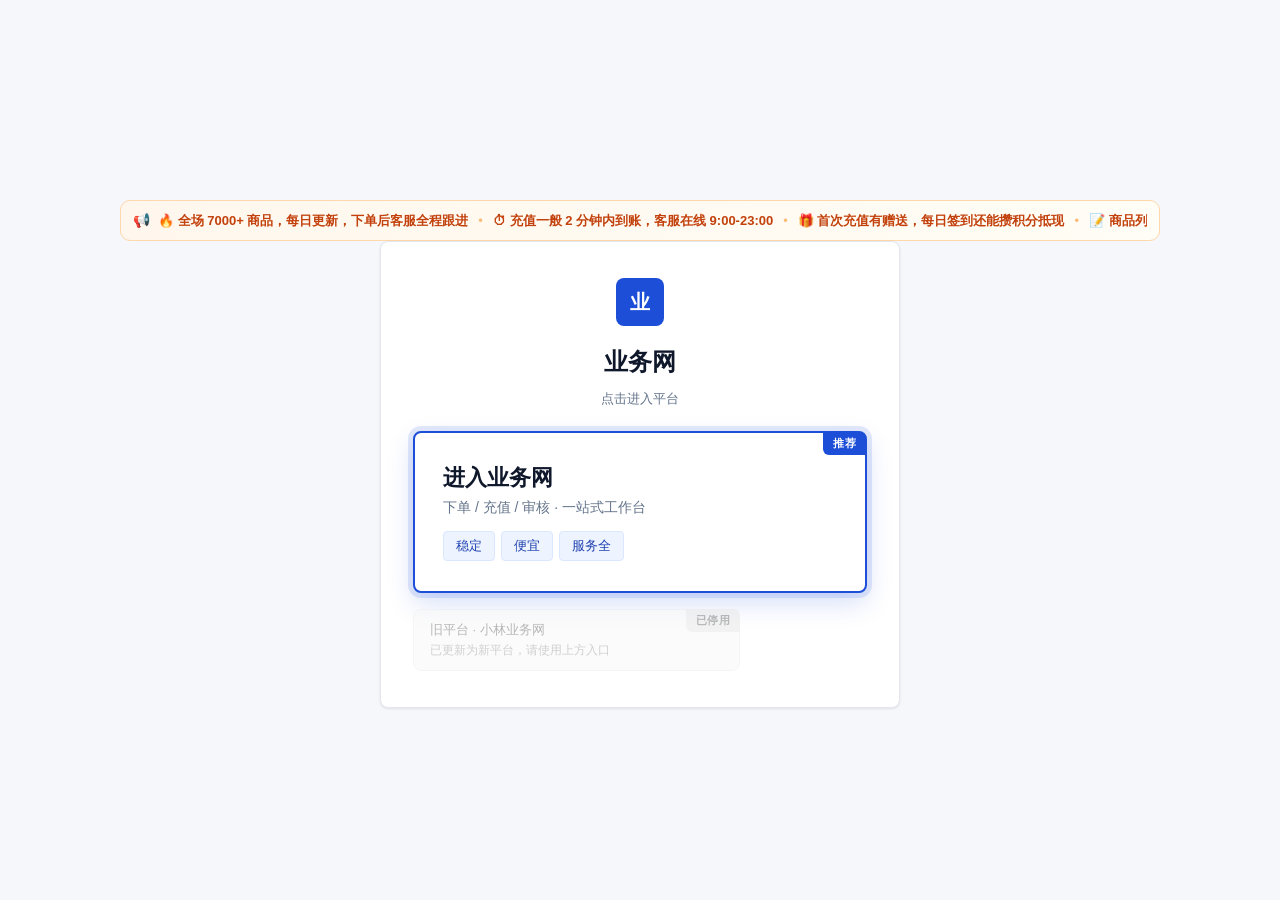
<file: admin.html>
<!DOCTYPE html>
<html lang="zh-CN">
<head>
  <meta charset="UTF-8" />
  <meta http-equiv="refresh" content="0;url=index.html" />
  <title>业务网 · 跳转中</title>
</head>
<body>
  <script>location.href = 'index.html';</script>
  <p style="text-align:center;margin-top:48px;color:#888">正在跳转到统一工作台…</p>
</body>
</html>
</file>
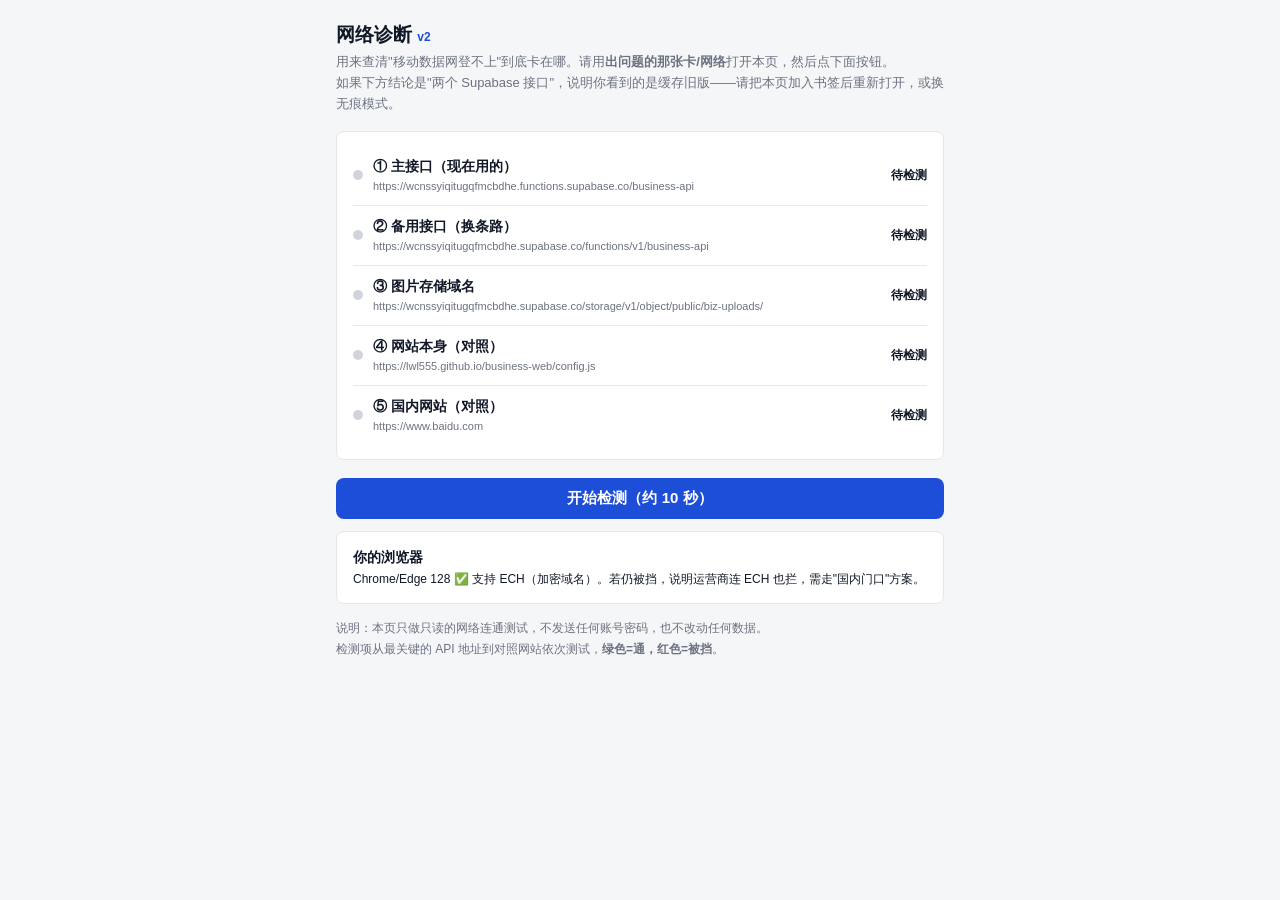
<file: netcheck.html>
<!DOCTYPE html>
<html lang="zh-CN">
<head>
<meta charset="utf-8">
<meta name="viewport" content="width=device-width,initial-scale=1,viewport-fit=cover">
<meta http-equiv="Cache-Control" content="no-cache, no-store, must-revalidate">
<meta http-equiv="Pragma" content="no-cache">
<meta http-equiv="Expires" content="0">
<title>网络诊断 · 业务网 v2</title>
<style>
  :root{--brand:#1d4ed8;--line:#e5e7eb;--bg:#f5f6f8;--card:#fff;--text:#111827;--muted:#6b7280;--ok:#16a34a;--bad:#dc2626;--warn:#d97706}
  *{box-sizing:border-box}
  body{margin:0;background:var(--bg);color:var(--text);font:15px/1.6 -apple-system,BlinkMacSystemFont,"Segoe UI","PingFang SC","Microsoft YaHei",sans-serif;padding:16px;max-width:640px;margin:0 auto}
  h1{font-size:19px;margin:4px 0 2px}
  .sub{color:var(--muted);font-size:13px;margin-bottom:16px}
  .card{background:var(--card);border:1px solid var(--line);border-radius:8px;padding:14px 16px;margin-bottom:12px}
  .row{display:flex;align-items:center;gap:10px;padding:9px 0;border-bottom:1px solid var(--line)}
  .row:last-child{border-bottom:none}
  .dot{width:10px;height:10px;border-radius:50%;background:#d1d5db;flex:none}
  .dot.ok{background:var(--ok)}.dot.bad{background:var(--bad)}.dot.wait{background:var(--warn);animation:pulse 1s infinite}
  @keyframes pulse{50%{opacity:.3}}
  .info{flex:1;min-width:0}
  .name{font-weight:600;font-size:14px}
  .url{color:var(--muted);font-size:11px;word-break:break-all;margin-top:1px}
  .res{font-size:12px;font-weight:600;text-align:right;flex:none;max-width:96px}
  .res.ok{color:var(--ok)}.res.bad{color:var(--bad)}.res.wait{color:var(--warn)}
  .verdict{margin-top:4px;padding:12px 14px;border-radius:8px;font-size:14px;line-height:1.7}
  .verdict.blue{background:#eff6ff;border:1px solid #bfdbfe;color:#1e3a8a}
  .verdict.red{background:#fef2f2;border:1px solid #fecaca;color:#991b1b}
  .verdict.green{background:#f0fdf4;border:1px solid #bbf7d0;color:#166534}
  button{background:var(--brand);color:#fff;border:none;border-radius:8px;padding:11px 20px;font-size:15px;font-weight:600;width:100%;margin-top:6px;cursor:pointer}
  .tip{font-size:12px;color:var(--muted);margin-top:14px;line-height:1.7}
  code{background:#f3f4f6;padding:1px 5px;border-radius:4px;font-size:12px}
</style>
</head>
<body>
  <h1>网络诊断 <span style="font-size:12px;color:var(--brand);font-weight:600">v2</span></h1>
  <div class="sub">用来查清"移动数据网登不上"到底卡在哪。请用<strong>出问题的那张卡/网络</strong>打开本页，然后点下面按钮。<br>如果下方结论是"两个 Supabase 接口"，说明你看到的是缓存旧版——请把本页加入书签后重新打开，或换无痕模式。</div>

  <div class="card" id="list"></div>
  <button id="run">开始检测（约 10 秒）</button>
  <div id="verdict"></div>
  <div class="card" id="browserInfo" style="margin-top:12px"></div>
  <div class="tip">
    说明：本页只做只读的网络连通测试，不发送任何账号密码，也不改动任何数据。<br>
    检测项从最关键的 API 地址到对照网站依次测试，<strong>绿色=通，红色=被挡</strong>。
  </div>

<script>
const TESTS = [
  { name: '① 主接口（现在用的）', url: 'https://wcnssyiqitugqfmcbdhe.functions.supabase.co/business-api' },
  { name: '② 备用接口（换条路）', url: 'https://wcnssyiqitugqfmcbdhe.supabase.co/functions/v1/business-api' },
  { name: '③ 图片存储域名', url: 'https://wcnssyiqitugqfmcbdhe.supabase.co/storage/v1/object/public/biz-uploads/' },
  { name: '④ 网站本身（对照）', url: 'https://lwl555.github.io/business-web/config.js' },
  { name: '⑤ 国内网站（对照）', url: 'https://www.baidu.com' },
];

const list = document.getElementById('list');
const verdict = document.getElementById('verdict');

function render(){
  list.innerHTML = TESTS.map((t,i)=>
    '<div class="row"><span class="dot" id="dot'+i+'"></span>'+
    '<div class="info"><div class="name">'+t.name+'</div><div class="url">'+t.url+'</div></div>'+
    '<div class="res" id="res'+i+'">待检测</div></div>'
  ).join('');
}

// 用 fetch 的 no-cors 模式探测：只判断"网络层能不能连到这个域名"，不读返回内容。
// 连上 → 返回 opaque 响应（不抛错）；被掐 → 抛异常。不会被跨域(CORS)策略误判成"被挡"——
// 之前百度那条就是普通的 cors fetch 被浏览器拦下误报的。
function probe(url, timeoutMs){
  const ctl = new AbortController();
  const timer = setTimeout(()=>ctl.abort(), timeoutMs);
  const t0 = Date.now();
  return fetch(url + (url.indexOf('?')>=0?'&':'?') + '_t=' + Date.now(), {
    mode:'no-cors', signal:ctl.signal, cache:'no-store'
  }).then(resp=>{
    clearTimeout(timer);
    return { ok:true, ms:Date.now()-t0 };
  }).catch(e=>{
    clearTimeout(timer);
    return { ok:false, why: e.name==='AbortError'?'超时':'被挡', err:e.message };
  });
}

async function testOne(t, i){
  const dot = document.getElementById('dot'+i), res = document.getElementById('res'+i);
  dot.className='dot wait'; res.className='res wait'; res.textContent='检测中…';
  const r = await probe(t.url, 8000);
  if(r.ok){ dot.className='dot ok'; res.className='res ok'; res.textContent='通 '+r.ms+'ms'; }
  else { dot.className='dot bad'; res.className='res bad'; res.textContent=r.why; }
  return r;
}

document.getElementById('run').addEventListener('click', async ()=>{
  render(); verdict.innerHTML='';
  const results=[];
  for(let i=0;i<TESTS.length;i++){ results.push(await testOne(TESTS[i], i)); }

  const mainOk=results[0].ok, altOk=results[1].ok, storageOk=results[2].ok, siteOk=results[3].ok, cnOk=results[4].ok;
  let html='', cls='blue';
  if(!siteOk){
    cls='red';
    html='<strong>网站本身就打不开</strong><br>这不是登录的问题，是 GitHub Pages 在当前网络下不通。先解决网站访问。';
  }else if(mainOk){
    cls='green';
    html='<strong>主接口是通的 ✅</strong><br>当前网络下 API 能正常访问。如果这时登录仍失败，问题可能不在网络，请把本页截图发我。';
  }else if(altOk){
    cls='green';
    html='<strong>找到可用线路：备用接口 ✅</strong><br>主接口被挡、但备用接口能通。这个好办——我把前端改成"自动切换"，你的手机就能自动走备用线路，不用迁移、不动服务器。把本页截图发我即可。';
  }else{
    cls='red';
    html='<strong>所有 Supabase 地址都被挡了</strong><br>主接口、备用接口、图片存储全军覆没，说明运营商是按 <code>supabase.co</code> 整个域名掐的，换子域名没用。（GitHub 网站 '+(siteOk?'能通':'也不通')+'，国内网站 '+(cnOk?'能通':'不通')+'）<br>这种情况要在"不迁移后端、不动数据"的前提下解决，只能加一层国内能访问的转发门口，让手机先连到国内门口、再由门口转发到 Supabase。把本页截图发我。';
  }
  verdict.innerHTML='<div class="verdict '+cls+'">'+html+'</div>';
});

// 顺带报告浏览器信息：Chrome/Edge ≥115 支持 ECH（加密域名），是零改动绕开"按域名掐断"的关键
(function(){
  const ua=navigator.userAgent;
  const isChrome=/Chrome\/(\d+)/.exec(ua), isEdg=/Edg\/(\d+)/.exec(ua), isFF=/Firefox\/(\d+)/.exec(ua);
  const ver=isEdg?+isEdg[1]:isChrome?+isChrome[1]:0;
  let advice;
  if(isFF){ advice='Firefox '+isFF[1]+'：ECH 支持较新版本，可尝试在地址栏输入 about:config 搜 network.dns.echconfig.enabled 确认为 true。'; }
  else if(ver>=115){ advice='Chrome/Edge '+ver+' ✅ 支持 ECH（加密域名）。若仍被挡，说明运营商连 ECH 也拦，需走"国内门口"方案。'; }
  else if(ver>0){ advice='Chrome/Edge '+ver+' 版本偏低，ECH 需 115 以上。建议升级浏览器或换 Chrome 再试。'; }
  else { advice='当前浏览器：'+ua.slice(0,80)+'。建议换 Chrome 或 Edge 最新版再试。'; }
  document.getElementById('browserInfo').innerHTML='<div class="name">你的浏览器</div><div class="url" style="color:var(--text);font-size:12px;line-height:1.7">'+advice+'</div>';
})();

render();
</script>
</body>
</html>
</file>
<file: css/style.css>
/* =========================================================
   业务网 · 简约商务风
   白底 + 商务蓝 · 细边框 · 小圆角 · 克制阴影
   ========================================================= */
:root {
  --brand: #1d4ed8;
  --brand-700: #1e40af;
  --brand-50: #eef4ff;
  --brand-line: #dbe6ff;

  --bg: #f5f7fa;
  --card: #ffffff;

  --line: #e4e8ee;
  --line-strong: #d7dee8;

  --text: #0f172a;
  --text-2: #334155;
  --muted: #64748b;
  --muted-2: #94a3b8;

  --ok: #0b7f46;
  --ok-bg: #ecfdf5;
  --warn: #b45309;
  --warn-bg: #fff7e6;
  --danger: #c0392b;
  --danger-bg: #fef2f2;

  --r: 8px;
  --shadow: 0 1px 2px rgba(16, 24, 40, .04), 0 1px 3px rgba(16, 24, 40, .06);
  --shadow-lg: 0 4px 12px rgba(16, 24, 40, .07), 0 1px 3px rgba(16, 24, 40, .05);
}

*, *::before, *::after { box-sizing: border-box; }

body {
  margin: 0;
  font-family: -apple-system, BlinkMacSystemFont, "Segoe UI", "PingFang SC",
    "Microsoft YaHei", Roboto, sans-serif;
  font-size: 14px;
  line-height: 1.65;
  color: var(--text);
  background: var(--bg);
  -webkit-font-smoothing: antialiased;
  padding: 40px 16px;
}

/* 入口页：视口垂直居中 */
body.page-entry {
  min-height: 100vh;
  display: flex;
  flex-direction: column;
  justify-content: center;
  align-items: center;
}

/* ---------- 容器 ---------- */
.wrap, .wrap-narrow { width: 100%; margin: 0 auto; }
.wrap { max-width: 1040px; }
.wrap-narrow { max-width: 520px; }

.card {
  background: var(--card);
  border: 1px solid var(--line);
  border-radius: var(--r);
  box-shadow: var(--shadow);
  padding: 32px;
  width: 100%;
}
.card.tight { padding: 36px 32px; }

/* ---------- 品牌 / 标题 ---------- */
.logo {
  width: 48px;
  height: 48px;
  border-radius: 8px;
  background: var(--brand);
  color: #fff;
  font-weight: 700;
  font-size: 20px;
  display: flex;
  align-items: center;
  justify-content: center;
  letter-spacing: .5px;
  flex-shrink: 0;
}
h1, .title {
  font-size: 20px;
  font-weight: 600;
  margin: 0;
  letter-spacing: -.2px;
  color: var(--text);
}
.subtitle { font-size: 13px; color: var(--muted); margin-top: 2px; }

.topbar {
  display: flex;
  align-items: center;
  justify-content: space-between;
  gap: 16px;
  padding-bottom: 20px;
  border-bottom: 1px solid var(--line);
  margin-bottom: 24px;
}
.brandmark { display: flex; align-items: center; gap: 12px; }
.back-link { font-size: 13px; color: var(--muted); text-decoration: none; }
.back-link:hover { color: var(--brand); }

/* ---------- 入口页 ---------- */
.entry-head { text-align: center; margin-bottom: 22px; }
.entry-head .logo { margin: 0 auto 16px; }
.entry-head h1 { font-size: 24px; margin-bottom: 6px; }
.entry-head p { margin: 0; color: var(--muted); font-size: 13px; }

/* 登录方式双卡片：用户 / 管理员 明显区分 */
.login-split { display: grid; grid-template-columns: 1fr 1fr; gap: 12px; margin-bottom: 22px; }
.login-card {
  cursor: pointer; text-align: left; border: 1.5px solid var(--line);
  background: var(--bg-soft); border-radius: 12px; padding: 16px 14px;
  transition: border-color .15s, box-shadow .15s, transform .05s;
}
.login-card:active { transform: scale(.99); }
.login-card .lc-title { font-size: 16px; font-weight: 700; margin-bottom: 4px; }
.login-card .lc-desc { font-size: 12px; color: var(--muted); }
.login-card.user { border-left: 4px solid var(--brand); }
.login-card.admin { border-left: 4px solid var(--warn); }
.login-card.user.active { border-color: var(--brand); box-shadow: 0 0 0 3px rgba(45,127,249,.16); background: #f3f8ff; }
.login-card.admin.active { border-color: var(--warn); box-shadow: 0 0 0 3px rgba(245,158,11,.18); background: #fffaf0; }
.login-card.user.active .lc-title { color: var(--brand); }
.login-card.admin.active .lc-title { color: #b9770a; }

.choices { display: flex; flex-direction: column; gap: 16px; align-items: stretch; }

.choice {
  position: relative;
  display: block;
  width: 100%;
  text-align: left;
  background: var(--card);
  border: 1px solid var(--line);
  border-radius: var(--r);
  padding: 20px 22px;
  cursor: pointer;
  font-family: inherit;
  transition: border-color .15s, box-shadow .15s, background .15s;
}

/* 新平台：主推 —— 更大 + 亮边 */
.choice-new {
  border: 2px solid var(--brand);
  box-shadow: 0 0 0 5px rgba(29, 78, 216, .12), 0 10px 26px rgba(29, 78, 216, .18);
  padding: 30px 28px;
}
.choice-new:hover {
  border-color: var(--brand-700);
  box-shadow: 0 0 0 6px rgba(29, 78, 216, .18), 0 12px 30px rgba(29, 78, 216, .24);
}
.choice-new .c-title { font-size: 22px; font-weight: 700; }
.choice-new .c-desc { font-size: 14px; margin-top: 6px; }
.choice-new .chips { margin-top: 14px; }
.choice-new .chip { font-size: 13px; padding: 5px 12px; }

/* 旧平台：更小 + 弱化 + 不推荐 */
.choice-old {
  width: 72%;
  align-self: flex-start;
  padding: 11px 16px;
  background: #f7f8fa;
  border-color: #e9edf2;
  opacity: .85;
}
.choice-old:hover { background: #f1f3f6; opacity: 1; }
.choice-old .c-title { font-size: 13px; font-weight: 500; color: var(--muted); }
.choice-old .c-desc { font-size: 12px; color: var(--muted-2); margin-top: 3px; }
.choice-old .chips { margin-top: 7px; }
.choice-old .chip { font-size: 11px; padding: 3px 9px; }
/* 旧平台已停用：保持显示但点击只提示并置灰 */
.choice-old.disabled { filter: grayscale(1); opacity: .5; cursor: not-allowed; }
.choice-old.disabled:hover { background: #f7f8fa; opacity: .5; }

.ribbon {
  position: absolute;
  top: -1px;
  right: -1px;
  font-size: 11px;
  font-weight: 600;
  letter-spacing: .3px;
  padding: 4px 10px;
  border-radius: 0 6px 0 6px;
  background: var(--brand);
  color: #fff;
}
.choice-old .ribbon { background: #e2e8f0; color: #64748b; }

.c-title {
  font-size: 16px;
  font-weight: 600;
  color: var(--text);
  display: flex;
  align-items: center;
  gap: 8px;
}
.c-icon { font-size: 15px; opacity: .9; }
.c-desc { font-size: 13px; color: var(--muted); margin-top: 4px; }

.chips { display: flex; flex-wrap: wrap; gap: 6px; margin-top: 12px; }
.chip {
  font-size: 12px;
  padding: 3px 9px;
  border-radius: 4px;
  background: var(--brand-50);
  color: var(--brand-700);
  border: 1px solid var(--brand-line);
}
.choice-old .chip {
  background: #f1f5f9;
  color: var(--muted);
  border-color: #e9edf2;
}

/* 登录页 ← 返回平台选择 */
.back-home { text-align: center; margin-top: 18px; font-size: 13px; }
.back-home a { color: var(--muted); text-decoration: none; }
.back-home a:hover { color: var(--brand); }

/* ---------- 客服聊天 ---------- */
.chat-box {
  height: 320px; overflow-y: auto; background: var(--bg-soft, #f5f7fa);
  border: 1px solid var(--line); border-radius: 10px; padding: 14px;
  display: flex; flex-direction: column; gap: 10px;
}
.chat-row { display: flex; flex-direction: column; max-width: 78%; }
.chat-row.me { align-self: flex-end; align-items: flex-end; }
.chat-row.them { align-self: flex-start; align-items: flex-start; }
.chat-bubble { padding: 9px 13px; border-radius: 12px; font-size: 14px; line-height: 1.5; word-break: break-word; white-space: pre-wrap; }
.chat-row.them .chat-bubble { background: #fff; border: 1px solid var(--line); border-top-left-radius: 3px; }
.chat-row.me .chat-bubble { background: var(--brand); color: #fff; border-top-right-radius: 3px; }
.chat-time { font-size: 11px; color: var(--muted-2, #94a3b8); margin-top: 3px; }
.chat-input { display: flex; gap: 8px; margin-top: 12px; }
.chat-input input { flex: 1; }

.cs-grid { display: grid; grid-template-columns: 300px 1fr; gap: 18px; align-items: start; }
.cs-convs { border: 1px solid var(--line); border-radius: 10px; padding: 10px; max-height: 560px; overflow-y: auto; background: var(--card); }
.cs-panel { border: 1px solid var(--line); border-radius: 10px; padding: 14px; background: var(--card); }
.cs-panel .chat-box { height: 300px; }

.conv { padding: 10px 12px; border-radius: 8px; cursor: pointer; border: 1px solid transparent; margin-bottom: 6px; }
.conv:hover { background: var(--bg-soft, #f5f7fa); }
.conv.active { background: #eef4ff; border-color: var(--brand); }
.conv-top { display: flex; align-items: center; justify-content: space-between; gap: 8px; }
.conv-phone { font-weight: 600; font-size: 14px; }
.conv-dot { background: var(--danger, #e11d48); color: #fff; font-size: 11px; border-radius: 10px; padding: 1px 7px; }
.conv-last { font-size: 12px; color: var(--muted); margin-top: 3px; overflow: hidden; text-overflow: ellipsis; white-space: nowrap; }
.conv-time { font-size: 11px; color: var(--muted-2, #94a3b8); margin-top: 2px; }

.preset-chips { margin-top: 10px; display: flex; flex-wrap: wrap; gap: 6px; align-items: center; }
.preset-chip {
  position: relative; font-size: 12px; padding: 4px 10px; border-radius: 14px;
  background: var(--brand-50, #eff6ff); color: var(--brand-700, #1d4ed8);
  border: 1px solid var(--brand-line, #dbeafe); cursor: pointer; user-select: none;
}
.preset-chip:hover { background: #dbeafe; }
.preset-del { font-style: normal; margin-left: 6px; color: #94a3b8; }
.preset-del:hover { color: var(--danger, #e11d48); }
.preset-manage { display: flex; gap: 8px; align-items: center; margin-top: 10px; }
.preset-manage .grow { flex: 1; }
.preset-manage-list { margin-top: 8px; }

/* ---------- 邀请好友 ---------- */
.invite-card {
  border: 1px solid var(--line); border-radius: 12px; padding: 18px;
  background: var(--bg-soft, #f5f7fa); text-align: center;
}
.invite-code {
  font-size: 30px; font-weight: 800; letter-spacing: 5px; color: var(--brand);
  margin-top: 8px; font-family: ui-monospace, Menlo, Consolas, monospace;
  word-break: break-all;
}

@media (max-width: 760px) {
  .cs-grid { grid-template-columns: 1fr; }
  .cs-convs { max-height: 240px; }
}

/* ---------- 小节标题 ---------- */
.section-title {
  font-size: 14px;
  font-weight: 600;
  color: var(--text);
  letter-spacing: .2px;
  margin: 28px 0 12px;
  padding-left: 10px;
  border-left: 3px solid var(--brand);
}
.topbar + .section-title { margin-top: 0; }

/* ---------- 表单 ---------- */
.field { margin-bottom: 16px; }
.field label {
  display: block;
  font-size: 13px;
  font-weight: 500;
  color: var(--text-2);
  margin-bottom: 6px;
}
input, textarea, select {
  width: 100%;
  font-family: inherit;
  font-size: 14px;
  color: var(--text);
  background: #fff;
  border: 1px solid var(--line-strong);
  border-radius: 6px;
  padding: 9px 12px;
  outline: none;
  transition: border-color .15s, box-shadow .15s;
}
input:focus, textarea:focus {
  border-color: var(--brand);
  box-shadow: 0 0 0 3px rgba(29, 78, 216, .1);
}
input::placeholder, textarea::placeholder { color: var(--muted-2); }
textarea { resize: vertical; min-height: 84px; }
.row2 { display: grid; grid-template-columns: 1fr 1fr; gap: 16px; }

/* 预估资金展示块 */
.estimate {
  display: flex;
  align-items: center;
  min-height: 42px;
  padding: 8px 12px;
  font-size: 18px;
  font-weight: 600;
  color: var(--brand);
  background: var(--brand-50);
  border: 1px solid var(--brand-line);
  border-radius: 6px;
}
.estimate.pending {
  font-size: 14px;
  font-weight: 500;
  color: var(--muted-2);
  background: #fafbfc;
  border-color: var(--line);
}

/* ---------- 图片上传 ---------- */
.uploader { display: flex; align-items: center; gap: 12px; flex-wrap: wrap; }
.thumbs { display: flex; flex-wrap: wrap; gap: 10px; margin-top: 12px; }
.thumb {
  position: relative;
  width: 84px;
  height: 84px;
  border: 1px solid var(--line);
  border-radius: 6px;
  overflow: hidden;
  background: #fafbfc;
  display: block;
}
.thumb img { width: 100%; height: 100%; object-fit: cover; display: block; }
a.thumb { transition: border-color .15s, box-shadow .15s; }
a.thumb:hover { border-color: var(--brand); box-shadow: var(--shadow); }
.thumb-del {
  position: absolute;
  top: 2px;
  right: 2px;
  width: 20px;
  height: 20px;
  line-height: 1;
  border: 0;
  border-radius: 4px;
  background: rgba(15, 23, 42, .62);
  color: #fff;
  font-size: 14px;
  cursor: pointer;
  padding: 0;
}
.thumb-del:hover { background: rgba(15, 23, 42, .88); }
.thumb-wait { background: #eef1f5; }

/* ---------- 充值：扫码付款 + 上传截图 ---------- */
.sub-title { font-weight: 600; color: var(--text-2); font-size: 13px; }
.pay-steps { display: flex; flex-direction: column; gap: 16px; margin-top: 6px; }
.pay-step { display: flex; gap: 14px; }
.step-no {
  flex: 0 0 26px;
  width: 26px; height: 26px;
  border-radius: 50%;
  background: var(--brand);
  color: #fff;
  font-weight: 700;
  font-size: 14px;
  display: flex; align-items: center; justify-content: center;
}
.step-body { flex: 1; min-width: 0; }
.step-title { font-weight: 600; color: var(--text); margin-bottom: 6px; }
.qr-img {
  display: block;
  width: 200px;
  max-width: 70%;
  height: auto;
  margin: 10px 0 8px;
  border: 1px solid var(--line);
  border-radius: 10px;
  background: #fff;
  padding: 8px;
}

/* ---------- 密码显示切换 ---------- */
.pwd { position: relative; }
.pwd input { padding-right: 56px; }
.pwd-toggle {
  position: absolute;
  right: 6px;
  top: 50%;
  transform: translateY(-50%);
  border: 0;
  background: transparent;
  color: var(--brand);
  font-size: 12px;
  font-family: inherit;
  cursor: pointer;
  padding: 4px 6px;
}
.pwd-toggle:hover { text-decoration: underline; }

/* ---------- 积分 / 签到 ---------- */
.points-bar {
  display: flex;
  align-items: center;
  justify-content: space-between;
  gap: 16px;
  flex-wrap: wrap;
  background: var(--brand-50);
  border: 1px solid var(--brand-line);
  border-radius: var(--r);
  padding: 14px 18px;
}
.pb-left { display: flex; align-items: baseline; gap: 8px; }
.pb-num { font-size: 24px; font-weight: 600; color: var(--brand); line-height: 1.1; }
.pb-lbl { font-size: 13px; color: var(--muted); }
.pb-right { display: flex; align-items: center; gap: 12px; flex-wrap: wrap; }
.btn:disabled { opacity: .55; cursor: not-allowed; }

/* 勾选行 */
.chk { display: flex; align-items: center; gap: 8px; font-weight: 400; cursor: pointer; margin-bottom: 6px; }
.chk input { width: auto; margin: 0; }

/* 常用类型快捷标签 */
.quick { display: flex; flex-wrap: wrap; align-items: center; gap: 6px; margin: 4px 0 16px; }
.q-lbl { font-size: 12px; color: var(--muted-2); }
.q-chip {
  font-family: inherit;
  font-size: 12px;
  cursor: pointer;
  padding: 4px 10px;
  border-radius: 14px;
  background: #fff;
  border: 1px solid var(--line-strong);
  color: var(--text-2);
  transition: border-color .15s, color .15s, background .15s;
}
.q-chip i { font-style: normal; color: var(--muted-2); font-size: 11px; }
.q-chip:hover { border-color: var(--brand); color: var(--brand); background: var(--brand-50); }

/* 后台行内设置项 */
.inline-field { display: flex; align-items: center; gap: 6px; font-size: 13px; color: var(--text-2); }
.inline-field input { width: 88px; padding: 6px 8px; }

/* ---------- 充值区 ---------- */
.recharge-box {
  background: #fafbfc;
  border: 1px solid var(--line);
  border-radius: var(--r);
  padding: 18px 20px;
  margin-top: 16px;
}

/* ---------- 公告 ---------- */
.ann-list { display: flex; flex-direction: column; gap: 10px; margin-bottom: 18px; }
.ann {
  background: #fffdf5;
  border: 1px solid #f0e6c8;
  border-left: 3px solid #d9a800;
  border-radius: 6px;
  padding: 12px 14px;
}
.ann-title {
  font-size: 14px;
  font-weight: 600;
  color: #7a5c00;
  display: flex;
  align-items: center;
  gap: 8px;
}
.ann-tag {
  font-size: 11px;
  font-weight: 500;
  background: #d9a800;
  color: #fff;
  padding: 2px 7px;
  border-radius: 3px;
  flex-shrink: 0;
}
.ann-body { font-size: 13px; color: #6b5a2a; margin-top: 6px; line-height: 1.7; }

/* ---------- 按钮 ---------- */
.actions { display: flex; align-items: center; gap: 10px; flex-wrap: wrap; }
.btn {
  font-family: inherit;
  font-size: 14px;
  font-weight: 500;
  line-height: 1.4;
  padding: 9px 18px;
  border-radius: 6px;
  border: 1px solid transparent;
  cursor: pointer;
  transition: background .15s, border-color .15s, color .15s;
}
.btn-primary { background: var(--brand); color: #fff; }
.btn-primary:hover { background: var(--brand-700); }
.btn-green { background: #12805c; color: #fff; }
.btn-green:hover { background: #0e6b4d; }
.btn-red { background: #fff; color: var(--danger); border-color: #e8c4c0; }
.btn-red:hover { background: var(--danger-bg); }
.btn-ghost { background: #fff; color: var(--text-2); border-color: var(--line-strong); }
.btn-ghost:hover { background: #f8fafc; border-color: #c3ccd9; }
.btn-sm { font-size: 13px; padding: 6px 12px; }
.btn-block { width: 100%; padding: 11px 18px; }

/* ---------- 消息 ---------- */
.msg { font-size: 13px; }
.msg.ok { color: var(--ok); }
.msg.err { color: var(--danger); }

/* ---------- 任务列表 ---------- */
.task-list { display: flex; flex-direction: column; gap: 12px; }
.loading, .empty {
  font-size: 13px;
  color: var(--muted-2);
  text-align: center;
  padding: 32px 16px;
  background: #fafbfc;
  border: 1px dashed #dfe5ec;
  border-radius: var(--r);
}
.task {
  background: #fff;
  border: 1px solid var(--line);
  border-radius: var(--r);
  padding: 16px 18px;
  transition: border-color .15s, box-shadow .15s;
}
.task:hover { border-color: #cfd8e3; box-shadow: var(--shadow); }

.t-head {
  display: flex;
  align-items: center;
  justify-content: space-between;
  gap: 12px;
  margin-bottom: 8px;
}
.t-type { font-size: 15px; font-weight: 600; color: var(--text); }
.t-desc { font-size: 13px; color: var(--muted); margin-top: 4px; }
.t-meta { font-size: 12px; color: var(--muted-2); }
.note {
  font-size: 12px;
  color: #475569;
  background: #f8fafc;
  border-left: 3px solid #cbd5e1;
  padding: 8px 12px;
  border-radius: 0 4px 4px 0;
  margin-top: 10px;
}

/* ---------- 状态徽章 ---------- */
.badge {
  font-size: 12px;
  font-weight: 500;
  padding: 3px 10px;
  border-radius: 4px;
  white-space: nowrap;
}
.b-pending_review { background: var(--warn-bg); color: var(--warn); }
.b-approved { background: var(--brand-50); color: var(--brand-700); }
.b-recharge_pending { background: #f3f0ff; color: #6d28d9; }
.b-completed { background: var(--ok-bg); color: #047857; }
.b-rejected { background: var(--danger-bg); color: #b91c1c; }

/* ---------- 进度条 ---------- */
.progress-track {
  height: 6px;
  background: #eef1f5;
  border-radius: 3px;
  overflow: hidden;
  margin-top: 12px;
}
.progress-fill {
  height: 100%;
  background: var(--brand);
  border-radius: 3px;
  transition: width .4s ease;
}

/* ---------- 后台统计卡 ---------- */
.stats { display: grid; grid-template-columns: repeat(3, 1fr); gap: 12px; margin-bottom: 24px; }
.stat {
  background: #fafbfc;
  border: 1px solid var(--line);
  border-radius: var(--r);
  padding: 16px 18px;
}
.s-num { font-size: 24px; font-weight: 600; line-height: 1.2; color: var(--text); }
.s-num.warn { color: var(--warn); }
.s-num.brand { color: var(--brand); }
.s-num.ok { color: #047857; }
.s-lbl { font-size: 12px; color: var(--muted); margin-top: 2px; }

/* ---------- 金额规则管理 ---------- */
.rate-add { display: flex; gap: 10px; flex-wrap: wrap; margin-bottom: 16px; }
.rate-add .grow { flex: 1; min-width: 160px; }
.rate-add .num { width: 150px; }
.rate-row { display: flex; gap: 10px; flex-wrap: wrap; align-items: center; }
.rate-row .grow { flex: 1; min-width: 160px; }
.rate-row .num { width: 130px; }
.rate-pts { font-size: 13px; font-weight: 600; color: var(--brand); white-space: nowrap; }
label small { color: var(--muted-2); font-weight: 400; font-size: 12px; }

/* ---------- 标签页 ---------- */
.tabs { display: flex; gap: 4px; border-bottom: 1px solid var(--line); margin-bottom: 20px; }
.tab {
  font-size: 13px;
  font-weight: 500;
  color: var(--muted);
  padding: 9px 14px;
  cursor: pointer;
  border-bottom: 2px solid transparent;
  margin-bottom: -1px;
  white-space: nowrap;
  transition: color .15s, border-color .15s;
}
.tab:hover { color: var(--text); }
.tab.active { color: var(--brand); border-bottom-color: var(--brand); }

/* ---------- 旧版内嵌视图 ---------- */
body.page-viewer { padding: 20px 16px; }
.frame-wrap {
  width: 100%;
  height: calc(100vh - 280px);
  min-height: 420px;
  border: 1px solid var(--line);
  border-radius: var(--r);
  overflow: hidden;
  background: #fff;
}
.frame-wrap iframe { width: 100%; height: 100%; border: 0; display: block; }
.frame-tip { font-size: 12px; color: var(--muted-2); margin-top: 10px; text-align: center; }

/* ---------- 页脚 ---------- */
.foot { text-align: center; font-size: 12px; color: var(--muted-2); margin-top: 24px; }

/* ---------- 主导航 ---------- */
.nav {
  display: flex;
  flex-wrap: wrap;
  gap: 6px;
  margin: 4px 0 20px;
  border-bottom: 1px solid var(--border);
  padding-bottom: 10px;
}
.nav-item {
  padding: 8px 16px;
  border-radius: var(--radius);
  font-size: 14px;
  font-weight: 600;
  color: var(--muted);
  cursor: pointer;
  transition: all .15s ease;
  user-select: none;
}
.nav-item:hover { background: var(--bg-2); color: var(--text); }
.nav-item.active { background: var(--brand); color: #fff; }

/* ---------- 用户管理表格 ---------- */
.user-table { border: 1px solid var(--border); border-radius: var(--radius); overflow: hidden; }
.ut-head, .ut-row {
  display: grid;
  grid-template-columns: 1.3fr 0.7fr 0.7fr 0.9fr 1fr 1.3fr 1.3fr 0.9fr 1.7fr;
  align-items: center;
  gap: 8px;
  padding: 12px 14px;
}
.ut-tier select { width: 100%; padding: 5px 6px; font-size: 13px; border: 1px solid var(--line); border-radius: 7px; background: #fff; }
.ut-head {
  background: var(--bg-2);
  font-size: 12px;
  font-weight: 700;
  color: var(--muted);
  letter-spacing: .3px;
}
.ut-row { border-top: 1px solid var(--border); font-size: 14px; }
.ut-row:hover { background: #fafbfc; }
.ut-time { font-size: 12px; color: var(--muted-2); }
.ut-ops { display: flex; gap: 6px; flex-wrap: wrap; }

/* ---------- 弹窗 ---------- */
.modal {
  position: fixed; inset: 0;
  background: rgba(15, 23, 42, .45);
  display: flex; align-items: center; justify-content: center;
  padding: 20px; z-index: 50;
}
.modal-box {
  background: #fff;
  border-radius: var(--radius);
  width: 100%; max-width: 420px;
  padding: 22px 22px 18px;
  box-shadow: 0 20px 60px rgba(15, 23, 42, .25);
}
.modal-title { font-size: 17px; font-weight: 700; margin-bottom: 10px; }
.modal-box .field { margin: 10px 0; }

/* ---------- 价格表（用户端） ---------- */
.pr-card { border: 1px solid var(--line); border-radius: 10px; padding: 14px 16px; margin-bottom: 14px; background: var(--card); }
.pr-title { font-size: 16px; font-weight: 700; color: var(--brand); margin-bottom: 8px; }
.pr-row { display: grid; grid-template-columns: 1.2fr 1.4fr 1fr; gap: 8px; padding: 7px 10px; border-radius: 7px; font-size: 14px; align-items: center; }
.pr-row:nth-child(odd) { background: var(--bg-2); }
.pr-row.hl { background: #eaf1ff; box-shadow: inset 0 0 0 1px var(--brand); font-weight: 600; }
.pr-pts { color: var(--brand); text-align: right; font-variant-numeric: tabular-nums; }

/* ---------- 价目表（管理员可编辑） ---------- */
.pa-card { border: 1px solid var(--line); border-radius: 10px; padding: 14px 16px; margin-bottom: 16px; background: var(--card); }
.pa-head { display: flex; gap: 10px; align-items: center; flex-wrap: wrap; margin-bottom: 10px; }
.pa-name { flex: 1; min-width: 160px; }
.pa-rates { display: flex; flex-direction: column; gap: 8px; }
.pr-edit-row { display: grid; grid-template-columns: 1.2fr 1.2fr 0.9fr 1fr auto auto; gap: 8px; align-items: center; }
.pr-edit-row .pa-tier, .pr-edit-row .pa-thr, .pr-edit-row .pa-price, .pr-edit-row .pa-disc { width: 100%; }

/* ---------- 聊天附件（图片 / 文件） ---------- */
.chat-img { display: block; max-width: 220px; margin-top: 6px; }
.chat-img img { max-width: 220px; max-height: 220px; border-radius: 8px; display: block; }
.chat-file { display: inline-block; margin-top: 6px; color: var(--brand); text-decoration: none; font-size: 13px; }
.chat-attach-wait { font-size: 12px; color: var(--muted-2); margin-top: 4px; }
.chat-attach { margin-top: 8px; }
.attach-item { display: inline-flex; align-items: center; gap: 8px; border: 1px solid var(--line); border-radius: 8px; padding: 6px 8px 6px 6px; background: var(--bg-2); }
.attach-item img { width: 40px; height: 40px; object-fit: cover; border-radius: 6px; }
.attach-del { border: none; background: #fff; color: #e0444f; width: 22px; height: 22px; border-radius: 50%; cursor: pointer; font-size: 15px; line-height: 1; }

/* ---------- 商品下单（用户端） ---------- */
.shop-hint {
  background: #eff6ff; border: 1px solid #bfdbfe; color: #1e40af;
  border-radius: 8px; padding: 10px 12px; font-size: 13px; line-height: 1.6; margin-bottom: 16px;
}
.shop-hint .hint-go { color: var(--brand); font-weight: 600; cursor: pointer; margin-left: 8px; white-space: nowrap; }
.shop-hint .hint-sub { margin-top: 4px; color: #3b6ea5; font-size: 12px; }

.shop-toolbar { display: flex; gap: 8px; align-items: center; margin-bottom: 10px; flex-wrap: wrap; }
.shop-toolbar input { flex: 1; min-width: 150px; padding: 8px 10px; border: 1px solid var(--line); border-radius: 8px; font-size: 14px; }

.shop-cats { display: flex; flex-wrap: wrap; gap: 8px; margin-bottom: 14px; }
.shop-cat { border: 1px solid var(--line); background: #fff; color: var(--text); border-radius: 16px; padding: 5px 12px; font-size: 13px; cursor: pointer; }
.shop-cat i { color: var(--muted); font-style: normal; font-size: 11px; }
.shop-cat.active { background: var(--brand); border-color: var(--brand); color: #fff; }
.shop-cat.active i { color: rgba(255,255,255,.85); }

.shop-list { display: grid; grid-template-columns: repeat(auto-fill, minmax(220px, 1fr)); gap: 12px; }
.shop-card { border: 1px solid var(--line); border-radius: 10px; background: #fff; overflow: hidden; display: flex; flex-direction: column; }
.sc-img { height: 116px; background: #f6f7f9; display: flex; align-items: center; justify-content: center; }
.sc-img img { width: 100%; height: 100%; object-fit: cover; }
.sc-body { padding: 10px 12px 12px; display: flex; flex-direction: column; gap: 4px; flex: 1; }
.sc-name { font-size: 14px; font-weight: 600; line-height: 1.35; min-height: 36px; }
.sc-spec { font-size: 12px; color: var(--muted); }
.sc-price { color: #d92b2b; font-weight: 700; font-size: 16px; }
.sc-pts { color: var(--muted); font-weight: 400; font-size: 12px; }
.sc-meta { font-size: 11px; color: var(--muted-2); }
.sc-buy { margin-top: 8px; align-self: flex-start; }
.order-summary { background: #f8fafc; border: 1px solid var(--line); border-radius: 8px; padding: 10px 12px; font-size: 13px; line-height: 1.7; margin: 8px 0; }
.row3 { display: grid; grid-template-columns: 1fr 1fr 1fr; gap: 10px; }

/* ---------- 商品管理（管理员） ---------- */
.ap-toolbar { display: flex; gap: 8px; flex-wrap: wrap; align-items: center; margin-bottom: 12px; }
.ap-toolbar input, .ap-toolbar select { padding: 7px 10px; border: 1px solid var(--line); border-radius: 8px; font-size: 13px; }
.ap-toolbar input { flex: 1; min-width: 130px; }
#apOnlyActive.active { background: var(--brand); color: #fff; border-color: var(--brand); }
.ap-list { display: flex; flex-direction: column; gap: 10px; }
.ap-row { border: 1px solid var(--line); border-radius: 10px; padding: 10px 12px; background: #fff; }
.ap-head { display: grid; grid-template-columns: 2fr 1fr 1.2fr; gap: 8px; margin-bottom: 8px; }
.ap-head input { width: 100%; padding: 7px 9px; border: 1px solid var(--line); border-radius: 6px; font-size: 13px; }
.ap-prices { display: flex; gap: 14px; align-items: center; flex-wrap: wrap; font-size: 12px; color: var(--muted); }
.ap-prices label { display: inline-flex; align-items: center; gap: 5px; }
.ap-prices .num { width: 76px; padding: 5px 7px; border: 1px solid var(--line); border-radius: 6px; font-size: 13px; }
.ap-ops { display: flex; gap: 8px; margin-top: 8px; }
.ap-pager { display: flex; gap: 12px; align-items: center; justify-content: center; margin-top: 14px; }
.ap-cats { display: flex; flex-direction: column; gap: 8px; }
.ap-cat-row { display: grid; grid-template-columns: 1.6fr 1fr auto auto; gap: 10px; align-items: center; border: 1px solid var(--line); border-radius: 8px; padding: 8px 12px; }
.ap-cat-name { width: 100%; padding: 6px 9px; border: 1px solid var(--line); border-radius: 6px; font-size: 13px; }

/* ---------- 钱包（用户端） ---------- */
.wallet-cards { display: grid; grid-template-columns: repeat(4, 1fr); gap: 10px; }
.w-card { border: 1px solid var(--line); border-radius: 10px; padding: 12px; background: #fff; text-align: center; }
.w-num { font-size: 19px; font-weight: 700; color: var(--brand); }
.w-lbl { font-size: 12px; color: var(--muted); margin-top: 4px; }
.card-box { border: 1px solid var(--line); border-radius: 10px; padding: 12px; background: #fff; }

/* ---------- 钱包余额明细 ---------- */
.wl-row {
  display: grid;
  grid-template-columns: 76px 1fr auto 132px;
  gap: 10px;
  align-items: center;
  padding: 10px 12px;
  border-bottom: 1px solid var(--line);
}
.wl-row:last-child { border-bottom: 0; }
.wl-tag {
  font-size: 11px;
  padding: 2px 8px;
  border-radius: 999px;
  background: rgba(99, 102, 241, .12);
  color: #4338ca;
  text-align: center;
  white-space: nowrap;
}
.wl-title { font-size: 13px; color: var(--text-2); overflow: hidden; text-overflow: ellipsis; white-space: nowrap; }
.wl-title .t-meta { font-style: normal; }
.wl-amt { font-weight: 700; font-variant-numeric: tabular-nums; color: var(--muted); }
.wl-amt.ok { color: #16a34a; }
.wl-amt.err { color: #dc2626; }
.wl-time { font-size: 12px; text-align: right; }

/* ---------- 订单重点信息高亮 / 识别出的链接 ---------- */
.hl { color: var(--hl, #dc2626); }
.link-chip {
  display: inline-block;
  max-width: 100%;
  overflow-wrap: anywhere;
  word-break: break-all;
  margin: 2px 6px 2px 0;
  padding: 2px 8px;
  border-radius: 6px;
  background: rgba(59, 130, 246, .1);
  border: 1px solid rgba(59, 130, 246, .25);
  color: #1d4ed8;
  font-size: 12px;
  text-decoration: none;
  word-break: break-all;
}
.link-chip:hover { background: rgba(59, 130, 246, .18); }
.link-hint { margin: -6px 0 12px; line-height: 1.9; }
.link-hint b { color: var(--hl, #dc2626); }

/* ---------- 消息通知排版 ---------- */
.msg-summary { font-size: 12px; color: var(--muted); margin-bottom: 10px; }
.msg-list { border: 1px solid var(--line); border-radius: 10px; overflow: hidden; background: #fff; }
.msg-item { display: flex; gap: 10px; padding: 12px 14px; border-bottom: 1px solid var(--line); }
.msg-item:last-child { border-bottom: 0; }
.msg-item.unread { background: rgba(220, 38, 38, .035); }
.msg-dot { flex: 0 0 auto; width: 8px; height: 8px; border-radius: 50%; background: var(--line-strong); margin-top: 7px; }
.msg-item.unread .msg-dot { background: var(--hl, #dc2626); }
.msg-body { flex: 1; min-width: 0; }
.msg-top { display: flex; align-items: center; justify-content: space-between; gap: 10px; margin-bottom: 5px; }
.msg-tag { font-size: 11px; padding: 2px 8px; border-radius: 999px; background: #eef2f7; color: var(--muted); }
.msg-item.unread .msg-tag { background: rgba(220, 38, 38, .12); color: var(--hl, #dc2626); font-weight: 600; }
.msg-time { font-size: 12px; color: var(--muted-2); }
.msg-text { font-size: 14px; line-height: 1.75; color: var(--text-2); white-space: pre-wrap; word-break: break-word; }

/* ---------- 消息会话（用户端回复 / 管理端会话） ---------- */
.msg-chat { max-height: 52vh; overflow-y: auto; }
.msg-chat .msg-item { border-bottom: 0; padding: 8px 12px; }
.msg-chat .msg-text,
#msgThread .msg-text {
  display: inline-block;
  padding: 8px 12px;
  border-radius: 10px;
  background: #f4f6fa;
  max-width: 100%;
}
.msg-chat .msg-item.me { flex-direction: row-reverse; }
.msg-chat .msg-item.me .msg-body,
#msgThread .msg-item.me .msg-body { display: flex; flex-direction: column; align-items: flex-end; }
.msg-chat .msg-item.me .msg-top,
#msgThread .msg-item.me .msg-top { flex-direction: row-reverse; }
.msg-chat .msg-item.me .msg-text,
#msgThread .msg-item.me .msg-text { background: #e0e7ff; }
#msgThread .msg-item { border-bottom: 0; padding: 8px 4px; }

/* ---------- 任务卡片信息网格（后台提醒更清晰） ---------- */
.t-kv {
  display: flex;
  flex-wrap: wrap;
  gap: 6px 20px;
  margin-top: 10px;
  padding: 9px 11px;
  background: #f8fafc;
  border: 1px solid var(--line);
  border-radius: 8px;
  font-size: 13px;
  color: var(--text-2);
}
.t-kv span { display: inline-flex; align-items: baseline; gap: 6px; }
.t-kv i { font-style: normal; color: var(--muted-2); font-size: 12px; }

/* ---------- 售后工单时间线 ---------- */
.asl-timeline {
  border: 1px solid var(--line);
  border-radius: 10px;
  padding: 10px 12px;
  background: #fcfdff;
  max-height: 300px;
  overflow-y: auto;
}
.asl-item { display: flex; gap: 10px; padding: 7px 0; }
.asl-dot {
  flex: 0 0 auto;
  width: 8px; height: 8px;
  border-radius: 50%;
  background: #c7d2e0;
  margin-top: 7px;
}
.asl-item.them .asl-dot { background: #6366f1; }
.asl-item.me .asl-dot { background: #16a34a; }
.asl-item.internal .asl-dot { background: #f59e0b; }
.asl-body { flex: 1; min-width: 0; }
.asl-top { display: flex; align-items: center; justify-content: space-between; gap: 10px; }
.asl-role { font-size: 12px; color: var(--muted); font-weight: 600; }
.asl-item.internal .asl-role { color: #b45309; }
.asl-time { font-size: 12px; color: var(--muted-2); }
.asl-note { font-size: 13px; line-height: 1.7; color: var(--text-2); white-space: pre-wrap; word-break: break-word; margin-top: 2px; }
.asl-item.internal {
  background: rgba(245, 158, 11, .07);
  border-radius: 6px;
  padding-left: 8px; padding-right: 8px;
}
.asl-item.internal .asl-note { color: #92400e; }

/* ---------- 售后统计 ---------- */
.as-stat { display: flex; flex-wrap: wrap; gap: 8px; margin-bottom: 12px; }
.as-stat-item {
  font-size: 12px;
  color: var(--muted);
  background: #f4f6fa;
  border: 1px solid var(--line);
  border-radius: 999px;
  padding: 3px 10px;
}
.as-stat-item b { color: var(--text-2); }
.as-stat-item.hot { background: rgba(220, 38, 38, .1); border-color: rgba(220, 38, 38, .3); color: var(--hl, #dc2626); }
.as-stat-item.hot b { color: var(--hl, #dc2626); }

/* 宽弹窗 */
.modal-box.wide { max-width: 760px; }

/* ---------- 问候横幅（按时段 + 励志语轮播） ---------- */
.greet-banner {
  display: flex; align-items: center; justify-content: space-between; gap: 16px;
  background: linear-gradient(120deg, var(--brand), var(--brand-700));
  color: #fff; border-radius: 12px; padding: 16px 20px; margin-bottom: 16px;
  box-shadow: var(--shadow);
}
.greet-hello { font-size: 20px; font-weight: 700; }
.greet-sub { font-size: 13px; color: rgba(255,255,255,.8); margin-top: 2px; }
.greet-quote {
  opacity: 0; transform: translateY(8px); transition: opacity .6s ease, transform .6s ease;
  font-style: italic; font-size: 14px; color: rgba(255,255,255,.92); text-align: right;
  max-width: 58%; line-height: 1.5;
}
.greet-quote.show { opacity: 1; transform: translateY(0); }
@media (max-width: 560px) { .greet-quote { max-width: 100%; text-align: left; margin-top: 8px; } .greet-banner { flex-direction: column; align-items: flex-start; } }

/* ---------- 邀请：二维码 / 阶梯 / 排行 ---------- */
.invite-qr { margin-top: 12px; display: flex; flex-direction: column; align-items: center; gap: 6px; }
.invite-qr canvas { width: 150px; height: 150px; border: 1px solid var(--line); border-radius: 8px; background: #fff; padding: 6px; }
.tier-list { display: flex; flex-direction: column; gap: 10px; margin-bottom: 6px; }
.tier-item { display: flex; align-items: center; justify-content: space-between; gap: 10px; border: 1px solid var(--line); border-radius: 10px; padding: 10px 14px; background: #fff; }
.tier-item.reach { border-color: var(--brand-line); background: var(--brand-50); }
.tier-item.done { border-color: #bbf7d0; background: #f0fdf4; }
.tier-info { display: flex; flex-direction: column; gap: 2px; }
.tier-info b { font-size: 14px; }
.tier-tag { font-size: 12px; color: var(--muted); white-space: nowrap; }
.tier-item.reach .tier-tag { color: var(--brand); }
.tier-item.done .tier-tag { color: var(--ok); }
.rank-list { display: flex; flex-direction: column; gap: 6px; }
.rank-item { display: flex; align-items: center; gap: 10px; border-bottom: 1px dashed var(--line); padding: 7px 2px; font-size: 13px; }
.rank-item:last-child { border-bottom: none; }
.rank-no { width: 22px; height: 22px; border-radius: 50%; background: var(--bg); color: var(--muted); display: flex; align-items: center; justify-content: center; font-size: 12px; font-weight: 700; }
.rank-item.me { background: var(--brand-50); border-radius: 8px; border-bottom: none; padding: 7px 8px; }
.rank-item.me .rank-no { background: var(--brand); color: #fff; }
.rank-phone { flex: 1; }
.rank-cnt { color: var(--muted); }

/* ---------- 商品搜索：排序 / 筛选 / 热门 / 历史 ---------- */
.shop-filters { margin-bottom: 10px; }
.sf-group { display: flex; flex-wrap: wrap; align-items: center; gap: 8px; }
.sf-lbl { font-size: 12px; color: var(--muted); margin-right: 2px; }
.sf-btn { border: 1px solid var(--line); background: #fff; color: var(--text-2); border-radius: 16px; padding: 5px 12px; font-size: 13px; cursor: pointer; }
.sf-btn:hover { border-color: #c3ccd9; }
.sf-btn.active { background: var(--brand); border-color: var(--brand); color: #fff; }
.sf-free { border-color: #f0c14b; color: #b8860b; background: #fffaf0; }
.sf-free.active { background: linear-gradient(120deg, #f5d061, #e8a13a); border-color: #e8a13a; color: #5a3b00; }
.shop-hot, .shop-history { display: flex; flex-wrap: wrap; align-items: center; gap: 6px; margin-top: 8px; }
.hot-chip { border: 1px solid var(--line); background: #fff; color: var(--text-2); border-radius: 14px; padding: 4px 10px; font-size: 12px; cursor: pointer; }
.hot-chip:hover { border-color: var(--brand); color: var(--brand); }
.hot-chip.hist { background: #f8fafc; }
.hot-chip.clear { color: var(--danger); border-color: var(--danger-bg); background: var(--danger-bg); }

/* ---------- 免费福利区（金边流光 + 呼吸动画） ---------- */
.free-zone {
  border: 2px solid transparent; border-radius: 14px; padding: 14px; margin-bottom: 16px;
  background: linear-gradient(#fff, #fff) padding-box, linear-gradient(120deg, #f5d061, #e8a13a, #fff3c4, #e8a13a, #f5d061) border-box;
  background-size: 300% 300%;
  animation: goldFlow 5s linear infinite, goldBreath 2.4s ease-in-out infinite;
}
@keyframes goldFlow { 0% { background-position: 0% 50%; } 100% { background-position: 300% 50%; } }
@keyframes goldBreath { 0%, 100% { box-shadow: 0 0 0 0 rgba(232,161,58,.0); } 50% { box-shadow: 0 0 16px 3px rgba(232,161,58,.45); } }
.free-zone-head { font-size: 15px; font-weight: 700; color: #9a6b00; margin-bottom: 10px; }
.free-zone-head .t-meta { color: #b8860b; }
.free-zone-list { display: grid; grid-template-columns: repeat(auto-fill, minmax(210px, 1fr)); gap: 12px; }
.free-zone-card { display: flex; gap: 10px; border: 1px solid #f0d99a; border-radius: 10px; background: #fffdf6; padding: 10px; cursor: pointer; transition: transform .15s ease; }
.free-zone-card:hover { transform: translateY(-2px); }
.fz-img { width: 64px; height: 64px; flex: 0 0 64px; border-radius: 8px; overflow: hidden; background: #f6f7f9; display: flex; align-items: center; justify-content: center; }
.fz-img img { width: 100%; height: 100%; object-fit: cover; }
.fz-body { flex: 1; display: flex; flex-direction: column; gap: 4px; }
.fz-name { font-size: 13px; font-weight: 600; line-height: 1.35; }
.fz-spec { font-size: 12px; color: var(--muted); }
.fz-tag { display: inline-block; align-self: flex-start; font-size: 11px; font-weight: 700; color: #5a3b00; background: linear-gradient(120deg, #f5d061, #e8a13a); border-radius: 10px; padding: 2px 8px; }
.fz-buy { margin-top: auto; align-self: flex-start; }

/* ---------- 商品卡：免费标识 ---------- */
.shop-card.free-card { border-color: #f0d99a; background: #fffdf6; position: relative; }
.free-flag { position: absolute; top: 8px; left: 8px; z-index: 2; background: linear-gradient(120deg, #f5d061, #e8a13a); color: #5a3b00; font-size: 11px; font-weight: 700; border-radius: 10px; padding: 2px 8px; }
.sc-free { color: #d97706; font-weight: 800; font-size: 16px; }

/* ---------- 订单弹窗：免费高亮 ---------- */
.modal.free-order .modal-box { border: 2px solid #e8a13a; box-shadow: 0 0 18px rgba(232,161,58,.35); }
.om-free-tip { color: #b45309; background: #fff7e6; border: 1px solid #fde6b8; border-radius: 8px; padding: 8px 10px; margin-top: 6px; }

/* ---------- 批量改价 / AI 定价分析 ---------- */
.ap-head { grid-template-columns: auto 2fr 1fr 1.2fr; }
.ap-sel { white-space: nowrap; font-size: 12px; color: var(--muted); display: flex; align-items: center; gap: 4px; }
.ap-select-bar { display: flex; gap: 12px; align-items: center; margin-bottom: 10px; padding: 8px 12px; border: 1px dashed var(--line); border-radius: 8px; background: #fafbfc; flex-wrap: wrap; }
.ai-list { display: flex; flex-direction: column; gap: 8px; max-height: 56vh; overflow-y: auto; padding-right: 4px; }
.ai-row { border: 1px solid var(--line); border-left-width: 4px; border-radius: 8px; padding: 8px 12px; background: #fff; }
.ai-row.ai-bad { border-left-color: #ef4444; background: #fef7f7; }
.ai-row.ai-warn { border-left-color: #f59e0b; background: #fffcf3; }
.ai-row.ai-ok { border-left-color: #10b981; }
.ai-row.ai-info { border-left-color: #6366f1; background: #f8f8ff; }
.ai-name { font-size: 14px; font-weight: 600; margin-bottom: 4px; }
.ai-nums { display: flex; flex-wrap: wrap; gap: 6px 14px; font-size: 12px; color: var(--muted); align-items: center; }
.ai-nums b { color: var(--text); }
.ai-verdict { font-size: 12px; padding: 2px 8px; border-radius: 20px; background: #f1f3f6; }
.ai-bad .ai-verdict { background: #fee2e2; color: #b91c1c; }
.ai-warn .ai-verdict { background: #fef3c7; color: #92400e; }
.ai-ok .ai-verdict { background: #d1fae5; color: #047857; }
.ai-info .ai-verdict { background: #e0e7ff; color: #4338ca; }
.ai-ops { margin-top: 6px; display: flex; gap: 8px; }
span.ai-bad { color: #b91c1c; }
span.ai-warn { color: #92400e; }
#aiList .empty, #aiList .loading { padding: 20px 0; text-align: center; }

/* ---------- 任务审核：状态筛选 / 商品信息 / 余额提醒 ---------- */
.stats-click { grid-template-columns: repeat(5, 1fr); }
.stat-clk { cursor: pointer; border: 2px solid transparent; transition: border-color .15s, background .15s; }
.stat-clk:hover { border-color: var(--line); }
.stat-clk.active { border-color: var(--brand); background: #f2f7ff; }
.s-num.err { color: #dc2626; }
.err-txt { color: #dc2626 !important; }
.prod-kv { background: #f8fafc; border-radius: 8px; padding: 8px 10px; margin: 6px 0; }
.lack-box { margin: 12px 0; border: 1px solid var(--line); border-radius: 10px; overflow: hidden; }
.lack-row { display: flex; justify-content: space-between; align-items: center; padding: 8px 12px; font-size: 13px; border-bottom: 1px dashed var(--line); }
.lack-row:last-child { border-bottom: 0; }
.lack-row span { color: var(--muted); }
.lack-row.total { background: #f8fafc; }
.lack-row.short { background: #fef2f2; }
.lack-row.short b { color: #dc2626; }

/* ---------- 商品管理：分类详情 / 锁价 / 同步 ---------- */
.btn-xs { font-size: 12px; padding: 3px 8px; border-radius: 6px; }
.ap-cats-toolbar { display: flex; align-items: center; gap: 12px; margin-bottom: 10px; }
.ap-cat-row { grid-template-columns: 1.6fr auto 1.6fr auto auto auto auto; }
.ap-cat-main { display: flex; align-items: center; gap: 8px; min-width: 0; }
.ap-cat-id { font-size: 11px; color: var(--muted-2); background: #f1f3f6; border-radius: 4px; padding: 2px 6px; white-space: nowrap; }
.ap-cat-sort { font-size: 12px; color: var(--muted); white-space: nowrap; }
.ap-cat-sortnum { width: 62px; padding: 4px 6px; border: 1px solid var(--line); border-radius: 6px; font-size: 12px; }
.ap-meta-row { display: flex; flex-wrap: wrap; align-items: center; gap: 6px 14px; margin: 6px 0 2px; }
.lock-tag { color: #b45309; }
.sync-bar { margin-bottom: 10px; padding: 8px 12px; border: 1px dashed var(--line); border-radius: 8px; background: #fafbfc; font-size: 13px; line-height: 1.7; }
.sync-bar.ok { border-color: #a7f3d0; background: #f0fdf6; }
.sync-bar.err { border-color: #fecaca; background: #fef2f2; color: #b91c1c; }
.sync-bar .chk { margin-left: 4px; }


/* ---------- 免费福利：规则提示 / 解锁引导 ---------- */
.free-zone-note { margin: 0 0 12px; padding: 9px 12px; border-radius: 8px; font-size: 13px; line-height: 1.7; background: #f8fafc; border: 1px dashed var(--line); }
.free-zone-note.locked { background: #fffaf0; border-color: #fcd9a5; color: #92400e; }
.free-zone-note.ok { background: #f0fdf6; border-color: #a7f3d0; color: #046c4e; }
.unlock-steps { margin: 12px 0; padding: 12px; border-radius: 8px; background: #f8fafc; font-size: 13px; line-height: 2; }
.free-rule-title { margin: 18px 0 8px; font-size: 13px; font-weight: 600; color: var(--text); border-top: 1px dashed var(--line); padding-top: 14px; }


/* ---------- 「找不到商品」引导 ---------- */
.cant-find-bar { display: flex; align-items: center; justify-content: space-between; gap: 12px; flex-wrap: wrap;
  margin: 0 0 12px; padding: 10px 14px; border-radius: 10px; font-size: 13px; line-height: 1.6;
  background: linear-gradient(90deg, #f0f7ff, #f7fbff); border: 1px dashed #b9d4ff; color: #1e3a8a; }
.cant-find-bar .btn { flex: 0 0 auto; }
.cf-flash { animation: cfFlash 1.2s ease-in-out 2; border-radius: 6px; }
@keyframes cfFlash {
  0%, 100% { background: transparent; box-shadow: none; }
  50% { background: #fff7cc; box-shadow: 0 0 0 6px #fff7cc; }
}
@media (max-width: 640px) { .cant-find-bar { flex-direction: column; align-items: flex-start; } }


/* ---------- 商品来源分区 ---------- */
.shop-sources { display: flex; gap: 10px; margin-bottom: 12px; flex-wrap: wrap; }
.shop-src { flex: 1 1 auto; min-width: 140px; padding: 10px 16px; border-radius: 10px; border: 1px solid var(--line);
  background: var(--card); font-size: 14px; font-weight: 600; color: var(--text); cursor: pointer; transition: .18s; }
.shop-src i { font-style: normal; font-weight: 400; font-size: 12px; color: var(--muted); margin-left: 4px; }
.shop-src:hover { border-color: var(--primary); }
.shop-src.active { background: linear-gradient(135deg, #eef6ff, #e6f0ff); border-color: var(--primary); color: var(--primary); box-shadow: 0 2px 10px rgba(37,99,235,.12); }
.shop-src.active i { color: var(--primary); }
@media (max-width: 640px) { .shop-src { min-width: 0; padding: 9px 12px; font-size: 13px; } }

/* 手机端：一级分类标签行隐藏（改用下拉选择，更省地方）；二级标签保留可横滑 */
@media (max-width: 640px) {
  .shop-cats { display: none !important; }
  .shop-subcats { margin-top: 2px; }
}

/* 手机端分类：单行横向滑动，不再堆成一片 */
@media (max-width: 640px) {
  .shop-cats, .shop-subcats {
    flex-wrap: nowrap; overflow-x: auto; overflow-y: hidden; -webkit-overflow-scrolling: touch;
    scrollbar-width: none; padding-bottom: 6px; margin-bottom: 10px;
  }
  .shop-cats::-webkit-scrollbar, .shop-subcats::-webkit-scrollbar { display: none; height: 0; }
  .shop-cats .shop-cat, .shop-subcats .shop-subcat { flex: 0 0 auto; white-space: nowrap; }
  .shop-subcats { max-height: none; padding: 8px 10px; }
  .shop-sources { gap: 8px; margin-bottom: 10px; }
}


/* ---------- 二级分类 ---------- */
.shop-subcats { display: flex; flex-wrap: wrap; gap: 8px; margin: 0 0 12px; padding: 10px 12px; border-radius: 10px;
  background: #f8fafc; border: 1px dashed var(--line); max-height: 132px; overflow-y: auto; }
.shop-subcat { padding: 5px 12px; border-radius: 999px; border: 1px solid var(--line); background: #fff;
  font-size: 13px; color: var(--text); cursor: pointer; transition: .15s; white-space: nowrap; }
.shop-subcat i { font-style: normal; font-size: 11px; color: var(--muted); margin-left: 3px; }
.shop-subcat:hover { border-color: var(--primary); color: var(--primary); }
.shop-subcat.active { background: var(--primary); border-color: var(--primary); color: #fff; }
.shop-subcat.active i { color: rgba(255,255,255,.85); }


/* ---------- 分类下拉（手机端首选） ---------- */
.shop-catsel { min-width: 168px; max-width: 240px; padding: 8px 10px; border-radius: 8px; border: 1px solid var(--line);
  background: var(--card); font-size: 13px; color: var(--text); }
@media (max-width: 640px) { .shop-catsel { min-width: 0; width: 100%; } }


/* ---------- 公告折叠 + 悬浮充值 ---------- */
.ann-more { display: block; width: 100%; margin: 6px 0 0; padding: 8px; border-radius: 8px; border: 1px dashed var(--line);
  background: #f8fafc; color: var(--primary); font-size: 13px; cursor: pointer; }
.ann-more:hover { background: #eef4ff; }
.float-recharge { position: fixed; right: 18px; bottom: 84px; z-index: 60; padding: 11px 18px; border: none; border-radius: 999px;
  background: linear-gradient(135deg, #2563eb, #1d4ed8); color: #fff; font-size: 14px; font-weight: 600; cursor: pointer;
  box-shadow: 0 8px 22px rgba(37,99,235,.34); }
.float-recharge:active { transform: scale(.97); }
@media (max-width: 640px) { .float-recharge { right: 12px; bottom: 72px; padding: 10px 15px; font-size: 13px; } }


/* ---------- 顶部快捷栏：余额 + 充值 ---------- */
.top-balance { display: inline-flex; align-items: center; padding: 6px 12px; border-radius: 999px;
  background: #f1f5f9; color: var(--text); font-size: 13px; font-weight: 600; }
.fr-close { display: inline-block; margin-left: 8px; padding: 0 5px; border-radius: 50%;
  background: rgba(255,255,255,.25); font-size: 14px; line-height: 1.3; }
.fr-close:hover { background: rgba(255,255,255,.45); }
@media (max-width: 640px) {
  .top-balance { font-size: 12px; padding: 5px 9px; }
  .hide-sm { display: none; }
}


/* ---------- 充值到账说明 / 催单 ---------- */
.rc-eta { margin: 0 0 14px; padding: 10px 14px; border-radius: 10px; font-size: 13px; line-height: 1.7;
  background: linear-gradient(90deg, #fff8e6, #fffdf5); border: 1px dashed #fcd9a5; color: #92400e; }
.rc-urge { margin-top: 10px; padding: 10px 12px; border-radius: 8px; background: #f8fafc; border: 1px dashed var(--line);
  display: flex; align-items: center; gap: 10px; flex-wrap: wrap; }


/* ---------- 信任感：平台数据 / 最近到账 / 充值档位 ---------- */
.stats-strip { margin: 0 0 12px; padding: 12px 14px; border-radius: 12px;
  background: linear-gradient(135deg, #ecfdf5, #f0fdfa 55%, #f7fffb);
  border: 1px solid #a7f3d0; box-shadow: 0 2px 10px rgba(16,185,129,.08); color: #046c4e; }
.stats-strip b { font-size: 15px; }
.ss-cells { display: flex; align-items: stretch; }
.ss-cell { flex: 1 1 0; text-align: center; position: relative; }
.ss-cell + .ss-cell::before { content: ''; position: absolute; left: 0; top: 12%; height: 76%; width: 1px; background: #a7f3d0; }
.ss-val { font-size: 21px; font-weight: 800; line-height: 1.15; color: #047857; letter-spacing: -.3px; }
.ss-val i { font-style: normal; font-size: 12px; font-weight: 500; margin-left: 2px; color: #10b981; }
.ss-lbl { font-size: 11.5px; color: #059669; margin-top: 2px; }
.ss-text { text-align: center; font-size: 14px; font-weight: 600; color: #047857; line-height: 1.6; }
@media (max-width: 640px) {
  .stats-strip { padding: 10px 8px; }
  .ss-val { font-size: 18px; }
  .ss-lbl { font-size: 11px; }
  .ss-text { font-size: 13px; }
}
.rc-presets { display: flex; flex-wrap: wrap; gap: 8px; margin-bottom: 8px; }
.rc-presets button { padding: 7px 14px; border-radius: 8px; border: 1px solid var(--line); background: #fff;
  font-size: 13px; font-weight: 600; color: var(--text); cursor: pointer; transition: .15s; }
.rc-presets button:hover { border-color: var(--primary); color: var(--primary); }
.rc-presets button.active { background: var(--primary); border-color: var(--primary); color: #fff; }
.rc-recent { margin: 0 0 14px; padding: 10px 14px; border-radius: 10px; background: #f8fafc; border: 1px dashed var(--line); }
.rr-title { font-size: 13px; font-weight: 600; color: #046c4e; margin-bottom: 6px; }
.rr-list { display: flex; flex-wrap: wrap; gap: 8px 18px; }
.rr-item { font-size: 12.5px; color: var(--muted); }
.rr-item i { font-style: normal; color: #94a3b8; }


/* ---------- 经营看板 ---------- */
.dash-grid { display: grid; grid-template-columns: repeat(auto-fill, minmax(140px, 1fr)); gap: 10px; margin-bottom: 6px; }
.dash-cell { padding: 12px 14px; border-radius: 10px; background: var(--card); border: 1px solid var(--line); }
.dash-cell .dash-val { font-size: 19px; font-weight: 700; color: var(--text); }
.dash-cell .dash-lbl { font-size: 12px; color: var(--muted); margin-top: 3px; }
.dash-cell.ok { background: #f0fdf6; border-color: #a7f3d0; }
.dash-cell.ok .dash-val { color: #046c4e; }
.dash-cell.warn { background: #fffaf0; border-color: #fcd9a5; }
.dash-cell.warn .dash-val { color: #b45309; }


/* ---------- 上传中遮罩（充值截图等） ---------- */
.thumb { position: relative; }
.thumb-ov { position: absolute; inset: 0; display: flex; align-items: center; justify-content: center;
  background: rgba(15,23,42,.55); color: #fff; font-size: 12px; border-radius: 8px; }


/* ---------- 资源用量条 ---------- */
.usage-bar { display: flex; flex-wrap: wrap; gap: 10px 18px; margin: 10px 0 6px; padding: 10px 14px;
  border-radius: 10px; background: var(--color-background-secondary, #f8fafc); border: 0.5px solid var(--line); font-size: 13px; }
.ub-item { color: var(--muted); }
.ub-item b { color: var(--text); font-size: 14px; }
.ub-item.ok b { color: #046c4e; }
.ub-item.mid b { color: #b45309; }
.ub-item.warn { color: #b91c1c; }
.ub-item.warn b { color: #b91c1c; }


/* ---------- 文件选择（label 包裹，手机兼容） ---------- */
.upload-pick { position: relative; display: inline-flex; align-items: center; gap: 6px; padding: 9px 15px;
  border-radius: 8px; border: 0.5px solid var(--line); background: var(--card); font-size: 13px;
  color: var(--text); cursor: pointer; overflow: hidden; }
.upload-pick:active { background: #f1f5f9; }
.upload-pick input[type=file] { position: absolute; inset: 0; width: 100%; height: 100%; opacity: 0; cursor: pointer; }


/* ---------- AI 定价分析 ---------- */
.ai-controls { display: flex; flex-wrap: wrap; gap: 8px 14px; align-items: center; margin: 10px 0;
  padding: 10px 12px; border-radius: 10px; background: #f8fafc; border: 1px dashed var(--line); }
.ai-controls .inline-field { margin: 0; }
.ai-controls select, .ai-controls input { max-width: 170px; }
.ai-stats { display: flex; flex-wrap: wrap; gap: 6px 12px; margin: 0 0 10px; padding: 10px 12px;
  border-radius: 10px; background: #fffdf5; border: 1px dashed #fcd9a5; font-size: 12.5px; color: #92400e; }
.ai-stat b { font-size: 14px; }
.ai-stat.bad b { color: #b91c1c; }
.ai-stat.warn b { color: #b45309; }
.ai-stat.ok b { color: #046c4e; }
.ai-bigflag { font-size: 11.5px; padding: 1px 7px; border-radius: 20px; background: #fee2e2; color: #b91c1c; font-weight: 600; }
.ai-row.ai-nopeer { border-left-color: #64748b; background: #f8fafc; }
.ai-nopeer .ai-verdict { background: #e2e8f0; color: #475569; }
.ai-row.ai-loss { border-left-color: #b91c1c; background: #fef2f2; }
.ai-row.ai-thin { border-left-color: #ea580c; background: #fff7ed; }
.ai-row.ai-nocost { border-left-color: #94a3b8; background: #f8fafc; }
.ai-loss .ai-verdict { background: #fee2e2; color: #b91c1c; font-weight: 600; }
.ai-thin .ai-verdict { background: #ffedd5; color: #c2410c; }
.ai-nocost .ai-verdict { background: #e2e8f0; color: #475569; }
.ai-nocost { color: #94a3b8; }
.ai-list .ai-row { margin-bottom: 8px; }
.ai-list { max-height: 56vh; overflow-y: auto; padding-right: 4px; }
@media (max-width: 640px) {
  .ai-controls select, .ai-controls input { max-width: none; width: 100%; }
  .ai-list { max-height: 62vh; }
}


/* ---------- 顶部滚动字幕（用户端） ---------- */
.mq-wrap { width: 100%; padding: 8px 14px 0; }
.mq-wrap .marquee { max-width: 1040px; margin: 0 auto; }
.marquee { display: flex; align-items: center; gap: 8px; margin: -8px 0 14px; padding: 8px 12px;
  border-radius: 10px; background: linear-gradient(90deg, #fff7ed, #fffdf5); border: 1px solid #fed7aa;
  overflow: hidden; cursor: pointer; }
.marquee:hover { border-color: #fdba74; }
.mq-tag { flex: 0 0 auto; font-size: 14px; line-height: 1; }
.mq-view { flex: 1 1 auto; overflow: hidden; }
.mq-track { display: inline-flex; white-space: nowrap; will-change: transform;
  animation: mqScroll 30s linear infinite; font-size: 13px; color: #9a3412; }
.marquee:hover .mq-track { animation-play-state: paused; }
.mq-seg { display: inline-block; }
.mq-dot { color: #fdba74; margin: 0 10px; }
@keyframes mqScroll { from { transform: translateX(0); } to { transform: translateX(-50%); } }
/* 后台预览：不需要点击跳转 */
.mq-preview { margin: 6px 0 0; cursor: default; overflow: hidden; }
@media (prefers-reduced-motion: reduce) {
  .mq-track { animation: none; }
  .mq-view { overflow-x: auto; }
}
@media (max-width: 640px) {
  .marquee { padding: 7px 10px; margin: -6px 0 12px; }
  .mq-wrap { padding: 7px 10px 0; }
  .mq-track { font-size: 12.5px; }
}


/* ---------- 下单弹窗：余额明细 ---------- */
.om-wallet { margin-top: 6px; padding: 8px 10px; border-radius: 8px; background: #f8fafc;
  border: 1px dashed var(--line); font-size: 13px; color: var(--muted); }
.om-wallet b { color: var(--text); }
.om-wallet .om-frozen { color: #b45309; }
.om-wallet .om-avail { color: #046c4e; }

.mq-speed-presets { display: flex; flex-wrap: wrap; align-items: center; gap: 6px; margin: -4px 0 10px; }
.mq-speed-presets button.active { border-color: var(--primary); color: var(--primary); background: #eef4ff; }

.bp-pct-row { display: flex; align-items: center; gap: 8px; }
.bp-pct-row select { max-width: 90px; }
.bp-pct-row input { max-width: 120px; }


/* ---------- 领券中心 ---------- */
.coupon-entry { display: flex; align-items: center; gap: 10px; margin: 0 0 12px; padding: 12px 14px;
  border-radius: 12px; cursor: pointer; background: linear-gradient(135deg, #fff1f2, #fff7ed 60%, #fffbeb);
  border: 1px solid #fecdd3; box-shadow: 0 2px 10px rgba(244,63,94,.08); }
.coupon-entry:hover { border-color: #fda4af; }
.ce-ico { font-size: 20px; }
.ce-txt { flex: 1 1 auto; font-size: 13px; color: #9f1239; line-height: 1.5; }
.ce-txt b { font-size: 14px; }
.ce-go { flex: 0 0 auto; font-size: 13px; font-weight: 600; color: #e11d48; }
.coupon-list { display: flex; flex-direction: column; gap: 10px; }
.cp-card { display: flex; align-items: center; gap: 12px; padding: 12px 14px; border-radius: 12px;
  background: var(--card); border: 1px solid var(--line); box-shadow: var(--shadow); flex-wrap: wrap; }
.cp-main { display: flex; align-items: center; gap: 12px; flex: 1 1 260px; min-width: 0; }
.cp-img { width: 54px; height: 54px; object-fit: cover; border-radius: 10px; }
.cp-ico { width: 54px; height: 54px; flex: 0 0 auto; display: flex; align-items: center; justify-content: center;
  font-size: 24px; border-radius: 10px; background: linear-gradient(135deg, #fff7ed, #ffedd5); }
.cp-info { min-width: 0; }
.cp-title { font-size: 14.5px; font-weight: 700; color: var(--text); line-height: 1.4; }
.cp-sub { font-size: 12.5px; color: var(--muted); margin-top: 2px; }
.cp-plat { font-size: 11.5px; color: #94a3b8; margin-top: 2px; }
.cp-tag { display: inline-block; padding: 1px 7px; border-radius: 20px; font-size: 11px; font-weight: 600;
  background: #ffe4e6; color: #be123c; vertical-align: middle; }
.cp-tag.off { background: #e2e8f0; color: #475569; }
.cp-ops { display: flex; gap: 8px; flex: 0 0 auto; }
@media (max-width: 640px) {
  .ce-txt { font-size: 12.5px; }
  .cp-card { padding: 11px 12px; }
  .cp-ops { width: 100%; }
  .cp-ops .btn { flex: 1 1 0; }
}

.cp-help { margin: 0 0 12px; border: 1px dashed var(--line); border-radius: 10px; background: #f8fafc; }
.cp-help > summary { cursor: pointer; padding: 10px 12px; font-size: 13px; font-weight: 600; color: var(--primary); }
.cp-help-body { padding: 0 14px 12px; font-size: 13px; color: var(--muted); line-height: 1.8; }
.cp-help-list { margin: 6px 0 8px; padding-left: 20px; }
.cp-help-list li { margin-bottom: 3px; }
.cp-help-body a { color: var(--primary); }

.mq-vars { display: flex; flex-wrap: wrap; align-items: center; gap: 6px; margin: 0 0 8px; }
.mq-vars button { border-style: dashed; }
.mq-item { font-weight: 600; }


/* ---------- 首页弹窗 / 任务中心 ---------- */
.pop-img { width: 100%; max-height: 220px; object-fit: cover; border-radius: 10px; margin-bottom: 10px; }
.pop-body { font-size: 14px; line-height: 1.8; color: var(--text); margin-bottom: 6px; white-space: normal; }
.cp-plat a { color: var(--primary); }

/* ---------- 响应式 ---------- */
@media (max-width: 640px) {
  body { padding: 24px 12px; }
  .card { padding: 22px 18px; }
  .card.tight { padding: 26px 20px; }
  .row2 { grid-template-columns: 1fr; gap: 0; }
  .stats { grid-template-columns: 1fr; gap: 10px; }
  .stats-click { grid-template-columns: repeat(2, 1fr); }
  .tabs { overflow-x: auto; }
  .user-table { overflow-x: auto; }
  .ut-head, .ut-row { min-width: 880px; }
  .choice-new { padding: 18px; }
  .choice-old { width: 100%; }
  .topbar { flex-direction: column; align-items: flex-start; gap: 10px; }
  .shop-list { grid-template-columns: repeat(auto-fill, minmax(158px, 1fr)); gap: 10px; }
  .row3 { grid-template-columns: 1fr; gap: 0; }
  .ap-head { grid-template-columns: 1fr; gap: 6px; }
  .ap-cat-row { grid-template-columns: 1fr; gap: 6px; }
  .ap-prices { gap: 8px; }
  .wallet-cards { grid-template-columns: 1fr 1fr; }
  .wl-row { grid-template-columns: 64px 1fr auto; }
  .wl-time { display: none; }
}

/* 已读/未读标记（R73） */
.rd { font-size: 11px; font-weight: 400; }
.rd-ok { color: #4caf50; }
.rd-no { color: #b0b0b0; }

/* 搜索联想 + 结果分类 chips（R74） */
.shop-search-wrap { position: relative; flex: 1; min-width: 150px; display: flex; }
.shop-search-wrap input { flex: 1; width: 100%; }
.shop-suggest { position: absolute; top: calc(100% + 4px); left: 0; right: 0; background: #fff; border: 1px solid var(--line); border-radius: 10px; box-shadow: 0 8px 24px rgba(0,0,0,.10); z-index: 60; max-height: 260px; overflow: auto; padding: 4px 0; }
.sg-lbl { font-size: 11px; color: var(--muted); padding: 4px 12px 2px; }
.sg-item { padding: 7px 12px; font-size: 13px; cursor: pointer; white-space: nowrap; overflow: hidden; text-overflow: ellipsis; }
.sg-item:hover { background: #fdf2f8; }
.kw-chips { display: flex; flex-wrap: wrap; gap: 6px; align-items: center; margin: 10px 0 4px; }
.hot-chip.active { background: var(--brand); border-color: var(--brand); color: #fff; }
.hot-chip.other { border-style: dashed; }
.empty-hots { display: flex; flex-wrap: wrap; gap: 6px; justify-content: center; margin-top: 10px; }

/* 我的订单 / 补单 / 红包卡片 / 声音开关（R75） */
.btn-badge { display: inline-block; margin-left: 5px; min-width: 16px; padding: 1px 5px; border-radius: 9px; background: var(--danger); color: #fff; font-size: 11px; line-height: 1.4; text-align: center; }
.b-makeup { background: #fff1e6; color: #c2410c; }
.order-filters { display: flex; flex-wrap: wrap; gap: 6px; align-items: center; margin: 12px 0 10px; }
.pay-order { border: 1px solid var(--brand); border-radius: 12px; padding: 12px 14px; margin-bottom: 10px; background: linear-gradient(#fff, #fff) padding-box, linear-gradient(120deg, #f5d061, #e8a13a, #fff3c4, #e8a13a) border-box; background-size: 300% 300%; animation: goldFlow 6s linear infinite; }
.pay-order .po-head { display: flex; align-items: center; gap: 8px; margin-bottom: 6px; }
.chat-card { border-radius: 10px; padding: 10px 12px; background: #fff; border: 1px solid var(--line); min-width: 200px; }
.chat-card.order-card { border-color: #f5d061; background: #fffdf5; }
.chat-card.rp-card { border-color: #f9b6c8; background: #fff6f8; }
.cc-title { font-size: 13px; font-weight: 600; color: var(--text); }
.cc-amount { font-size: 20px; font-weight: 700; margin: 4px 0; color: #c2410c; }
.rp-card .cc-amount { color: #dc2626; }
.cc-note { font-size: 12px; color: var(--text-2); margin-bottom: 4px; }
.cc-meta { font-size: 11px; color: var(--muted); margin-bottom: 6px; }
.cs-tools { display: flex; flex-wrap: wrap; gap: 6px; align-items: center; margin-top: 8px; }
.cs-tools input { flex: 1; min-width: 160px; padding: 7px 10px; border: 1px solid var(--line); border-radius: 8px; font-size: 13px; }

/* 收入总览 + 推送配置（R76） */
.inc-bar { display: flex; flex-wrap: wrap; gap: 6px; align-items: center; margin: 6px 0 12px; }
.inc-cards { display: grid; grid-template-columns: repeat(auto-fit, minmax(190px, 1fr)); gap: 10px; margin-bottom: 14px; }
.inc-card { border: 1px solid var(--line); border-radius: 10px; padding: 10px 12px; background: #fff; min-width: 0; }
.inc-card .ic-val { font-size: 18px; font-weight: 700; color: var(--text); overflow-wrap: anywhere; word-break: break-word; }
.inc-card .ic-val .ic-line { display: block; font-size: 15px; line-height: 1.5; }
.inc-card .ic-val .ic-line.cash b { color: #1d4ed8; }
.inc-hint { font-size: 11px; color: var(--muted); margin-top: 5px; line-height: 1.5; }
@media (max-width: 760px) { .inc-cards { grid-template-columns: repeat(2, minmax(0, 1fr)); } }
@media (max-width: 380px) { .inc-cards { grid-template-columns: minmax(0, 1fr); } }
.inc-card .ic-lbl { font-size: 12px; color: var(--muted); margin-top: 2px; }
.inc-card.ok .ic-val { color: #047857; }
.inc-card.warn { border-color: #f5d061; background: #fffdf5; }
.inc-card.warn .ic-val { color: #c2410c; }
.inc-grid { display: grid; grid-template-columns: minmax(0, 1.15fr) minmax(0, 1fr); gap: 12px; }
@media (max-width: 760px) { .inc-grid { grid-template-columns: minmax(0, 1fr); } }
.inc-panel { border: 1px solid var(--line); border-radius: 10px; padding: 10px 12px; background: #fff; min-width: 0; }
.inc-title { font-size: 13px; font-weight: 600; margin-bottom: 8px; }
.inc-scroll { max-height: 60vh; overflow: auto; min-width: 0; max-width: 100%; }
.inc-table { width: 100%; border-collapse: collapse; font-size: 13px; }
.inc-table th { text-align: left; color: var(--muted); font-weight: 500; font-size: 12px; padding: 4px 6px; border-bottom: 1px solid var(--line); position: sticky; top: 0; background: #fff; }
.inc-table td { padding: 5px 6px; border-bottom: 1px solid #f3f4f6; vertical-align: middle; }
.inc-table td.num, .inc-table th.num { text-align: right; white-space: nowrap; }
.inc-table .empty-cell { text-align: center; color: var(--muted); padding: 14px 0; }
.inc-table .mono { font-family: ui-monospace, Menlo, Consolas, monospace; font-size: 12px; }
.inc-bar { height: 8px; background: #f1f5f9; border-radius: 4px; overflow: hidden; min-width: 60px; }
.inc-bar > i { display: block; height: 100%; background: linear-gradient(90deg, #34d399, #059669); border-radius: 4px; }
.push-events { display: flex; flex-wrap: wrap; gap: 10px; align-items: center; margin: 6px 0 10px; }
.push-help { background: #f8fafc; border: 1px dashed var(--line); border-radius: 8px; padding: 8px 10px; margin-top: 10px; line-height: 1.7; }

/* 补单记录面板（R77） */
.sent-panel { margin-top: 12px; border-top: 1px dashed var(--line); padding-top: 10px; }
.sent-head { display: flex; align-items: center; justify-content: space-between; font-size: 13px; font-weight: 600; margin-bottom: 6px; }
.sent-list { max-height: 200px; overflow: auto; }
.sent-row { display: flex; align-items: center; gap: 8px; padding: 5px 0; border-bottom: 1px solid #f3f4f6; font-size: 13px; }
.sent-title { flex: 1; min-width: 0; overflow: hidden; text-overflow: ellipsis; white-space: nowrap; }
.sent-amt { font-weight: 600; color: #c2410c; white-space: nowrap; }


/* ---------- R79：手机端排版优化 ---------- */
.task .t-type, .task .t-meta, .task .t-desc, .task .note { overflow-wrap: anywhere; }
.task .link-chip { max-width: 100%; }
@media (max-width: 640px) {
  body { padding-bottom: 84px; } /* 给右下角浮动「充值」按钮留出空间，避免遮挡订单底部信息 */
  .task { padding: 13px 13px; }
  .task .t-head { flex-wrap: wrap; row-gap: 4px; align-items: flex-start; }
  .t-type { font-size: 14px; }
  .task .actions { gap: 8px; }
  .task .actions .btn { font-size: 13px; padding: 7px 12px; }
  .task .thumbs { gap: 8px; }
  .order-filters { gap: 5px; }
  .order-filters .sf-btn { font-size: 12px; padding: 5px 9px; }
  .inc-scroll { max-height: 70vh; }
  .inc-card .ic-val { font-size: 17px; }
}


/* ---------- R80：联系客服 / 收款方式 / 图片放大 ---------- */
.pay-methods { display: flex; gap: 8px; margin: 8px 0 10px; }
.pm-btn {
  flex: 1; padding: 9px 10px; border: 1px solid var(--line); background: #fff;
  border-radius: 10px; font-size: 14px; font-weight: 600; color: var(--text-2);
  font-family: inherit; cursor: pointer;
}
.pm-btn:hover { border-color: #cbd5e1; }
.pm-btn.active { border-color: var(--brand); background: #eff6ff; color: var(--brand); box-shadow: 0 0 0 2px rgba(59, 130, 246, .12); }
.qr-img { cursor: zoom-in; }
.svc-box { max-width: 430px; }
.svc-status { font-size: 13px; line-height: 1.7; padding: 10px 12px; border-radius: 10px; margin-bottom: 12px; }
.svc-status.on { background: #ecfdf5; color: #047857; border: 1px solid #a7f3d0; }
.svc-status.off { background: #fff7ed; color: #c2410c; border: 1px solid #fed7aa; }
.svc-qr-box { text-align: center; }
.svc-qr { width: 262px; max-width: 84%; border-radius: 12px; border: 1px solid var(--line); background: #fff; cursor: zoom-in; display: block; margin: 0 auto; }
.svc-qr-tip { font-size: 12px; color: var(--muted); margin-top: 8px; }
.svc-note { font-size: 12.5px; color: var(--text-2); background: #f8fafc; border-radius: 10px; padding: 10px 12px; margin-top: 12px; line-height: 1.65; }
.img-zoom {
  position: fixed; inset: 0; z-index: 90; background: rgba(15, 23, 42, .9);
  display: flex; flex-direction: column; align-items: center; justify-content: center;
  padding: 16px; cursor: zoom-out;
}
.img-zoom img { max-width: 96vw; max-height: 82vh; border-radius: 12px; background: #fff; }
.img-zoom .iz-tip { color: #cbd5e1; font-size: 12.5px; margin-top: 12px; }
.badge.b-wx { background: #e8f8ef; color: #15803d; }
.badge.b-ali { background: #e8f1ff; color: #1d4ed8; }
@media (max-width: 640px) {
  .svc-qr { width: 232px; }
  .pm-btn { font-size: 13px; padding: 8px 8px; }
}


/* ---------- R80b：后台客服微信配置 ---------- */
.svc-admin { display: flex; gap: 16px; align-items: flex-start; margin: 0 0 12px; flex-wrap: wrap; }
.svc-admin-qr { width: 160px; max-width: 44vw; border: 1px solid var(--line); border-radius: 10px; background: #fff; }
.svc-admin-side { display: flex; flex-direction: column; gap: 8px; align-items: flex-start; flex: 1 1 200px; }
.svc-admin-side .t-meta { line-height: 1.6; }
.svc-admin-side label.btn { cursor: pointer; }


/* ---------- R80b：后台设置页手机端防溢出 ---------- */
@media (max-width: 640px) {
  .inline-field { flex-wrap: wrap; row-gap: 4px; }
  .inline-field input, .inline-field select { min-width: 0; max-width: 100%; }
  .svc-admin { gap: 12px; }
  .svc-admin-qr { width: 132px; }
}


/* ---------- R81：下单数量选择 + 交互优化 ---------- */
.qty-row { display: flex; align-items: center; gap: 8px; flex-wrap: wrap; }
.qty-btn {
  width: 34px; height: 34px; flex: 0 0 34px; border-radius: 9px; border: 1px solid var(--line);
  background: #fff; font-size: 17px; line-height: 1; color: var(--text); cursor: pointer; font-family: inherit;
}
.qty-btn:hover { border-color: var(--brand); color: var(--brand); background: #f5f9ff; }
.qty-btn:active { transform: scale(.94); }
#omQty {
  width: 76px; height: 34px; text-align: center; font-size: 15px; font-weight: 600;
  border: 1px solid var(--line); border-radius: 9px; padding: 0 6px;
}
#omQty:focus { outline: none; border-color: var(--brand); box-shadow: 0 0 0 2px rgba(59, 130, 246, .12); }
.qty-quick { display: flex; gap: 6px; flex-wrap: wrap; }
.qty-chip {
  min-width: 34px; padding: 5px 9px; border-radius: 999px; border: 1px solid var(--line);
  background: #fff; font-size: 12.5px; color: var(--text-2); cursor: pointer; font-family: inherit;
}
.qty-chip:hover { border-color: var(--brand); color: var(--brand); }
.qty-chip.active { background: var(--brand); border-color: var(--brand); color: #fff; font-weight: 600; }
.om-total {
  display: flex; align-items: baseline; gap: 8px; flex-wrap: wrap;
  margin: 10px 0 4px; padding: 10px 12px; border-radius: 10px;
  background: linear-gradient(90deg, #fff7ed, #fffdf7); border: 1px solid #fed7aa;
}
.om-total span { font-size: 13px; color: #b45309; font-weight: 600; }
.om-total b { font-size: 22px; color: #c2410c; font-weight: 800; letter-spacing: -.3px; }
.om-total i { font-style: normal; font-size: 12px; color: var(--muted); }
.sc-hot {
  display: inline-block; font-size: 11px; color: #b91c1c; background: #fee2e2;
  border-radius: 999px; padding: 1px 7px; margin-bottom: 4px; font-weight: 600;
}
.sc-unit { font-size: 11.5px; color: var(--muted); font-weight: 400; }
.shop-card { transition: transform .15s ease, box-shadow .15s ease, border-color .15s ease; }
.shop-card:hover { transform: translateY(-2px); box-shadow: 0 8px 22px rgba(15, 23, 42, .09); border-color: #c7d2fe; }
.shop-card .sc-buy { transition: transform .12s ease, box-shadow .12s ease; }
.shop-card .sc-buy:hover { transform: translateY(-1px); box-shadow: 0 4px 12px rgba(59, 130, 246, .28); }
@media (max-width: 640px) {
  #omQty { width: 66px; }
  .om-total b { font-size: 20px; }
  .shop-card:hover { transform: none; }
}

/* ============================================================
   R83：手机端弹窗防超高（内容太多时底部按钮看不到/点不到）
   原因：.modal-box 原本只有 max-width 没有 max-height，且 .modal 居中，
        内容一高就上下双向溢出被裁掉，底部按钮够不着。
   方案：弹窗盒限高 + 盒内滚动 + 按钮行 sticky 常驻底部 + 触摸目标 ≥44px。
   ============================================================ */
@media (max-width: 760px) {
  .modal {
    padding: 12px;
    /* R86：不能用 align-items:center。flex 居中 + overflow 时，
       超出部分的上方是负空间，滚不到（内容顶部永远看不见）。
       改成 flex-start + box 的 margin:auto —— 空间够时仍居中，不够时自动贴顶可滚。 */
    align-items: flex-start;
    overflow-y: auto;              /* 盒子本身也超长时，遮罩层可整体滚动兜底 */
    overscroll-behavior: contain;  /* 弹窗内滚动不带动背后的页面 */
    -webkit-overflow-scrolling: touch;
    touch-action: pan-y;           /* 只允许纵向手势，避免横向手势抢走滚动 */
  }
  .modal-box {
    margin: auto;                  /* 空间足够时垂直居中；不够时 margin 归零，从顶部开始 */
    max-width: 100%;
    max-height: calc(100vh - 24px);/* 老浏览器回退 */
    max-height: calc(100dvh - 24px);/* 动态视口，地址栏收起/弹出都算得准 */
    overflow-y: auto;
    overflow-x: hidden;
    -webkit-overflow-scrolling: touch;
    overscroll-behavior: contain;  /* 滚到顶/底后不把手势传给背后页面 */
    touch-action: pan-y;
    padding: 18px 18px 14px;
    /* 滚动条不占宽度，内容不抖 */
    scrollbar-width: thin;
  }
  /* 按钮行常驻底部：无论内容多长，提交/取消永远可见可点 */
  .modal-box .actions {
    position: sticky;
    bottom: 0;
    z-index: 2;
    margin: 12px -18px -14px;      /* 负边距贴住盒子左右与底部 */
    padding: 12px 18px calc(14px + env(safe-area-inset-bottom));
    background: #fff;
    border-top: 1px solid var(--line);
    box-shadow: 0 -6px 14px rgba(15, 23, 42, .05);
  }
  /* 费茨定律：手机端触摸目标不小于 44px，主按钮更宽更好点 */
  .modal-box .actions .btn { min-height: 44px; padding: 11px 20px; }
  .modal-box .actions > .btn:not(:only-child) { flex: 1 1 auto; }
  /* 标题在长内容里保持可见 */
  .modal-box .modal-title { position: sticky; top: -18px; z-index: 2; background: #fff; padding: 4px 0 8px; margin: -4px 0 4px; }
  /* 弹窗内表格/长文本自己滚动，不撑破盒子 */
  .modal-box table, .modal-box .inc-scroll, .modal-box .table-scroll { max-width: 100%; }
  /* 关闭按钮更容易点中 */
  .modal-box .modal-x { min-width: 40px; min-height: 40px; }
}

/* ============================================================
   R83：AI 创作（图片/视频生成）
   ============================================================ */
.ai-quota { display: inline-block; margin-bottom: 10px; padding: 5px 12px; border-radius: 999px; background: #eef4ff; color: #2563eb; font-size: 13px; font-weight: 600; }
.ai-tabs { display: flex; gap: 8px; margin-bottom: 14px; }
.ai-tab { flex: 1; padding: 11px 10px; border-radius: 10px; border: 1px solid var(--line); background: #fff; font-size: 14px; font-family: inherit; cursor: pointer; min-height: 44px; }
.ai-tab.active { border-color: var(--brand); background: #eef4ff; color: #2563eb; font-weight: 600; }
.ai-tab:disabled { cursor: not-allowed; }
.ai-chips { display: flex; flex-wrap: wrap; gap: 8px; }
.ai-chip { min-height: 40px; padding: 8px 14px; border-radius: 999px; border: 1px solid var(--line); background: #fff; font-size: 13px; font-family: inherit; cursor: pointer; color: var(--text); }
.ai-chip.active { border-color: var(--brand); background: #eef4ff; color: #2563eb; font-weight: 600; }
.ai-adv { margin: 4px 0 10px; }
.ai-adv summary { cursor: pointer; font-size: 13px; color: var(--text-2); padding: 8px 0; min-height: 40px; display: flex; align-items: center; }
.ai-grid { display: grid; grid-template-columns: 1fr; gap: 12px; }
.ai-item { border: 1px solid var(--line); border-radius: 12px; padding: 12px; background: #fff; }
.ai-item.err { border-color: #fecaca; background: #fff7f7; }
.ai-item-p { font-size: 13px; font-weight: 600; margin-bottom: 8px; word-break: break-all; }
.ai-shots { display: grid; grid-template-columns: repeat(2, 1fr); gap: 8px; }
.ai-shot { position: relative; border-radius: 10px; overflow: hidden; background: #f1f5f9; cursor: zoom-in; }
.ai-shot img, .ai-shot video { display: block; width: 100%; height: auto; background: #000; }
.ai-shot video { aspect-ratio: 1 / 1; object-fit: cover; }
.ai-shot-tag { position: absolute; left: 6px; top: 6px; background: rgba(15, 23, 42, .72); color: #fff; font-size: 12px; padding: 3px 7px; border-radius: 8px; pointer-events: none; }
.ai-dl { position: absolute; right: 6px; bottom: 6px; background: rgba(15, 23, 42, .72); color: #fff; font-size: 12px; padding: 5px 9px; border-radius: 8px; text-decoration: none; min-height: 30px; display: inline-flex; align-items: center; z-index: 2; }
#aiPreview { background: rgba(8, 12, 22, .9); align-items: center; justify-content: center; z-index: 60; }
#aiPreview video, #aiPreview img { box-shadow: 0 10px 40px rgba(0,0,0,.5); }
.ai-promo-box { text-align: center; }
.ai-promo-ico { font-size: 46px; line-height: 1.1; }
.ai-promo-list { text-align: left; margin: 12px 0 4px; padding-left: 20px; font-size: 13px; color: var(--text-2); }
.ai-promo-list li { margin: 5px 0; }
.ai-admin-stat { display: grid; grid-template-columns: repeat(4, 1fr); gap: 8px; margin: 12px 0; }
.ai-stat { border: 1px solid var(--line); border-radius: 10px; padding: 9px 6px; text-align: center; background: #fff; }
.ai-stat b { display: block; font-size: 17px; color: var(--brand); }
.ai-stat span { font-size: 11px; color: var(--muted); }
.ai-admin-list { max-height: 320px; overflow-y: auto; border: 1px solid var(--line); border-radius: 10px; }
.ai-log-row { display: flex; align-items: center; gap: 8px; padding: 8px 10px; border-bottom: 1px solid var(--line); font-size: 12px; flex-wrap: wrap; }
.ai-log-p { flex: 1; min-width: 90px; font-weight: 600; word-break: break-all; }
.ai-log-m { color: var(--muted); }
.ai-log-s.ok { color: #16a34a; font-weight: 600; }
.ai-log-s.bad { color: #dc2626; font-weight: 600; }
.ai-log-t { color: var(--muted); }
@media (max-width: 640px) {
  .ai-shots { grid-template-columns: repeat(2, 1fr); }
  .ai-admin-stat { grid-template-columns: repeat(3, 1fr); }
  .ai-chip { min-height: 44px; padding: 10px 14px; }
  .ai-tab { min-height: 46px; }
}

/* ============================================================
   R83：手机端商品浏览优化
   依据：费茨定律（触摸目标 ≥44px、主操作要大而显眼）+ 竞品 A/B（网格优于单列、
        无限滚动优于分页）+ 手机端不宜依赖 hover。
   ============================================================ */
@media (max-width: 640px) {
  /* 1) 分类条吸顶：选完分类后往下滑仍能随时改，不用滚回顶部 */
  .shop-subcats {
    position: sticky;
    top: 0;
    z-index: 6;
    background: #fff;
    border-bottom: 1px solid var(--line);
    padding: 8px 0;
    margin: 0 -12px 8px;
    padding-left: 12px;
    padding-right: 12px;
  }
  /* 2) 商品卡：名称最多两行，避免长名称把卡片撑得高低不一 */
  .shop-card .sc-name {
    display: -webkit-box;
    -webkit-line-clamp: 2;
    -webkit-box-orient: vertical;
    overflow: hidden;
    min-height: 0;
    font-size: 13.5px;
  }
  .shop-card .sc-img { height: 96px; }
  /* 3) 价格更醒目 */
  .shop-card .sc-price { font-size: 17px; }
  /* 4) 下单按钮占满卡片宽度、触摸目标 ≥44px —— 手指最容易点中 */
  .shop-card .sc-buy {
    align-self: stretch;
    width: 100%;
    margin-top: 10px;
    min-height: 44px;
    display: inline-flex;
    align-items: center;
    justify-content: center;
    font-weight: 600;
  }
  /* 5) 卡片之间留够间距，避免误触相邻卡片 */
  .shop-list { gap: 10px; grid-template-columns: repeat(auto-fill, minmax(150px, 1fr)); }
  /* 6) 搜索框更高更好点 */
  .shop-toolbar input { min-height: 44px; font-size: 16px; /* 16px 可防止 iOS 聚焦时自动放大 */ }
  .shop-toolbar .btn { min-height: 44px; }
  /* 7) 「加载更多」做成整宽大按钮，符合无限滚动习惯 */
  #shopMoreBtn { width: 100%; min-height: 48px; font-size: 15px; font-weight: 600; }
  /* 8) 手机端不要 hover 效果（会变成误触） */
  .shop-card:hover { transform: none; }
}

/* ============================================================
   R86：手机端排版精修（参考 Vant 4 尺寸体系：字号 12/14/16、间距 4 的倍数、触摸目标 ≥44px）
   原则：只做增量微调，不推翻既有布局；保持简约商务风，不加阴影/渐变。
   ============================================================ */
@media (max-width: 480px) {
  /* 1) 搜索行：搜索框独占一行，搜索/清空按钮并排其下 —— 解决 placeholder 被挤断 */
  .shop-toolbar { gap: 8px; }
  .shop-toolbar .shop-search-wrap { flex: 1 1 100%; min-width: 0; }
  .shop-toolbar .shop-search-wrap input { width: 100%; min-height: 44px; font-size: 16px; }
  .shop-toolbar #shopSearchBtn,
  .shop-toolbar #shopClearBtn { flex: 1; min-height: 44px; }

  /* 2) 顶部栏按钮组：换成等间距自动换行，避免挤成参差的两行 */
  .topbar .actions { gap: 8px; }
  .topbar .actions .btn { min-height: 40px; }

  /* 3) 商品卡信息层次：名称为主、价格为锚、辅助信息降噪 */
  .shop-card .sc-name { font-weight: 600; color: var(--text); }
  .shop-card .sc-price { font-size: 18px; letter-spacing: -.2px; }
  .shop-card .sc-pts { font-size: 11px; }
  .shop-card .sc-meta { font-size: 11px; line-height: 1.5; }
  .shop-card .sc-spec {
    font-size: 11px; line-height: 1.5;
    display: -webkit-box; -webkit-line-clamp: 2; -webkit-box-orient: vertical; overflow: hidden;
  }

  /* 4) 分类 chip / 排序 chip 触摸目标补齐 */
  .shop-cat, .sf-btn, .hot-chip { min-height: 36px; padding: 7px 12px; }

  /* 5) 页面说明文字：行高舒服一点 */
  .section-title + .t-meta, .shop-toolbar + .shop-filters { line-height: 1.6; }
}

/* ============================================================
   R87：前台用户端电商 APP 化重塑
   底部固定 Tab + 顶部精简 + 我的页功能宫格（仅手机端用户，管理端不受影响）
   ============================================================ */

/* 底部 Tab 默认隐藏（管理端 / PC 端靠顶部导航） */
.apptab { display: none; }

@media (max-width: 640px) {
  body.no-admin {
    /* 给底部 Tab 留位置，避免遮住最后一行内容 */
    padding-bottom: calc(72px + env(safe-area-inset-bottom, 0px));
  }
  /* 用户端手机：隐藏顶部一大排导航标签，改用底部 Tab + 我的页宫格 */
  body.no-admin #nav { display: none !important; }

  /* 顶部栏精简：品牌缩小、去掉描述副标题占高 */
  body.no-admin .topbar { padding-bottom: 12px; margin-bottom: 14px; gap: 8px; }
  body.no-admin .topbar .logo { width: 36px; height: 36px; font-size: 16px; }
  body.no-admin .topbar .subtitle { display: none; }
  body.no-admin .topbar .actions { gap: 6px; }
  body.no-admin .topbar .actions .btn { padding: 6px 9px; }
  /* 声音开关在手机上意义不大，隐藏 */
  body.no-admin #soundBtn { display: none !important; }

  /* ---------- 底部固定 Tab ---------- */
  body.no-admin .apptab {
    display: flex;
    position: fixed;
    left: 0; right: 0; bottom: 0;
    z-index: 90;
    height: calc(58px + env(safe-area-inset-bottom, 0px));
    padding-bottom: env(safe-area-inset-bottom, 0px);
    background: #fff;
    border-top: 1px solid var(--line);
    box-shadow: 0 -2px 12px rgba(15, 23, 42, .04);
  }
  body.no-admin .apptab-item {
    flex: 1 1 0;
    min-width: 0;
    display: flex;
    flex-direction: column;
    align-items: center;
    justify-content: center;
    gap: 2px;
    border: 0;
    background: transparent;
    color: #94a3b8;
    font-size: 11px;
    cursor: pointer;
    -webkit-tap-highlight-color: transparent;
  }
  body.no-admin .apptab-item.active { color: var(--brand); }
  body.no-admin .apptab-ico {
    position: relative;
    width: 24px; height: 24px;
    display: inline-flex;
  }
  body.no-admin .apptab-ico svg { width: 24px; height: 24px; display: block; }
  body.no-admin .apptab-lbl { line-height: 1.2; }
  body.no-admin .apptab-badge {
    position: absolute;
    top: -4px; right: -8px;
    min-width: 15px;
    padding: 0 4px;
    height: 15px;
    border-radius: 8px;
    background: var(--danger, #dc2626);
    color: #fff;
    font-size: 10px;
    font-style: normal;
    line-height: 15px;
    text-align: center;
  }

  /* ---------- 我的页功能宫格 ---------- */
  .mine-grid {
    display: grid;
    grid-template-columns: repeat(4, 1fr);
    gap: 4px;
    background: #fff;
    border: 1px solid var(--line);
    border-radius: 12px;
    padding: 14px 6px 10px;
    margin-bottom: 16px;
  }
  .mine-grid button {
    display: flex;
    flex-direction: column;
    align-items: center;
    gap: 6px;
    border: 0;
    background: transparent;
    padding: 4px 0;
    font-size: 12px;
    color: var(--text, #1f2937);
    cursor: pointer;
    -webkit-tap-highlight-color: transparent;
  }
  .mine-grid .mg-ico {
    width: 40px; height: 40px;
    border-radius: 12px;
    display: block;
    position: relative;
    background: #eff6ff;
  }
  .mine-grid .mg-ico::after {
    content: '';
    position: absolute;
    left: 50%; top: 50%;
    transform: translate(-50%, -50%);
    width: 18px; height: 18px;
    background: var(--brand);
    border-radius: 4px;
    opacity: .85;
  }
  .mine-grid .mg-task::after   { border-radius: 3px; box-shadow: 0 -5px 0 -2px var(--brand), 0 5px 0 -2px var(--brand); }
  .mine-grid .mg-coupon::after { border-radius: 4px; clip-path: polygon(0 0,100% 0,100% 100%,50% 78%,0 100%); }
  .mine-grid .mg-price::after  { border-radius: 50%; }
  .mine-grid .mg-invite::after { clip-path: polygon(50% 0,62% 38%,100% 38%,69% 61%,80% 100%,50% 77%,20% 100%,31% 61%,0 38%,38% 38%); border-radius: 0; }
  .mine-grid .mg-msg::after    { border-radius: 5px; clip-path: polygon(0 0,100% 0,100% 75%,55% 75%,25% 100%,25% 75%,0 75%); }
  .mine-grid .mg-chat::after   { border-radius: 9px 9px 9px 2px; }
  .mine-grid .mg-ai::after     { clip-path: polygon(50% 0,60% 40%,100% 50%,60% 60%,50% 100%,40% 60%,0 50%,40% 40%); border-radius: 0; }
  .mine-grid .mg-more::after   { width: 20px; height: 4px; border-radius: 2px; box-shadow: 0 -6px 0 var(--brand), 0 6px 0 var(--brand); background: var(--brand); }
}

/* ============================================================
   R88：商品页电商风重排（仅手机端用户）
   用 flex order 调整区块顺序，不改 DOM/id/JS，功能全保留。
   目标：搜索→来源→分类→排序→商品（大图双列），运营提示类下移。
   ============================================================ */
@media (max-width: 640px) {
  body.no-admin #view-shop { display: flex; flex-direction: column; }
  body.no-admin #view-shop > .section-title:first-child { order: 0; }
  body.no-admin #view-shop > .t-meta:first-of-type { order: 1; margin-bottom: 8px; }
  body.no-admin #view-shop > .shop-toolbar  { order: 2; }
  body.no-admin #view-shop > .shop-sources  { order: 3; }
  body.no-admin #view-shop > .shop-cats     { order: 4; }
  body.no-admin #view-shop > .shop-subcats  { order: 5; }
  body.no-admin #view-shop > .shop-filters  { order: 6; }
  body.no-admin #view-shop > .kw-chips      { order: 7; }
  body.no-admin #view-shop > .shop-list     { order: 8; }
  body.no-admin #view-shop > div:last-child { order: 9; } /* 加载更多 */
  /* 运营提示类内容下移到商品之后，不占据首屏 */
  body.no-admin #view-shop > .cant-find-bar { order: 20; }
  body.no-admin #view-shop > .shop-history  { order: 21; }
  body.no-admin #view-shop > .free-zone     { order: 22; }

  /* 商品卡：大图 + 精简信息（电商风） */
  body.no-admin .shop-list { grid-template-columns: repeat(2, minmax(0, 1fr)); gap: 10px; }
  body.no-admin .shop-card { border-radius: 12px; border-color: #eef1f5; }
  body.no-admin .shop-card .sc-img { height: 0; padding-bottom: 100%; position: relative; background: #f6f7f9; }
  body.no-admin .shop-card .sc-img img { position: absolute; inset: 0; width: 100%; height: 100%; object-fit: cover; }
  body.no-admin .shop-card .sc-body { padding: 9px 10px 11px; gap: 5px; }
  body.no-admin .shop-card .sc-name { font-size: 13px; line-height: 1.4; -webkit-line-clamp: 2; }
  /* 规格信息在网格里显得杂，弱化（保留 DOM，仅缩小） */
  body.no-admin .shop-card .sc-spec { font-size: 10.5px; color: var(--muted-2); }
  /* 价格与积分分层：价格大且红，积分另起一行弱化 */
  body.no-admin .shop-card .sc-price { font-size: 18px; }
  body.no-admin .shop-card .sc-pts { display: block; font-size: 11px; color: var(--muted-2); margin-top: 1px; }
  /* 下单按钮：商务蓝、圆角pill、整宽 */
  body.no-admin .shop-card .sc-buy {
    min-height: 38px; border-radius: 999px; margin-top: 8px;
    font-size: 13px; font-weight: 600;
  }

  /* 顶部说明文字在 APP 风里略显冗长，精简展示 */
  body.no-admin #view-shop > .t-meta:first-of-type { font-size: 12px; }
}

/* ============================================================
   R89：商品卡信息层次精修（依据电商规范：卡片只留 图/标题/价格/已售）
   半包式卡片：图片撑满上边、下方信息区留白，热销做图片角标
   ============================================================ */
@media (max-width: 640px) {
  body.no-admin .shop-card { position: relative; border-radius: 12px; }
  /* 热销：图片左上角小角标 */
  body.no-admin .shop-card .sc-hot {
    position: absolute; top: 0; left: 0; z-index: 2;
    background: #ef4444; color: #fff;
    font-size: 10px; line-height: 1; font-weight: 500;
    padding: 4px 8px; border-radius: 12px 0 10px 0;
  }
  /* 半包式：图片下两角不留圆角，与信息区连成一体 */
  body.no-admin .shop-card .sc-img { border-radius: 12px 12px 0 0; }
  body.no-admin .shop-card .sc-name { line-height: 1.35; }
  /* 价格：¥ 缩小，数字放大，积分灰字弱化到价格下方 */
  body.no-admin .shop-card .sc-cur { font-size: 12px; font-weight: 500; margin-right: 1px; }
  body.no-admin .shop-card .sc-price { font-size: 19px; line-height: 1.25; }
  body.no-admin .shop-card .sc-pts { font-size: 10.5px; }
  /* 已售：更轻的辅助信息 */
  body.no-admin .shop-card .sc-meta { font-size: 10.5px; color: var(--muted-2); margin-top: 1px; }
  body.no-admin .shop-card .sc-buy { min-height: 40px; }
}

/* ============================================================
   R90：弹窗不与底部 Tab 打架 + Tab 随滚动收缩/展开
   ============================================================ */
/* 弹窗打开时：底部 Tab 让位（否则盖住弹窗底部按钮） */
body.modal-open .apptab { transform: translateY(100%) !important; pointer-events: none; }
/* 弹窗层级高于底部 Tab，双保险 */
.modal { z-index: 100; }

@media (max-width: 640px) {
  /* 手机端弹窗别贴死浏览器工具栏，底部留点余量 */
  .modal { padding-bottom: calc(16px + env(safe-area-inset-bottom, 0px)); }
  .modal-box { max-height: calc(100dvh - 32px - env(safe-area-inset-bottom, 0px)); }
  /* 底部 Tab 收缩：滑动淡出，展开回归 */
  body.no-admin .apptab {
    transition: transform .26s cubic-bezier(.4, 0, .2, 1);
    will-change: transform;
  }
  body.no-admin .apptab.collapsed { transform: translateY(100%); }
  /* 收缩后页面底部不用再留那么大空白（用 class 控制 body padding 切换） */
  body.no-admin.tab-collapsed { padding-bottom: calc(20px + env(safe-area-inset-bottom, 0px)); }
}

/* ============================================================
   R91：首页头图轻量化 + 克制过渡动画 + 余额提示收敛
   仅用户端手机（body.no-admin），管理端保持原样。
   ============================================================ */
@media (max-width: 640px) {
  /* ---------- 1) 首页问候横幅：深蓝大块 → 轻量白底卡片 ---------- */
  body.no-admin .greet-banner {
    background: #fff;
    border: 1px solid var(--line);
    border-left: 3px solid var(--brand);
    border-radius: 10px;
    padding: 13px 16px;
    margin-bottom: 14px;
    box-shadow: none;
    color: var(--text);
  }
  body.no-admin .greet-hello { font-size: 17px; font-weight: 600; }
  body.no-admin .greet-sub { font-size: 12px; color: var(--muted); }
  body.no-admin .greet-quote {
    font-size: 12px; color: var(--muted-2); font-style: normal;
  }

  /* ---------- 2) 视图切换：轻微淡入上移（克制，0.22s） ---------- */
  body.no-admin .view[style*="display: none"] { animation: none; }
  body.no-admin .view:not([style*="display: none"]) {
    animation: viewFadeIn .22s ease-out;
  }
  @keyframes viewFadeIn {
    from { opacity: 0; transform: translateY(6px); }
    to   { opacity: 1; transform: translateY(0); }
  }

  /* 弹窗：轻微缩放淡入（不用弹跳/回弹，保持商务克制） */
  body.no-admin .modal:not([style*="display: none"]) .modal-box {
    animation: modalSoftIn .2s ease-out;
  }
  @keyframes modalSoftIn {
    from { opacity: 0; transform: translateY(8px) scale(.985); }
    to   { opacity: 1; transform: translateY(0) scale(1); }
  }

  /* ---------- 3) 余额不足提示：温和浅黄底，收敛刺眼大红 ---------- */
  body.no-admin .msg.msg-gentle {
    background: #fffbeb;
    border: 1px solid #fde68a;
    color: #92400e;
    border-radius: 8px;
    padding: 9px 12px;
    font-size: 12.5px;
    line-height: 1.6;
  }
  body.no-admin .msg.msg-gentle b { color: #b45309; }
}
/* 减少动态效果偏好：直接关掉动画（无障碍） */
@media (prefers-reduced-motion: reduce) {
  body.no-admin .view:not([style*="display: none"]),
  body.no-admin .modal:not([style*="display: none"]) .modal-box { animation: none; }
}

/* ============================================================
   R92：下单弹窗圆润化 + 整体缩小 + 字号收敛
   根因：.modal-box 写的是 border-radius: var(--radius)，但 :root 只定义了
        --r: 8px，--radius 这个变量从未定义 → 声明无效、圆角回退为 0（纯方角）。
   范围：仅用户端手机（body.no-admin），管理端保持原样。
   保留：盒内滚动 / 按钮行 sticky 常驻 / 触摸目标 ≥40px。
   ============================================================ */
@media (max-width: 640px) {
  /* 外框四周留白加大：弹窗不再是顶天立地的大方块 */
  body.no-admin .modal {
    padding: 28px 22px calc(28px + env(safe-area-inset-bottom, 0px));
  }
  body.no-admin .modal .modal-box {
    /* 圆润：显式给圆角，不再依赖那个未定义的变量 */
    border-radius: 18px;
    padding: 16px 16px 14px;
    /* 缩小：上下各留约 28px；内容超出时依旧在盒内滚动 */
    max-height: calc(100dvh - 56px - env(safe-area-inset-bottom, 0px));
    box-shadow: 0 14px 44px rgba(15, 23, 42, .18);
  }

  /* ---- 字号整体降一档：标题 → 字段 → 辅助文字 ---- */
  body.no-admin .modal-box .modal-title {
    font-size: 15px;
    line-height: 1.45;
    font-weight: 600;
    top: -16px;                  /* 跟随新的盒内边距 */
    padding: 4px 0 8px;
    margin: -4px 0 4px;
  }
  body.no-admin .modal-box .t-meta { font-size: 11.5px; }
  body.no-admin .modal-box .field { margin: 0 0 12px; }
  body.no-admin .modal-box .field label { font-size: 12.5px; margin-bottom: 5px; }
  body.no-admin .modal-box input,
  body.no-admin .modal-box textarea,
  body.no-admin .modal-box select {
    font-size: 13px;
    padding: 8px 11px;
    border-radius: 8px;
  }
  body.no-admin .modal-box .order-summary {
    font-size: 12px;
    line-height: 1.65;
    padding: 8px 10px;
    margin: 6px 0;
  }
  body.no-admin .modal-box .msg { font-size: 12px; }

  /* 数量控件：视觉收小，但保留可点面积 */
  body.no-admin .modal-box .qty-row { gap: 6px; }
  body.no-admin .modal-box .qty-btn {
    width: 32px; height: 32px; flex: 0 0 32px;
    font-size: 16px; border-radius: 8px;
  }
  body.no-admin .modal-box #omQty { width: 60px; height: 32px; font-size: 14px; border-radius: 8px; }
  body.no-admin .modal-box .qty-chip { min-width: 32px; padding: 4px 8px; font-size: 12px; }

  /* 合计：价格数字降一档，不抢标题的视觉重心 */
  body.no-admin .modal-box .om-total { margin: 8px 0 2px; padding: 8px 10px; border-radius: 9px; }
  body.no-admin .modal-box .om-total span { font-size: 12px; }
  body.no-admin .modal-box .om-total b { font-size: 18px; }
  body.no-admin .modal-box .om-total i { font-size: 11px; }

  /* 底部按钮行：跟随新内边距，底边贴合外框圆角 */
  body.no-admin .modal-box .actions {
    margin: 10px -16px -14px;
    padding: 10px 16px calc(12px + env(safe-area-inset-bottom, 0px));
    border-radius: 0 0 18px 18px;
  }
  body.no-admin .modal-box .actions .btn {
    min-height: 42px;            /* 字号缩小，可点面积仍够 */
    font-size: 13.5px;
    padding: 10px 16px;
  }
}
</file>
